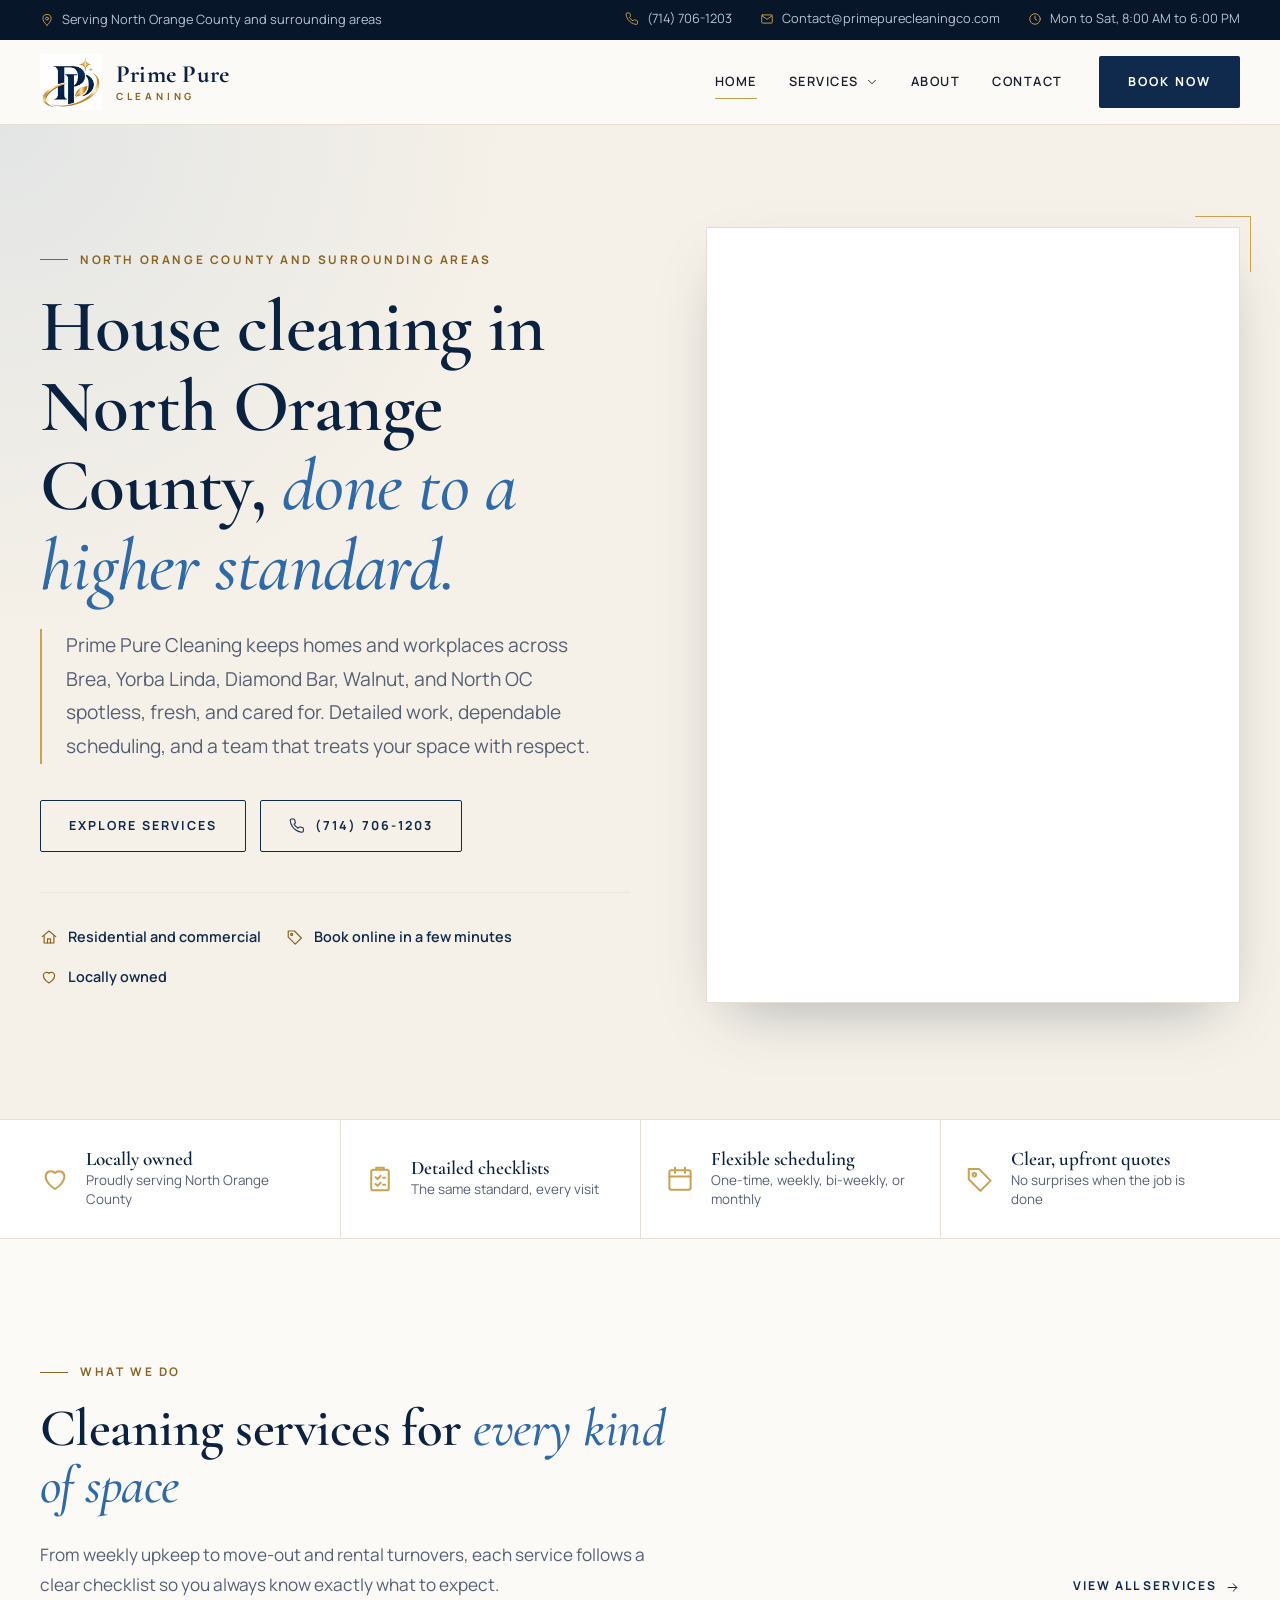
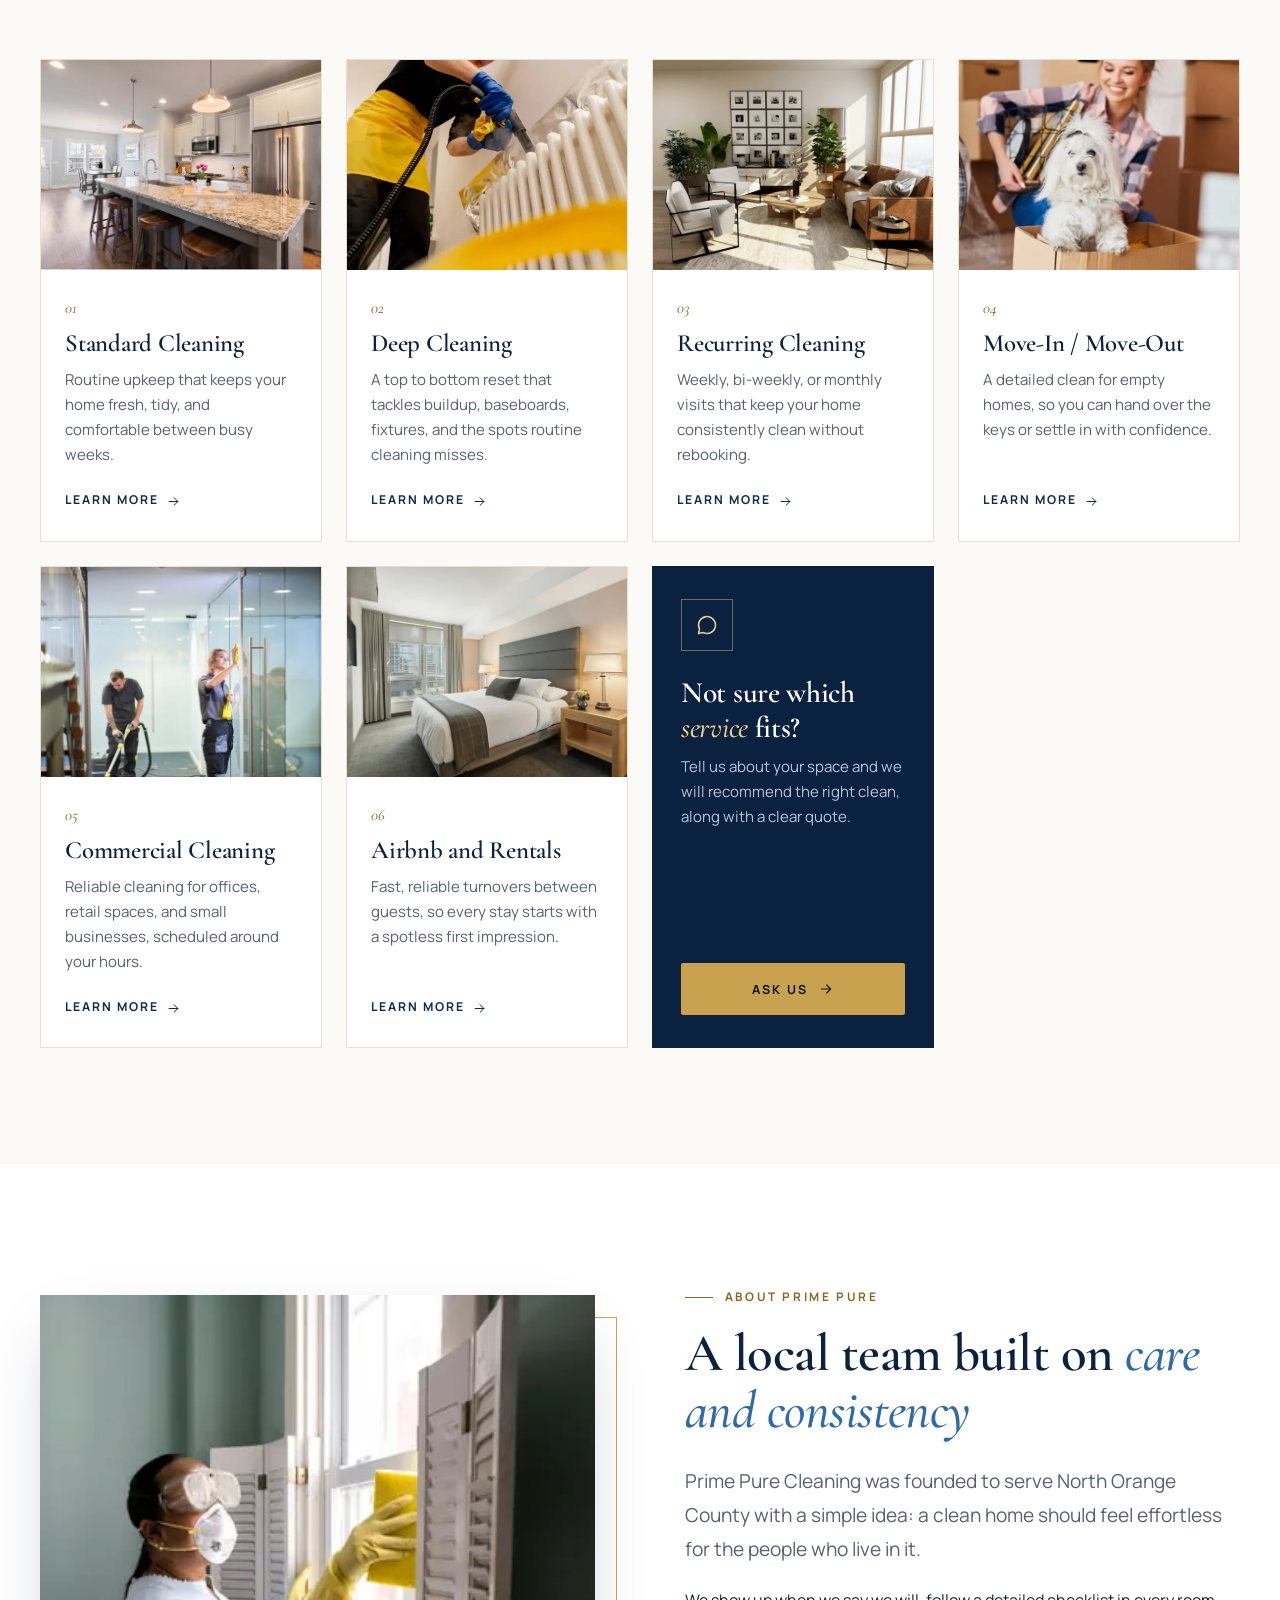
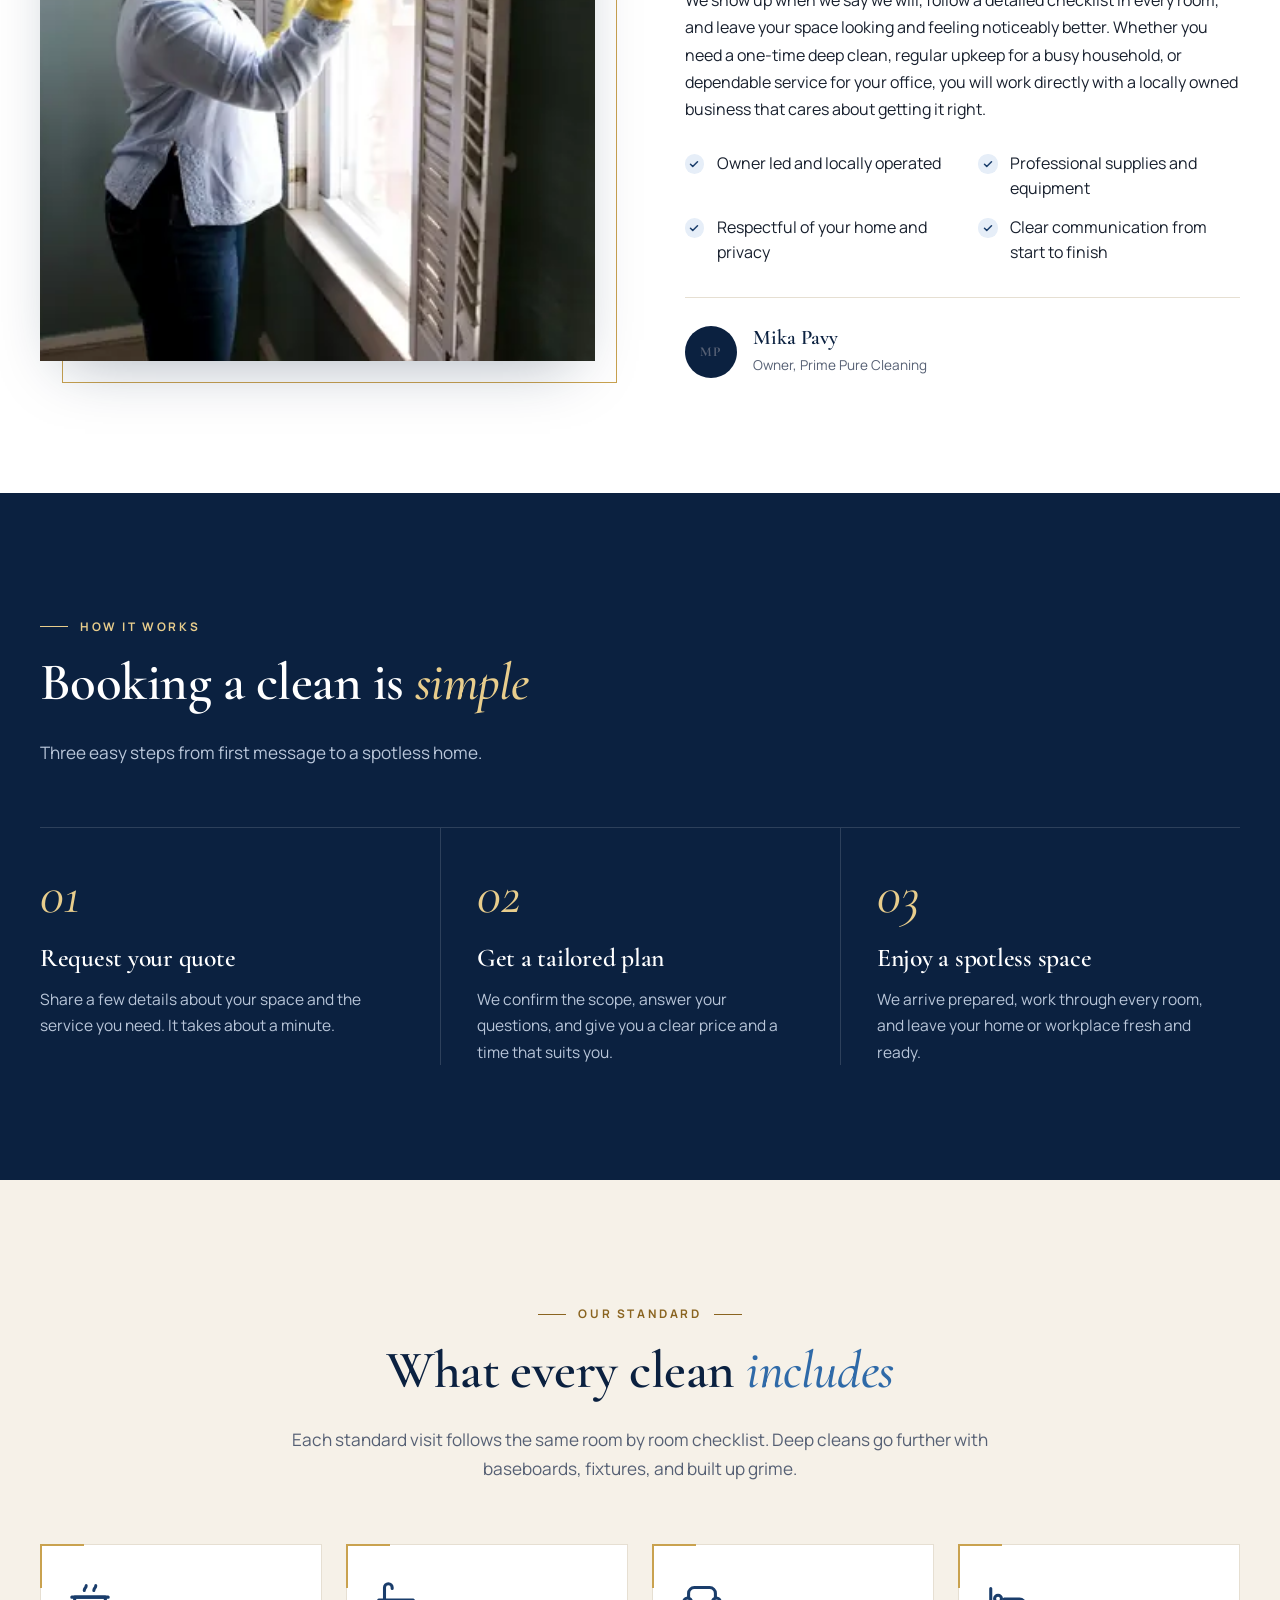
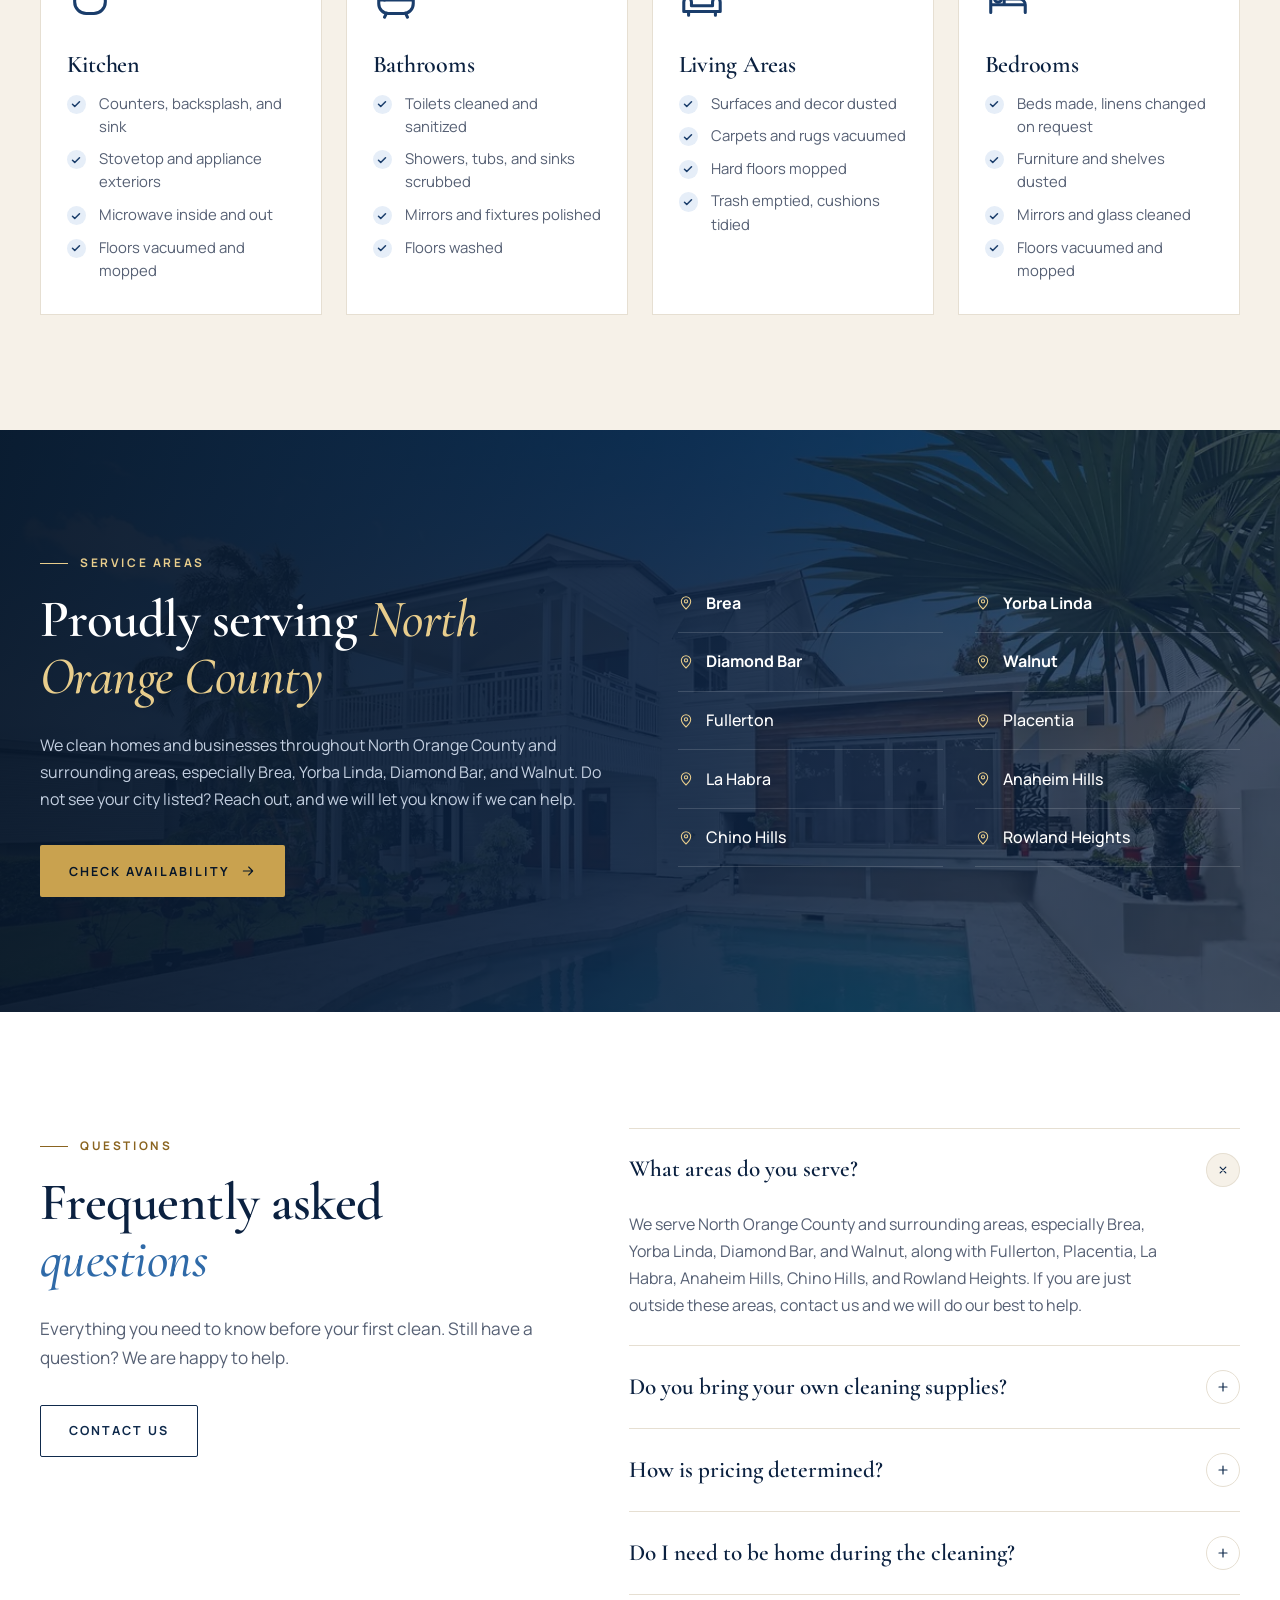
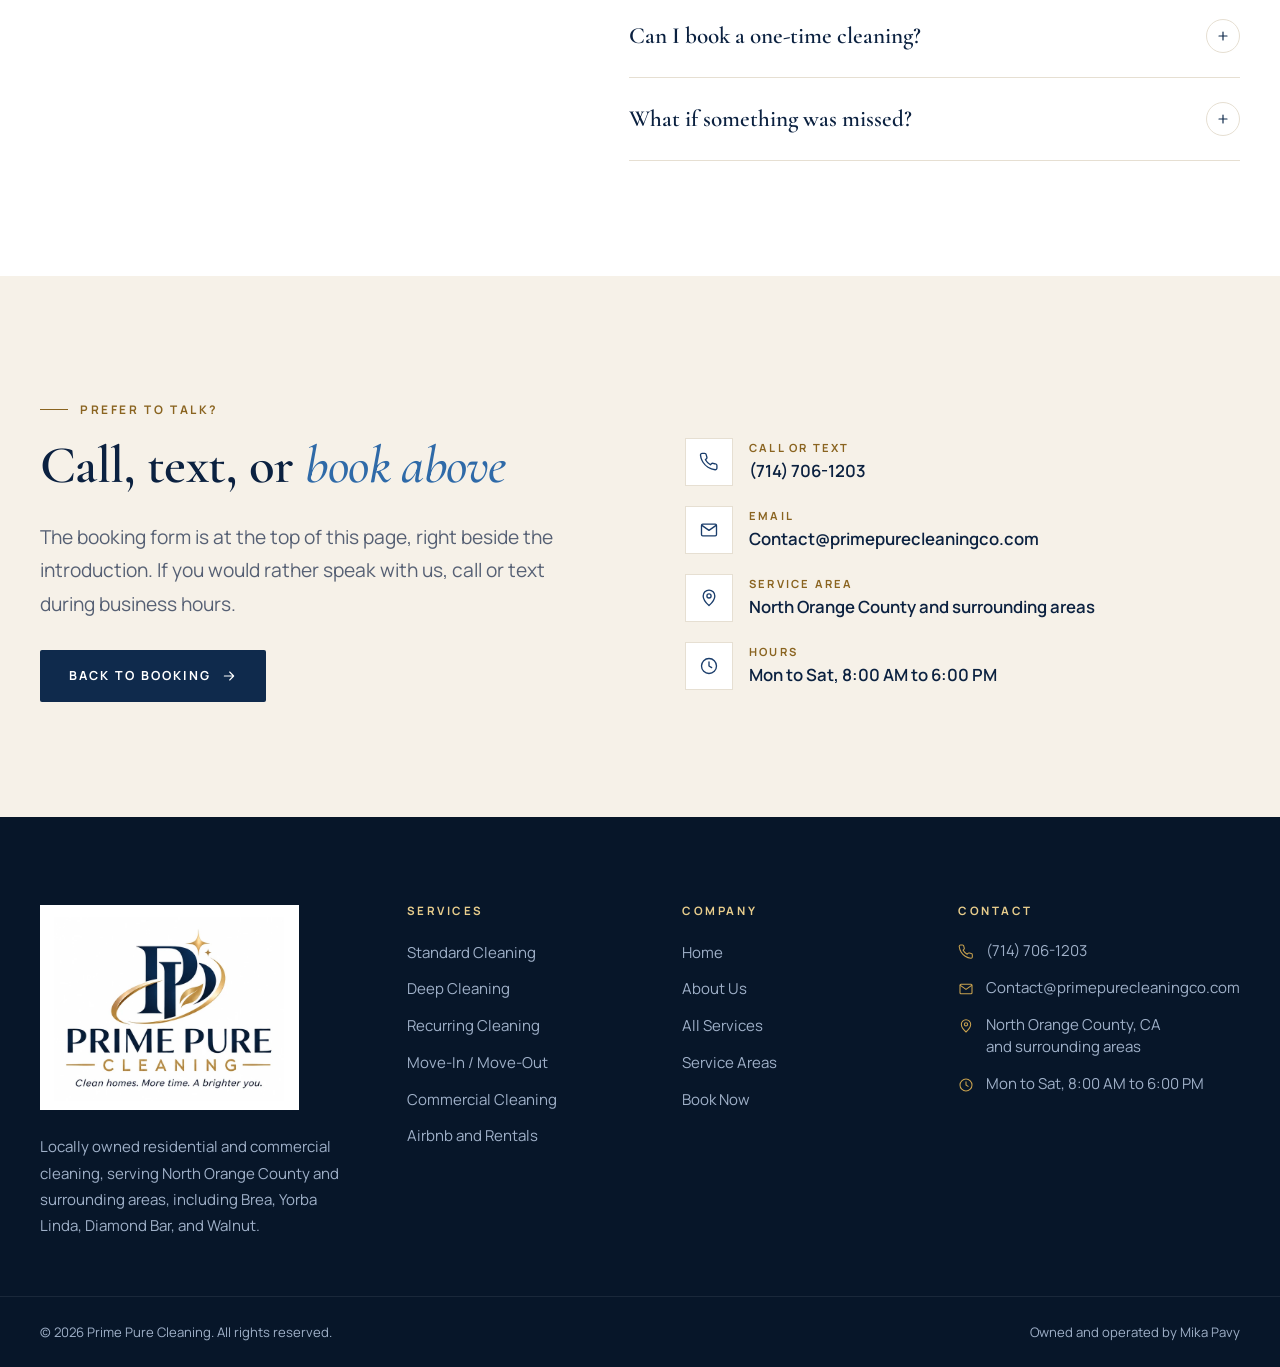
<file: index.html>
<!doctype html>
<html lang="en-US">
<head>
<meta charset="utf-8">
<meta name="viewport" content="width=device-width, initial-scale=1, viewport-fit=cover">
<title>Prime Pure Cleaning | House Cleaning in North Orange County, CA</title>
<meta name="description" content="Professional house and commercial cleaning in North Orange County, including Brea, Yorba Linda, Diamond Bar, and Walnut. Standard, deep, recurring, move-out, commercial, and Airbnb cleaning. Book online.">
<meta name="robots" content="index, follow">
<link rel="canonical" href="https://primepurecleaning.com/">
<meta name="author" content="Prime Pure Cleaning">
<meta name="theme-color" content="#0b2140">
<meta name="format-detection" content="telephone=yes">
<meta name="geo.region" content="US-CA">
<meta name="geo.placename" content="North Orange County, California">
<meta property="og:type" content="website">
<meta property="og:site_name" content="Prime Pure Cleaning">
<meta property="og:locale" content="en_US">
<meta property="og:title" content="Prime Pure Cleaning | House Cleaning in North Orange County, CA">
<meta property="og:description" content="Professional house and commercial cleaning in North Orange County, including Brea, Yorba Linda, Diamond Bar, and Walnut. Standard, deep, recurring, move-out, commercial, and Airbnb cleaning. Book online.">
<meta property="og:url" content="https://primepurecleaning.com/">
<meta property="og:image" content="https://primepurecleaning.com/assets/img/og-image.jpg">
<meta property="og:image:width" content="1200">
<meta property="og:image:height" content="630">
<meta property="og:image:alt" content="Prime Pure Cleaning logo, serving North Orange County, California">
<meta name="twitter:card" content="summary_large_image">
<meta name="twitter:title" content="Prime Pure Cleaning | House Cleaning in North Orange County, CA">
<meta name="twitter:description" content="Professional house and commercial cleaning in North Orange County, including Brea, Yorba Linda, Diamond Bar, and Walnut. Standard, deep, recurring, move-out, commercial, and Airbnb cleaning. Book online.">
<meta name="twitter:image" content="https://primepurecleaning.com/assets/img/og-image.jpg">
<link rel="icon" href="/favicon.ico" sizes="48x48">
<link rel="icon" href="/favicon-32.png" type="image/png" sizes="32x32">
<link rel="icon" href="/favicon-192.png" type="image/png" sizes="192x192">
<link rel="apple-touch-icon" href="/apple-touch-icon.png">
<link rel="manifest" href="/site.webmanifest">
<link rel="preconnect" href="https://fonts.googleapis.com">
<link rel="preconnect" href="https://fonts.gstatic.com" crossorigin>
<link rel="stylesheet" href="https://fonts.googleapis.com/css2?family=Cormorant+Garamond:ital,wght@0,500;0,600;0,700;1,500;1,600&family=Manrope:wght@400;500;600;700&display=swap">
<link rel="stylesheet" href="/assets/css/styles.css?v=4">
<script>document.documentElement.classList.add("js")</script>
<script type="application/ld+json">{"@context":"https://schema.org","@type":"LocalBusiness","@id":"https://primepurecleaning.com/#business","name":"Prime Pure Cleaning","description":"Residential and commercial cleaning company serving North Orange County, California and surrounding areas, including Brea, Yorba Linda, Diamond Bar, and Walnut.","url":"https://primepurecleaning.com/","logo":"https://primepurecleaning.com/assets/img/logo-320.png","image":"https://primepurecleaning.com/assets/img/og-image.jpg","telephone":"+17147061203","email":"Contact@primepurecleaningco.com","priceRange":"$$","founder":{"@type":"Person","name":"Mika Pavy"},"address":{"@type":"PostalAddress","addressRegion":"CA","addressCountry":"US"},"areaServed":[{"@type":"AdministrativeArea","name":"North Orange County, CA"},{"@type":"City","name":"Brea, CA"},{"@type":"City","name":"Yorba Linda, CA"},{"@type":"City","name":"Diamond Bar, CA"},{"@type":"City","name":"Walnut, CA"},{"@type":"City","name":"Fullerton, CA"},{"@type":"City","name":"Placentia, CA"},{"@type":"City","name":"La Habra, CA"},{"@type":"City","name":"Anaheim Hills, CA"},{"@type":"City","name":"Chino Hills, CA"},{"@type":"City","name":"Rowland Heights, CA"}],"openingHoursSpecification":[{"@type":"OpeningHoursSpecification","dayOfWeek":["Monday","Tuesday","Wednesday","Thursday","Friday","Saturday"],"opens":"08:00","closes":"18:00"}],"hasOfferCatalog":{"@type":"OfferCatalog","name":"Cleaning Services","itemListElement":[{"@type":"Offer","itemOffered":{"@type":"Service","name":"Standard Cleaning","url":"https://primepurecleaning.com/services/standard-cleaning/"}},{"@type":"Offer","itemOffered":{"@type":"Service","name":"Deep Cleaning","url":"https://primepurecleaning.com/services/deep-cleaning/"}},{"@type":"Offer","itemOffered":{"@type":"Service","name":"Recurring Cleaning","url":"https://primepurecleaning.com/services/recurring-cleaning/"}},{"@type":"Offer","itemOffered":{"@type":"Service","name":"Move-In and Move-Out Cleaning","url":"https://primepurecleaning.com/services/move-in-move-out-cleaning/"}},{"@type":"Offer","itemOffered":{"@type":"Service","name":"Commercial Cleaning","url":"https://primepurecleaning.com/services/commercial-cleaning/"}},{"@type":"Offer","itemOffered":{"@type":"Service","name":"Airbnb and Vacation Rental Cleaning","url":"https://primepurecleaning.com/services/airbnb-vacation-rental-cleaning/"}}]}}</script>
<script type="application/ld+json">{"@context":"https://schema.org","@type":"FAQPage","mainEntity":[{"@type":"Question","name":"What areas do you serve?","acceptedAnswer":{"@type":"Answer","text":"We serve North Orange County and surrounding areas, especially Brea, Yorba Linda, Diamond Bar, and Walnut, along with Fullerton, Placentia, La Habra, Anaheim Hills, Chino Hills, and Rowland Heights. If you are just outside these areas, contact us and we will do our best to help."}},{"@type":"Question","name":"Do you bring your own cleaning supplies?","acceptedAnswer":{"@type":"Answer","text":"Yes. We arrive with professional supplies and equipment. If you would like us to use specific products in your home, just let us know."}},{"@type":"Question","name":"How is pricing determined?","acceptedAnswer":{"@type":"Answer","text":"Every space is different, so we quote based on the size of your home or business, its condition, and the service you choose. You will always receive a clear price before any work begins."}},{"@type":"Question","name":"Do I need to be home during the cleaning?","acceptedAnswer":{"@type":"Answer","text":"No. Many clients share a door code, lockbox, or spare key. We confirm when we arrive and let you know as soon as the clean is complete."}},{"@type":"Question","name":"Can I book a one-time cleaning?","acceptedAnswer":{"@type":"Answer","text":"Absolutely. Many clients start with a one-time standard or deep clean, and you can switch to a recurring plan at any time."}},{"@type":"Question","name":"What if something was missed?","acceptedAnswer":{"@type":"Answer","text":"Your satisfaction matters to us. If anything is not right, contact us within 24 hours and we will come back to take care of it."}}]}</script>
<script type="application/ld+json">{"@context":"https://schema.org","@type":"WebSite","name":"Prime Pure Cleaning","url":"https://primepurecleaning.com/"}</script>
</head>
<body>
<a class="skip-link" href="#main">Skip to content</a>
<div class="topbar">
<div class="container">
<span><svg viewBox="0 0 24 24" fill="none" stroke="currentColor" stroke-width="1.6" stroke-linecap="round" stroke-linejoin="round" aria-hidden="true" focusable="false"><path d="M12 21s-7-6.1-7-11.5a7 7 0 0 1 14 0C19 14.9 12 21 12 21z"/><circle cx="12" cy="9.5" r="2.5"/></svg>Serving North Orange County and surrounding areas</span>
<ul>
<li><a href="tel:+17147061203"><svg viewBox="0 0 24 24" fill="none" stroke="currentColor" stroke-width="1.6" stroke-linecap="round" stroke-linejoin="round" aria-hidden="true" focusable="false"><path d="M21.5 16.4v2.9a2 2 0 0 1-2.2 2 19.6 19.6 0 0 1-8.5-3 19.3 19.3 0 0 1-6-6A19.6 19.6 0 0 1 1.8 3.8 2 2 0 0 1 3.8 1.6h2.9a2 2 0 0 1 2 1.7c.1.9.4 1.8.7 2.7a2 2 0 0 1-.5 2.1L7.7 9.3a16 16 0 0 0 6 6l1.2-1.2a2 2 0 0 1 2.1-.5c.9.3 1.8.6 2.7.7a2 2 0 0 1 1.8 2.1z"/></svg>(714) 706-1203</a></li>
<li><a href="mailto:Contact@primepurecleaningco.com"><svg viewBox="0 0 24 24" fill="none" stroke="currentColor" stroke-width="1.6" stroke-linecap="round" stroke-linejoin="round" aria-hidden="true" focusable="false"><rect x="3" y="5" width="18" height="14" rx="1.5"/><path d="M3.5 6.5l8.5 6 8.5-6"/></svg>Contact@primepurecleaningco.com</a></li>
<li><span><svg viewBox="0 0 24 24" fill="none" stroke="currentColor" stroke-width="1.6" stroke-linecap="round" stroke-linejoin="round" aria-hidden="true" focusable="false"><circle cx="12" cy="12" r="9"/><path d="M12 7v5l3.2 2"/></svg>Mon to Sat, 8:00 AM to 6:00 PM</span></li>
</ul>
</div>
</div>
<header class="site-header">
<div class="container">
<a class="brand" href="/" aria-label="Prime Pure Cleaning home">
<img src="/assets/img/logo-mark.webp" width="454" height="408" alt="">
<span class="brand__text"><span class="brand__name">Prime Pure</span><span class="brand__tag">Cleaning</span></span>
</a>
<nav class="nav" aria-label="Main">
<ul class="nav__list">
<li class="nav__item"><a class="nav__link" href="/" aria-current="page">Home</a></li>
<li class="nav__item nav__item--drop">
<a class="nav__link" href="/services/" aria-haspopup="true">Services<svg viewBox="0 0 24 24" fill="none" stroke="currentColor" stroke-width="1.6" stroke-linecap="round" stroke-linejoin="round" aria-hidden="true" focusable="false"><path d="M6 9l6 6 6-6"/></svg></a>
<div class="dropdown">
<a href="/services/standard-cleaning/"><strong>Standard Cleaning</strong><small>Routine upkeep that keeps your home fresh, tidy, and comfortable between busy weeks.</small></a>
<a href="/services/deep-cleaning/"><strong>Deep Cleaning</strong><small>A top to bottom reset that tackles buildup, baseboards, fixtures, and the spots routine cleaning misses.</small></a>
<a href="/services/recurring-cleaning/"><strong>Recurring Cleaning</strong><small>Weekly, bi-weekly, or monthly visits that keep your home consistently clean without rebooking.</small></a>
<a href="/services/move-in-move-out-cleaning/"><strong>Move-In / Move-Out</strong><small>A detailed clean for empty homes, so you can hand over the keys or settle in with confidence.</small></a>
<a href="/services/commercial-cleaning/"><strong>Commercial Cleaning</strong><small>Reliable cleaning for offices, retail spaces, and small businesses, scheduled around your hours.</small></a>
<a href="/services/airbnb-vacation-rental-cleaning/"><strong>Airbnb and Rentals</strong><small>Fast, reliable turnovers between guests, so every stay starts with a spotless first impression.</small></a>
<a class="dropdown__all text-link" href="/services/"><span>View all services</span><svg viewBox="0 0 24 24" fill="none" stroke="currentColor" stroke-width="1.6" stroke-linecap="round" stroke-linejoin="round" aria-hidden="true" focusable="false"><path d="M5 12h14M13 6l6 6-6 6"/></svg></a>
</div>
</li>
<li class="nav__item"><a class="nav__link" href="/about/">About</a></li>
<li class="nav__item"><a class="nav__link" href="/contact/">Contact</a></li>
</ul>
<a class="btn btn--primary" href="/#book">Book Now</a>
</nav>
<button class="nav-toggle" type="button" aria-label="Open menu" aria-expanded="false" aria-controls="drawer"><svg viewBox="0 0 24 24" fill="none" stroke="currentColor" stroke-width="1.6" stroke-linecap="round" stroke-linejoin="round" aria-hidden="true" focusable="false"><path d="M3.5 7h17M3.5 12h17M3.5 17h11"/></svg></button>
</div>
</header>
<div class="drawer" id="drawer" aria-hidden="true">
<div class="drawer__scrim" data-close></div>
<div class="drawer__panel" role="dialog" aria-modal="true" aria-label="Menu">
<div class="drawer__head">
<a class="brand" href="/" aria-label="Prime Pure Cleaning home">
<img src="/assets/img/logo-mark.webp" width="454" height="408" alt="">
<span class="brand__text"><span class="brand__name">Prime Pure</span><span class="brand__tag">Cleaning</span></span>
</a>
<button class="nav-toggle drawer__close" type="button" aria-label="Close menu" data-close style="display:inline-flex"><svg viewBox="0 0 24 24" fill="none" stroke="currentColor" stroke-width="1.6" stroke-linecap="round" stroke-linejoin="round" aria-hidden="true" focusable="false"><path d="M6 6l12 12M18 6L6 18"/></svg></button>
</div>
<nav class="drawer__nav" aria-label="Mobile">
<a href="/">Home</a>
<span class="drawer__label">Services</span>
<div class="drawer__services">
<a href="/services/standard-cleaning/">Standard Cleaning<svg viewBox="0 0 24 24" fill="none" stroke="currentColor" stroke-width="1.6" stroke-linecap="round" stroke-linejoin="round" aria-hidden="true" focusable="false"><path d="M9 6l6 6-6 6"/></svg></a>
<a href="/services/deep-cleaning/">Deep Cleaning<svg viewBox="0 0 24 24" fill="none" stroke="currentColor" stroke-width="1.6" stroke-linecap="round" stroke-linejoin="round" aria-hidden="true" focusable="false"><path d="M9 6l6 6-6 6"/></svg></a>
<a href="/services/recurring-cleaning/">Recurring Cleaning<svg viewBox="0 0 24 24" fill="none" stroke="currentColor" stroke-width="1.6" stroke-linecap="round" stroke-linejoin="round" aria-hidden="true" focusable="false"><path d="M9 6l6 6-6 6"/></svg></a>
<a href="/services/move-in-move-out-cleaning/">Move-In / Move-Out<svg viewBox="0 0 24 24" fill="none" stroke="currentColor" stroke-width="1.6" stroke-linecap="round" stroke-linejoin="round" aria-hidden="true" focusable="false"><path d="M9 6l6 6-6 6"/></svg></a>
<a href="/services/commercial-cleaning/">Commercial Cleaning<svg viewBox="0 0 24 24" fill="none" stroke="currentColor" stroke-width="1.6" stroke-linecap="round" stroke-linejoin="round" aria-hidden="true" focusable="false"><path d="M9 6l6 6-6 6"/></svg></a>
<a href="/services/airbnb-vacation-rental-cleaning/">Airbnb and Rentals<svg viewBox="0 0 24 24" fill="none" stroke="currentColor" stroke-width="1.6" stroke-linecap="round" stroke-linejoin="round" aria-hidden="true" focusable="false"><path d="M9 6l6 6-6 6"/></svg></a>
<a href="/services/">All services<svg viewBox="0 0 24 24" fill="none" stroke="currentColor" stroke-width="1.6" stroke-linecap="round" stroke-linejoin="round" aria-hidden="true" focusable="false"><path d="M9 6l6 6-6 6"/></svg></a>
</div>
<a href="/about/">About</a>
<a href="/contact/">Contact</a>
</nav>
<div class="drawer__foot">
<a class="btn btn--primary btn--block" href="/#book">Book Now</a>
<a class="btn btn--outline btn--block" href="tel:+17147061203"><svg viewBox="0 0 24 24" fill="none" stroke="currentColor" stroke-width="1.6" stroke-linecap="round" stroke-linejoin="round" aria-hidden="true" focusable="false"><path d="M21.5 16.4v2.9a2 2 0 0 1-2.2 2 19.6 19.6 0 0 1-8.5-3 19.3 19.3 0 0 1-6-6A19.6 19.6 0 0 1 1.8 3.8 2 2 0 0 1 3.8 1.6h2.9a2 2 0 0 1 2 1.7c.1.9.4 1.8.7 2.7a2 2 0 0 1-.5 2.1L7.7 9.3a16 16 0 0 0 6 6l1.2-1.2a2 2 0 0 1 2.1-.5c.9.3 1.8.6 2.7.7a2 2 0 0 1 1.8 2.1z"/></svg>Call (714) 706-1203</a>
</div>
</div>
</div>
<main id="main">
<section class="hero hero--book">
<div class="container">
<div>
<span class="eyebrow">North Orange County and Surrounding Areas</span>
<h1>House cleaning in North Orange County, <em>done to a higher standard.</em></h1>
<p class="lead">Prime Pure Cleaning keeps homes and workplaces across Brea, Yorba Linda, Diamond Bar, Walnut, and North OC spotless, fresh, and cared for. Detailed work, dependable scheduling, and a team that treats your space with respect.</p>
<div class="btn-row">
<a class="btn btn--outline" href="/services/">Explore Services</a>
<a class="btn btn--outline" href="tel:+17147061203"><svg viewBox="0 0 24 24" fill="none" stroke="currentColor" stroke-width="1.6" stroke-linecap="round" stroke-linejoin="round" aria-hidden="true" focusable="false"><path d="M21.5 16.4v2.9a2 2 0 0 1-2.2 2 19.6 19.6 0 0 1-8.5-3 19.3 19.3 0 0 1-6-6A19.6 19.6 0 0 1 1.8 3.8 2 2 0 0 1 3.8 1.6h2.9a2 2 0 0 1 2 1.7c.1.9.4 1.8.7 2.7a2 2 0 0 1-.5 2.1L7.7 9.3a16 16 0 0 0 6 6l1.2-1.2a2 2 0 0 1 2.1-.5c.9.3 1.8.6 2.7.7a2 2 0 0 1 1.8 2.1z"/></svg>(714) 706-1203</a>
</div>
<ul class="hero__meta">
<li><svg viewBox="0 0 24 24" fill="none" stroke="currentColor" stroke-width="1.6" stroke-linecap="round" stroke-linejoin="round" aria-hidden="true" focusable="false"><path d="M3 11.5L12 4l9 7.5"/><path d="M5.5 10v10h13V10"/><path d="M10 20v-5.5h4V20"/></svg>Residential and commercial</li>
<li><svg viewBox="0 0 24 24" fill="none" stroke="currentColor" stroke-width="1.6" stroke-linecap="round" stroke-linejoin="round" aria-hidden="true" focusable="false"><path d="M3 12.2V4h8.2l9.3 9.3-8.2 8.2z"/><circle cx="7.5" cy="8.5" r="1.4"/></svg>Book online in a few minutes</li>
<li><svg viewBox="0 0 24 24" fill="none" stroke="currentColor" stroke-width="1.6" stroke-linecap="round" stroke-linejoin="round" aria-hidden="true" focusable="false"><path d="M12 20s-7.5-4.4-7.5-10.2A4.3 4.3 0 0 1 12 7.2a4.3 4.3 0 0 1 7.5 2.6C19.5 15.6 12 20 12 20z"/></svg>Locally owned</li>
</ul>
</div>
<div class="book-card" id="book">
<iframe src="https://primepurecleaningco.bookingkoala.com/booknow?embed=true" title="Book a cleaning with Prime Pure Cleaning" width="100%" scrolling="yes"></iframe>
</div>
</div>
</section>

<section class="trust" aria-label="Why clients choose us">
<div class="container">
<ul>
<li><svg viewBox="0 0 24 24" fill="none" stroke="currentColor" stroke-width="1.6" stroke-linecap="round" stroke-linejoin="round" aria-hidden="true" focusable="false"><path d="M12 20s-7.5-4.4-7.5-10.2A4.3 4.3 0 0 1 12 7.2a4.3 4.3 0 0 1 7.5 2.6C19.5 15.6 12 20 12 20z"/></svg><div><strong>Locally owned</strong><span>Proudly serving North Orange County</span></div></li>
<li><svg viewBox="0 0 24 24" fill="none" stroke="currentColor" stroke-width="1.6" stroke-linecap="round" stroke-linejoin="round" aria-hidden="true" focusable="false"><rect x="5" y="4.5" width="14" height="16.5" rx="1.5"/><path d="M9 4.5V3h6v1.5"/><path d="M8.5 10.5l1.5 1.5 2.5-2.5M14.5 11h1.5M8.5 16l1.5 1.5 2.5-2.5M14.5 16.5h1.5"/></svg><div><strong>Detailed checklists</strong><span>The same standard, every visit</span></div></li>
<li><svg viewBox="0 0 24 24" fill="none" stroke="currentColor" stroke-width="1.6" stroke-linecap="round" stroke-linejoin="round" aria-hidden="true" focusable="false"><rect x="3.5" y="5" width="17" height="15.5" rx="1.5"/><path d="M3.5 10h17M8 3v4M16 3v4"/></svg><div><strong>Flexible scheduling</strong><span>One-time, weekly, bi-weekly, or monthly</span></div></li>
<li><svg viewBox="0 0 24 24" fill="none" stroke="currentColor" stroke-width="1.6" stroke-linecap="round" stroke-linejoin="round" aria-hidden="true" focusable="false"><path d="M3 12.2V4h8.2l9.3 9.3-8.2 8.2z"/><circle cx="7.5" cy="8.5" r="1.4"/></svg><div><strong>Clear, upfront quotes</strong><span>No surprises when the job is done</span></div></li>
</ul>
</div>
</section>

<section class="section" aria-labelledby="services-title">
<div class="container">
<div class="section-head section-head--split reveal">
<div>
<span class="eyebrow">What We Do</span>
<h2 id="services-title">Cleaning services for <em>every kind of space</em></h2>
<p>From weekly upkeep to move-out and rental turnovers, each service follows a clear checklist so you always know exactly what to expect.</p>
</div>
<a class="text-link" href="/services/"><span>View all services</span><svg viewBox="0 0 24 24" fill="none" stroke="currentColor" stroke-width="1.6" stroke-linecap="round" stroke-linejoin="round" aria-hidden="true" focusable="false"><path d="M5 12h14M13 6l6 6-6 6"/></svg></a>
</div>
<div class="cards">
<article class="card reveal">
<div class="card__media"><img src="/assets/img/standard-kitchen-640.webp" srcset="/assets/img/standard-kitchen-640.webp 640w, /assets/img/standard-kitchen-1080.webp 1080w" sizes="(min-width: 1180px) 290px, (min-width: 768px) 50vw, 100vw" width="1080" height="720" alt="Bright, freshly cleaned kitchen with a polished granite island" loading="lazy" decoding="async"></div>
<div class="card__body">
<span class="card__num">01</span>
<h3><a href="/services/standard-cleaning/">Standard Cleaning</a></h3>
<p>Routine upkeep that keeps your home fresh, tidy, and comfortable between busy weeks.</p>
<span class="text-link"><span>Learn more</span><svg viewBox="0 0 24 24" fill="none" stroke="currentColor" stroke-width="1.6" stroke-linecap="round" stroke-linejoin="round" aria-hidden="true" focusable="false"><path d="M5 12h14M13 6l6 6-6 6"/></svg></span>
</div>
</article>
<article class="card reveal">
<div class="card__media"><img src="/assets/img/deep-clean-steam-640.webp" srcset="/assets/img/deep-clean-steam-640.webp 640w, /assets/img/deep-clean-steam-1200.webp 1200w" sizes="(min-width: 1180px) 290px, (min-width: 768px) 50vw, 100vw" width="1200" height="717" alt="Cleaner steam cleaning a radiator to remove built up dust" loading="lazy" decoding="async"></div>
<div class="card__body">
<span class="card__num">02</span>
<h3><a href="/services/deep-cleaning/">Deep Cleaning</a></h3>
<p>A top to bottom reset that tackles buildup, baseboards, fixtures, and the spots routine cleaning misses.</p>
<span class="text-link"><span>Learn more</span><svg viewBox="0 0 24 24" fill="none" stroke="currentColor" stroke-width="1.6" stroke-linecap="round" stroke-linejoin="round" aria-hidden="true" focusable="false"><path d="M5 12h14M13 6l6 6-6 6"/></svg></span>
</div>
</article>
<article class="card reveal">
<div class="card__media"><img src="/assets/img/living-room-bright-640.webp" srcset="/assets/img/living-room-bright-640.webp 640w, /assets/img/living-room-bright-1200.webp 1200w" sizes="(min-width: 1180px) 290px, (min-width: 768px) 50vw, 100vw" width="1200" height="900" alt="Bright, tidy living room in a well kept home" loading="lazy" decoding="async"></div>
<div class="card__body">
<span class="card__num">03</span>
<h3><a href="/services/recurring-cleaning/">Recurring Cleaning</a></h3>
<p>Weekly, bi-weekly, or monthly visits that keep your home consistently clean without rebooking.</p>
<span class="text-link"><span>Learn more</span><svg viewBox="0 0 24 24" fill="none" stroke="currentColor" stroke-width="1.6" stroke-linecap="round" stroke-linejoin="round" aria-hidden="true" focusable="false"><path d="M5 12h14M13 6l6 6-6 6"/></svg></span>
</div>
</article>
<article class="card reveal">
<div class="card__media"><img src="/assets/img/move-in-boxes-600.webp" srcset="/assets/img/move-in-boxes-600.webp 600w" sizes="(min-width: 1180px) 290px, (min-width: 768px) 50vw, 100vw" width="600" height="600" alt="Woman unpacking moving boxes with her dog in a new home" loading="lazy" decoding="async"></div>
<div class="card__body">
<span class="card__num">04</span>
<h3><a href="/services/move-in-move-out-cleaning/">Move-In / Move-Out</a></h3>
<p>A detailed clean for empty homes, so you can hand over the keys or settle in with confidence.</p>
<span class="text-link"><span>Learn more</span><svg viewBox="0 0 24 24" fill="none" stroke="currentColor" stroke-width="1.6" stroke-linecap="round" stroke-linejoin="round" aria-hidden="true" focusable="false"><path d="M5 12h14M13 6l6 6-6 6"/></svg></span>
</div>
</article>
<article class="card reveal">
<div class="card__media"><img src="/assets/img/office-cleaning-crew-640.webp" srcset="/assets/img/office-cleaning-crew-640.webp 640w, /assets/img/office-cleaning-crew-1080.webp 1080w" sizes="(min-width: 1180px) 290px, (min-width: 768px) 50vw, 100vw" width="1080" height="720" alt="Commercial cleaning team vacuuming and wiping glass in an office" loading="lazy" decoding="async"></div>
<div class="card__body">
<span class="card__num">05</span>
<h3><a href="/services/commercial-cleaning/">Commercial Cleaning</a></h3>
<p>Reliable cleaning for offices, retail spaces, and small businesses, scheduled around your hours.</p>
<span class="text-link"><span>Learn more</span><svg viewBox="0 0 24 24" fill="none" stroke="currentColor" stroke-width="1.6" stroke-linecap="round" stroke-linejoin="round" aria-hidden="true" focusable="false"><path d="M5 12h14M13 6l6 6-6 6"/></svg></span>
</div>
</article>
<article class="card reveal">
<div class="card__media"><img src="/assets/img/rental-bedroom-640.webp" srcset="/assets/img/rental-bedroom-640.webp 640w, /assets/img/rental-bedroom-1200.webp 1200w" sizes="(min-width: 1180px) 290px, (min-width: 768px) 50vw, 100vw" width="1200" height="800" alt="Hotel style bed with crisp white linens in a vacation rental" loading="lazy" decoding="async"></div>
<div class="card__body">
<span class="card__num">06</span>
<h3><a href="/services/airbnb-vacation-rental-cleaning/">Airbnb and Rentals</a></h3>
<p>Fast, reliable turnovers between guests, so every stay starts with a spotless first impression.</p>
<span class="text-link"><span>Learn more</span><svg viewBox="0 0 24 24" fill="none" stroke="currentColor" stroke-width="1.6" stroke-linecap="round" stroke-linejoin="round" aria-hidden="true" focusable="false"><path d="M5 12h14M13 6l6 6-6 6"/></svg></span>
</div>
</article>
<article class="card card--cta reveal">
<div>
<span class="card__mark"><svg viewBox="0 0 24 24" fill="none" stroke="currentColor" stroke-width="1.6" stroke-linecap="round" stroke-linejoin="round" aria-hidden="true" focusable="false"><path d="M20.5 12a8.5 8.5 0 0 1-12.4 7.5L3.5 20.5l1-4.4A8.5 8.5 0 1 1 20.5 12z"/></svg></span>
<h3>Not sure which <em>service</em> fits?</h3>
<p>Tell us about your space and we will recommend the right clean, along with a clear quote.</p>
</div>
<a class="btn btn--gold" href="/contact/">Ask Us<svg viewBox="0 0 24 24" fill="none" stroke="currentColor" stroke-width="1.6" stroke-linecap="round" stroke-linejoin="round" aria-hidden="true" focusable="false"><path d="M5 12h14M13 6l6 6-6 6"/></svg></a>
</article>
</div>
</div>
</section>

<section class="section section--white" aria-labelledby="about-title">
<div class="container split">
<div class="split__media framed reveal">
<div class="framed__img"><img src="/assets/img/window-cleaning-640.webp" srcset="/assets/img/window-cleaning-640.webp 640w, /assets/img/window-cleaning-1200.webp 1200w" sizes="(min-width: 1024px) 560px, 100vw" width="1200" height="800" alt="Professional cleaner in a mask wiping down a window frame" loading="lazy" decoding="async"></div>
</div>
<div class="reveal">
<span class="eyebrow">About Prime Pure</span>
<h2 id="about-title">A local team built on <em>care and consistency</em></h2>
<p class="lead">Prime Pure Cleaning was founded to serve North Orange County with a simple idea: a clean home should feel effortless for the people who live in it.</p>
<p>We show up when we say we will, follow a detailed checklist in every room, and leave your space looking and feeling noticeably better. Whether you need a one-time deep clean, regular upkeep for a busy household, or dependable service for your office, you will work directly with a locally owned business that cares about getting it right.</p>
<ul class="checklist checklist--2" style="margin-top:1.75rem">
<li>Owner led and locally operated</li>
<li>Professional supplies and equipment</li>
<li>Respectful of your home and privacy</li>
<li>Clear communication from start to finish</li>
</ul>
<div class="signature">
<span class="signature__mark">MP</span>
<div><strong>Mika Pavy</strong><span>Owner, Prime Pure Cleaning</span></div>
</div>
</div>
</div>
</section>

<section class="section section--navy" aria-labelledby="process-title">
<div class="container">
<div class="section-head reveal">
<span class="eyebrow">How It Works</span>
<h2 id="process-title">Booking a clean is <em>simple</em></h2>
<p>Three easy steps from first message to a spotless home.</p>
</div>
<div class="steps">
<div class="step reveal"><div class="step__num">01</div><h3>Request your quote</h3><p>Share a few details about your space and the service you need. It takes about a minute.</p></div>
<div class="step reveal"><div class="step__num">02</div><h3>Get a tailored plan</h3><p>We confirm the scope, answer your questions, and give you a clear price and a time that suits you.</p></div>
<div class="step reveal"><div class="step__num">03</div><h3>Enjoy a spotless space</h3><p>We arrive prepared, work through every room, and leave your home or workplace fresh and ready.</p></div>
</div>
</div>
</section>

<section class="section section--cream" aria-labelledby="standard-title">
<div class="container">
<div class="section-head section-head--center reveal">
<span class="eyebrow">Our Standard</span>
<h2 id="standard-title">What every clean <em>includes</em></h2>
<p>Each standard visit follows the same room by room checklist. Deep cleans go further with baseboards, fixtures, and built up grime.</p>
</div>
<div class="rooms">
<div class="room reveal"><svg class="room__icon" viewBox="0 0 24 24" fill="none" stroke="currentColor" stroke-width="1.6" stroke-linecap="round" stroke-linejoin="round" aria-hidden="true" focusable="false"><path d="M4 10.5h16v2.5a6 6 0 0 1-6 6h-4a6 6 0 0 1-6-6z"/><path d="M2.5 10.5h19M9 7c0-1.2 1-1.3 1-2.5M14 7c0-1.2 1-1.3 1-2.5"/></svg><h3>Kitchen</h3><ul class="checklist"><li>Counters, backsplash, and sink</li><li>Stovetop and appliance exteriors</li><li>Microwave inside and out</li><li>Floors vacuumed and mopped</li></ul></div>
<div class="room reveal"><svg class="room__icon" viewBox="0 0 24 24" fill="none" stroke="currentColor" stroke-width="1.6" stroke-linecap="round" stroke-linejoin="round" aria-hidden="true" focusable="false"><path d="M3 12h18v2a5 5 0 0 1-5 5H8a5 5 0 0 1-5-5z"/><path d="M6 12V5.5a2 2 0 0 1 4 0V6"/><path d="M7 19l-1 2M17 19l1 2"/></svg><h3>Bathrooms</h3><ul class="checklist"><li>Toilets cleaned and sanitized</li><li>Showers, tubs, and sinks scrubbed</li><li>Mirrors and fixtures polished</li><li>Floors washed</li></ul></div>
<div class="room reveal"><svg class="room__icon" viewBox="0 0 24 24" fill="none" stroke="currentColor" stroke-width="1.6" stroke-linecap="round" stroke-linejoin="round" aria-hidden="true" focusable="false"><path d="M5 11V8.5a3 3 0 0 1 3-3h8a3 3 0 0 1 3 3V11"/><path d="M2.5 13a2 2 0 0 1 4 0v2h11v-2a2 2 0 0 1 4 0v5h-19z"/><path d="M5 18v2M19 18v2"/></svg><h3>Living Areas</h3><ul class="checklist"><li>Surfaces and decor dusted</li><li>Carpets and rugs vacuumed</li><li>Hard floors mopped</li><li>Trash emptied, cushions tidied</li></ul></div>
<div class="room reveal"><svg class="room__icon" viewBox="0 0 24 24" fill="none" stroke="currentColor" stroke-width="1.6" stroke-linecap="round" stroke-linejoin="round" aria-hidden="true" focusable="false"><path d="M3 18.5V6M3 14.5h18v4M21 18.5v-4a3 3 0 0 0-3-3h-8v3"/><circle cx="6.8" cy="11.3" r="1.8"/></svg><h3>Bedrooms</h3><ul class="checklist"><li>Beds made, linens changed on request</li><li>Furniture and shelves dusted</li><li>Mirrors and glass cleaned</li><li>Floors vacuumed and mopped</li></ul></div>
</div>
</div>
</section>

<section class="areas section" id="areas" aria-labelledby="areas-title">
<div class="areas__bg"><img src="/assets/img/socal-home-640.webp" srcset="/assets/img/socal-home-640.webp 640w, /assets/img/socal-home-1200.webp 1200w" sizes="100vw" width="1200" height="800" alt="" loading="lazy" decoding="async"></div>
<div class="container">
<div class="reveal on-dark">
<span class="eyebrow">Service Areas</span>
<h2 id="areas-title">Proudly serving <em>North Orange County</em></h2>
<p>We clean homes and businesses throughout North Orange County and surrounding areas, especially Brea, Yorba Linda, Diamond Bar, and Walnut. Do not see your city listed? Reach out, and we will let you know if we can help.</p>
<div class="btn-row" style="margin-top:2rem"><a class="btn btn--gold" href="/contact/">Check Availability<svg viewBox="0 0 24 24" fill="none" stroke="currentColor" stroke-width="1.6" stroke-linecap="round" stroke-linejoin="round" aria-hidden="true" focusable="false"><path d="M5 12h14M13 6l6 6-6 6"/></svg></a></div>
</div>
<ul class="area-list reveal">
<li class="is-primary"><svg viewBox="0 0 24 24" fill="none" stroke="currentColor" stroke-width="1.6" stroke-linecap="round" stroke-linejoin="round" aria-hidden="true" focusable="false"><path d="M12 21s-7-6.1-7-11.5a7 7 0 0 1 14 0C19 14.9 12 21 12 21z"/><circle cx="12" cy="9.5" r="2.5"/></svg>Brea</li>
<li class="is-primary"><svg viewBox="0 0 24 24" fill="none" stroke="currentColor" stroke-width="1.6" stroke-linecap="round" stroke-linejoin="round" aria-hidden="true" focusable="false"><path d="M12 21s-7-6.1-7-11.5a7 7 0 0 1 14 0C19 14.9 12 21 12 21z"/><circle cx="12" cy="9.5" r="2.5"/></svg>Yorba Linda</li>
<li class="is-primary"><svg viewBox="0 0 24 24" fill="none" stroke="currentColor" stroke-width="1.6" stroke-linecap="round" stroke-linejoin="round" aria-hidden="true" focusable="false"><path d="M12 21s-7-6.1-7-11.5a7 7 0 0 1 14 0C19 14.9 12 21 12 21z"/><circle cx="12" cy="9.5" r="2.5"/></svg>Diamond Bar</li>
<li class="is-primary"><svg viewBox="0 0 24 24" fill="none" stroke="currentColor" stroke-width="1.6" stroke-linecap="round" stroke-linejoin="round" aria-hidden="true" focusable="false"><path d="M12 21s-7-6.1-7-11.5a7 7 0 0 1 14 0C19 14.9 12 21 12 21z"/><circle cx="12" cy="9.5" r="2.5"/></svg>Walnut</li>
<li><svg viewBox="0 0 24 24" fill="none" stroke="currentColor" stroke-width="1.6" stroke-linecap="round" stroke-linejoin="round" aria-hidden="true" focusable="false"><path d="M12 21s-7-6.1-7-11.5a7 7 0 0 1 14 0C19 14.9 12 21 12 21z"/><circle cx="12" cy="9.5" r="2.5"/></svg>Fullerton</li>
<li><svg viewBox="0 0 24 24" fill="none" stroke="currentColor" stroke-width="1.6" stroke-linecap="round" stroke-linejoin="round" aria-hidden="true" focusable="false"><path d="M12 21s-7-6.1-7-11.5a7 7 0 0 1 14 0C19 14.9 12 21 12 21z"/><circle cx="12" cy="9.5" r="2.5"/></svg>Placentia</li>
<li><svg viewBox="0 0 24 24" fill="none" stroke="currentColor" stroke-width="1.6" stroke-linecap="round" stroke-linejoin="round" aria-hidden="true" focusable="false"><path d="M12 21s-7-6.1-7-11.5a7 7 0 0 1 14 0C19 14.9 12 21 12 21z"/><circle cx="12" cy="9.5" r="2.5"/></svg>La Habra</li>
<li><svg viewBox="0 0 24 24" fill="none" stroke="currentColor" stroke-width="1.6" stroke-linecap="round" stroke-linejoin="round" aria-hidden="true" focusable="false"><path d="M12 21s-7-6.1-7-11.5a7 7 0 0 1 14 0C19 14.9 12 21 12 21z"/><circle cx="12" cy="9.5" r="2.5"/></svg>Anaheim Hills</li>
<li><svg viewBox="0 0 24 24" fill="none" stroke="currentColor" stroke-width="1.6" stroke-linecap="round" stroke-linejoin="round" aria-hidden="true" focusable="false"><path d="M12 21s-7-6.1-7-11.5a7 7 0 0 1 14 0C19 14.9 12 21 12 21z"/><circle cx="12" cy="9.5" r="2.5"/></svg>Chino Hills</li>
<li><svg viewBox="0 0 24 24" fill="none" stroke="currentColor" stroke-width="1.6" stroke-linecap="round" stroke-linejoin="round" aria-hidden="true" focusable="false"><path d="M12 21s-7-6.1-7-11.5a7 7 0 0 1 14 0C19 14.9 12 21 12 21z"/><circle cx="12" cy="9.5" r="2.5"/></svg>Rowland Heights</li>
</ul>
</div>
</section>

<section class="section section--white" aria-labelledby="faq-title">
<div class="container split split--wide-text" style="align-items:start">
<div class="section-head reveal" style="margin-bottom:0">
<span class="eyebrow">Questions</span>
<h2 id="faq-title">Frequently asked <em>questions</em></h2>
<p>Everything you need to know before your first clean. Still have a question? We are happy to help.</p>
<div class="btn-row" style="margin-top:2rem"><a class="btn btn--outline" href="/contact/">Contact Us</a></div>
</div>
<div class="reveal"><div class="faq">
<details open><summary>What areas do you serve?</summary><p>We serve North Orange County and surrounding areas, especially Brea, Yorba Linda, Diamond Bar, and Walnut, along with Fullerton, Placentia, La Habra, Anaheim Hills, Chino Hills, and Rowland Heights. If you are just outside these areas, contact us and we will do our best to help.</p></details>
<details><summary>Do you bring your own cleaning supplies?</summary><p>Yes. We arrive with professional supplies and equipment. If you would like us to use specific products in your home, just let us know.</p></details>
<details><summary>How is pricing determined?</summary><p>Every space is different, so we quote based on the size of your home or business, its condition, and the service you choose. You will always receive a clear price before any work begins.</p></details>
<details><summary>Do I need to be home during the cleaning?</summary><p>No. Many clients share a door code, lockbox, or spare key. We confirm when we arrive and let you know as soon as the clean is complete.</p></details>
<details><summary>Can I book a one-time cleaning?</summary><p>Absolutely. Many clients start with a one-time standard or deep clean, and you can switch to a recurring plan at any time.</p></details>
<details><summary>What if something was missed?</summary><p>Your satisfaction matters to us. If anything is not right, contact us within 24 hours and we will come back to take care of it.</p></details>
</div></div>
</div>
</section>

<section class="section section--cream" aria-labelledby="reach-title">
<div class="container split" style="align-items:center">
<div class="reveal">
<span class="eyebrow">Prefer to talk?</span>
<h2 id="reach-title">Call, text, or <em>book above</em></h2>
<p class="lead">The booking form is at the top of this page, right beside the introduction. If you would rather speak with us, call or text during business hours.</p>
<div class="btn-row" style="margin-top:1.75rem"><a class="btn btn--primary" href="#book">Back to booking<svg viewBox="0 0 24 24" fill="none" stroke="currentColor" stroke-width="1.6" stroke-linecap="round" stroke-linejoin="round" aria-hidden="true" focusable="false"><path d="M5 12h14M13 6l6 6-6 6"/></svg></a></div>
</div>
<div class="reveal"><ul class="contact-list">
<li><span class="contact-list__icon"><svg viewBox="0 0 24 24" fill="none" stroke="currentColor" stroke-width="1.6" stroke-linecap="round" stroke-linejoin="round" aria-hidden="true" focusable="false"><path d="M21.5 16.4v2.9a2 2 0 0 1-2.2 2 19.6 19.6 0 0 1-8.5-3 19.3 19.3 0 0 1-6-6A19.6 19.6 0 0 1 1.8 3.8 2 2 0 0 1 3.8 1.6h2.9a2 2 0 0 1 2 1.7c.1.9.4 1.8.7 2.7a2 2 0 0 1-.5 2.1L7.7 9.3a16 16 0 0 0 6 6l1.2-1.2a2 2 0 0 1 2.1-.5c.9.3 1.8.6 2.7.7a2 2 0 0 1 1.8 2.1z"/></svg></span><div><small>Call or text</small><a href="tel:+17147061203">(714) 706-1203</a></div></li>
<li><span class="contact-list__icon"><svg viewBox="0 0 24 24" fill="none" stroke="currentColor" stroke-width="1.6" stroke-linecap="round" stroke-linejoin="round" aria-hidden="true" focusable="false"><rect x="3" y="5" width="18" height="14" rx="1.5"/><path d="M3.5 6.5l8.5 6 8.5-6"/></svg></span><div><small>Email</small><a href="mailto:Contact@primepurecleaningco.com">Contact@primepurecleaningco.com</a></div></li>
<li><span class="contact-list__icon"><svg viewBox="0 0 24 24" fill="none" stroke="currentColor" stroke-width="1.6" stroke-linecap="round" stroke-linejoin="round" aria-hidden="true" focusable="false"><path d="M12 21s-7-6.1-7-11.5a7 7 0 0 1 14 0C19 14.9 12 21 12 21z"/><circle cx="12" cy="9.5" r="2.5"/></svg></span><div><small>Service area</small><span>North Orange County and surrounding areas</span></div></li>
<li><span class="contact-list__icon"><svg viewBox="0 0 24 24" fill="none" stroke="currentColor" stroke-width="1.6" stroke-linecap="round" stroke-linejoin="round" aria-hidden="true" focusable="false"><circle cx="12" cy="12" r="9"/><path d="M12 7v5l3.2 2"/></svg></span><div><small>Hours</small><span>Mon to Sat, 8:00 AM to 6:00 PM</span></div></li>
</ul></div>
</div>
</section>
</main>
<footer class="site-footer">
<div class="container footer-main">
<div>
<a class="brand brand--lockup" href="/" aria-label="Prime Pure Cleaning home">
<img src="/assets/img/logo-lockup.webp" width="640" height="512" alt="Prime Pure Cleaning. Clean homes. More time. A brighter you.">
</a>
<p class="footer-about">Locally owned residential and commercial cleaning, serving North Orange County and surrounding areas, including Brea, Yorba Linda, Diamond Bar, and Walnut.</p>
</div>
<div>
<h2>Services</h2>
<ul class="footer-links">
<li><a href="/services/standard-cleaning/">Standard Cleaning</a></li>
<li><a href="/services/deep-cleaning/">Deep Cleaning</a></li>
<li><a href="/services/recurring-cleaning/">Recurring Cleaning</a></li>
<li><a href="/services/move-in-move-out-cleaning/">Move-In / Move-Out</a></li>
<li><a href="/services/commercial-cleaning/">Commercial Cleaning</a></li>
<li><a href="/services/airbnb-vacation-rental-cleaning/">Airbnb and Rentals</a></li>
</ul>
</div>
<div>
<h2>Company</h2>
<ul class="footer-links">
<li><a href="/">Home</a></li>
<li><a href="/about/">About Us</a></li>
<li><a href="/services/">All Services</a></li>
<li><a href="/#areas">Service Areas</a></li>
<li><a href="/#book">Book Now</a></li>
</ul>
</div>
<div>
<h2>Contact</h2>
<ul class="footer-contact">
<li><svg viewBox="0 0 24 24" fill="none" stroke="currentColor" stroke-width="1.6" stroke-linecap="round" stroke-linejoin="round" aria-hidden="true" focusable="false"><path d="M21.5 16.4v2.9a2 2 0 0 1-2.2 2 19.6 19.6 0 0 1-8.5-3 19.3 19.3 0 0 1-6-6A19.6 19.6 0 0 1 1.8 3.8 2 2 0 0 1 3.8 1.6h2.9a2 2 0 0 1 2 1.7c.1.9.4 1.8.7 2.7a2 2 0 0 1-.5 2.1L7.7 9.3a16 16 0 0 0 6 6l1.2-1.2a2 2 0 0 1 2.1-.5c.9.3 1.8.6 2.7.7a2 2 0 0 1 1.8 2.1z"/></svg><a href="tel:+17147061203">(714) 706-1203</a></li>
<li><svg viewBox="0 0 24 24" fill="none" stroke="currentColor" stroke-width="1.6" stroke-linecap="round" stroke-linejoin="round" aria-hidden="true" focusable="false"><rect x="3" y="5" width="18" height="14" rx="1.5"/><path d="M3.5 6.5l8.5 6 8.5-6"/></svg><a href="mailto:Contact@primepurecleaningco.com">Contact@primepurecleaningco.com</a></li>
<li><svg viewBox="0 0 24 24" fill="none" stroke="currentColor" stroke-width="1.6" stroke-linecap="round" stroke-linejoin="round" aria-hidden="true" focusable="false"><path d="M12 21s-7-6.1-7-11.5a7 7 0 0 1 14 0C19 14.9 12 21 12 21z"/><circle cx="12" cy="9.5" r="2.5"/></svg><span>North Orange County, CA<br>and surrounding areas</span></li>
<li><svg viewBox="0 0 24 24" fill="none" stroke="currentColor" stroke-width="1.6" stroke-linecap="round" stroke-linejoin="round" aria-hidden="true" focusable="false"><circle cx="12" cy="12" r="9"/><path d="M12 7v5l3.2 2"/></svg><span>Mon to Sat, 8:00 AM to 6:00 PM</span></li>
</ul>
</div>
</div>
<div class="footer-bottom">
<div class="container">
<span>&copy; <span id="year">2026</span> Prime Pure Cleaning. All rights reserved.</span>
<span>Owned and operated by Mika Pavy</span>
</div>
</div>
</footer>
<div class="action-bar">
<a class="btn btn--outline" href="tel:+17147061203"><svg viewBox="0 0 24 24" fill="none" stroke="currentColor" stroke-width="1.6" stroke-linecap="round" stroke-linejoin="round" aria-hidden="true" focusable="false"><path d="M21.5 16.4v2.9a2 2 0 0 1-2.2 2 19.6 19.6 0 0 1-8.5-3 19.3 19.3 0 0 1-6-6A19.6 19.6 0 0 1 1.8 3.8 2 2 0 0 1 3.8 1.6h2.9a2 2 0 0 1 2 1.7c.1.9.4 1.8.7 2.7a2 2 0 0 1-.5 2.1L7.7 9.3a16 16 0 0 0 6 6l1.2-1.2a2 2 0 0 1 2.1-.5c.9.3 1.8.6 2.7.7a2 2 0 0 1 1.8 2.1z"/></svg>Call Now</a>
<a class="btn btn--primary" href="/#book">Book Now</a>
</div>
<script src="/assets/js/main.js?v=4" defer></script>
</body>
</html>
</file>
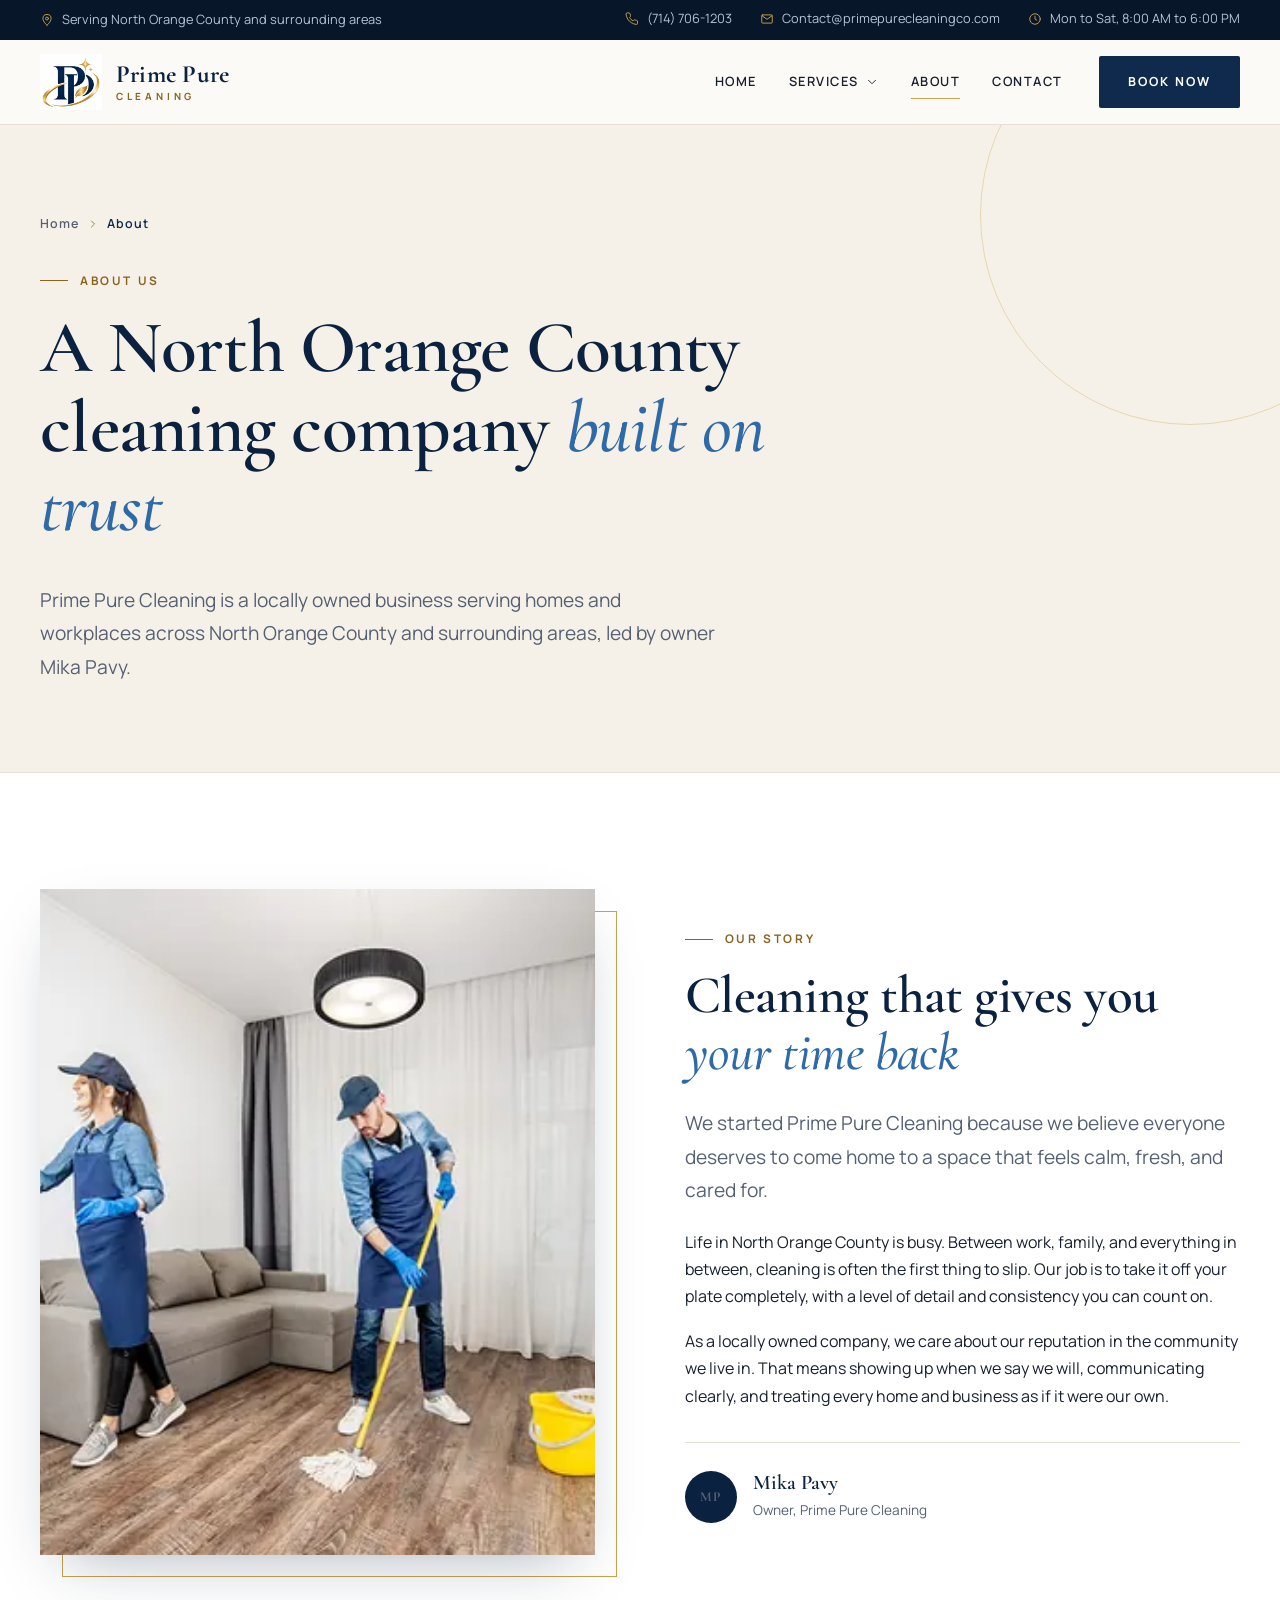
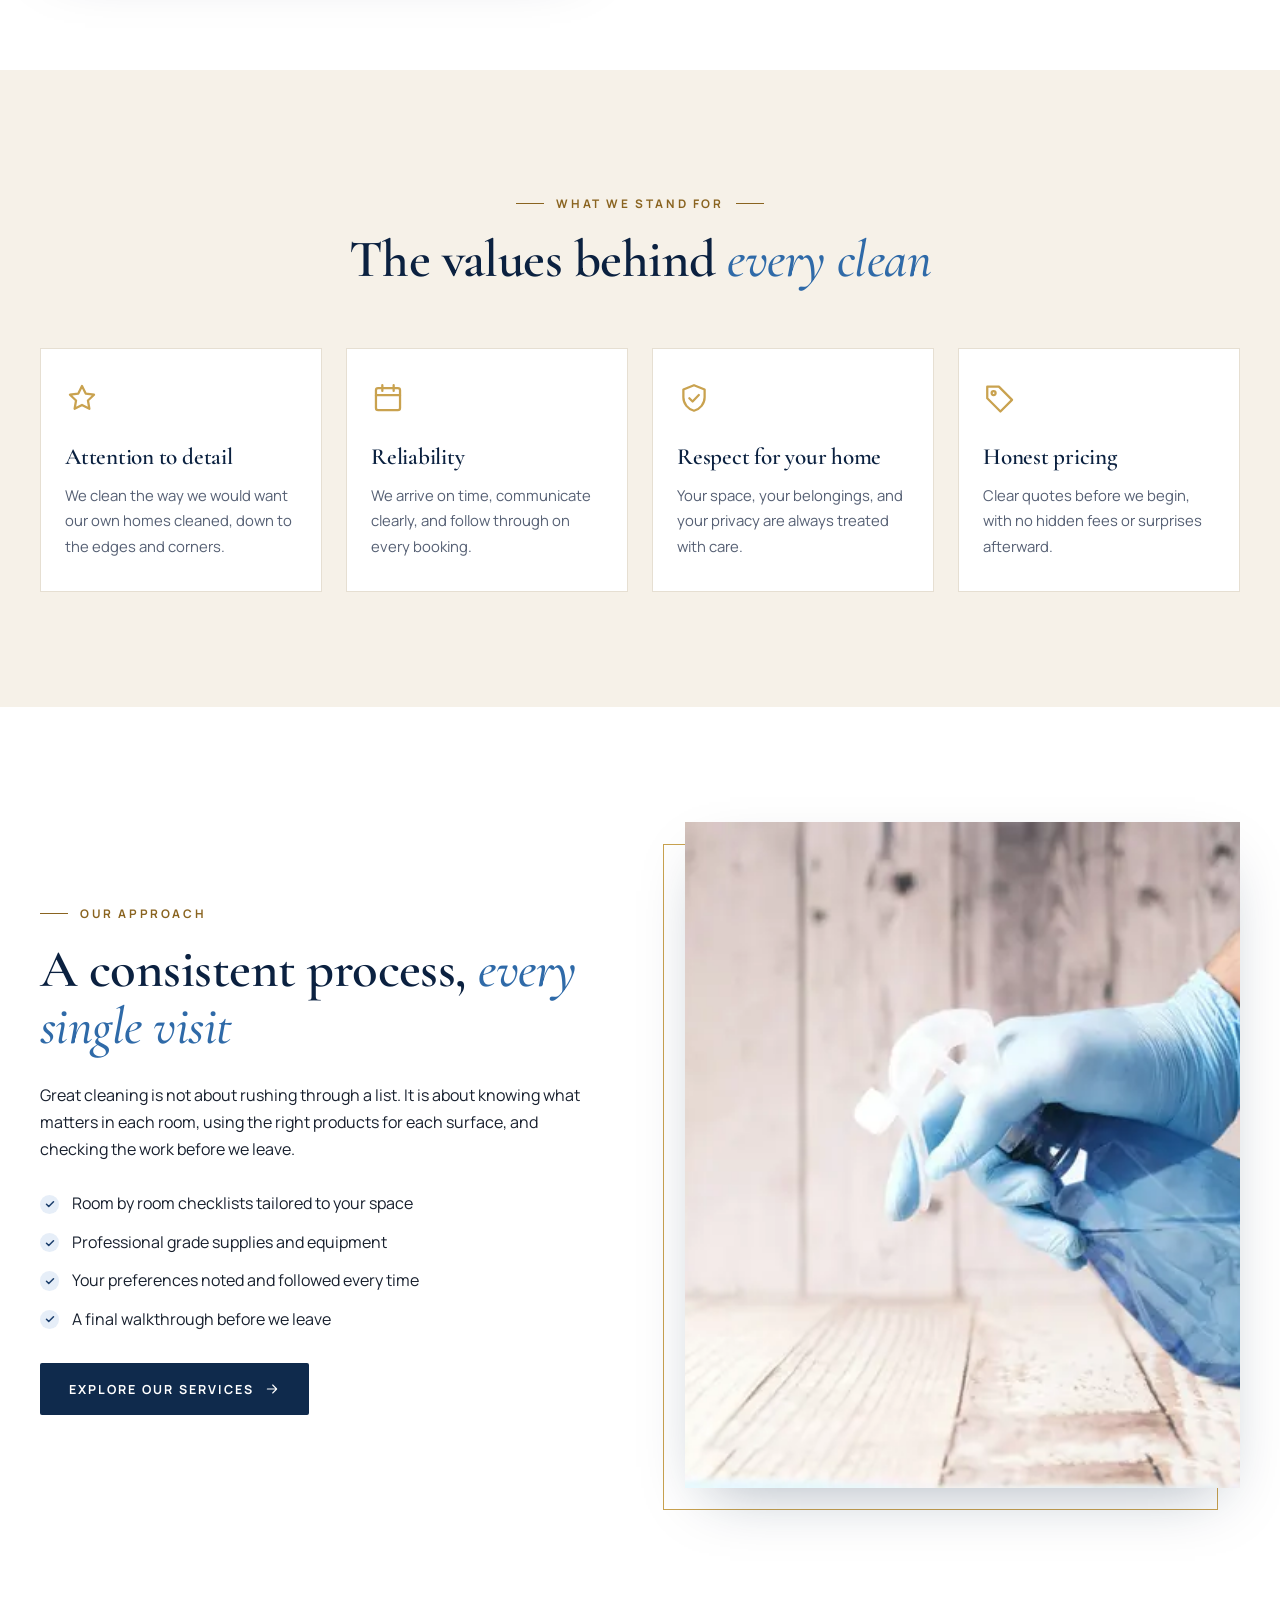
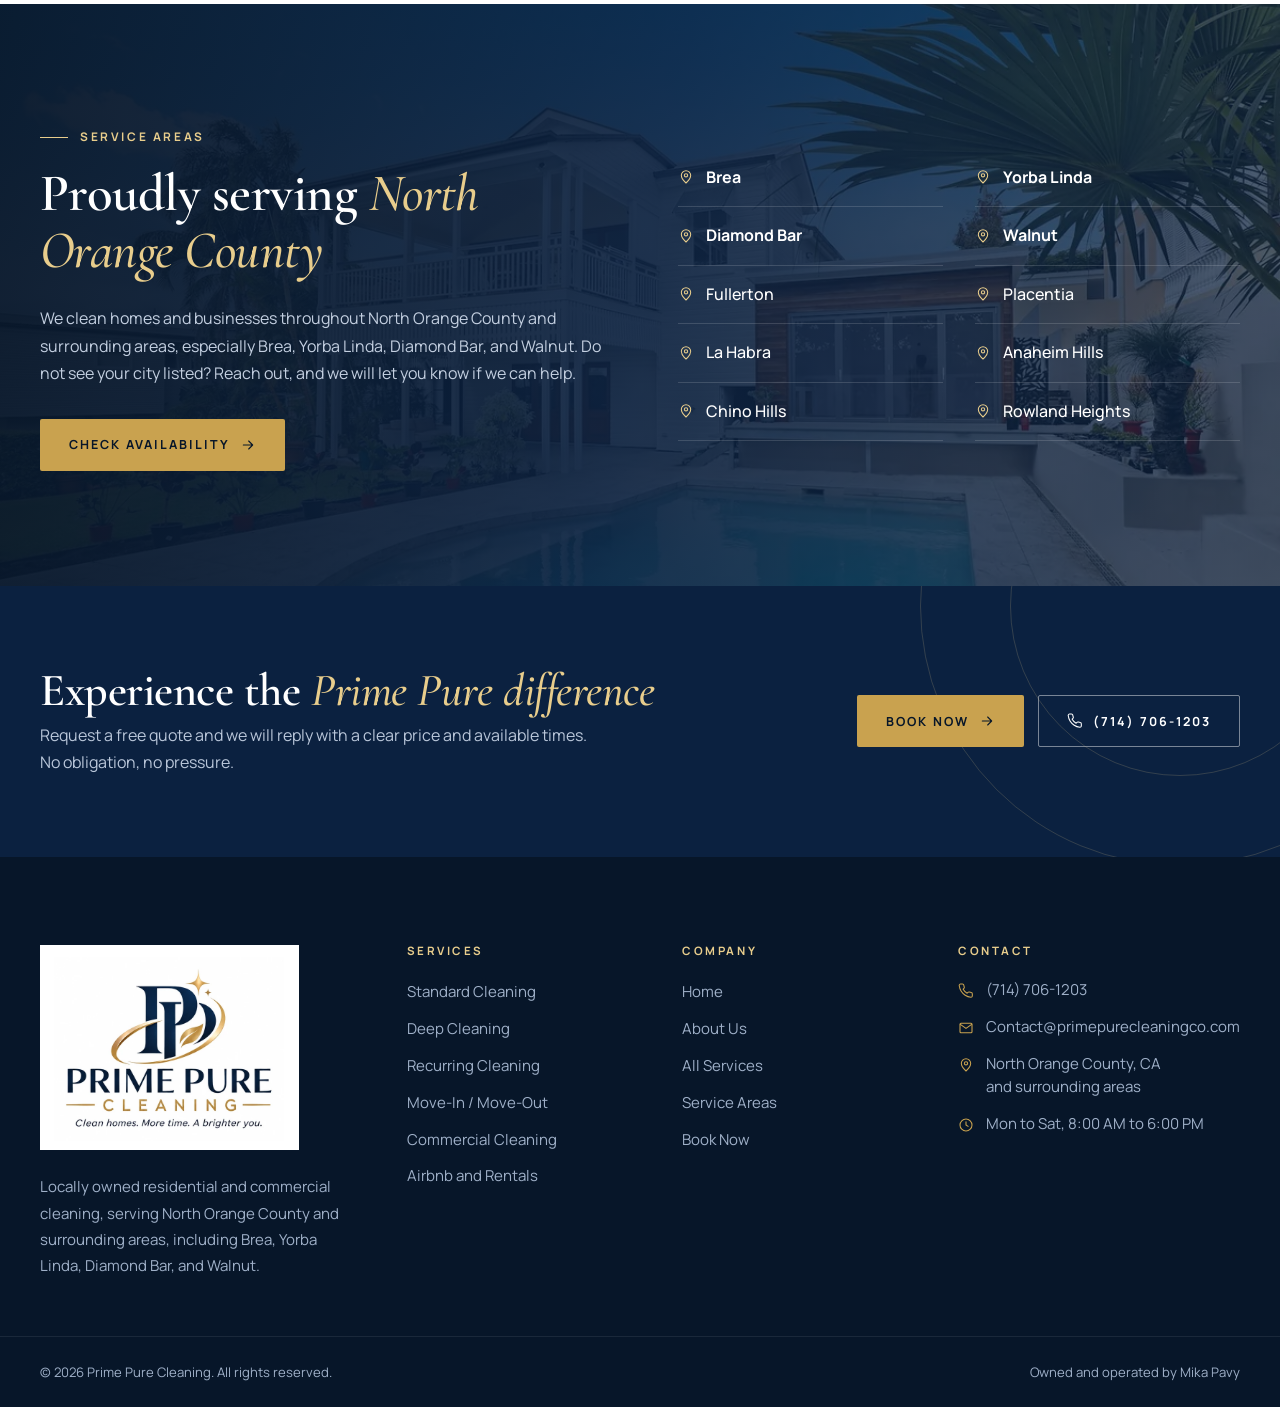
<file: about/index.html>
<!doctype html>
<html lang="en-US">
<head>
<meta charset="utf-8">
<meta name="viewport" content="width=device-width, initial-scale=1, viewport-fit=cover">
<title>About Prime Pure Cleaning | Locally Owned in North Orange County</title>
<meta name="description" content="Meet Prime Pure Cleaning, a locally owned residential and commercial cleaning company serving North Orange County, CA, led by owner Mika Pavy.">
<meta name="robots" content="index, follow">
<link rel="canonical" href="https://primepurecleaning.com/about/">
<meta name="author" content="Prime Pure Cleaning">
<meta name="theme-color" content="#0b2140">
<meta name="format-detection" content="telephone=yes">
<meta name="geo.region" content="US-CA">
<meta name="geo.placename" content="North Orange County, California">
<meta property="og:type" content="website">
<meta property="og:site_name" content="Prime Pure Cleaning">
<meta property="og:locale" content="en_US">
<meta property="og:title" content="About Prime Pure Cleaning | Locally Owned in North Orange County">
<meta property="og:description" content="Meet Prime Pure Cleaning, a locally owned residential and commercial cleaning company serving North Orange County, CA, led by owner Mika Pavy.">
<meta property="og:url" content="https://primepurecleaning.com/about/">
<meta property="og:image" content="https://primepurecleaning.com/assets/img/og-image.jpg">
<meta property="og:image:width" content="1200">
<meta property="og:image:height" content="630">
<meta property="og:image:alt" content="Prime Pure Cleaning logo, serving North Orange County, California">
<meta name="twitter:card" content="summary_large_image">
<meta name="twitter:title" content="About Prime Pure Cleaning | Locally Owned in North Orange County">
<meta name="twitter:description" content="Meet Prime Pure Cleaning, a locally owned residential and commercial cleaning company serving North Orange County, CA, led by owner Mika Pavy.">
<meta name="twitter:image" content="https://primepurecleaning.com/assets/img/og-image.jpg">
<link rel="icon" href="/favicon.ico" sizes="48x48">
<link rel="icon" href="/favicon-32.png" type="image/png" sizes="32x32">
<link rel="icon" href="/favicon-192.png" type="image/png" sizes="192x192">
<link rel="apple-touch-icon" href="/apple-touch-icon.png">
<link rel="manifest" href="/site.webmanifest">
<link rel="preconnect" href="https://fonts.googleapis.com">
<link rel="preconnect" href="https://fonts.gstatic.com" crossorigin>
<link rel="stylesheet" href="https://fonts.googleapis.com/css2?family=Cormorant+Garamond:ital,wght@0,500;0,600;0,700;1,500;1,600&family=Manrope:wght@400;500;600;700&display=swap">
<link rel="stylesheet" href="/assets/css/styles.css?v=4">
<script>document.documentElement.classList.add("js")</script>
<script type="application/ld+json">{"@context":"https://schema.org","@type":"LocalBusiness","@id":"https://primepurecleaning.com/#business","name":"Prime Pure Cleaning","description":"Residential and commercial cleaning company serving North Orange County, California and surrounding areas, including Brea, Yorba Linda, Diamond Bar, and Walnut.","url":"https://primepurecleaning.com/","logo":"https://primepurecleaning.com/assets/img/logo-320.png","image":"https://primepurecleaning.com/assets/img/og-image.jpg","telephone":"+17147061203","email":"Contact@primepurecleaningco.com","priceRange":"$$","founder":{"@type":"Person","name":"Mika Pavy"},"address":{"@type":"PostalAddress","addressRegion":"CA","addressCountry":"US"},"areaServed":[{"@type":"AdministrativeArea","name":"North Orange County, CA"},{"@type":"City","name":"Brea, CA"},{"@type":"City","name":"Yorba Linda, CA"},{"@type":"City","name":"Diamond Bar, CA"},{"@type":"City","name":"Walnut, CA"},{"@type":"City","name":"Fullerton, CA"},{"@type":"City","name":"Placentia, CA"},{"@type":"City","name":"La Habra, CA"},{"@type":"City","name":"Anaheim Hills, CA"},{"@type":"City","name":"Chino Hills, CA"},{"@type":"City","name":"Rowland Heights, CA"}],"openingHoursSpecification":[{"@type":"OpeningHoursSpecification","dayOfWeek":["Monday","Tuesday","Wednesday","Thursday","Friday","Saturday"],"opens":"08:00","closes":"18:00"}],"hasOfferCatalog":{"@type":"OfferCatalog","name":"Cleaning Services","itemListElement":[{"@type":"Offer","itemOffered":{"@type":"Service","name":"Standard Cleaning","url":"https://primepurecleaning.com/services/standard-cleaning/"}},{"@type":"Offer","itemOffered":{"@type":"Service","name":"Deep Cleaning","url":"https://primepurecleaning.com/services/deep-cleaning/"}},{"@type":"Offer","itemOffered":{"@type":"Service","name":"Recurring Cleaning","url":"https://primepurecleaning.com/services/recurring-cleaning/"}},{"@type":"Offer","itemOffered":{"@type":"Service","name":"Move-In and Move-Out Cleaning","url":"https://primepurecleaning.com/services/move-in-move-out-cleaning/"}},{"@type":"Offer","itemOffered":{"@type":"Service","name":"Commercial Cleaning","url":"https://primepurecleaning.com/services/commercial-cleaning/"}},{"@type":"Offer","itemOffered":{"@type":"Service","name":"Airbnb and Vacation Rental Cleaning","url":"https://primepurecleaning.com/services/airbnb-vacation-rental-cleaning/"}}]}}</script>
<script type="application/ld+json">{"@context":"https://schema.org","@type":"BreadcrumbList","itemListElement":[{"@type":"ListItem","position":1,"name":"Home","item":"https://primepurecleaning.com/"},{"@type":"ListItem","position":2,"name":"About","item":"https://primepurecleaning.com/about/"}]}</script>
</head>
<body>
<a class="skip-link" href="#main">Skip to content</a>
<div class="topbar">
<div class="container">
<span><svg viewBox="0 0 24 24" fill="none" stroke="currentColor" stroke-width="1.6" stroke-linecap="round" stroke-linejoin="round" aria-hidden="true" focusable="false"><path d="M12 21s-7-6.1-7-11.5a7 7 0 0 1 14 0C19 14.9 12 21 12 21z"/><circle cx="12" cy="9.5" r="2.5"/></svg>Serving North Orange County and surrounding areas</span>
<ul>
<li><a href="tel:+17147061203"><svg viewBox="0 0 24 24" fill="none" stroke="currentColor" stroke-width="1.6" stroke-linecap="round" stroke-linejoin="round" aria-hidden="true" focusable="false"><path d="M21.5 16.4v2.9a2 2 0 0 1-2.2 2 19.6 19.6 0 0 1-8.5-3 19.3 19.3 0 0 1-6-6A19.6 19.6 0 0 1 1.8 3.8 2 2 0 0 1 3.8 1.6h2.9a2 2 0 0 1 2 1.7c.1.9.4 1.8.7 2.7a2 2 0 0 1-.5 2.1L7.7 9.3a16 16 0 0 0 6 6l1.2-1.2a2 2 0 0 1 2.1-.5c.9.3 1.8.6 2.7.7a2 2 0 0 1 1.8 2.1z"/></svg>(714) 706-1203</a></li>
<li><a href="mailto:Contact@primepurecleaningco.com"><svg viewBox="0 0 24 24" fill="none" stroke="currentColor" stroke-width="1.6" stroke-linecap="round" stroke-linejoin="round" aria-hidden="true" focusable="false"><rect x="3" y="5" width="18" height="14" rx="1.5"/><path d="M3.5 6.5l8.5 6 8.5-6"/></svg>Contact@primepurecleaningco.com</a></li>
<li><span><svg viewBox="0 0 24 24" fill="none" stroke="currentColor" stroke-width="1.6" stroke-linecap="round" stroke-linejoin="round" aria-hidden="true" focusable="false"><circle cx="12" cy="12" r="9"/><path d="M12 7v5l3.2 2"/></svg>Mon to Sat, 8:00 AM to 6:00 PM</span></li>
</ul>
</div>
</div>
<header class="site-header">
<div class="container">
<a class="brand" href="/" aria-label="Prime Pure Cleaning home">
<img src="/assets/img/logo-mark.webp" width="454" height="408" alt="">
<span class="brand__text"><span class="brand__name">Prime Pure</span><span class="brand__tag">Cleaning</span></span>
</a>
<nav class="nav" aria-label="Main">
<ul class="nav__list">
<li class="nav__item"><a class="nav__link" href="/">Home</a></li>
<li class="nav__item nav__item--drop">
<a class="nav__link" href="/services/" aria-haspopup="true">Services<svg viewBox="0 0 24 24" fill="none" stroke="currentColor" stroke-width="1.6" stroke-linecap="round" stroke-linejoin="round" aria-hidden="true" focusable="false"><path d="M6 9l6 6 6-6"/></svg></a>
<div class="dropdown">
<a href="/services/standard-cleaning/"><strong>Standard Cleaning</strong><small>Routine upkeep that keeps your home fresh, tidy, and comfortable between busy weeks.</small></a>
<a href="/services/deep-cleaning/"><strong>Deep Cleaning</strong><small>A top to bottom reset that tackles buildup, baseboards, fixtures, and the spots routine cleaning misses.</small></a>
<a href="/services/recurring-cleaning/"><strong>Recurring Cleaning</strong><small>Weekly, bi-weekly, or monthly visits that keep your home consistently clean without rebooking.</small></a>
<a href="/services/move-in-move-out-cleaning/"><strong>Move-In / Move-Out</strong><small>A detailed clean for empty homes, so you can hand over the keys or settle in with confidence.</small></a>
<a href="/services/commercial-cleaning/"><strong>Commercial Cleaning</strong><small>Reliable cleaning for offices, retail spaces, and small businesses, scheduled around your hours.</small></a>
<a href="/services/airbnb-vacation-rental-cleaning/"><strong>Airbnb and Rentals</strong><small>Fast, reliable turnovers between guests, so every stay starts with a spotless first impression.</small></a>
<a class="dropdown__all text-link" href="/services/"><span>View all services</span><svg viewBox="0 0 24 24" fill="none" stroke="currentColor" stroke-width="1.6" stroke-linecap="round" stroke-linejoin="round" aria-hidden="true" focusable="false"><path d="M5 12h14M13 6l6 6-6 6"/></svg></a>
</div>
</li>
<li class="nav__item"><a class="nav__link" href="/about/" aria-current="page">About</a></li>
<li class="nav__item"><a class="nav__link" href="/contact/">Contact</a></li>
</ul>
<a class="btn btn--primary" href="/#book">Book Now</a>
</nav>
<button class="nav-toggle" type="button" aria-label="Open menu" aria-expanded="false" aria-controls="drawer"><svg viewBox="0 0 24 24" fill="none" stroke="currentColor" stroke-width="1.6" stroke-linecap="round" stroke-linejoin="round" aria-hidden="true" focusable="false"><path d="M3.5 7h17M3.5 12h17M3.5 17h11"/></svg></button>
</div>
</header>
<div class="drawer" id="drawer" aria-hidden="true">
<div class="drawer__scrim" data-close></div>
<div class="drawer__panel" role="dialog" aria-modal="true" aria-label="Menu">
<div class="drawer__head">
<a class="brand" href="/" aria-label="Prime Pure Cleaning home">
<img src="/assets/img/logo-mark.webp" width="454" height="408" alt="">
<span class="brand__text"><span class="brand__name">Prime Pure</span><span class="brand__tag">Cleaning</span></span>
</a>
<button class="nav-toggle drawer__close" type="button" aria-label="Close menu" data-close style="display:inline-flex"><svg viewBox="0 0 24 24" fill="none" stroke="currentColor" stroke-width="1.6" stroke-linecap="round" stroke-linejoin="round" aria-hidden="true" focusable="false"><path d="M6 6l12 12M18 6L6 18"/></svg></button>
</div>
<nav class="drawer__nav" aria-label="Mobile">
<a href="/">Home</a>
<span class="drawer__label">Services</span>
<div class="drawer__services">
<a href="/services/standard-cleaning/">Standard Cleaning<svg viewBox="0 0 24 24" fill="none" stroke="currentColor" stroke-width="1.6" stroke-linecap="round" stroke-linejoin="round" aria-hidden="true" focusable="false"><path d="M9 6l6 6-6 6"/></svg></a>
<a href="/services/deep-cleaning/">Deep Cleaning<svg viewBox="0 0 24 24" fill="none" stroke="currentColor" stroke-width="1.6" stroke-linecap="round" stroke-linejoin="round" aria-hidden="true" focusable="false"><path d="M9 6l6 6-6 6"/></svg></a>
<a href="/services/recurring-cleaning/">Recurring Cleaning<svg viewBox="0 0 24 24" fill="none" stroke="currentColor" stroke-width="1.6" stroke-linecap="round" stroke-linejoin="round" aria-hidden="true" focusable="false"><path d="M9 6l6 6-6 6"/></svg></a>
<a href="/services/move-in-move-out-cleaning/">Move-In / Move-Out<svg viewBox="0 0 24 24" fill="none" stroke="currentColor" stroke-width="1.6" stroke-linecap="round" stroke-linejoin="round" aria-hidden="true" focusable="false"><path d="M9 6l6 6-6 6"/></svg></a>
<a href="/services/commercial-cleaning/">Commercial Cleaning<svg viewBox="0 0 24 24" fill="none" stroke="currentColor" stroke-width="1.6" stroke-linecap="round" stroke-linejoin="round" aria-hidden="true" focusable="false"><path d="M9 6l6 6-6 6"/></svg></a>
<a href="/services/airbnb-vacation-rental-cleaning/">Airbnb and Rentals<svg viewBox="0 0 24 24" fill="none" stroke="currentColor" stroke-width="1.6" stroke-linecap="round" stroke-linejoin="round" aria-hidden="true" focusable="false"><path d="M9 6l6 6-6 6"/></svg></a>
<a href="/services/">All services<svg viewBox="0 0 24 24" fill="none" stroke="currentColor" stroke-width="1.6" stroke-linecap="round" stroke-linejoin="round" aria-hidden="true" focusable="false"><path d="M9 6l6 6-6 6"/></svg></a>
</div>
<a href="/about/">About</a>
<a href="/contact/">Contact</a>
</nav>
<div class="drawer__foot">
<a class="btn btn--primary btn--block" href="/#book">Book Now</a>
<a class="btn btn--outline btn--block" href="tel:+17147061203"><svg viewBox="0 0 24 24" fill="none" stroke="currentColor" stroke-width="1.6" stroke-linecap="round" stroke-linejoin="round" aria-hidden="true" focusable="false"><path d="M21.5 16.4v2.9a2 2 0 0 1-2.2 2 19.6 19.6 0 0 1-8.5-3 19.3 19.3 0 0 1-6-6A19.6 19.6 0 0 1 1.8 3.8 2 2 0 0 1 3.8 1.6h2.9a2 2 0 0 1 2 1.7c.1.9.4 1.8.7 2.7a2 2 0 0 1-.5 2.1L7.7 9.3a16 16 0 0 0 6 6l1.2-1.2a2 2 0 0 1 2.1-.5c.9.3 1.8.6 2.7.7a2 2 0 0 1 1.8 2.1z"/></svg>Call (714) 706-1203</a>
</div>
</div>
</div>
<main id="main">
<section class="page-hero">
<div class="container">
<nav class="breadcrumb" aria-label="Breadcrumb"><a href="/">Home</a><svg viewBox="0 0 24 24" fill="none" stroke="currentColor" stroke-width="1.6" stroke-linecap="round" stroke-linejoin="round" aria-hidden="true" focusable="false"><path d="M9 6l6 6-6 6"/></svg><span aria-current="page">About</span></nav>
<span class="eyebrow">About Us</span>
<h1>A North Orange County cleaning company <em>built on trust</em></h1>
<p class="lead">Prime Pure Cleaning is a locally owned business serving homes and workplaces across North Orange County and surrounding areas, led by owner Mika Pavy.</p>
</div>
</section>

<section class="section section--white" aria-labelledby="story-title">
<div class="container split">
<div class="split__media framed reveal">
<div class="framed__img"><img src="/assets/img/cleaning-team-living-room-640.webp" srcset="/assets/img/cleaning-team-living-room-640.webp 640w, /assets/img/cleaning-team-living-room-1024.webp 1024w" sizes="(min-width: 1024px) 560px, 100vw" width="1024" height="574" alt="Prime Pure cleaners working together in a living room" fetchpriority="high" decoding="async"></div>
</div>
<div class="reveal">
<span class="eyebrow">Our Story</span>
<h2 id="story-title">Cleaning that gives you <em>your time back</em></h2>
<p class="lead">We started Prime Pure Cleaning because we believe everyone deserves to come home to a space that feels calm, fresh, and cared for.</p>
<p>Life in North Orange County is busy. Between work, family, and everything in between, cleaning is often the first thing to slip. Our job is to take it off your plate completely, with a level of detail and consistency you can count on.</p>
<p>As a locally owned company, we care about our reputation in the community we live in. That means showing up when we say we will, communicating clearly, and treating every home and business as if it were our own.</p>
<div class="signature">
<span class="signature__mark">MP</span>
<div><strong>Mika Pavy</strong><span>Owner, Prime Pure Cleaning</span></div>
</div>
</div>
</div>
</section>

<section class="section section--cream" aria-labelledby="values-title">
<div class="container">
<div class="section-head section-head--center reveal">
<span class="eyebrow">What We Stand For</span>
<h2 id="values-title">The values behind <em>every clean</em></h2>
</div>
<div class="values">
<div class="value reveal"><svg viewBox="0 0 24 24" fill="none" stroke="currentColor" stroke-width="1.6" stroke-linecap="round" stroke-linejoin="round" aria-hidden="true" focusable="false"><path d="M12 3.5l2.6 5.4 5.9.8-4.3 4.1 1 5.8L12 16.9l-5.2 2.7 1-5.8-4.3-4.1 5.9-.8z"/></svg><h3>Attention to detail</h3><p>We clean the way we would want our own homes cleaned, down to the edges and corners.</p></div>
<div class="value reveal"><svg viewBox="0 0 24 24" fill="none" stroke="currentColor" stroke-width="1.6" stroke-linecap="round" stroke-linejoin="round" aria-hidden="true" focusable="false"><rect x="3.5" y="5" width="17" height="15.5" rx="1.5"/><path d="M3.5 10h17M8 3v4M16 3v4"/></svg><h3>Reliability</h3><p>We arrive on time, communicate clearly, and follow through on every booking.</p></div>
<div class="value reveal"><svg viewBox="0 0 24 24" fill="none" stroke="currentColor" stroke-width="1.6" stroke-linecap="round" stroke-linejoin="round" aria-hidden="true" focusable="false"><path d="M12 3l7.5 3v5.5c0 4.6-3.2 8.4-7.5 9.5-4.3-1.1-7.5-4.9-7.5-9.5V6z"/><path d="M8.7 12.2l2.3 2.3 4.4-4.6"/></svg><h3>Respect for your home</h3><p>Your space, your belongings, and your privacy are always treated with care.</p></div>
<div class="value reveal"><svg viewBox="0 0 24 24" fill="none" stroke="currentColor" stroke-width="1.6" stroke-linecap="round" stroke-linejoin="round" aria-hidden="true" focusable="false"><path d="M3 12.2V4h8.2l9.3 9.3-8.2 8.2z"/><circle cx="7.5" cy="8.5" r="1.4"/></svg><h3>Honest pricing</h3><p>Clear quotes before we begin, with no hidden fees or surprises afterward.</p></div>
</div>
</div>
</section>

<section class="section section--white" aria-labelledby="approach-title">
<div class="container split split--reverse">
<div class="split__media framed reveal">
<div class="framed__img"><img src="/assets/img/glove-spray-640.webp" srcset="/assets/img/glove-spray-640.webp 640w, /assets/img/glove-spray-1200.webp 1200w" sizes="(min-width: 1024px) 560px, 100vw" width="1200" height="800" alt="Gloved hand spraying cleaner onto a surface" loading="lazy" decoding="async"></div>
</div>
<div class="reveal">
<span class="eyebrow">Our Approach</span>
<h2 id="approach-title">A consistent process, <em>every single visit</em></h2>
<p>Great cleaning is not about rushing through a list. It is about knowing what matters in each room, using the right products for each surface, and checking the work before we leave.</p>
<ul class="checklist" style="margin:1.75rem 0 2rem">
<li>Room by room checklists tailored to your space</li>
<li>Professional grade supplies and equipment</li>
<li>Your preferences noted and followed every time</li>
<li>A final walkthrough before we leave</li>
</ul>
<a class="btn btn--primary" href="/services/">Explore Our Services<svg viewBox="0 0 24 24" fill="none" stroke="currentColor" stroke-width="1.6" stroke-linecap="round" stroke-linejoin="round" aria-hidden="true" focusable="false"><path d="M5 12h14M13 6l6 6-6 6"/></svg></a>
</div>
</div>
</section>

<section class="areas section" id="areas" aria-labelledby="areas-title">
<div class="areas__bg"><img src="/assets/img/socal-home-640.webp" srcset="/assets/img/socal-home-640.webp 640w, /assets/img/socal-home-1200.webp 1200w" sizes="100vw" width="1200" height="800" alt="" loading="lazy" decoding="async"></div>
<div class="container">
<div class="reveal on-dark">
<span class="eyebrow">Service Areas</span>
<h2 id="areas-title">Proudly serving <em>North Orange County</em></h2>
<p>We clean homes and businesses throughout North Orange County and surrounding areas, especially Brea, Yorba Linda, Diamond Bar, and Walnut. Do not see your city listed? Reach out, and we will let you know if we can help.</p>
<div class="btn-row" style="margin-top:2rem"><a class="btn btn--gold" href="/contact/">Check Availability<svg viewBox="0 0 24 24" fill="none" stroke="currentColor" stroke-width="1.6" stroke-linecap="round" stroke-linejoin="round" aria-hidden="true" focusable="false"><path d="M5 12h14M13 6l6 6-6 6"/></svg></a></div>
</div>
<ul class="area-list reveal">
<li class="is-primary"><svg viewBox="0 0 24 24" fill="none" stroke="currentColor" stroke-width="1.6" stroke-linecap="round" stroke-linejoin="round" aria-hidden="true" focusable="false"><path d="M12 21s-7-6.1-7-11.5a7 7 0 0 1 14 0C19 14.9 12 21 12 21z"/><circle cx="12" cy="9.5" r="2.5"/></svg>Brea</li>
<li class="is-primary"><svg viewBox="0 0 24 24" fill="none" stroke="currentColor" stroke-width="1.6" stroke-linecap="round" stroke-linejoin="round" aria-hidden="true" focusable="false"><path d="M12 21s-7-6.1-7-11.5a7 7 0 0 1 14 0C19 14.9 12 21 12 21z"/><circle cx="12" cy="9.5" r="2.5"/></svg>Yorba Linda</li>
<li class="is-primary"><svg viewBox="0 0 24 24" fill="none" stroke="currentColor" stroke-width="1.6" stroke-linecap="round" stroke-linejoin="round" aria-hidden="true" focusable="false"><path d="M12 21s-7-6.1-7-11.5a7 7 0 0 1 14 0C19 14.9 12 21 12 21z"/><circle cx="12" cy="9.5" r="2.5"/></svg>Diamond Bar</li>
<li class="is-primary"><svg viewBox="0 0 24 24" fill="none" stroke="currentColor" stroke-width="1.6" stroke-linecap="round" stroke-linejoin="round" aria-hidden="true" focusable="false"><path d="M12 21s-7-6.1-7-11.5a7 7 0 0 1 14 0C19 14.9 12 21 12 21z"/><circle cx="12" cy="9.5" r="2.5"/></svg>Walnut</li>
<li><svg viewBox="0 0 24 24" fill="none" stroke="currentColor" stroke-width="1.6" stroke-linecap="round" stroke-linejoin="round" aria-hidden="true" focusable="false"><path d="M12 21s-7-6.1-7-11.5a7 7 0 0 1 14 0C19 14.9 12 21 12 21z"/><circle cx="12" cy="9.5" r="2.5"/></svg>Fullerton</li>
<li><svg viewBox="0 0 24 24" fill="none" stroke="currentColor" stroke-width="1.6" stroke-linecap="round" stroke-linejoin="round" aria-hidden="true" focusable="false"><path d="M12 21s-7-6.1-7-11.5a7 7 0 0 1 14 0C19 14.9 12 21 12 21z"/><circle cx="12" cy="9.5" r="2.5"/></svg>Placentia</li>
<li><svg viewBox="0 0 24 24" fill="none" stroke="currentColor" stroke-width="1.6" stroke-linecap="round" stroke-linejoin="round" aria-hidden="true" focusable="false"><path d="M12 21s-7-6.1-7-11.5a7 7 0 0 1 14 0C19 14.9 12 21 12 21z"/><circle cx="12" cy="9.5" r="2.5"/></svg>La Habra</li>
<li><svg viewBox="0 0 24 24" fill="none" stroke="currentColor" stroke-width="1.6" stroke-linecap="round" stroke-linejoin="round" aria-hidden="true" focusable="false"><path d="M12 21s-7-6.1-7-11.5a7 7 0 0 1 14 0C19 14.9 12 21 12 21z"/><circle cx="12" cy="9.5" r="2.5"/></svg>Anaheim Hills</li>
<li><svg viewBox="0 0 24 24" fill="none" stroke="currentColor" stroke-width="1.6" stroke-linecap="round" stroke-linejoin="round" aria-hidden="true" focusable="false"><path d="M12 21s-7-6.1-7-11.5a7 7 0 0 1 14 0C19 14.9 12 21 12 21z"/><circle cx="12" cy="9.5" r="2.5"/></svg>Chino Hills</li>
<li><svg viewBox="0 0 24 24" fill="none" stroke="currentColor" stroke-width="1.6" stroke-linecap="round" stroke-linejoin="round" aria-hidden="true" focusable="false"><path d="M12 21s-7-6.1-7-11.5a7 7 0 0 1 14 0C19 14.9 12 21 12 21z"/><circle cx="12" cy="9.5" r="2.5"/></svg>Rowland Heights</li>
</ul>
</div>
</section>

<section class="cta-band" aria-label="Get a quote">
<div class="container">
<div>
<h2>Experience the <em>Prime Pure difference</em></h2>
<p>Request a free quote and we will reply with a clear price and available times. No obligation, no pressure.</p>
</div>
<div class="btn-row">
<a class="btn btn--gold" href="/#book">Book Now<svg viewBox="0 0 24 24" fill="none" stroke="currentColor" stroke-width="1.6" stroke-linecap="round" stroke-linejoin="round" aria-hidden="true" focusable="false"><path d="M5 12h14M13 6l6 6-6 6"/></svg></a>
<a class="btn btn--ghost-light" href="tel:+17147061203"><svg viewBox="0 0 24 24" fill="none" stroke="currentColor" stroke-width="1.6" stroke-linecap="round" stroke-linejoin="round" aria-hidden="true" focusable="false"><path d="M21.5 16.4v2.9a2 2 0 0 1-2.2 2 19.6 19.6 0 0 1-8.5-3 19.3 19.3 0 0 1-6-6A19.6 19.6 0 0 1 1.8 3.8 2 2 0 0 1 3.8 1.6h2.9a2 2 0 0 1 2 1.7c.1.9.4 1.8.7 2.7a2 2 0 0 1-.5 2.1L7.7 9.3a16 16 0 0 0 6 6l1.2-1.2a2 2 0 0 1 2.1-.5c.9.3 1.8.6 2.7.7a2 2 0 0 1 1.8 2.1z"/></svg>(714) 706-1203</a>
</div>
</div>
</section>
</main>
<footer class="site-footer">
<div class="container footer-main">
<div>
<a class="brand brand--lockup" href="/" aria-label="Prime Pure Cleaning home">
<img src="/assets/img/logo-lockup.webp" width="640" height="512" alt="Prime Pure Cleaning. Clean homes. More time. A brighter you.">
</a>
<p class="footer-about">Locally owned residential and commercial cleaning, serving North Orange County and surrounding areas, including Brea, Yorba Linda, Diamond Bar, and Walnut.</p>
</div>
<div>
<h2>Services</h2>
<ul class="footer-links">
<li><a href="/services/standard-cleaning/">Standard Cleaning</a></li>
<li><a href="/services/deep-cleaning/">Deep Cleaning</a></li>
<li><a href="/services/recurring-cleaning/">Recurring Cleaning</a></li>
<li><a href="/services/move-in-move-out-cleaning/">Move-In / Move-Out</a></li>
<li><a href="/services/commercial-cleaning/">Commercial Cleaning</a></li>
<li><a href="/services/airbnb-vacation-rental-cleaning/">Airbnb and Rentals</a></li>
</ul>
</div>
<div>
<h2>Company</h2>
<ul class="footer-links">
<li><a href="/">Home</a></li>
<li><a href="/about/">About Us</a></li>
<li><a href="/services/">All Services</a></li>
<li><a href="/#areas">Service Areas</a></li>
<li><a href="/#book">Book Now</a></li>
</ul>
</div>
<div>
<h2>Contact</h2>
<ul class="footer-contact">
<li><svg viewBox="0 0 24 24" fill="none" stroke="currentColor" stroke-width="1.6" stroke-linecap="round" stroke-linejoin="round" aria-hidden="true" focusable="false"><path d="M21.5 16.4v2.9a2 2 0 0 1-2.2 2 19.6 19.6 0 0 1-8.5-3 19.3 19.3 0 0 1-6-6A19.6 19.6 0 0 1 1.8 3.8 2 2 0 0 1 3.8 1.6h2.9a2 2 0 0 1 2 1.7c.1.9.4 1.8.7 2.7a2 2 0 0 1-.5 2.1L7.7 9.3a16 16 0 0 0 6 6l1.2-1.2a2 2 0 0 1 2.1-.5c.9.3 1.8.6 2.7.7a2 2 0 0 1 1.8 2.1z"/></svg><a href="tel:+17147061203">(714) 706-1203</a></li>
<li><svg viewBox="0 0 24 24" fill="none" stroke="currentColor" stroke-width="1.6" stroke-linecap="round" stroke-linejoin="round" aria-hidden="true" focusable="false"><rect x="3" y="5" width="18" height="14" rx="1.5"/><path d="M3.5 6.5l8.5 6 8.5-6"/></svg><a href="mailto:Contact@primepurecleaningco.com">Contact@primepurecleaningco.com</a></li>
<li><svg viewBox="0 0 24 24" fill="none" stroke="currentColor" stroke-width="1.6" stroke-linecap="round" stroke-linejoin="round" aria-hidden="true" focusable="false"><path d="M12 21s-7-6.1-7-11.5a7 7 0 0 1 14 0C19 14.9 12 21 12 21z"/><circle cx="12" cy="9.5" r="2.5"/></svg><span>North Orange County, CA<br>and surrounding areas</span></li>
<li><svg viewBox="0 0 24 24" fill="none" stroke="currentColor" stroke-width="1.6" stroke-linecap="round" stroke-linejoin="round" aria-hidden="true" focusable="false"><circle cx="12" cy="12" r="9"/><path d="M12 7v5l3.2 2"/></svg><span>Mon to Sat, 8:00 AM to 6:00 PM</span></li>
</ul>
</div>
</div>
<div class="footer-bottom">
<div class="container">
<span>&copy; <span id="year">2026</span> Prime Pure Cleaning. All rights reserved.</span>
<span>Owned and operated by Mika Pavy</span>
</div>
</div>
</footer>
<div class="action-bar">
<a class="btn btn--outline" href="tel:+17147061203"><svg viewBox="0 0 24 24" fill="none" stroke="currentColor" stroke-width="1.6" stroke-linecap="round" stroke-linejoin="round" aria-hidden="true" focusable="false"><path d="M21.5 16.4v2.9a2 2 0 0 1-2.2 2 19.6 19.6 0 0 1-8.5-3 19.3 19.3 0 0 1-6-6A19.6 19.6 0 0 1 1.8 3.8 2 2 0 0 1 3.8 1.6h2.9a2 2 0 0 1 2 1.7c.1.9.4 1.8.7 2.7a2 2 0 0 1-.5 2.1L7.7 9.3a16 16 0 0 0 6 6l1.2-1.2a2 2 0 0 1 2.1-.5c.9.3 1.8.6 2.7.7a2 2 0 0 1 1.8 2.1z"/></svg>Call Now</a>
<a class="btn btn--primary" href="/#book">Book Now</a>
</div>
<script src="/assets/js/main.js?v=4" defer></script>
</body>
</html>
</file>
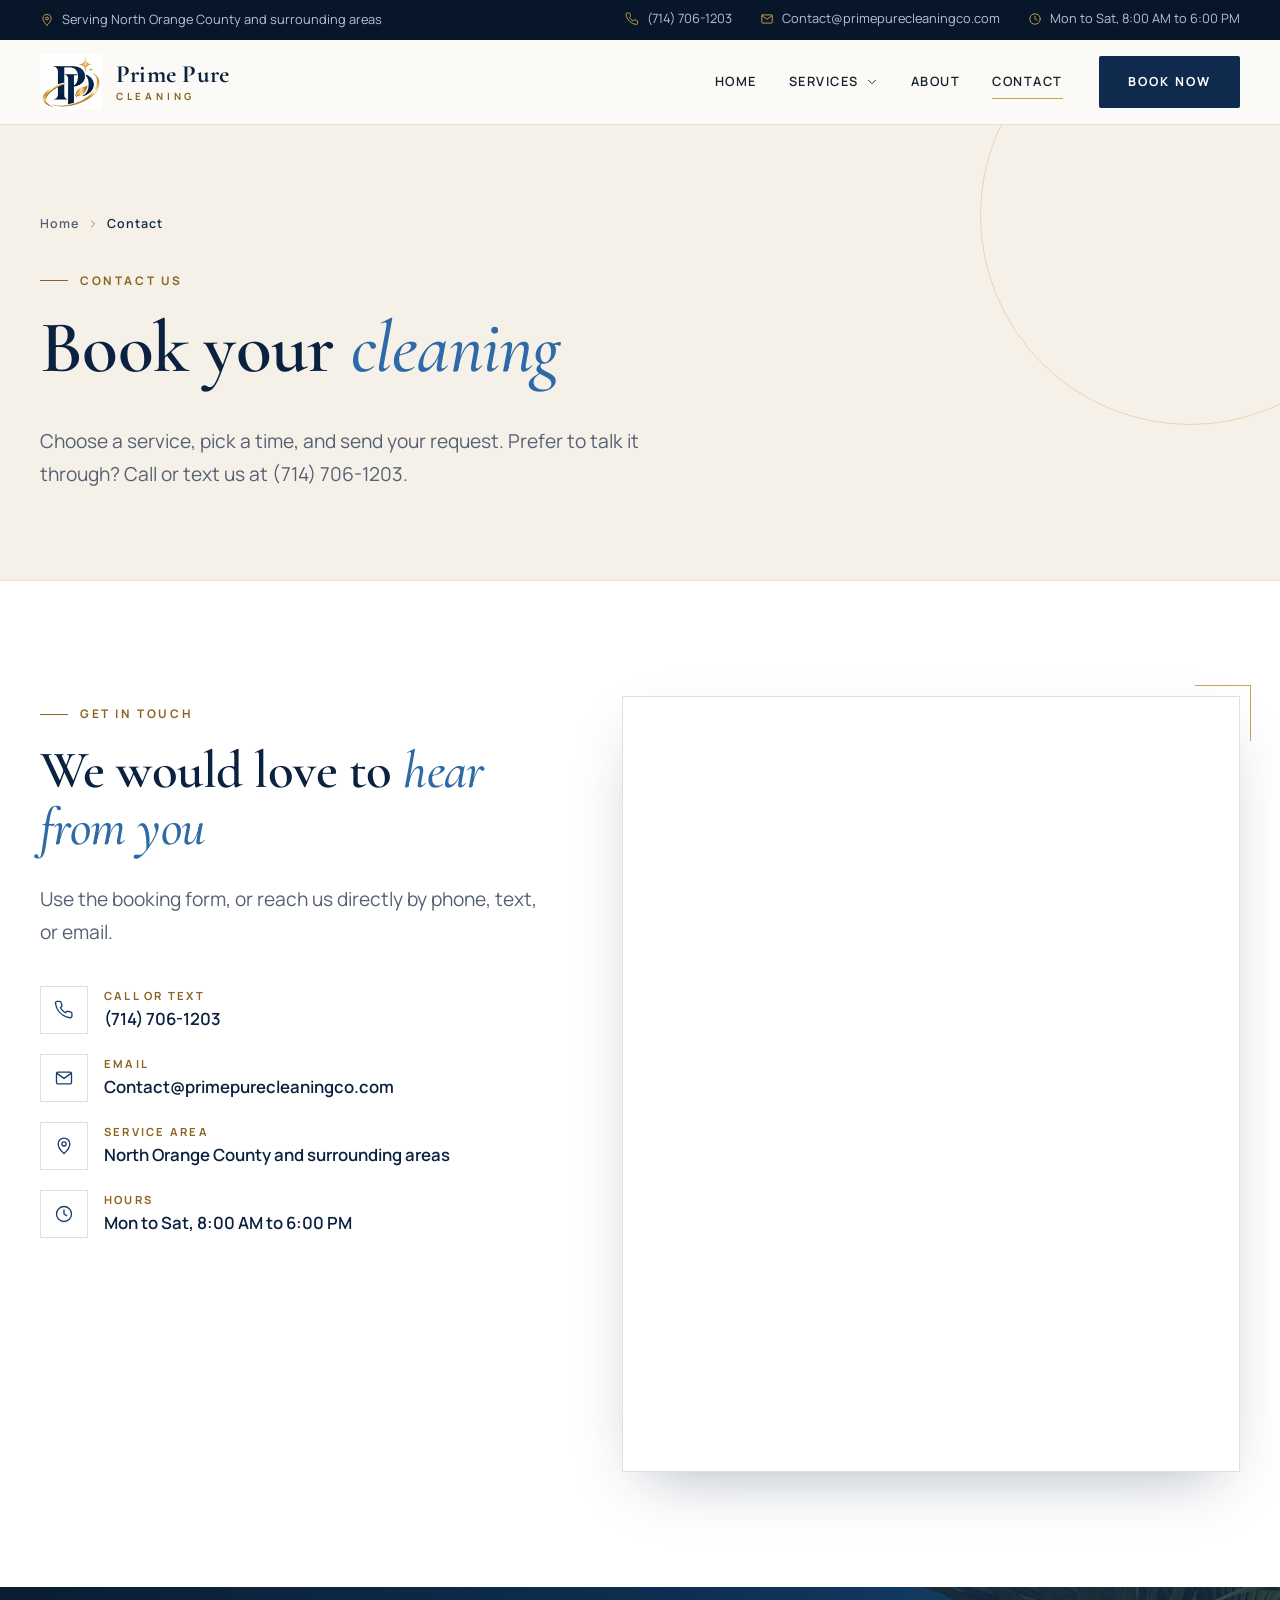
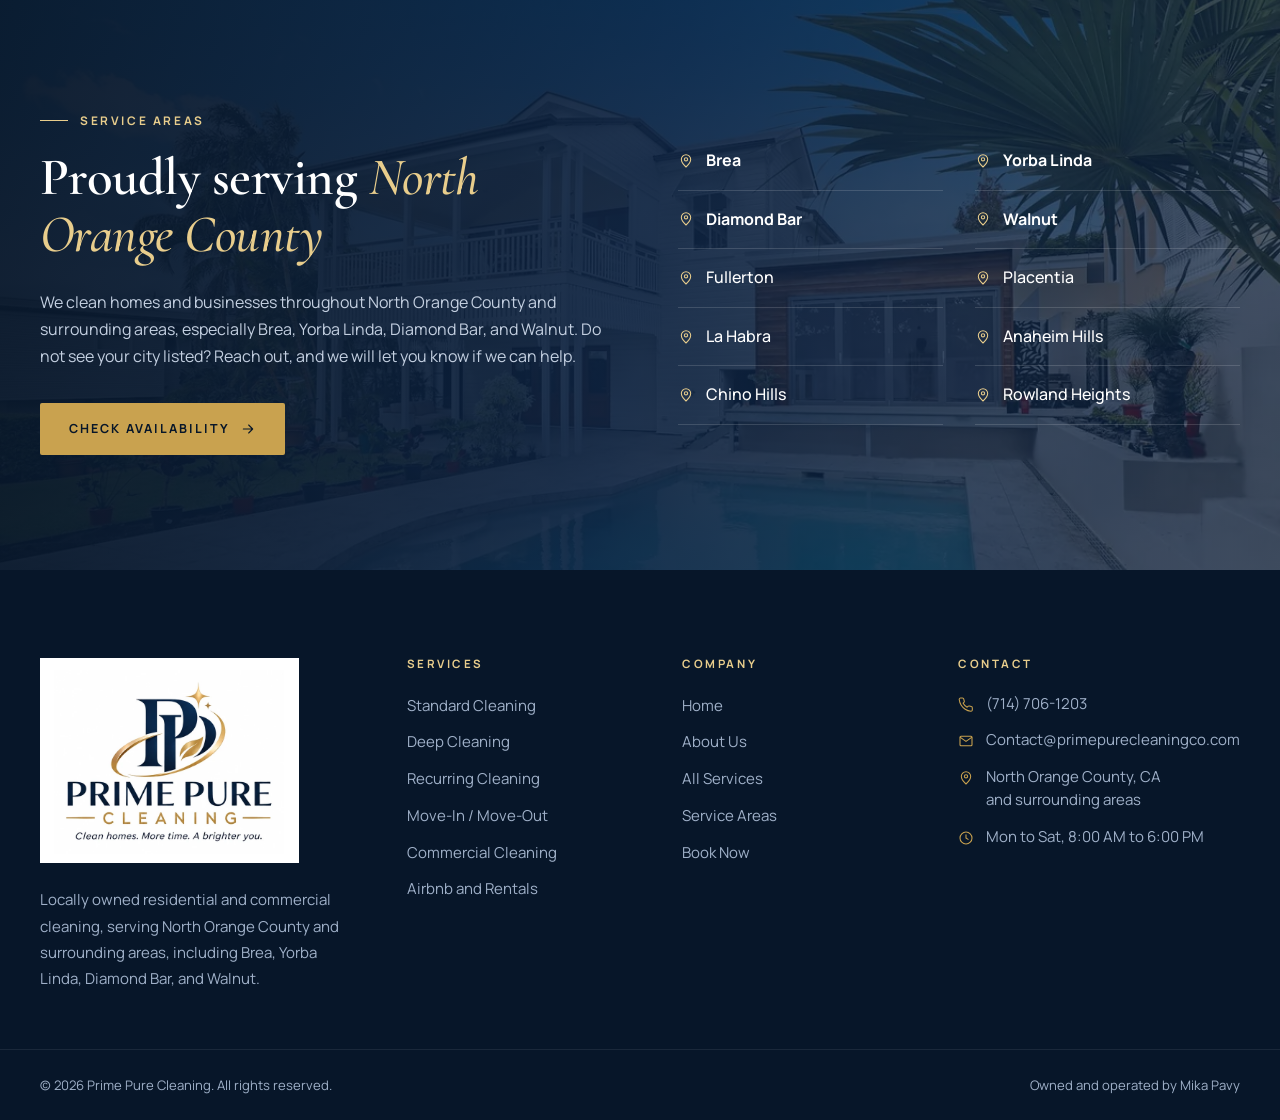
<file: contact/index.html>
<!doctype html>
<html lang="en-US">
<head>
<meta charset="utf-8">
<meta name="viewport" content="width=device-width, initial-scale=1, viewport-fit=cover">
<title>Contact Prime Pure Cleaning | Free Cleaning Quote in North Orange County</title>
<meta name="description" content="Request a free cleaning quote from Prime Pure Cleaning. Serving Brea, Yorba Linda, Diamond Bar, Walnut, and North Orange County. Call, text, or send a message.">
<meta name="robots" content="index, follow">
<link rel="canonical" href="https://primepurecleaning.com/contact/">
<meta name="author" content="Prime Pure Cleaning">
<meta name="theme-color" content="#0b2140">
<meta name="format-detection" content="telephone=yes">
<meta name="geo.region" content="US-CA">
<meta name="geo.placename" content="North Orange County, California">
<meta property="og:type" content="website">
<meta property="og:site_name" content="Prime Pure Cleaning">
<meta property="og:locale" content="en_US">
<meta property="og:title" content="Contact Prime Pure Cleaning | Free Cleaning Quote in North Orange County">
<meta property="og:description" content="Request a free cleaning quote from Prime Pure Cleaning. Serving Brea, Yorba Linda, Diamond Bar, Walnut, and North Orange County. Call, text, or send a message.">
<meta property="og:url" content="https://primepurecleaning.com/contact/">
<meta property="og:image" content="https://primepurecleaning.com/assets/img/og-image.jpg">
<meta property="og:image:width" content="1200">
<meta property="og:image:height" content="630">
<meta property="og:image:alt" content="Prime Pure Cleaning logo, serving North Orange County, California">
<meta name="twitter:card" content="summary_large_image">
<meta name="twitter:title" content="Contact Prime Pure Cleaning | Free Cleaning Quote in North Orange County">
<meta name="twitter:description" content="Request a free cleaning quote from Prime Pure Cleaning. Serving Brea, Yorba Linda, Diamond Bar, Walnut, and North Orange County. Call, text, or send a message.">
<meta name="twitter:image" content="https://primepurecleaning.com/assets/img/og-image.jpg">
<link rel="icon" href="/favicon.ico" sizes="48x48">
<link rel="icon" href="/favicon-32.png" type="image/png" sizes="32x32">
<link rel="icon" href="/favicon-192.png" type="image/png" sizes="192x192">
<link rel="apple-touch-icon" href="/apple-touch-icon.png">
<link rel="manifest" href="/site.webmanifest">
<link rel="preconnect" href="https://fonts.googleapis.com">
<link rel="preconnect" href="https://fonts.gstatic.com" crossorigin>
<link rel="stylesheet" href="https://fonts.googleapis.com/css2?family=Cormorant+Garamond:ital,wght@0,500;0,600;0,700;1,500;1,600&family=Manrope:wght@400;500;600;700&display=swap">
<link rel="stylesheet" href="/assets/css/styles.css?v=4">
<script>document.documentElement.classList.add("js")</script>
<script type="application/ld+json">{"@context":"https://schema.org","@type":"LocalBusiness","@id":"https://primepurecleaning.com/#business","name":"Prime Pure Cleaning","description":"Residential and commercial cleaning company serving North Orange County, California and surrounding areas, including Brea, Yorba Linda, Diamond Bar, and Walnut.","url":"https://primepurecleaning.com/","logo":"https://primepurecleaning.com/assets/img/logo-320.png","image":"https://primepurecleaning.com/assets/img/og-image.jpg","telephone":"+17147061203","email":"Contact@primepurecleaningco.com","priceRange":"$$","founder":{"@type":"Person","name":"Mika Pavy"},"address":{"@type":"PostalAddress","addressRegion":"CA","addressCountry":"US"},"areaServed":[{"@type":"AdministrativeArea","name":"North Orange County, CA"},{"@type":"City","name":"Brea, CA"},{"@type":"City","name":"Yorba Linda, CA"},{"@type":"City","name":"Diamond Bar, CA"},{"@type":"City","name":"Walnut, CA"},{"@type":"City","name":"Fullerton, CA"},{"@type":"City","name":"Placentia, CA"},{"@type":"City","name":"La Habra, CA"},{"@type":"City","name":"Anaheim Hills, CA"},{"@type":"City","name":"Chino Hills, CA"},{"@type":"City","name":"Rowland Heights, CA"}],"openingHoursSpecification":[{"@type":"OpeningHoursSpecification","dayOfWeek":["Monday","Tuesday","Wednesday","Thursday","Friday","Saturday"],"opens":"08:00","closes":"18:00"}],"hasOfferCatalog":{"@type":"OfferCatalog","name":"Cleaning Services","itemListElement":[{"@type":"Offer","itemOffered":{"@type":"Service","name":"Standard Cleaning","url":"https://primepurecleaning.com/services/standard-cleaning/"}},{"@type":"Offer","itemOffered":{"@type":"Service","name":"Deep Cleaning","url":"https://primepurecleaning.com/services/deep-cleaning/"}},{"@type":"Offer","itemOffered":{"@type":"Service","name":"Recurring Cleaning","url":"https://primepurecleaning.com/services/recurring-cleaning/"}},{"@type":"Offer","itemOffered":{"@type":"Service","name":"Move-In and Move-Out Cleaning","url":"https://primepurecleaning.com/services/move-in-move-out-cleaning/"}},{"@type":"Offer","itemOffered":{"@type":"Service","name":"Commercial Cleaning","url":"https://primepurecleaning.com/services/commercial-cleaning/"}},{"@type":"Offer","itemOffered":{"@type":"Service","name":"Airbnb and Vacation Rental Cleaning","url":"https://primepurecleaning.com/services/airbnb-vacation-rental-cleaning/"}}]}}</script>
<script type="application/ld+json">{"@context":"https://schema.org","@type":"BreadcrumbList","itemListElement":[{"@type":"ListItem","position":1,"name":"Home","item":"https://primepurecleaning.com/"},{"@type":"ListItem","position":2,"name":"Contact","item":"https://primepurecleaning.com/contact/"}]}</script>
</head>
<body>
<a class="skip-link" href="#main">Skip to content</a>
<div class="topbar">
<div class="container">
<span><svg viewBox="0 0 24 24" fill="none" stroke="currentColor" stroke-width="1.6" stroke-linecap="round" stroke-linejoin="round" aria-hidden="true" focusable="false"><path d="M12 21s-7-6.1-7-11.5a7 7 0 0 1 14 0C19 14.9 12 21 12 21z"/><circle cx="12" cy="9.5" r="2.5"/></svg>Serving North Orange County and surrounding areas</span>
<ul>
<li><a href="tel:+17147061203"><svg viewBox="0 0 24 24" fill="none" stroke="currentColor" stroke-width="1.6" stroke-linecap="round" stroke-linejoin="round" aria-hidden="true" focusable="false"><path d="M21.5 16.4v2.9a2 2 0 0 1-2.2 2 19.6 19.6 0 0 1-8.5-3 19.3 19.3 0 0 1-6-6A19.6 19.6 0 0 1 1.8 3.8 2 2 0 0 1 3.8 1.6h2.9a2 2 0 0 1 2 1.7c.1.9.4 1.8.7 2.7a2 2 0 0 1-.5 2.1L7.7 9.3a16 16 0 0 0 6 6l1.2-1.2a2 2 0 0 1 2.1-.5c.9.3 1.8.6 2.7.7a2 2 0 0 1 1.8 2.1z"/></svg>(714) 706-1203</a></li>
<li><a href="mailto:Contact@primepurecleaningco.com"><svg viewBox="0 0 24 24" fill="none" stroke="currentColor" stroke-width="1.6" stroke-linecap="round" stroke-linejoin="round" aria-hidden="true" focusable="false"><rect x="3" y="5" width="18" height="14" rx="1.5"/><path d="M3.5 6.5l8.5 6 8.5-6"/></svg>Contact@primepurecleaningco.com</a></li>
<li><span><svg viewBox="0 0 24 24" fill="none" stroke="currentColor" stroke-width="1.6" stroke-linecap="round" stroke-linejoin="round" aria-hidden="true" focusable="false"><circle cx="12" cy="12" r="9"/><path d="M12 7v5l3.2 2"/></svg>Mon to Sat, 8:00 AM to 6:00 PM</span></li>
</ul>
</div>
</div>
<header class="site-header">
<div class="container">
<a class="brand" href="/" aria-label="Prime Pure Cleaning home">
<img src="/assets/img/logo-mark.webp" width="454" height="408" alt="">
<span class="brand__text"><span class="brand__name">Prime Pure</span><span class="brand__tag">Cleaning</span></span>
</a>
<nav class="nav" aria-label="Main">
<ul class="nav__list">
<li class="nav__item"><a class="nav__link" href="/">Home</a></li>
<li class="nav__item nav__item--drop">
<a class="nav__link" href="/services/" aria-haspopup="true">Services<svg viewBox="0 0 24 24" fill="none" stroke="currentColor" stroke-width="1.6" stroke-linecap="round" stroke-linejoin="round" aria-hidden="true" focusable="false"><path d="M6 9l6 6 6-6"/></svg></a>
<div class="dropdown">
<a href="/services/standard-cleaning/"><strong>Standard Cleaning</strong><small>Routine upkeep that keeps your home fresh, tidy, and comfortable between busy weeks.</small></a>
<a href="/services/deep-cleaning/"><strong>Deep Cleaning</strong><small>A top to bottom reset that tackles buildup, baseboards, fixtures, and the spots routine cleaning misses.</small></a>
<a href="/services/recurring-cleaning/"><strong>Recurring Cleaning</strong><small>Weekly, bi-weekly, or monthly visits that keep your home consistently clean without rebooking.</small></a>
<a href="/services/move-in-move-out-cleaning/"><strong>Move-In / Move-Out</strong><small>A detailed clean for empty homes, so you can hand over the keys or settle in with confidence.</small></a>
<a href="/services/commercial-cleaning/"><strong>Commercial Cleaning</strong><small>Reliable cleaning for offices, retail spaces, and small businesses, scheduled around your hours.</small></a>
<a href="/services/airbnb-vacation-rental-cleaning/"><strong>Airbnb and Rentals</strong><small>Fast, reliable turnovers between guests, so every stay starts with a spotless first impression.</small></a>
<a class="dropdown__all text-link" href="/services/"><span>View all services</span><svg viewBox="0 0 24 24" fill="none" stroke="currentColor" stroke-width="1.6" stroke-linecap="round" stroke-linejoin="round" aria-hidden="true" focusable="false"><path d="M5 12h14M13 6l6 6-6 6"/></svg></a>
</div>
</li>
<li class="nav__item"><a class="nav__link" href="/about/">About</a></li>
<li class="nav__item"><a class="nav__link" href="/contact/" aria-current="page">Contact</a></li>
</ul>
<a class="btn btn--primary" href="/#book">Book Now</a>
</nav>
<button class="nav-toggle" type="button" aria-label="Open menu" aria-expanded="false" aria-controls="drawer"><svg viewBox="0 0 24 24" fill="none" stroke="currentColor" stroke-width="1.6" stroke-linecap="round" stroke-linejoin="round" aria-hidden="true" focusable="false"><path d="M3.5 7h17M3.5 12h17M3.5 17h11"/></svg></button>
</div>
</header>
<div class="drawer" id="drawer" aria-hidden="true">
<div class="drawer__scrim" data-close></div>
<div class="drawer__panel" role="dialog" aria-modal="true" aria-label="Menu">
<div class="drawer__head">
<a class="brand" href="/" aria-label="Prime Pure Cleaning home">
<img src="/assets/img/logo-mark.webp" width="454" height="408" alt="">
<span class="brand__text"><span class="brand__name">Prime Pure</span><span class="brand__tag">Cleaning</span></span>
</a>
<button class="nav-toggle drawer__close" type="button" aria-label="Close menu" data-close style="display:inline-flex"><svg viewBox="0 0 24 24" fill="none" stroke="currentColor" stroke-width="1.6" stroke-linecap="round" stroke-linejoin="round" aria-hidden="true" focusable="false"><path d="M6 6l12 12M18 6L6 18"/></svg></button>
</div>
<nav class="drawer__nav" aria-label="Mobile">
<a href="/">Home</a>
<span class="drawer__label">Services</span>
<div class="drawer__services">
<a href="/services/standard-cleaning/">Standard Cleaning<svg viewBox="0 0 24 24" fill="none" stroke="currentColor" stroke-width="1.6" stroke-linecap="round" stroke-linejoin="round" aria-hidden="true" focusable="false"><path d="M9 6l6 6-6 6"/></svg></a>
<a href="/services/deep-cleaning/">Deep Cleaning<svg viewBox="0 0 24 24" fill="none" stroke="currentColor" stroke-width="1.6" stroke-linecap="round" stroke-linejoin="round" aria-hidden="true" focusable="false"><path d="M9 6l6 6-6 6"/></svg></a>
<a href="/services/recurring-cleaning/">Recurring Cleaning<svg viewBox="0 0 24 24" fill="none" stroke="currentColor" stroke-width="1.6" stroke-linecap="round" stroke-linejoin="round" aria-hidden="true" focusable="false"><path d="M9 6l6 6-6 6"/></svg></a>
<a href="/services/move-in-move-out-cleaning/">Move-In / Move-Out<svg viewBox="0 0 24 24" fill="none" stroke="currentColor" stroke-width="1.6" stroke-linecap="round" stroke-linejoin="round" aria-hidden="true" focusable="false"><path d="M9 6l6 6-6 6"/></svg></a>
<a href="/services/commercial-cleaning/">Commercial Cleaning<svg viewBox="0 0 24 24" fill="none" stroke="currentColor" stroke-width="1.6" stroke-linecap="round" stroke-linejoin="round" aria-hidden="true" focusable="false"><path d="M9 6l6 6-6 6"/></svg></a>
<a href="/services/airbnb-vacation-rental-cleaning/">Airbnb and Rentals<svg viewBox="0 0 24 24" fill="none" stroke="currentColor" stroke-width="1.6" stroke-linecap="round" stroke-linejoin="round" aria-hidden="true" focusable="false"><path d="M9 6l6 6-6 6"/></svg></a>
<a href="/services/">All services<svg viewBox="0 0 24 24" fill="none" stroke="currentColor" stroke-width="1.6" stroke-linecap="round" stroke-linejoin="round" aria-hidden="true" focusable="false"><path d="M9 6l6 6-6 6"/></svg></a>
</div>
<a href="/about/">About</a>
<a href="/contact/">Contact</a>
</nav>
<div class="drawer__foot">
<a class="btn btn--primary btn--block" href="/#book">Book Now</a>
<a class="btn btn--outline btn--block" href="tel:+17147061203"><svg viewBox="0 0 24 24" fill="none" stroke="currentColor" stroke-width="1.6" stroke-linecap="round" stroke-linejoin="round" aria-hidden="true" focusable="false"><path d="M21.5 16.4v2.9a2 2 0 0 1-2.2 2 19.6 19.6 0 0 1-8.5-3 19.3 19.3 0 0 1-6-6A19.6 19.6 0 0 1 1.8 3.8 2 2 0 0 1 3.8 1.6h2.9a2 2 0 0 1 2 1.7c.1.9.4 1.8.7 2.7a2 2 0 0 1-.5 2.1L7.7 9.3a16 16 0 0 0 6 6l1.2-1.2a2 2 0 0 1 2.1-.5c.9.3 1.8.6 2.7.7a2 2 0 0 1 1.8 2.1z"/></svg>Call (714) 706-1203</a>
</div>
</div>
</div>
<main id="main">
<section class="page-hero">
<div class="container">
<nav class="breadcrumb" aria-label="Breadcrumb"><a href="/">Home</a><svg viewBox="0 0 24 24" fill="none" stroke="currentColor" stroke-width="1.6" stroke-linecap="round" stroke-linejoin="round" aria-hidden="true" focusable="false"><path d="M9 6l6 6-6 6"/></svg><span aria-current="page">Contact</span></nav>
<span class="eyebrow">Contact Us</span>
<h1>Book your <em>cleaning</em></h1>
<p class="lead">Choose a service, pick a time, and send your request. Prefer to talk it through? Call or text us at (714) 706-1203.</p>
</div>
</section>

<section class="section section--white" aria-labelledby="contact-title">
<div class="container quote">
<div class="reveal">
<span class="eyebrow">Get In Touch</span>
<h2 id="contact-title">We would love to <em>hear from you</em></h2>
<p class="lead">Use the booking form, or reach us directly by phone, text, or email.</p>
<ul class="contact-list">
<li><span class="contact-list__icon"><svg viewBox="0 0 24 24" fill="none" stroke="currentColor" stroke-width="1.6" stroke-linecap="round" stroke-linejoin="round" aria-hidden="true" focusable="false"><path d="M21.5 16.4v2.9a2 2 0 0 1-2.2 2 19.6 19.6 0 0 1-8.5-3 19.3 19.3 0 0 1-6-6A19.6 19.6 0 0 1 1.8 3.8 2 2 0 0 1 3.8 1.6h2.9a2 2 0 0 1 2 1.7c.1.9.4 1.8.7 2.7a2 2 0 0 1-.5 2.1L7.7 9.3a16 16 0 0 0 6 6l1.2-1.2a2 2 0 0 1 2.1-.5c.9.3 1.8.6 2.7.7a2 2 0 0 1 1.8 2.1z"/></svg></span><div><small>Call or text</small><a href="tel:+17147061203">(714) 706-1203</a></div></li>
<li><span class="contact-list__icon"><svg viewBox="0 0 24 24" fill="none" stroke="currentColor" stroke-width="1.6" stroke-linecap="round" stroke-linejoin="round" aria-hidden="true" focusable="false"><rect x="3" y="5" width="18" height="14" rx="1.5"/><path d="M3.5 6.5l8.5 6 8.5-6"/></svg></span><div><small>Email</small><a href="mailto:Contact@primepurecleaningco.com">Contact@primepurecleaningco.com</a></div></li>
<li><span class="contact-list__icon"><svg viewBox="0 0 24 24" fill="none" stroke="currentColor" stroke-width="1.6" stroke-linecap="round" stroke-linejoin="round" aria-hidden="true" focusable="false"><path d="M12 21s-7-6.1-7-11.5a7 7 0 0 1 14 0C19 14.9 12 21 12 21z"/><circle cx="12" cy="9.5" r="2.5"/></svg></span><div><small>Service area</small><span>North Orange County and surrounding areas</span></div></li>
<li><span class="contact-list__icon"><svg viewBox="0 0 24 24" fill="none" stroke="currentColor" stroke-width="1.6" stroke-linecap="round" stroke-linejoin="round" aria-hidden="true" focusable="false"><circle cx="12" cy="12" r="9"/><path d="M12 7v5l3.2 2"/></svg></span><div><small>Hours</small><span>Mon to Sat, 8:00 AM to 6:00 PM</span></div></li>
</ul>
</div>
<div class="reveal"><div class="book-card" id="book">
<iframe src="https://primepurecleaningco.bookingkoala.com/booknow?embed=true" title="Book a cleaning with Prime Pure Cleaning" width="100%" scrolling="yes"></iframe>
</div></div>
</div>
</section>

<section class="areas section" id="areas" aria-labelledby="areas-title">
<div class="areas__bg"><img src="/assets/img/socal-home-640.webp" srcset="/assets/img/socal-home-640.webp 640w, /assets/img/socal-home-1200.webp 1200w" sizes="100vw" width="1200" height="800" alt="" loading="lazy" decoding="async"></div>
<div class="container">
<div class="reveal on-dark">
<span class="eyebrow">Service Areas</span>
<h2 id="areas-title">Proudly serving <em>North Orange County</em></h2>
<p>We clean homes and businesses throughout North Orange County and surrounding areas, especially Brea, Yorba Linda, Diamond Bar, and Walnut. Do not see your city listed? Reach out, and we will let you know if we can help.</p>
<div class="btn-row" style="margin-top:2rem"><a class="btn btn--gold" href="/contact/">Check Availability<svg viewBox="0 0 24 24" fill="none" stroke="currentColor" stroke-width="1.6" stroke-linecap="round" stroke-linejoin="round" aria-hidden="true" focusable="false"><path d="M5 12h14M13 6l6 6-6 6"/></svg></a></div>
</div>
<ul class="area-list reveal">
<li class="is-primary"><svg viewBox="0 0 24 24" fill="none" stroke="currentColor" stroke-width="1.6" stroke-linecap="round" stroke-linejoin="round" aria-hidden="true" focusable="false"><path d="M12 21s-7-6.1-7-11.5a7 7 0 0 1 14 0C19 14.9 12 21 12 21z"/><circle cx="12" cy="9.5" r="2.5"/></svg>Brea</li>
<li class="is-primary"><svg viewBox="0 0 24 24" fill="none" stroke="currentColor" stroke-width="1.6" stroke-linecap="round" stroke-linejoin="round" aria-hidden="true" focusable="false"><path d="M12 21s-7-6.1-7-11.5a7 7 0 0 1 14 0C19 14.9 12 21 12 21z"/><circle cx="12" cy="9.5" r="2.5"/></svg>Yorba Linda</li>
<li class="is-primary"><svg viewBox="0 0 24 24" fill="none" stroke="currentColor" stroke-width="1.6" stroke-linecap="round" stroke-linejoin="round" aria-hidden="true" focusable="false"><path d="M12 21s-7-6.1-7-11.5a7 7 0 0 1 14 0C19 14.9 12 21 12 21z"/><circle cx="12" cy="9.5" r="2.5"/></svg>Diamond Bar</li>
<li class="is-primary"><svg viewBox="0 0 24 24" fill="none" stroke="currentColor" stroke-width="1.6" stroke-linecap="round" stroke-linejoin="round" aria-hidden="true" focusable="false"><path d="M12 21s-7-6.1-7-11.5a7 7 0 0 1 14 0C19 14.9 12 21 12 21z"/><circle cx="12" cy="9.5" r="2.5"/></svg>Walnut</li>
<li><svg viewBox="0 0 24 24" fill="none" stroke="currentColor" stroke-width="1.6" stroke-linecap="round" stroke-linejoin="round" aria-hidden="true" focusable="false"><path d="M12 21s-7-6.1-7-11.5a7 7 0 0 1 14 0C19 14.9 12 21 12 21z"/><circle cx="12" cy="9.5" r="2.5"/></svg>Fullerton</li>
<li><svg viewBox="0 0 24 24" fill="none" stroke="currentColor" stroke-width="1.6" stroke-linecap="round" stroke-linejoin="round" aria-hidden="true" focusable="false"><path d="M12 21s-7-6.1-7-11.5a7 7 0 0 1 14 0C19 14.9 12 21 12 21z"/><circle cx="12" cy="9.5" r="2.5"/></svg>Placentia</li>
<li><svg viewBox="0 0 24 24" fill="none" stroke="currentColor" stroke-width="1.6" stroke-linecap="round" stroke-linejoin="round" aria-hidden="true" focusable="false"><path d="M12 21s-7-6.1-7-11.5a7 7 0 0 1 14 0C19 14.9 12 21 12 21z"/><circle cx="12" cy="9.5" r="2.5"/></svg>La Habra</li>
<li><svg viewBox="0 0 24 24" fill="none" stroke="currentColor" stroke-width="1.6" stroke-linecap="round" stroke-linejoin="round" aria-hidden="true" focusable="false"><path d="M12 21s-7-6.1-7-11.5a7 7 0 0 1 14 0C19 14.9 12 21 12 21z"/><circle cx="12" cy="9.5" r="2.5"/></svg>Anaheim Hills</li>
<li><svg viewBox="0 0 24 24" fill="none" stroke="currentColor" stroke-width="1.6" stroke-linecap="round" stroke-linejoin="round" aria-hidden="true" focusable="false"><path d="M12 21s-7-6.1-7-11.5a7 7 0 0 1 14 0C19 14.9 12 21 12 21z"/><circle cx="12" cy="9.5" r="2.5"/></svg>Chino Hills</li>
<li><svg viewBox="0 0 24 24" fill="none" stroke="currentColor" stroke-width="1.6" stroke-linecap="round" stroke-linejoin="round" aria-hidden="true" focusable="false"><path d="M12 21s-7-6.1-7-11.5a7 7 0 0 1 14 0C19 14.9 12 21 12 21z"/><circle cx="12" cy="9.5" r="2.5"/></svg>Rowland Heights</li>
</ul>
</div>
</section>
</main>
<footer class="site-footer">
<div class="container footer-main">
<div>
<a class="brand brand--lockup" href="/" aria-label="Prime Pure Cleaning home">
<img src="/assets/img/logo-lockup.webp" width="640" height="512" alt="Prime Pure Cleaning. Clean homes. More time. A brighter you.">
</a>
<p class="footer-about">Locally owned residential and commercial cleaning, serving North Orange County and surrounding areas, including Brea, Yorba Linda, Diamond Bar, and Walnut.</p>
</div>
<div>
<h2>Services</h2>
<ul class="footer-links">
<li><a href="/services/standard-cleaning/">Standard Cleaning</a></li>
<li><a href="/services/deep-cleaning/">Deep Cleaning</a></li>
<li><a href="/services/recurring-cleaning/">Recurring Cleaning</a></li>
<li><a href="/services/move-in-move-out-cleaning/">Move-In / Move-Out</a></li>
<li><a href="/services/commercial-cleaning/">Commercial Cleaning</a></li>
<li><a href="/services/airbnb-vacation-rental-cleaning/">Airbnb and Rentals</a></li>
</ul>
</div>
<div>
<h2>Company</h2>
<ul class="footer-links">
<li><a href="/">Home</a></li>
<li><a href="/about/">About Us</a></li>
<li><a href="/services/">All Services</a></li>
<li><a href="/#areas">Service Areas</a></li>
<li><a href="/#book">Book Now</a></li>
</ul>
</div>
<div>
<h2>Contact</h2>
<ul class="footer-contact">
<li><svg viewBox="0 0 24 24" fill="none" stroke="currentColor" stroke-width="1.6" stroke-linecap="round" stroke-linejoin="round" aria-hidden="true" focusable="false"><path d="M21.5 16.4v2.9a2 2 0 0 1-2.2 2 19.6 19.6 0 0 1-8.5-3 19.3 19.3 0 0 1-6-6A19.6 19.6 0 0 1 1.8 3.8 2 2 0 0 1 3.8 1.6h2.9a2 2 0 0 1 2 1.7c.1.9.4 1.8.7 2.7a2 2 0 0 1-.5 2.1L7.7 9.3a16 16 0 0 0 6 6l1.2-1.2a2 2 0 0 1 2.1-.5c.9.3 1.8.6 2.7.7a2 2 0 0 1 1.8 2.1z"/></svg><a href="tel:+17147061203">(714) 706-1203</a></li>
<li><svg viewBox="0 0 24 24" fill="none" stroke="currentColor" stroke-width="1.6" stroke-linecap="round" stroke-linejoin="round" aria-hidden="true" focusable="false"><rect x="3" y="5" width="18" height="14" rx="1.5"/><path d="M3.5 6.5l8.5 6 8.5-6"/></svg><a href="mailto:Contact@primepurecleaningco.com">Contact@primepurecleaningco.com</a></li>
<li><svg viewBox="0 0 24 24" fill="none" stroke="currentColor" stroke-width="1.6" stroke-linecap="round" stroke-linejoin="round" aria-hidden="true" focusable="false"><path d="M12 21s-7-6.1-7-11.5a7 7 0 0 1 14 0C19 14.9 12 21 12 21z"/><circle cx="12" cy="9.5" r="2.5"/></svg><span>North Orange County, CA<br>and surrounding areas</span></li>
<li><svg viewBox="0 0 24 24" fill="none" stroke="currentColor" stroke-width="1.6" stroke-linecap="round" stroke-linejoin="round" aria-hidden="true" focusable="false"><circle cx="12" cy="12" r="9"/><path d="M12 7v5l3.2 2"/></svg><span>Mon to Sat, 8:00 AM to 6:00 PM</span></li>
</ul>
</div>
</div>
<div class="footer-bottom">
<div class="container">
<span>&copy; <span id="year">2026</span> Prime Pure Cleaning. All rights reserved.</span>
<span>Owned and operated by Mika Pavy</span>
</div>
</div>
</footer>
<div class="action-bar">
<a class="btn btn--outline" href="tel:+17147061203"><svg viewBox="0 0 24 24" fill="none" stroke="currentColor" stroke-width="1.6" stroke-linecap="round" stroke-linejoin="round" aria-hidden="true" focusable="false"><path d="M21.5 16.4v2.9a2 2 0 0 1-2.2 2 19.6 19.6 0 0 1-8.5-3 19.3 19.3 0 0 1-6-6A19.6 19.6 0 0 1 1.8 3.8 2 2 0 0 1 3.8 1.6h2.9a2 2 0 0 1 2 1.7c.1.9.4 1.8.7 2.7a2 2 0 0 1-.5 2.1L7.7 9.3a16 16 0 0 0 6 6l1.2-1.2a2 2 0 0 1 2.1-.5c.9.3 1.8.6 2.7.7a2 2 0 0 1 1.8 2.1z"/></svg>Call Now</a>
<a class="btn btn--primary" href="/#book">Book Now</a>
</div>
<script src="/assets/js/main.js?v=4" defer></script>
</body>
</html>
</file>
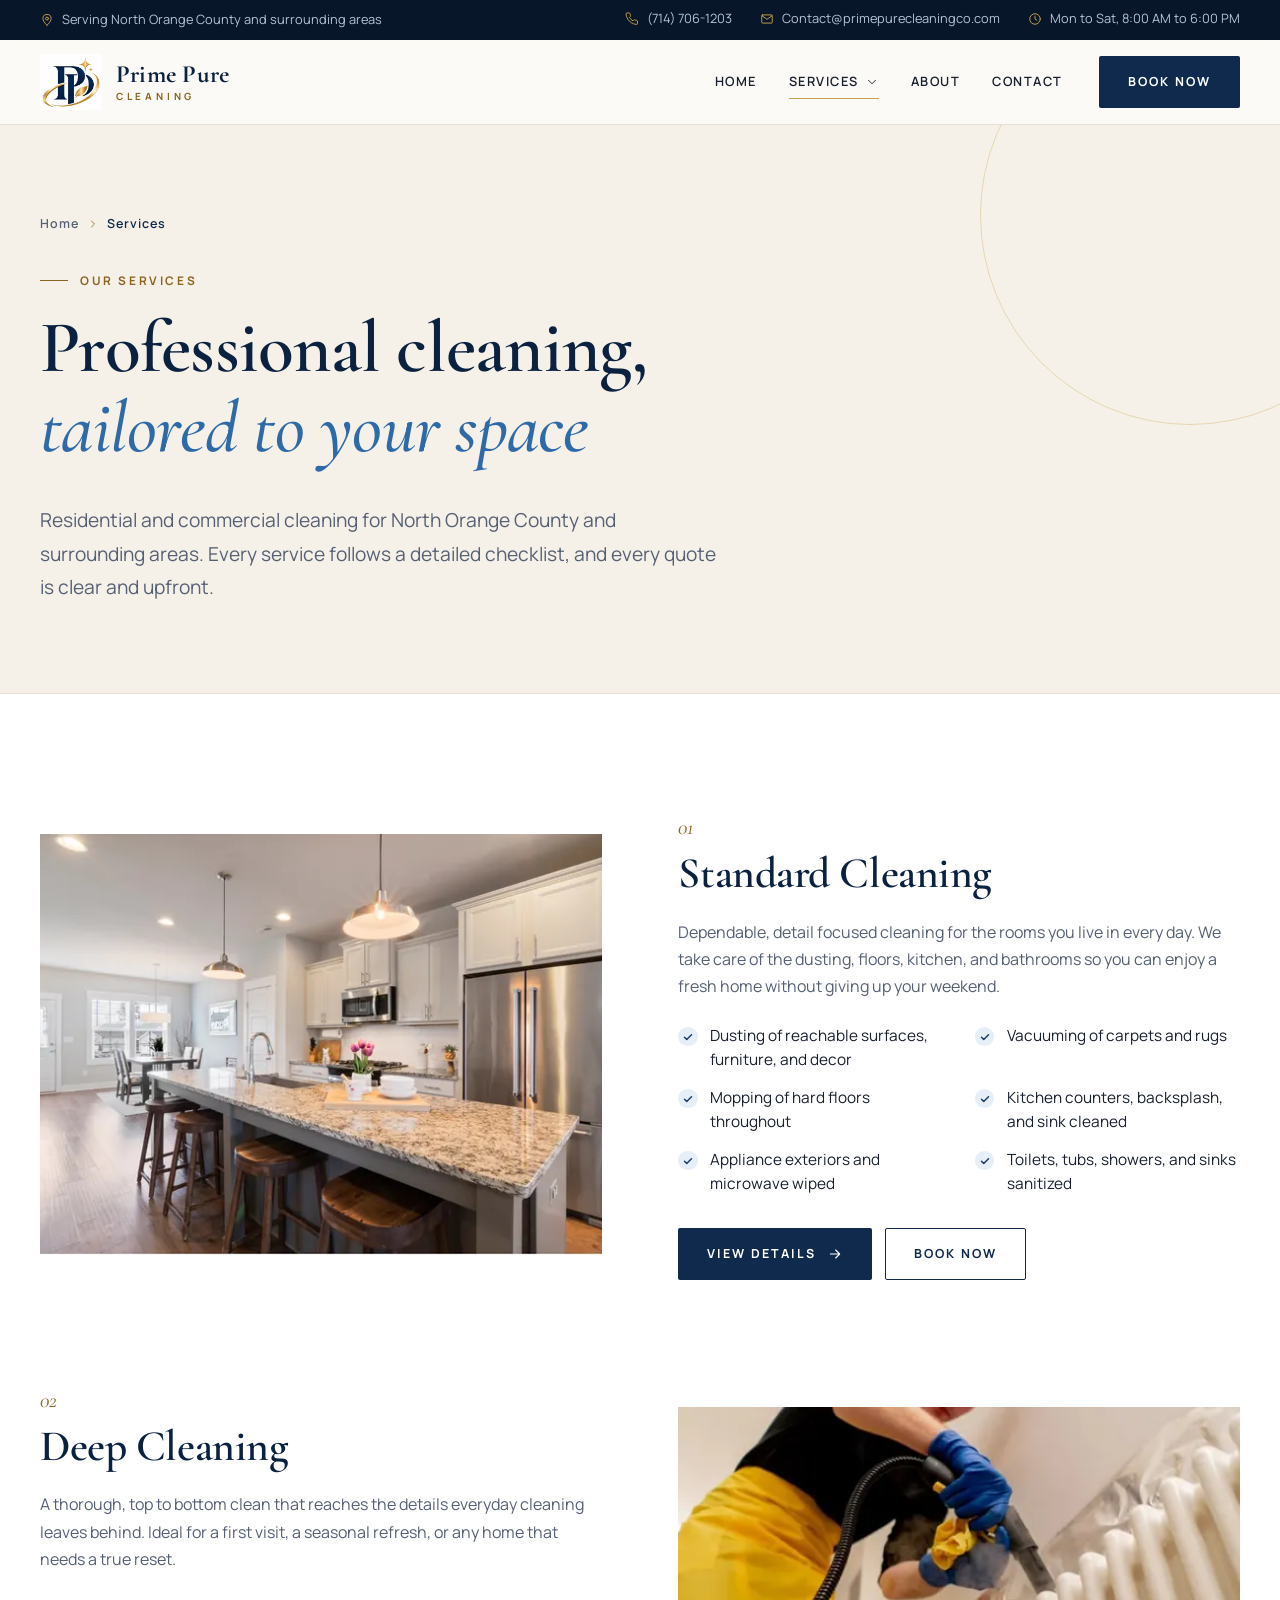
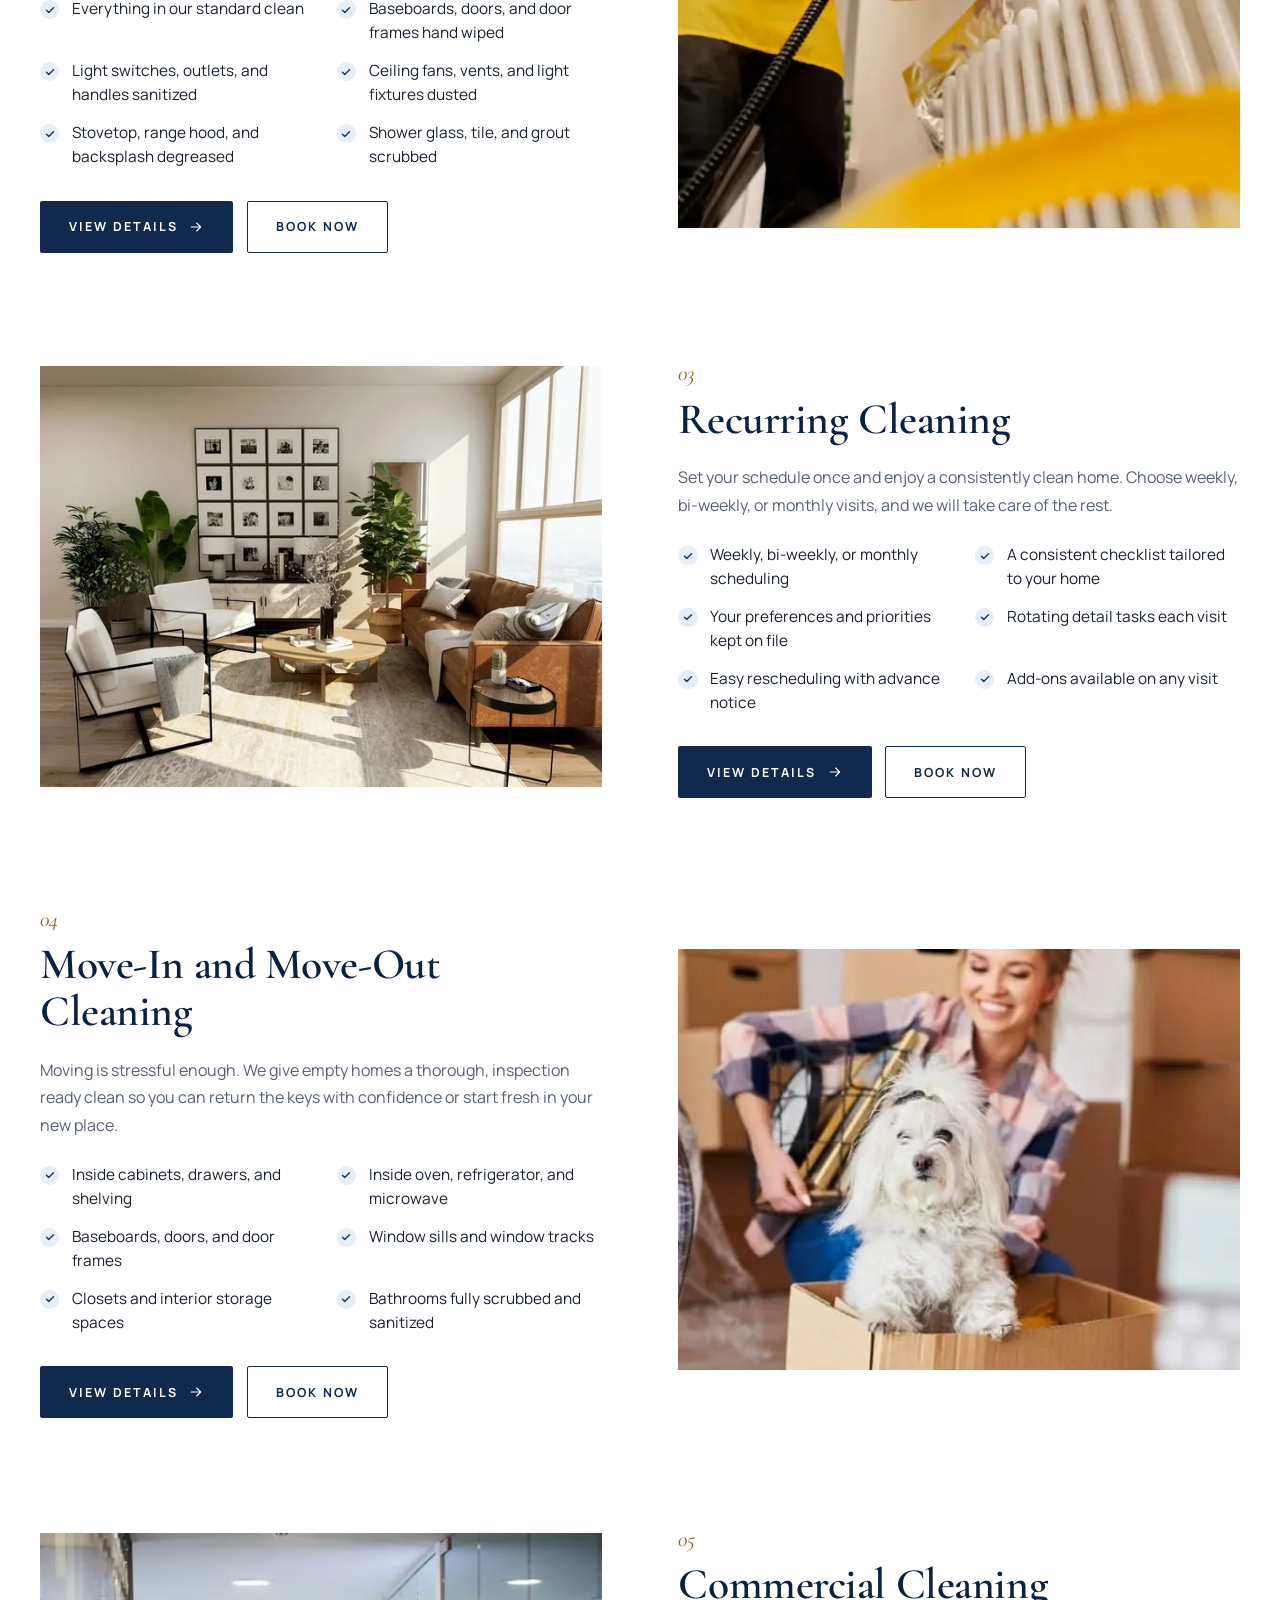
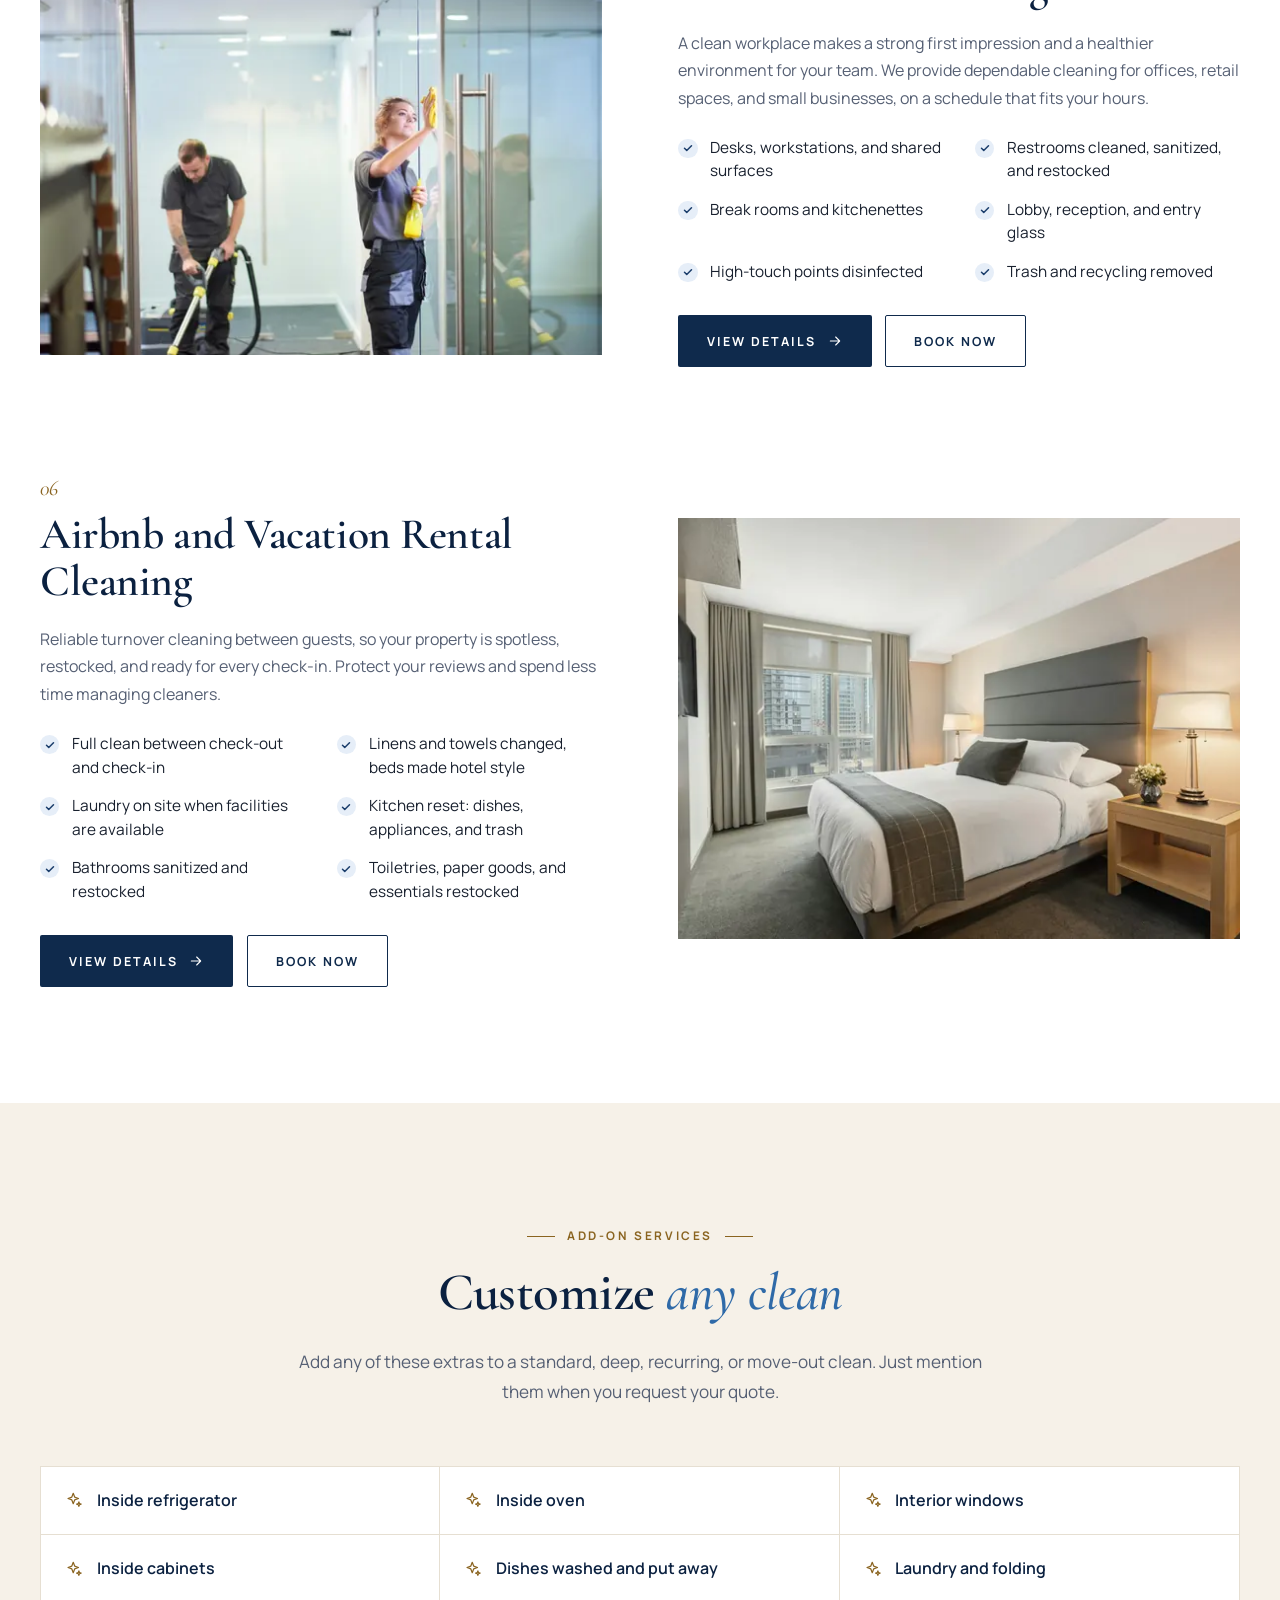
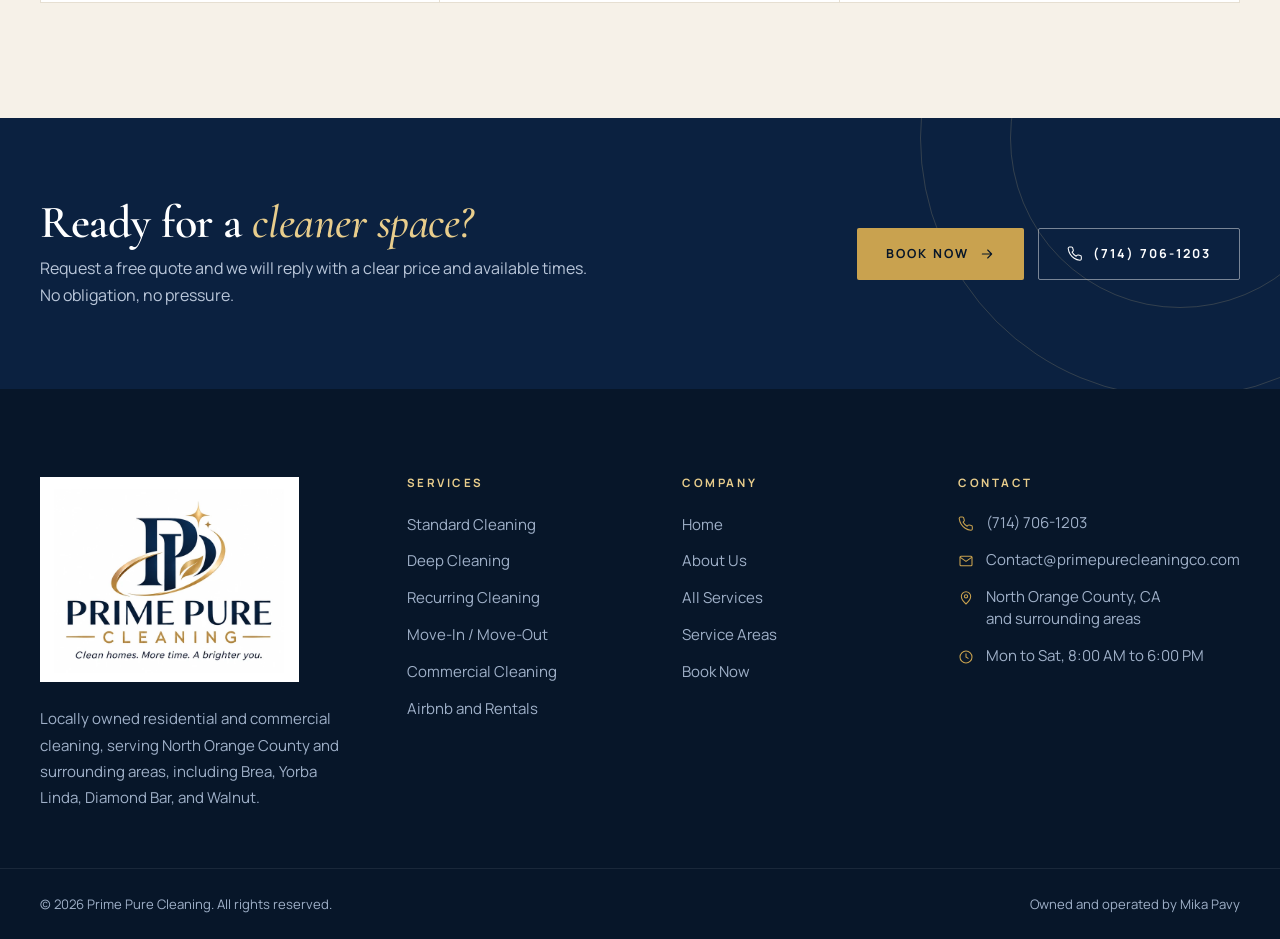
<file: services/index.html>
<!doctype html>
<html lang="en-US">
<head>
<meta charset="utf-8">
<meta name="viewport" content="width=device-width, initial-scale=1, viewport-fit=cover">
<title>Cleaning Services in North Orange County, CA | Prime Pure Cleaning</title>
<meta name="description" content="Explore our cleaning services: standard, deep, recurring, move-in and move-out, commercial, and Airbnb cleaning in Brea, Yorba Linda, Diamond Bar, Walnut, and North OC.">
<meta name="robots" content="index, follow">
<link rel="canonical" href="https://primepurecleaning.com/services/">
<meta name="author" content="Prime Pure Cleaning">
<meta name="theme-color" content="#0b2140">
<meta name="format-detection" content="telephone=yes">
<meta name="geo.region" content="US-CA">
<meta name="geo.placename" content="North Orange County, California">
<meta property="og:type" content="website">
<meta property="og:site_name" content="Prime Pure Cleaning">
<meta property="og:locale" content="en_US">
<meta property="og:title" content="Cleaning Services in North Orange County, CA | Prime Pure Cleaning">
<meta property="og:description" content="Explore our cleaning services: standard, deep, recurring, move-in and move-out, commercial, and Airbnb cleaning in Brea, Yorba Linda, Diamond Bar, Walnut, and North OC.">
<meta property="og:url" content="https://primepurecleaning.com/services/">
<meta property="og:image" content="https://primepurecleaning.com/assets/img/og-image.jpg">
<meta property="og:image:width" content="1200">
<meta property="og:image:height" content="630">
<meta property="og:image:alt" content="Prime Pure Cleaning logo, serving North Orange County, California">
<meta name="twitter:card" content="summary_large_image">
<meta name="twitter:title" content="Cleaning Services in North Orange County, CA | Prime Pure Cleaning">
<meta name="twitter:description" content="Explore our cleaning services: standard, deep, recurring, move-in and move-out, commercial, and Airbnb cleaning in Brea, Yorba Linda, Diamond Bar, Walnut, and North OC.">
<meta name="twitter:image" content="https://primepurecleaning.com/assets/img/og-image.jpg">
<link rel="icon" href="/favicon.ico" sizes="48x48">
<link rel="icon" href="/favicon-32.png" type="image/png" sizes="32x32">
<link rel="icon" href="/favicon-192.png" type="image/png" sizes="192x192">
<link rel="apple-touch-icon" href="/apple-touch-icon.png">
<link rel="manifest" href="/site.webmanifest">
<link rel="preconnect" href="https://fonts.googleapis.com">
<link rel="preconnect" href="https://fonts.gstatic.com" crossorigin>
<link rel="stylesheet" href="https://fonts.googleapis.com/css2?family=Cormorant+Garamond:ital,wght@0,500;0,600;0,700;1,500;1,600&family=Manrope:wght@400;500;600;700&display=swap">
<link rel="stylesheet" href="/assets/css/styles.css?v=4">
<script>document.documentElement.classList.add("js")</script>
<script type="application/ld+json">{"@context":"https://schema.org","@type":"LocalBusiness","@id":"https://primepurecleaning.com/#business","name":"Prime Pure Cleaning","description":"Residential and commercial cleaning company serving North Orange County, California and surrounding areas, including Brea, Yorba Linda, Diamond Bar, and Walnut.","url":"https://primepurecleaning.com/","logo":"https://primepurecleaning.com/assets/img/logo-320.png","image":"https://primepurecleaning.com/assets/img/og-image.jpg","telephone":"+17147061203","email":"Contact@primepurecleaningco.com","priceRange":"$$","founder":{"@type":"Person","name":"Mika Pavy"},"address":{"@type":"PostalAddress","addressRegion":"CA","addressCountry":"US"},"areaServed":[{"@type":"AdministrativeArea","name":"North Orange County, CA"},{"@type":"City","name":"Brea, CA"},{"@type":"City","name":"Yorba Linda, CA"},{"@type":"City","name":"Diamond Bar, CA"},{"@type":"City","name":"Walnut, CA"},{"@type":"City","name":"Fullerton, CA"},{"@type":"City","name":"Placentia, CA"},{"@type":"City","name":"La Habra, CA"},{"@type":"City","name":"Anaheim Hills, CA"},{"@type":"City","name":"Chino Hills, CA"},{"@type":"City","name":"Rowland Heights, CA"}],"openingHoursSpecification":[{"@type":"OpeningHoursSpecification","dayOfWeek":["Monday","Tuesday","Wednesday","Thursday","Friday","Saturday"],"opens":"08:00","closes":"18:00"}],"hasOfferCatalog":{"@type":"OfferCatalog","name":"Cleaning Services","itemListElement":[{"@type":"Offer","itemOffered":{"@type":"Service","name":"Standard Cleaning","url":"https://primepurecleaning.com/services/standard-cleaning/"}},{"@type":"Offer","itemOffered":{"@type":"Service","name":"Deep Cleaning","url":"https://primepurecleaning.com/services/deep-cleaning/"}},{"@type":"Offer","itemOffered":{"@type":"Service","name":"Recurring Cleaning","url":"https://primepurecleaning.com/services/recurring-cleaning/"}},{"@type":"Offer","itemOffered":{"@type":"Service","name":"Move-In and Move-Out Cleaning","url":"https://primepurecleaning.com/services/move-in-move-out-cleaning/"}},{"@type":"Offer","itemOffered":{"@type":"Service","name":"Commercial Cleaning","url":"https://primepurecleaning.com/services/commercial-cleaning/"}},{"@type":"Offer","itemOffered":{"@type":"Service","name":"Airbnb and Vacation Rental Cleaning","url":"https://primepurecleaning.com/services/airbnb-vacation-rental-cleaning/"}}]}}</script>
<script type="application/ld+json">{"@context":"https://schema.org","@type":"BreadcrumbList","itemListElement":[{"@type":"ListItem","position":1,"name":"Home","item":"https://primepurecleaning.com/"},{"@type":"ListItem","position":2,"name":"Services","item":"https://primepurecleaning.com/services/"}]}</script>
</head>
<body>
<a class="skip-link" href="#main">Skip to content</a>
<div class="topbar">
<div class="container">
<span><svg viewBox="0 0 24 24" fill="none" stroke="currentColor" stroke-width="1.6" stroke-linecap="round" stroke-linejoin="round" aria-hidden="true" focusable="false"><path d="M12 21s-7-6.1-7-11.5a7 7 0 0 1 14 0C19 14.9 12 21 12 21z"/><circle cx="12" cy="9.5" r="2.5"/></svg>Serving North Orange County and surrounding areas</span>
<ul>
<li><a href="tel:+17147061203"><svg viewBox="0 0 24 24" fill="none" stroke="currentColor" stroke-width="1.6" stroke-linecap="round" stroke-linejoin="round" aria-hidden="true" focusable="false"><path d="M21.5 16.4v2.9a2 2 0 0 1-2.2 2 19.6 19.6 0 0 1-8.5-3 19.3 19.3 0 0 1-6-6A19.6 19.6 0 0 1 1.8 3.8 2 2 0 0 1 3.8 1.6h2.9a2 2 0 0 1 2 1.7c.1.9.4 1.8.7 2.7a2 2 0 0 1-.5 2.1L7.7 9.3a16 16 0 0 0 6 6l1.2-1.2a2 2 0 0 1 2.1-.5c.9.3 1.8.6 2.7.7a2 2 0 0 1 1.8 2.1z"/></svg>(714) 706-1203</a></li>
<li><a href="mailto:Contact@primepurecleaningco.com"><svg viewBox="0 0 24 24" fill="none" stroke="currentColor" stroke-width="1.6" stroke-linecap="round" stroke-linejoin="round" aria-hidden="true" focusable="false"><rect x="3" y="5" width="18" height="14" rx="1.5"/><path d="M3.5 6.5l8.5 6 8.5-6"/></svg>Contact@primepurecleaningco.com</a></li>
<li><span><svg viewBox="0 0 24 24" fill="none" stroke="currentColor" stroke-width="1.6" stroke-linecap="round" stroke-linejoin="round" aria-hidden="true" focusable="false"><circle cx="12" cy="12" r="9"/><path d="M12 7v5l3.2 2"/></svg>Mon to Sat, 8:00 AM to 6:00 PM</span></li>
</ul>
</div>
</div>
<header class="site-header">
<div class="container">
<a class="brand" href="/" aria-label="Prime Pure Cleaning home">
<img src="/assets/img/logo-mark.webp" width="454" height="408" alt="">
<span class="brand__text"><span class="brand__name">Prime Pure</span><span class="brand__tag">Cleaning</span></span>
</a>
<nav class="nav" aria-label="Main">
<ul class="nav__list">
<li class="nav__item"><a class="nav__link" href="/">Home</a></li>
<li class="nav__item nav__item--drop is-active">
<a class="nav__link" href="/services/" aria-current="page" aria-haspopup="true">Services<svg viewBox="0 0 24 24" fill="none" stroke="currentColor" stroke-width="1.6" stroke-linecap="round" stroke-linejoin="round" aria-hidden="true" focusable="false"><path d="M6 9l6 6 6-6"/></svg></a>
<div class="dropdown">
<a href="/services/standard-cleaning/"><strong>Standard Cleaning</strong><small>Routine upkeep that keeps your home fresh, tidy, and comfortable between busy weeks.</small></a>
<a href="/services/deep-cleaning/"><strong>Deep Cleaning</strong><small>A top to bottom reset that tackles buildup, baseboards, fixtures, and the spots routine cleaning misses.</small></a>
<a href="/services/recurring-cleaning/"><strong>Recurring Cleaning</strong><small>Weekly, bi-weekly, or monthly visits that keep your home consistently clean without rebooking.</small></a>
<a href="/services/move-in-move-out-cleaning/"><strong>Move-In / Move-Out</strong><small>A detailed clean for empty homes, so you can hand over the keys or settle in with confidence.</small></a>
<a href="/services/commercial-cleaning/"><strong>Commercial Cleaning</strong><small>Reliable cleaning for offices, retail spaces, and small businesses, scheduled around your hours.</small></a>
<a href="/services/airbnb-vacation-rental-cleaning/"><strong>Airbnb and Rentals</strong><small>Fast, reliable turnovers between guests, so every stay starts with a spotless first impression.</small></a>
<a class="dropdown__all text-link" href="/services/"><span>View all services</span><svg viewBox="0 0 24 24" fill="none" stroke="currentColor" stroke-width="1.6" stroke-linecap="round" stroke-linejoin="round" aria-hidden="true" focusable="false"><path d="M5 12h14M13 6l6 6-6 6"/></svg></a>
</div>
</li>
<li class="nav__item"><a class="nav__link" href="/about/">About</a></li>
<li class="nav__item"><a class="nav__link" href="/contact/">Contact</a></li>
</ul>
<a class="btn btn--primary" href="/#book">Book Now</a>
</nav>
<button class="nav-toggle" type="button" aria-label="Open menu" aria-expanded="false" aria-controls="drawer"><svg viewBox="0 0 24 24" fill="none" stroke="currentColor" stroke-width="1.6" stroke-linecap="round" stroke-linejoin="round" aria-hidden="true" focusable="false"><path d="M3.5 7h17M3.5 12h17M3.5 17h11"/></svg></button>
</div>
</header>
<div class="drawer" id="drawer" aria-hidden="true">
<div class="drawer__scrim" data-close></div>
<div class="drawer__panel" role="dialog" aria-modal="true" aria-label="Menu">
<div class="drawer__head">
<a class="brand" href="/" aria-label="Prime Pure Cleaning home">
<img src="/assets/img/logo-mark.webp" width="454" height="408" alt="">
<span class="brand__text"><span class="brand__name">Prime Pure</span><span class="brand__tag">Cleaning</span></span>
</a>
<button class="nav-toggle drawer__close" type="button" aria-label="Close menu" data-close style="display:inline-flex"><svg viewBox="0 0 24 24" fill="none" stroke="currentColor" stroke-width="1.6" stroke-linecap="round" stroke-linejoin="round" aria-hidden="true" focusable="false"><path d="M6 6l12 12M18 6L6 18"/></svg></button>
</div>
<nav class="drawer__nav" aria-label="Mobile">
<a href="/">Home</a>
<span class="drawer__label">Services</span>
<div class="drawer__services">
<a href="/services/standard-cleaning/">Standard Cleaning<svg viewBox="0 0 24 24" fill="none" stroke="currentColor" stroke-width="1.6" stroke-linecap="round" stroke-linejoin="round" aria-hidden="true" focusable="false"><path d="M9 6l6 6-6 6"/></svg></a>
<a href="/services/deep-cleaning/">Deep Cleaning<svg viewBox="0 0 24 24" fill="none" stroke="currentColor" stroke-width="1.6" stroke-linecap="round" stroke-linejoin="round" aria-hidden="true" focusable="false"><path d="M9 6l6 6-6 6"/></svg></a>
<a href="/services/recurring-cleaning/">Recurring Cleaning<svg viewBox="0 0 24 24" fill="none" stroke="currentColor" stroke-width="1.6" stroke-linecap="round" stroke-linejoin="round" aria-hidden="true" focusable="false"><path d="M9 6l6 6-6 6"/></svg></a>
<a href="/services/move-in-move-out-cleaning/">Move-In / Move-Out<svg viewBox="0 0 24 24" fill="none" stroke="currentColor" stroke-width="1.6" stroke-linecap="round" stroke-linejoin="round" aria-hidden="true" focusable="false"><path d="M9 6l6 6-6 6"/></svg></a>
<a href="/services/commercial-cleaning/">Commercial Cleaning<svg viewBox="0 0 24 24" fill="none" stroke="currentColor" stroke-width="1.6" stroke-linecap="round" stroke-linejoin="round" aria-hidden="true" focusable="false"><path d="M9 6l6 6-6 6"/></svg></a>
<a href="/services/airbnb-vacation-rental-cleaning/">Airbnb and Rentals<svg viewBox="0 0 24 24" fill="none" stroke="currentColor" stroke-width="1.6" stroke-linecap="round" stroke-linejoin="round" aria-hidden="true" focusable="false"><path d="M9 6l6 6-6 6"/></svg></a>
<a href="/services/">All services<svg viewBox="0 0 24 24" fill="none" stroke="currentColor" stroke-width="1.6" stroke-linecap="round" stroke-linejoin="round" aria-hidden="true" focusable="false"><path d="M9 6l6 6-6 6"/></svg></a>
</div>
<a href="/about/">About</a>
<a href="/contact/">Contact</a>
</nav>
<div class="drawer__foot">
<a class="btn btn--primary btn--block" href="/#book">Book Now</a>
<a class="btn btn--outline btn--block" href="tel:+17147061203"><svg viewBox="0 0 24 24" fill="none" stroke="currentColor" stroke-width="1.6" stroke-linecap="round" stroke-linejoin="round" aria-hidden="true" focusable="false"><path d="M21.5 16.4v2.9a2 2 0 0 1-2.2 2 19.6 19.6 0 0 1-8.5-3 19.3 19.3 0 0 1-6-6A19.6 19.6 0 0 1 1.8 3.8 2 2 0 0 1 3.8 1.6h2.9a2 2 0 0 1 2 1.7c.1.9.4 1.8.7 2.7a2 2 0 0 1-.5 2.1L7.7 9.3a16 16 0 0 0 6 6l1.2-1.2a2 2 0 0 1 2.1-.5c.9.3 1.8.6 2.7.7a2 2 0 0 1 1.8 2.1z"/></svg>Call (714) 706-1203</a>
</div>
</div>
</div>
<main id="main">
<section class="page-hero">
<div class="container">
<nav class="breadcrumb" aria-label="Breadcrumb"><a href="/">Home</a><svg viewBox="0 0 24 24" fill="none" stroke="currentColor" stroke-width="1.6" stroke-linecap="round" stroke-linejoin="round" aria-hidden="true" focusable="false"><path d="M9 6l6 6-6 6"/></svg><span aria-current="page">Services</span></nav>
<span class="eyebrow">Our Services</span>
<h1>Professional cleaning, <em>tailored to your space</em></h1>
<p class="lead">Residential and commercial cleaning for North Orange County and surrounding areas. Every service follows a detailed checklist, and every quote is clear and upfront.</p>
</div>
</section>

<section class="section section--white">
<div class="container service-rows">
<article class="service-row reveal" id="standard-cleaning">
<a class="service-row__media" href="/services/standard-cleaning/" tabindex="-1" aria-hidden="true"><img src="/assets/img/standard-kitchen-640.webp" srcset="/assets/img/standard-kitchen-640.webp 640w, /assets/img/standard-kitchen-1080.webp 1080w" sizes="(min-width: 1024px) 560px, 100vw" width="1080" height="720" alt="Bright, freshly cleaned kitchen with a polished granite island" loading="lazy" decoding="async"></a>
<div>
<span class="card__num">01</span>
<h2><a href="/services/standard-cleaning/">Standard Cleaning</a></h2>
<p>Dependable, detail focused cleaning for the rooms you live in every day. We take care of the dusting, floors, kitchen, and bathrooms so you can enjoy a fresh home without giving up your weekend.</p>
<ul class="checklist checklist--2"><li>Dusting of reachable surfaces, furniture, and decor</li><li>Vacuuming of carpets and rugs</li><li>Mopping of hard floors throughout</li><li>Kitchen counters, backsplash, and sink cleaned</li><li>Appliance exteriors and microwave wiped</li><li>Toilets, tubs, showers, and sinks sanitized</li></ul>
<div class="btn-row">
<a class="btn btn--primary" href="/services/standard-cleaning/">View Details<svg viewBox="0 0 24 24" fill="none" stroke="currentColor" stroke-width="1.6" stroke-linecap="round" stroke-linejoin="round" aria-hidden="true" focusable="false"><path d="M5 12h14M13 6l6 6-6 6"/></svg></a>
<a class="btn btn--outline" href="/#book">Book Now</a>
</div>
</div>
</article><article class="service-row reveal" id="deep-cleaning">
<a class="service-row__media" href="/services/deep-cleaning/" tabindex="-1" aria-hidden="true"><img src="/assets/img/deep-clean-steam-640.webp" srcset="/assets/img/deep-clean-steam-640.webp 640w, /assets/img/deep-clean-steam-1200.webp 1200w" sizes="(min-width: 1024px) 560px, 100vw" width="1200" height="717" alt="Cleaner steam cleaning a radiator to remove built up dust" loading="lazy" decoding="async"></a>
<div>
<span class="card__num">02</span>
<h2><a href="/services/deep-cleaning/">Deep Cleaning</a></h2>
<p>A thorough, top to bottom clean that reaches the details everyday cleaning leaves behind. Ideal for a first visit, a seasonal refresh, or any home that needs a true reset.</p>
<ul class="checklist checklist--2"><li>Everything in our standard clean</li><li>Baseboards, doors, and door frames hand wiped</li><li>Light switches, outlets, and handles sanitized</li><li>Ceiling fans, vents, and light fixtures dusted</li><li>Stovetop, range hood, and backsplash degreased</li><li>Shower glass, tile, and grout scrubbed</li></ul>
<div class="btn-row">
<a class="btn btn--primary" href="/services/deep-cleaning/">View Details<svg viewBox="0 0 24 24" fill="none" stroke="currentColor" stroke-width="1.6" stroke-linecap="round" stroke-linejoin="round" aria-hidden="true" focusable="false"><path d="M5 12h14M13 6l6 6-6 6"/></svg></a>
<a class="btn btn--outline" href="/#book">Book Now</a>
</div>
</div>
</article><article class="service-row reveal" id="recurring-cleaning">
<a class="service-row__media" href="/services/recurring-cleaning/" tabindex="-1" aria-hidden="true"><img src="/assets/img/living-room-bright-640.webp" srcset="/assets/img/living-room-bright-640.webp 640w, /assets/img/living-room-bright-1200.webp 1200w" sizes="(min-width: 1024px) 560px, 100vw" width="1200" height="900" alt="Bright, tidy living room in a well kept home" loading="lazy" decoding="async"></a>
<div>
<span class="card__num">03</span>
<h2><a href="/services/recurring-cleaning/">Recurring Cleaning</a></h2>
<p>Set your schedule once and enjoy a consistently clean home. Choose weekly, bi-weekly, or monthly visits, and we will take care of the rest.</p>
<ul class="checklist checklist--2"><li>Weekly, bi-weekly, or monthly scheduling</li><li>A consistent checklist tailored to your home</li><li>Your preferences and priorities kept on file</li><li>Rotating detail tasks each visit</li><li>Easy rescheduling with advance notice</li><li>Add-ons available on any visit</li></ul>
<div class="btn-row">
<a class="btn btn--primary" href="/services/recurring-cleaning/">View Details<svg viewBox="0 0 24 24" fill="none" stroke="currentColor" stroke-width="1.6" stroke-linecap="round" stroke-linejoin="round" aria-hidden="true" focusable="false"><path d="M5 12h14M13 6l6 6-6 6"/></svg></a>
<a class="btn btn--outline" href="/#book">Book Now</a>
</div>
</div>
</article><article class="service-row reveal" id="move-in-move-out-cleaning">
<a class="service-row__media" href="/services/move-in-move-out-cleaning/" tabindex="-1" aria-hidden="true"><img src="/assets/img/move-in-boxes-600.webp" srcset="/assets/img/move-in-boxes-600.webp 600w" sizes="(min-width: 1024px) 560px, 100vw" width="600" height="600" alt="Woman unpacking moving boxes with her dog in a new home" loading="lazy" decoding="async"></a>
<div>
<span class="card__num">04</span>
<h2><a href="/services/move-in-move-out-cleaning/">Move-In and Move-Out Cleaning</a></h2>
<p>Moving is stressful enough. We give empty homes a thorough, inspection ready clean so you can return the keys with confidence or start fresh in your new place.</p>
<ul class="checklist checklist--2"><li>Inside cabinets, drawers, and shelving</li><li>Inside oven, refrigerator, and microwave</li><li>Baseboards, doors, and door frames</li><li>Window sills and window tracks</li><li>Closets and interior storage spaces</li><li>Bathrooms fully scrubbed and sanitized</li></ul>
<div class="btn-row">
<a class="btn btn--primary" href="/services/move-in-move-out-cleaning/">View Details<svg viewBox="0 0 24 24" fill="none" stroke="currentColor" stroke-width="1.6" stroke-linecap="round" stroke-linejoin="round" aria-hidden="true" focusable="false"><path d="M5 12h14M13 6l6 6-6 6"/></svg></a>
<a class="btn btn--outline" href="/#book">Book Now</a>
</div>
</div>
</article><article class="service-row reveal" id="commercial-cleaning">
<a class="service-row__media" href="/services/commercial-cleaning/" tabindex="-1" aria-hidden="true"><img src="/assets/img/office-cleaning-crew-640.webp" srcset="/assets/img/office-cleaning-crew-640.webp 640w, /assets/img/office-cleaning-crew-1080.webp 1080w" sizes="(min-width: 1024px) 560px, 100vw" width="1080" height="720" alt="Commercial cleaning team vacuuming and wiping glass in an office" loading="lazy" decoding="async"></a>
<div>
<span class="card__num">05</span>
<h2><a href="/services/commercial-cleaning/">Commercial Cleaning</a></h2>
<p>A clean workplace makes a strong first impression and a healthier environment for your team. We provide dependable cleaning for offices, retail spaces, and small businesses, on a schedule that fits your hours.</p>
<ul class="checklist checklist--2"><li>Desks, workstations, and shared surfaces</li><li>Restrooms cleaned, sanitized, and restocked</li><li>Break rooms and kitchenettes</li><li>Lobby, reception, and entry glass</li><li>High-touch points disinfected</li><li>Trash and recycling removed</li></ul>
<div class="btn-row">
<a class="btn btn--primary" href="/services/commercial-cleaning/">View Details<svg viewBox="0 0 24 24" fill="none" stroke="currentColor" stroke-width="1.6" stroke-linecap="round" stroke-linejoin="round" aria-hidden="true" focusable="false"><path d="M5 12h14M13 6l6 6-6 6"/></svg></a>
<a class="btn btn--outline" href="/#book">Book Now</a>
</div>
</div>
</article><article class="service-row reveal" id="airbnb-vacation-rental-cleaning">
<a class="service-row__media" href="/services/airbnb-vacation-rental-cleaning/" tabindex="-1" aria-hidden="true"><img src="/assets/img/rental-bedroom-640.webp" srcset="/assets/img/rental-bedroom-640.webp 640w, /assets/img/rental-bedroom-1200.webp 1200w" sizes="(min-width: 1024px) 560px, 100vw" width="1200" height="800" alt="Hotel style bed with crisp white linens in a vacation rental" loading="lazy" decoding="async"></a>
<div>
<span class="card__num">06</span>
<h2><a href="/services/airbnb-vacation-rental-cleaning/">Airbnb and Vacation Rental Cleaning</a></h2>
<p>Reliable turnover cleaning between guests, so your property is spotless, restocked, and ready for every check-in. Protect your reviews and spend less time managing cleaners.</p>
<ul class="checklist checklist--2"><li>Full clean between check-out and check-in</li><li>Linens and towels changed, beds made hotel style</li><li>Laundry on site when facilities are available</li><li>Kitchen reset: dishes, appliances, and trash</li><li>Bathrooms sanitized and restocked</li><li>Toiletries, paper goods, and essentials restocked</li></ul>
<div class="btn-row">
<a class="btn btn--primary" href="/services/airbnb-vacation-rental-cleaning/">View Details<svg viewBox="0 0 24 24" fill="none" stroke="currentColor" stroke-width="1.6" stroke-linecap="round" stroke-linejoin="round" aria-hidden="true" focusable="false"><path d="M5 12h14M13 6l6 6-6 6"/></svg></a>
<a class="btn btn--outline" href="/#book">Book Now</a>
</div>
</div>
</article>
</div>
</section>

<section class="section section--cream" aria-labelledby="addons-title">
<div class="container">
<div class="section-head section-head--center reveal">
<span class="eyebrow">Add-On Services</span>
<h2 id="addons-title">Customize <em>any clean</em></h2>
<p>Add any of these extras to a standard, deep, recurring, or move-out clean. Just mention them when you request your quote.</p>
</div>
<ul class="addons reveal"><li><svg viewBox="0 0 24 24" fill="none" stroke="currentColor" stroke-width="1.6" stroke-linecap="round" stroke-linejoin="round" aria-hidden="true" focusable="false"><path d="M11 3l1.9 5.1L18 10l-5.1 1.9L11 17l-1.9-5.1L4 10l5.1-1.9z"/><path d="M18.5 14.5l.8 2.2 2.2.8-2.2.8-.8 2.2-.8-2.2-2.2-.8 2.2-.8z"/></svg>Inside refrigerator</li><li><svg viewBox="0 0 24 24" fill="none" stroke="currentColor" stroke-width="1.6" stroke-linecap="round" stroke-linejoin="round" aria-hidden="true" focusable="false"><path d="M11 3l1.9 5.1L18 10l-5.1 1.9L11 17l-1.9-5.1L4 10l5.1-1.9z"/><path d="M18.5 14.5l.8 2.2 2.2.8-2.2.8-.8 2.2-.8-2.2-2.2-.8 2.2-.8z"/></svg>Inside oven</li><li><svg viewBox="0 0 24 24" fill="none" stroke="currentColor" stroke-width="1.6" stroke-linecap="round" stroke-linejoin="round" aria-hidden="true" focusable="false"><path d="M11 3l1.9 5.1L18 10l-5.1 1.9L11 17l-1.9-5.1L4 10l5.1-1.9z"/><path d="M18.5 14.5l.8 2.2 2.2.8-2.2.8-.8 2.2-.8-2.2-2.2-.8 2.2-.8z"/></svg>Interior windows</li><li><svg viewBox="0 0 24 24" fill="none" stroke="currentColor" stroke-width="1.6" stroke-linecap="round" stroke-linejoin="round" aria-hidden="true" focusable="false"><path d="M11 3l1.9 5.1L18 10l-5.1 1.9L11 17l-1.9-5.1L4 10l5.1-1.9z"/><path d="M18.5 14.5l.8 2.2 2.2.8-2.2.8-.8 2.2-.8-2.2-2.2-.8 2.2-.8z"/></svg>Inside cabinets</li><li><svg viewBox="0 0 24 24" fill="none" stroke="currentColor" stroke-width="1.6" stroke-linecap="round" stroke-linejoin="round" aria-hidden="true" focusable="false"><path d="M11 3l1.9 5.1L18 10l-5.1 1.9L11 17l-1.9-5.1L4 10l5.1-1.9z"/><path d="M18.5 14.5l.8 2.2 2.2.8-2.2.8-.8 2.2-.8-2.2-2.2-.8 2.2-.8z"/></svg>Dishes washed and put away</li><li><svg viewBox="0 0 24 24" fill="none" stroke="currentColor" stroke-width="1.6" stroke-linecap="round" stroke-linejoin="round" aria-hidden="true" focusable="false"><path d="M11 3l1.9 5.1L18 10l-5.1 1.9L11 17l-1.9-5.1L4 10l5.1-1.9z"/><path d="M18.5 14.5l.8 2.2 2.2.8-2.2.8-.8 2.2-.8-2.2-2.2-.8 2.2-.8z"/></svg>Laundry and folding</li></ul>
</div>
</section>

<section class="cta-band" aria-label="Get a quote">
<div class="container">
<div>
<h2>Ready for a <em>cleaner space?</em></h2>
<p>Request a free quote and we will reply with a clear price and available times. No obligation, no pressure.</p>
</div>
<div class="btn-row">
<a class="btn btn--gold" href="/#book">Book Now<svg viewBox="0 0 24 24" fill="none" stroke="currentColor" stroke-width="1.6" stroke-linecap="round" stroke-linejoin="round" aria-hidden="true" focusable="false"><path d="M5 12h14M13 6l6 6-6 6"/></svg></a>
<a class="btn btn--ghost-light" href="tel:+17147061203"><svg viewBox="0 0 24 24" fill="none" stroke="currentColor" stroke-width="1.6" stroke-linecap="round" stroke-linejoin="round" aria-hidden="true" focusable="false"><path d="M21.5 16.4v2.9a2 2 0 0 1-2.2 2 19.6 19.6 0 0 1-8.5-3 19.3 19.3 0 0 1-6-6A19.6 19.6 0 0 1 1.8 3.8 2 2 0 0 1 3.8 1.6h2.9a2 2 0 0 1 2 1.7c.1.9.4 1.8.7 2.7a2 2 0 0 1-.5 2.1L7.7 9.3a16 16 0 0 0 6 6l1.2-1.2a2 2 0 0 1 2.1-.5c.9.3 1.8.6 2.7.7a2 2 0 0 1 1.8 2.1z"/></svg>(714) 706-1203</a>
</div>
</div>
</section>
</main>
<footer class="site-footer">
<div class="container footer-main">
<div>
<a class="brand brand--lockup" href="/" aria-label="Prime Pure Cleaning home">
<img src="/assets/img/logo-lockup.webp" width="640" height="512" alt="Prime Pure Cleaning. Clean homes. More time. A brighter you.">
</a>
<p class="footer-about">Locally owned residential and commercial cleaning, serving North Orange County and surrounding areas, including Brea, Yorba Linda, Diamond Bar, and Walnut.</p>
</div>
<div>
<h2>Services</h2>
<ul class="footer-links">
<li><a href="/services/standard-cleaning/">Standard Cleaning</a></li>
<li><a href="/services/deep-cleaning/">Deep Cleaning</a></li>
<li><a href="/services/recurring-cleaning/">Recurring Cleaning</a></li>
<li><a href="/services/move-in-move-out-cleaning/">Move-In / Move-Out</a></li>
<li><a href="/services/commercial-cleaning/">Commercial Cleaning</a></li>
<li><a href="/services/airbnb-vacation-rental-cleaning/">Airbnb and Rentals</a></li>
</ul>
</div>
<div>
<h2>Company</h2>
<ul class="footer-links">
<li><a href="/">Home</a></li>
<li><a href="/about/">About Us</a></li>
<li><a href="/services/">All Services</a></li>
<li><a href="/#areas">Service Areas</a></li>
<li><a href="/#book">Book Now</a></li>
</ul>
</div>
<div>
<h2>Contact</h2>
<ul class="footer-contact">
<li><svg viewBox="0 0 24 24" fill="none" stroke="currentColor" stroke-width="1.6" stroke-linecap="round" stroke-linejoin="round" aria-hidden="true" focusable="false"><path d="M21.5 16.4v2.9a2 2 0 0 1-2.2 2 19.6 19.6 0 0 1-8.5-3 19.3 19.3 0 0 1-6-6A19.6 19.6 0 0 1 1.8 3.8 2 2 0 0 1 3.8 1.6h2.9a2 2 0 0 1 2 1.7c.1.9.4 1.8.7 2.7a2 2 0 0 1-.5 2.1L7.7 9.3a16 16 0 0 0 6 6l1.2-1.2a2 2 0 0 1 2.1-.5c.9.3 1.8.6 2.7.7a2 2 0 0 1 1.8 2.1z"/></svg><a href="tel:+17147061203">(714) 706-1203</a></li>
<li><svg viewBox="0 0 24 24" fill="none" stroke="currentColor" stroke-width="1.6" stroke-linecap="round" stroke-linejoin="round" aria-hidden="true" focusable="false"><rect x="3" y="5" width="18" height="14" rx="1.5"/><path d="M3.5 6.5l8.5 6 8.5-6"/></svg><a href="mailto:Contact@primepurecleaningco.com">Contact@primepurecleaningco.com</a></li>
<li><svg viewBox="0 0 24 24" fill="none" stroke="currentColor" stroke-width="1.6" stroke-linecap="round" stroke-linejoin="round" aria-hidden="true" focusable="false"><path d="M12 21s-7-6.1-7-11.5a7 7 0 0 1 14 0C19 14.9 12 21 12 21z"/><circle cx="12" cy="9.5" r="2.5"/></svg><span>North Orange County, CA<br>and surrounding areas</span></li>
<li><svg viewBox="0 0 24 24" fill="none" stroke="currentColor" stroke-width="1.6" stroke-linecap="round" stroke-linejoin="round" aria-hidden="true" focusable="false"><circle cx="12" cy="12" r="9"/><path d="M12 7v5l3.2 2"/></svg><span>Mon to Sat, 8:00 AM to 6:00 PM</span></li>
</ul>
</div>
</div>
<div class="footer-bottom">
<div class="container">
<span>&copy; <span id="year">2026</span> Prime Pure Cleaning. All rights reserved.</span>
<span>Owned and operated by Mika Pavy</span>
</div>
</div>
</footer>
<div class="action-bar">
<a class="btn btn--outline" href="tel:+17147061203"><svg viewBox="0 0 24 24" fill="none" stroke="currentColor" stroke-width="1.6" stroke-linecap="round" stroke-linejoin="round" aria-hidden="true" focusable="false"><path d="M21.5 16.4v2.9a2 2 0 0 1-2.2 2 19.6 19.6 0 0 1-8.5-3 19.3 19.3 0 0 1-6-6A19.6 19.6 0 0 1 1.8 3.8 2 2 0 0 1 3.8 1.6h2.9a2 2 0 0 1 2 1.7c.1.9.4 1.8.7 2.7a2 2 0 0 1-.5 2.1L7.7 9.3a16 16 0 0 0 6 6l1.2-1.2a2 2 0 0 1 2.1-.5c.9.3 1.8.6 2.7.7a2 2 0 0 1 1.8 2.1z"/></svg>Call Now</a>
<a class="btn btn--primary" href="/#book">Book Now</a>
</div>
<script src="/assets/js/main.js?v=4" defer></script>
</body>
</html>
</file>
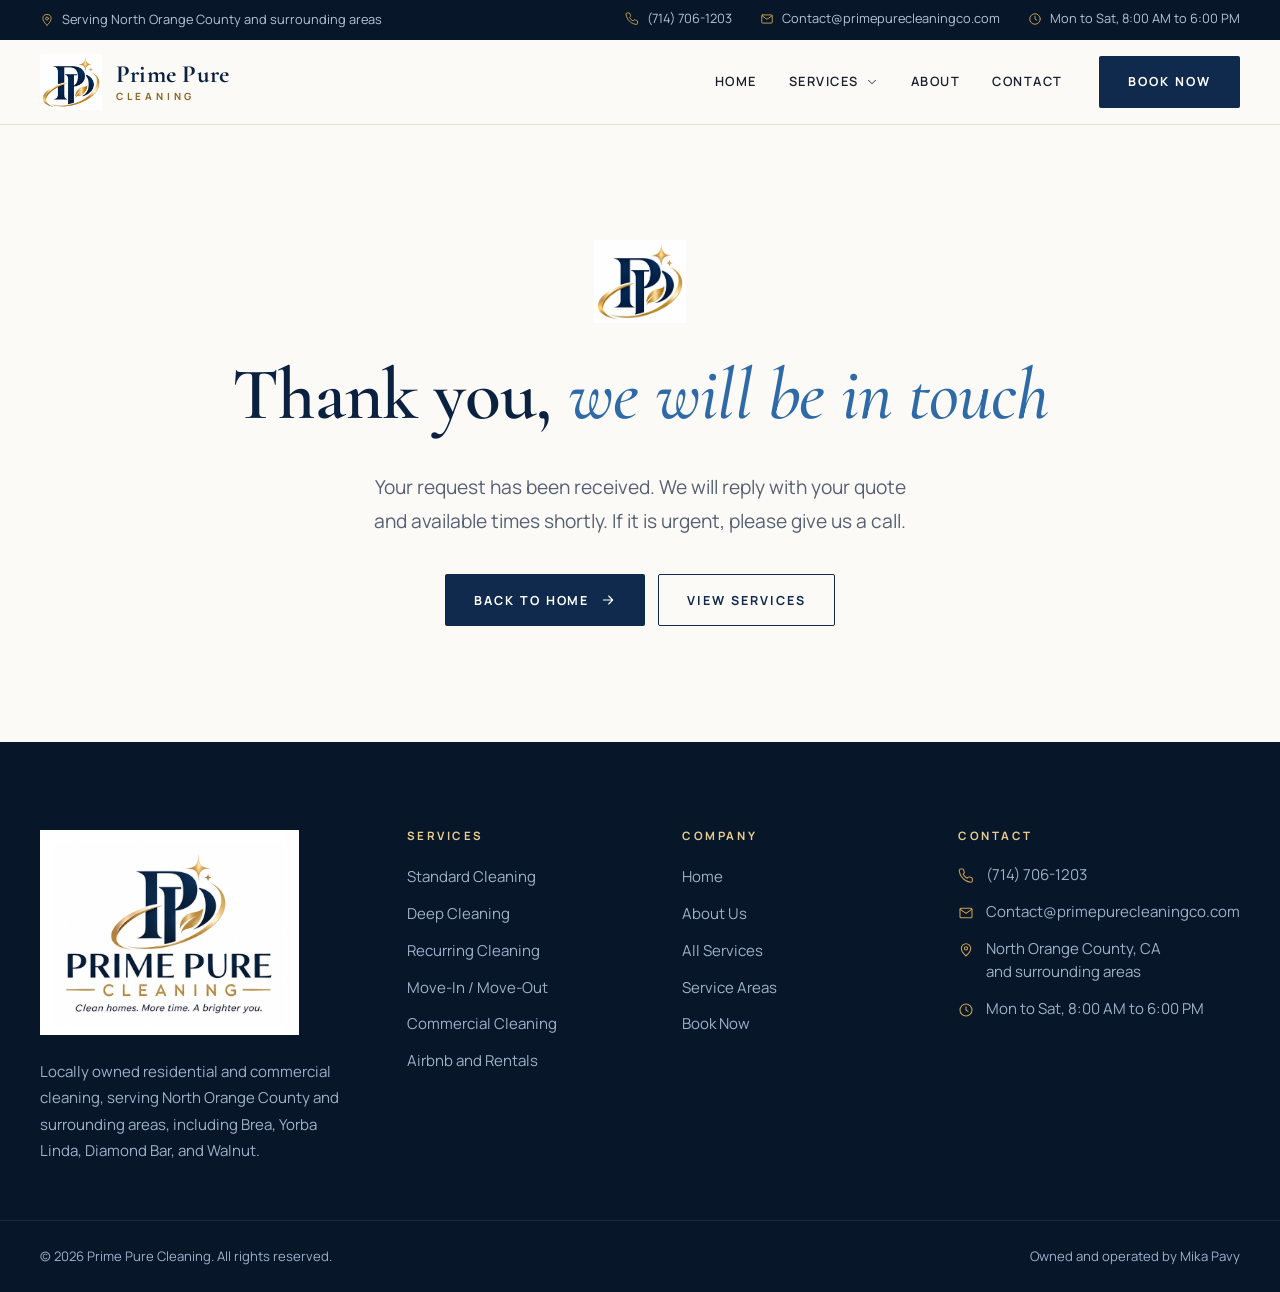
<file: thank-you/index.html>
<!doctype html>
<html lang="en-US">
<head>
<meta charset="utf-8">
<meta name="viewport" content="width=device-width, initial-scale=1, viewport-fit=cover">
<title>Thank You | Prime Pure Cleaning</title>
<meta name="description" content="Thank you for contacting Prime Pure Cleaning.">
<meta name="robots" content="noindex, follow">
<link rel="canonical" href="https://primepurecleaning.com/thank-you/">
<meta name="author" content="Prime Pure Cleaning">
<meta name="theme-color" content="#0b2140">
<meta name="format-detection" content="telephone=yes">
<meta name="geo.region" content="US-CA">
<meta name="geo.placename" content="North Orange County, California">
<meta property="og:type" content="website">
<meta property="og:site_name" content="Prime Pure Cleaning">
<meta property="og:locale" content="en_US">
<meta property="og:title" content="Thank You | Prime Pure Cleaning">
<meta property="og:description" content="Thank you for contacting Prime Pure Cleaning.">
<meta property="og:url" content="https://primepurecleaning.com/thank-you/">
<meta property="og:image" content="https://primepurecleaning.com/assets/img/og-image.jpg">
<meta property="og:image:width" content="1200">
<meta property="og:image:height" content="630">
<meta property="og:image:alt" content="Prime Pure Cleaning logo, serving North Orange County, California">
<meta name="twitter:card" content="summary_large_image">
<meta name="twitter:title" content="Thank You | Prime Pure Cleaning">
<meta name="twitter:description" content="Thank you for contacting Prime Pure Cleaning.">
<meta name="twitter:image" content="https://primepurecleaning.com/assets/img/og-image.jpg">
<link rel="icon" href="/favicon.ico" sizes="48x48">
<link rel="icon" href="/favicon-32.png" type="image/png" sizes="32x32">
<link rel="icon" href="/favicon-192.png" type="image/png" sizes="192x192">
<link rel="apple-touch-icon" href="/apple-touch-icon.png">
<link rel="manifest" href="/site.webmanifest">
<link rel="preconnect" href="https://fonts.googleapis.com">
<link rel="preconnect" href="https://fonts.gstatic.com" crossorigin>
<link rel="stylesheet" href="https://fonts.googleapis.com/css2?family=Cormorant+Garamond:ital,wght@0,500;0,600;0,700;1,500;1,600&family=Manrope:wght@400;500;600;700&display=swap">
<link rel="stylesheet" href="/assets/css/styles.css?v=4">
<script>document.documentElement.classList.add("js")</script>
<script type="application/ld+json">{"@context":"https://schema.org","@type":"LocalBusiness","@id":"https://primepurecleaning.com/#business","name":"Prime Pure Cleaning","description":"Residential and commercial cleaning company serving North Orange County, California and surrounding areas, including Brea, Yorba Linda, Diamond Bar, and Walnut.","url":"https://primepurecleaning.com/","logo":"https://primepurecleaning.com/assets/img/logo-320.png","image":"https://primepurecleaning.com/assets/img/og-image.jpg","telephone":"+17147061203","email":"Contact@primepurecleaningco.com","priceRange":"$$","founder":{"@type":"Person","name":"Mika Pavy"},"address":{"@type":"PostalAddress","addressRegion":"CA","addressCountry":"US"},"areaServed":[{"@type":"AdministrativeArea","name":"North Orange County, CA"},{"@type":"City","name":"Brea, CA"},{"@type":"City","name":"Yorba Linda, CA"},{"@type":"City","name":"Diamond Bar, CA"},{"@type":"City","name":"Walnut, CA"},{"@type":"City","name":"Fullerton, CA"},{"@type":"City","name":"Placentia, CA"},{"@type":"City","name":"La Habra, CA"},{"@type":"City","name":"Anaheim Hills, CA"},{"@type":"City","name":"Chino Hills, CA"},{"@type":"City","name":"Rowland Heights, CA"}],"openingHoursSpecification":[{"@type":"OpeningHoursSpecification","dayOfWeek":["Monday","Tuesday","Wednesday","Thursday","Friday","Saturday"],"opens":"08:00","closes":"18:00"}],"hasOfferCatalog":{"@type":"OfferCatalog","name":"Cleaning Services","itemListElement":[{"@type":"Offer","itemOffered":{"@type":"Service","name":"Standard Cleaning","url":"https://primepurecleaning.com/services/standard-cleaning/"}},{"@type":"Offer","itemOffered":{"@type":"Service","name":"Deep Cleaning","url":"https://primepurecleaning.com/services/deep-cleaning/"}},{"@type":"Offer","itemOffered":{"@type":"Service","name":"Recurring Cleaning","url":"https://primepurecleaning.com/services/recurring-cleaning/"}},{"@type":"Offer","itemOffered":{"@type":"Service","name":"Move-In and Move-Out Cleaning","url":"https://primepurecleaning.com/services/move-in-move-out-cleaning/"}},{"@type":"Offer","itemOffered":{"@type":"Service","name":"Commercial Cleaning","url":"https://primepurecleaning.com/services/commercial-cleaning/"}},{"@type":"Offer","itemOffered":{"@type":"Service","name":"Airbnb and Vacation Rental Cleaning","url":"https://primepurecleaning.com/services/airbnb-vacation-rental-cleaning/"}}]}}</script>
</head>
<body>
<a class="skip-link" href="#main">Skip to content</a>
<div class="topbar">
<div class="container">
<span><svg viewBox="0 0 24 24" fill="none" stroke="currentColor" stroke-width="1.6" stroke-linecap="round" stroke-linejoin="round" aria-hidden="true" focusable="false"><path d="M12 21s-7-6.1-7-11.5a7 7 0 0 1 14 0C19 14.9 12 21 12 21z"/><circle cx="12" cy="9.5" r="2.5"/></svg>Serving North Orange County and surrounding areas</span>
<ul>
<li><a href="tel:+17147061203"><svg viewBox="0 0 24 24" fill="none" stroke="currentColor" stroke-width="1.6" stroke-linecap="round" stroke-linejoin="round" aria-hidden="true" focusable="false"><path d="M21.5 16.4v2.9a2 2 0 0 1-2.2 2 19.6 19.6 0 0 1-8.5-3 19.3 19.3 0 0 1-6-6A19.6 19.6 0 0 1 1.8 3.8 2 2 0 0 1 3.8 1.6h2.9a2 2 0 0 1 2 1.7c.1.9.4 1.8.7 2.7a2 2 0 0 1-.5 2.1L7.7 9.3a16 16 0 0 0 6 6l1.2-1.2a2 2 0 0 1 2.1-.5c.9.3 1.8.6 2.7.7a2 2 0 0 1 1.8 2.1z"/></svg>(714) 706-1203</a></li>
<li><a href="mailto:Contact@primepurecleaningco.com"><svg viewBox="0 0 24 24" fill="none" stroke="currentColor" stroke-width="1.6" stroke-linecap="round" stroke-linejoin="round" aria-hidden="true" focusable="false"><rect x="3" y="5" width="18" height="14" rx="1.5"/><path d="M3.5 6.5l8.5 6 8.5-6"/></svg>Contact@primepurecleaningco.com</a></li>
<li><span><svg viewBox="0 0 24 24" fill="none" stroke="currentColor" stroke-width="1.6" stroke-linecap="round" stroke-linejoin="round" aria-hidden="true" focusable="false"><circle cx="12" cy="12" r="9"/><path d="M12 7v5l3.2 2"/></svg>Mon to Sat, 8:00 AM to 6:00 PM</span></li>
</ul>
</div>
</div>
<header class="site-header">
<div class="container">
<a class="brand" href="/" aria-label="Prime Pure Cleaning home">
<img src="/assets/img/logo-mark.webp" width="454" height="408" alt="">
<span class="brand__text"><span class="brand__name">Prime Pure</span><span class="brand__tag">Cleaning</span></span>
</a>
<nav class="nav" aria-label="Main">
<ul class="nav__list">
<li class="nav__item"><a class="nav__link" href="/">Home</a></li>
<li class="nav__item nav__item--drop">
<a class="nav__link" href="/services/" aria-haspopup="true">Services<svg viewBox="0 0 24 24" fill="none" stroke="currentColor" stroke-width="1.6" stroke-linecap="round" stroke-linejoin="round" aria-hidden="true" focusable="false"><path d="M6 9l6 6 6-6"/></svg></a>
<div class="dropdown">
<a href="/services/standard-cleaning/"><strong>Standard Cleaning</strong><small>Routine upkeep that keeps your home fresh, tidy, and comfortable between busy weeks.</small></a>
<a href="/services/deep-cleaning/"><strong>Deep Cleaning</strong><small>A top to bottom reset that tackles buildup, baseboards, fixtures, and the spots routine cleaning misses.</small></a>
<a href="/services/recurring-cleaning/"><strong>Recurring Cleaning</strong><small>Weekly, bi-weekly, or monthly visits that keep your home consistently clean without rebooking.</small></a>
<a href="/services/move-in-move-out-cleaning/"><strong>Move-In / Move-Out</strong><small>A detailed clean for empty homes, so you can hand over the keys or settle in with confidence.</small></a>
<a href="/services/commercial-cleaning/"><strong>Commercial Cleaning</strong><small>Reliable cleaning for offices, retail spaces, and small businesses, scheduled around your hours.</small></a>
<a href="/services/airbnb-vacation-rental-cleaning/"><strong>Airbnb and Rentals</strong><small>Fast, reliable turnovers between guests, so every stay starts with a spotless first impression.</small></a>
<a class="dropdown__all text-link" href="/services/"><span>View all services</span><svg viewBox="0 0 24 24" fill="none" stroke="currentColor" stroke-width="1.6" stroke-linecap="round" stroke-linejoin="round" aria-hidden="true" focusable="false"><path d="M5 12h14M13 6l6 6-6 6"/></svg></a>
</div>
</li>
<li class="nav__item"><a class="nav__link" href="/about/">About</a></li>
<li class="nav__item"><a class="nav__link" href="/contact/">Contact</a></li>
</ul>
<a class="btn btn--primary" href="/#book">Book Now</a>
</nav>
<button class="nav-toggle" type="button" aria-label="Open menu" aria-expanded="false" aria-controls="drawer"><svg viewBox="0 0 24 24" fill="none" stroke="currentColor" stroke-width="1.6" stroke-linecap="round" stroke-linejoin="round" aria-hidden="true" focusable="false"><path d="M3.5 7h17M3.5 12h17M3.5 17h11"/></svg></button>
</div>
</header>
<div class="drawer" id="drawer" aria-hidden="true">
<div class="drawer__scrim" data-close></div>
<div class="drawer__panel" role="dialog" aria-modal="true" aria-label="Menu">
<div class="drawer__head">
<a class="brand" href="/" aria-label="Prime Pure Cleaning home">
<img src="/assets/img/logo-mark.webp" width="454" height="408" alt="">
<span class="brand__text"><span class="brand__name">Prime Pure</span><span class="brand__tag">Cleaning</span></span>
</a>
<button class="nav-toggle drawer__close" type="button" aria-label="Close menu" data-close style="display:inline-flex"><svg viewBox="0 0 24 24" fill="none" stroke="currentColor" stroke-width="1.6" stroke-linecap="round" stroke-linejoin="round" aria-hidden="true" focusable="false"><path d="M6 6l12 12M18 6L6 18"/></svg></button>
</div>
<nav class="drawer__nav" aria-label="Mobile">
<a href="/">Home</a>
<span class="drawer__label">Services</span>
<div class="drawer__services">
<a href="/services/standard-cleaning/">Standard Cleaning<svg viewBox="0 0 24 24" fill="none" stroke="currentColor" stroke-width="1.6" stroke-linecap="round" stroke-linejoin="round" aria-hidden="true" focusable="false"><path d="M9 6l6 6-6 6"/></svg></a>
<a href="/services/deep-cleaning/">Deep Cleaning<svg viewBox="0 0 24 24" fill="none" stroke="currentColor" stroke-width="1.6" stroke-linecap="round" stroke-linejoin="round" aria-hidden="true" focusable="false"><path d="M9 6l6 6-6 6"/></svg></a>
<a href="/services/recurring-cleaning/">Recurring Cleaning<svg viewBox="0 0 24 24" fill="none" stroke="currentColor" stroke-width="1.6" stroke-linecap="round" stroke-linejoin="round" aria-hidden="true" focusable="false"><path d="M9 6l6 6-6 6"/></svg></a>
<a href="/services/move-in-move-out-cleaning/">Move-In / Move-Out<svg viewBox="0 0 24 24" fill="none" stroke="currentColor" stroke-width="1.6" stroke-linecap="round" stroke-linejoin="round" aria-hidden="true" focusable="false"><path d="M9 6l6 6-6 6"/></svg></a>
<a href="/services/commercial-cleaning/">Commercial Cleaning<svg viewBox="0 0 24 24" fill="none" stroke="currentColor" stroke-width="1.6" stroke-linecap="round" stroke-linejoin="round" aria-hidden="true" focusable="false"><path d="M9 6l6 6-6 6"/></svg></a>
<a href="/services/airbnb-vacation-rental-cleaning/">Airbnb and Rentals<svg viewBox="0 0 24 24" fill="none" stroke="currentColor" stroke-width="1.6" stroke-linecap="round" stroke-linejoin="round" aria-hidden="true" focusable="false"><path d="M9 6l6 6-6 6"/></svg></a>
<a href="/services/">All services<svg viewBox="0 0 24 24" fill="none" stroke="currentColor" stroke-width="1.6" stroke-linecap="round" stroke-linejoin="round" aria-hidden="true" focusable="false"><path d="M9 6l6 6-6 6"/></svg></a>
</div>
<a href="/about/">About</a>
<a href="/contact/">Contact</a>
</nav>
<div class="drawer__foot">
<a class="btn btn--primary btn--block" href="/#book">Book Now</a>
<a class="btn btn--outline btn--block" href="tel:+17147061203"><svg viewBox="0 0 24 24" fill="none" stroke="currentColor" stroke-width="1.6" stroke-linecap="round" stroke-linejoin="round" aria-hidden="true" focusable="false"><path d="M21.5 16.4v2.9a2 2 0 0 1-2.2 2 19.6 19.6 0 0 1-8.5-3 19.3 19.3 0 0 1-6-6A19.6 19.6 0 0 1 1.8 3.8 2 2 0 0 1 3.8 1.6h2.9a2 2 0 0 1 2 1.7c.1.9.4 1.8.7 2.7a2 2 0 0 1-.5 2.1L7.7 9.3a16 16 0 0 0 6 6l1.2-1.2a2 2 0 0 1 2.1-.5c.9.3 1.8.6 2.7.7a2 2 0 0 1 1.8 2.1z"/></svg>Call (714) 706-1203</a>
</div>
</div>
</div>
<main id="main" class="message-page">
<div class="container container--narrow">
<img class="message-page__mark" src="/assets/img/logo-mark.webp" width="454" height="408" alt="">
<h1>Thank you, <em>we will be in touch</em></h1>
<p class="lead">Your request has been received. We will reply with your quote and available times shortly. If it is urgent, please give us a call.</p>
<div class="btn-row">
<a class="btn btn--primary" href="/">Back to Home<svg viewBox="0 0 24 24" fill="none" stroke="currentColor" stroke-width="1.6" stroke-linecap="round" stroke-linejoin="round" aria-hidden="true" focusable="false"><path d="M5 12h14M13 6l6 6-6 6"/></svg></a>
<a class="btn btn--outline" href="/services/">View Services</a>
</div>
</div>
</main>
<footer class="site-footer">
<div class="container footer-main">
<div>
<a class="brand brand--lockup" href="/" aria-label="Prime Pure Cleaning home">
<img src="/assets/img/logo-lockup.webp" width="640" height="512" alt="Prime Pure Cleaning. Clean homes. More time. A brighter you.">
</a>
<p class="footer-about">Locally owned residential and commercial cleaning, serving North Orange County and surrounding areas, including Brea, Yorba Linda, Diamond Bar, and Walnut.</p>
</div>
<div>
<h2>Services</h2>
<ul class="footer-links">
<li><a href="/services/standard-cleaning/">Standard Cleaning</a></li>
<li><a href="/services/deep-cleaning/">Deep Cleaning</a></li>
<li><a href="/services/recurring-cleaning/">Recurring Cleaning</a></li>
<li><a href="/services/move-in-move-out-cleaning/">Move-In / Move-Out</a></li>
<li><a href="/services/commercial-cleaning/">Commercial Cleaning</a></li>
<li><a href="/services/airbnb-vacation-rental-cleaning/">Airbnb and Rentals</a></li>
</ul>
</div>
<div>
<h2>Company</h2>
<ul class="footer-links">
<li><a href="/">Home</a></li>
<li><a href="/about/">About Us</a></li>
<li><a href="/services/">All Services</a></li>
<li><a href="/#areas">Service Areas</a></li>
<li><a href="/#book">Book Now</a></li>
</ul>
</div>
<div>
<h2>Contact</h2>
<ul class="footer-contact">
<li><svg viewBox="0 0 24 24" fill="none" stroke="currentColor" stroke-width="1.6" stroke-linecap="round" stroke-linejoin="round" aria-hidden="true" focusable="false"><path d="M21.5 16.4v2.9a2 2 0 0 1-2.2 2 19.6 19.6 0 0 1-8.5-3 19.3 19.3 0 0 1-6-6A19.6 19.6 0 0 1 1.8 3.8 2 2 0 0 1 3.8 1.6h2.9a2 2 0 0 1 2 1.7c.1.9.4 1.8.7 2.7a2 2 0 0 1-.5 2.1L7.7 9.3a16 16 0 0 0 6 6l1.2-1.2a2 2 0 0 1 2.1-.5c.9.3 1.8.6 2.7.7a2 2 0 0 1 1.8 2.1z"/></svg><a href="tel:+17147061203">(714) 706-1203</a></li>
<li><svg viewBox="0 0 24 24" fill="none" stroke="currentColor" stroke-width="1.6" stroke-linecap="round" stroke-linejoin="round" aria-hidden="true" focusable="false"><rect x="3" y="5" width="18" height="14" rx="1.5"/><path d="M3.5 6.5l8.5 6 8.5-6"/></svg><a href="mailto:Contact@primepurecleaningco.com">Contact@primepurecleaningco.com</a></li>
<li><svg viewBox="0 0 24 24" fill="none" stroke="currentColor" stroke-width="1.6" stroke-linecap="round" stroke-linejoin="round" aria-hidden="true" focusable="false"><path d="M12 21s-7-6.1-7-11.5a7 7 0 0 1 14 0C19 14.9 12 21 12 21z"/><circle cx="12" cy="9.5" r="2.5"/></svg><span>North Orange County, CA<br>and surrounding areas</span></li>
<li><svg viewBox="0 0 24 24" fill="none" stroke="currentColor" stroke-width="1.6" stroke-linecap="round" stroke-linejoin="round" aria-hidden="true" focusable="false"><circle cx="12" cy="12" r="9"/><path d="M12 7v5l3.2 2"/></svg><span>Mon to Sat, 8:00 AM to 6:00 PM</span></li>
</ul>
</div>
</div>
<div class="footer-bottom">
<div class="container">
<span>&copy; <span id="year">2026</span> Prime Pure Cleaning. All rights reserved.</span>
<span>Owned and operated by Mika Pavy</span>
</div>
</div>
</footer>
<div class="action-bar">
<a class="btn btn--outline" href="tel:+17147061203"><svg viewBox="0 0 24 24" fill="none" stroke="currentColor" stroke-width="1.6" stroke-linecap="round" stroke-linejoin="round" aria-hidden="true" focusable="false"><path d="M21.5 16.4v2.9a2 2 0 0 1-2.2 2 19.6 19.6 0 0 1-8.5-3 19.3 19.3 0 0 1-6-6A19.6 19.6 0 0 1 1.8 3.8 2 2 0 0 1 3.8 1.6h2.9a2 2 0 0 1 2 1.7c.1.9.4 1.8.7 2.7a2 2 0 0 1-.5 2.1L7.7 9.3a16 16 0 0 0 6 6l1.2-1.2a2 2 0 0 1 2.1-.5c.9.3 1.8.6 2.7.7a2 2 0 0 1 1.8 2.1z"/></svg>Call Now</a>
<a class="btn btn--primary" href="/#book">Book Now</a>
</div>
<script src="/assets/js/main.js?v=4" defer></script>
</body>
</html>
</file>
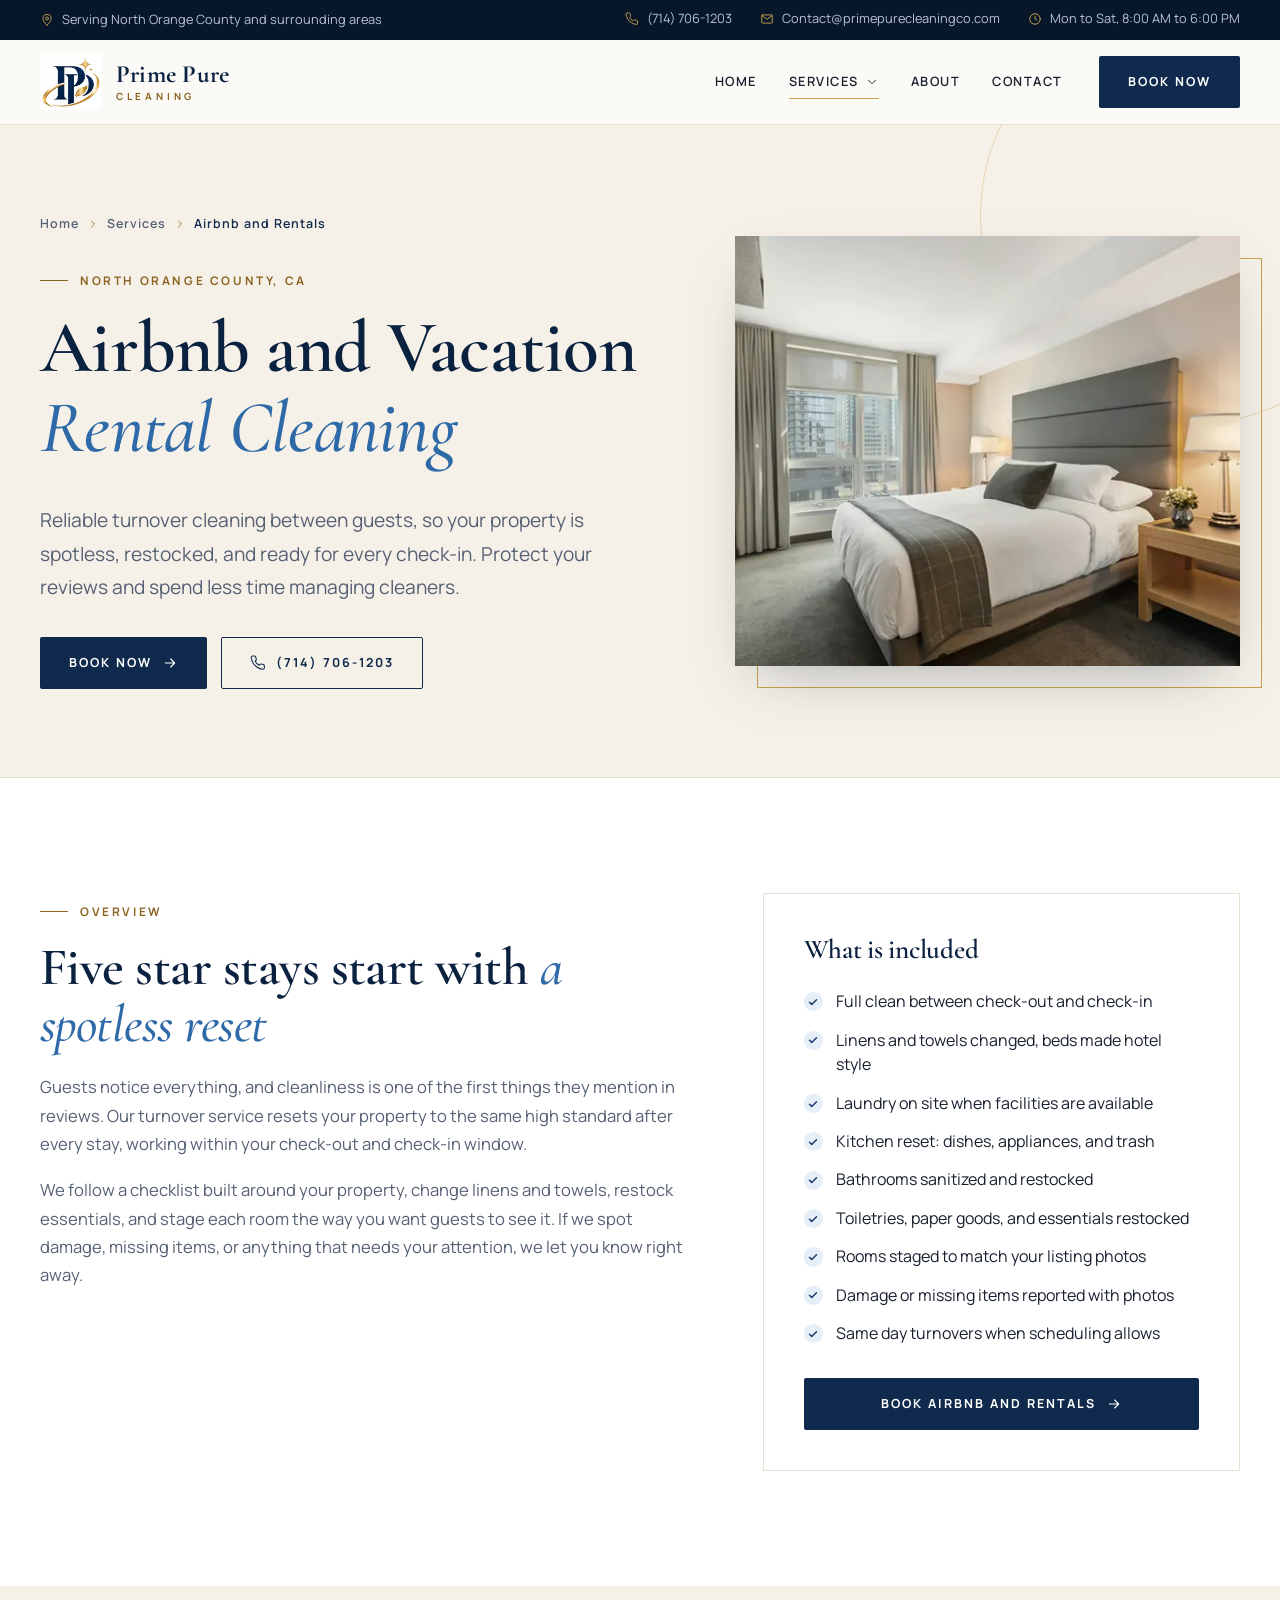
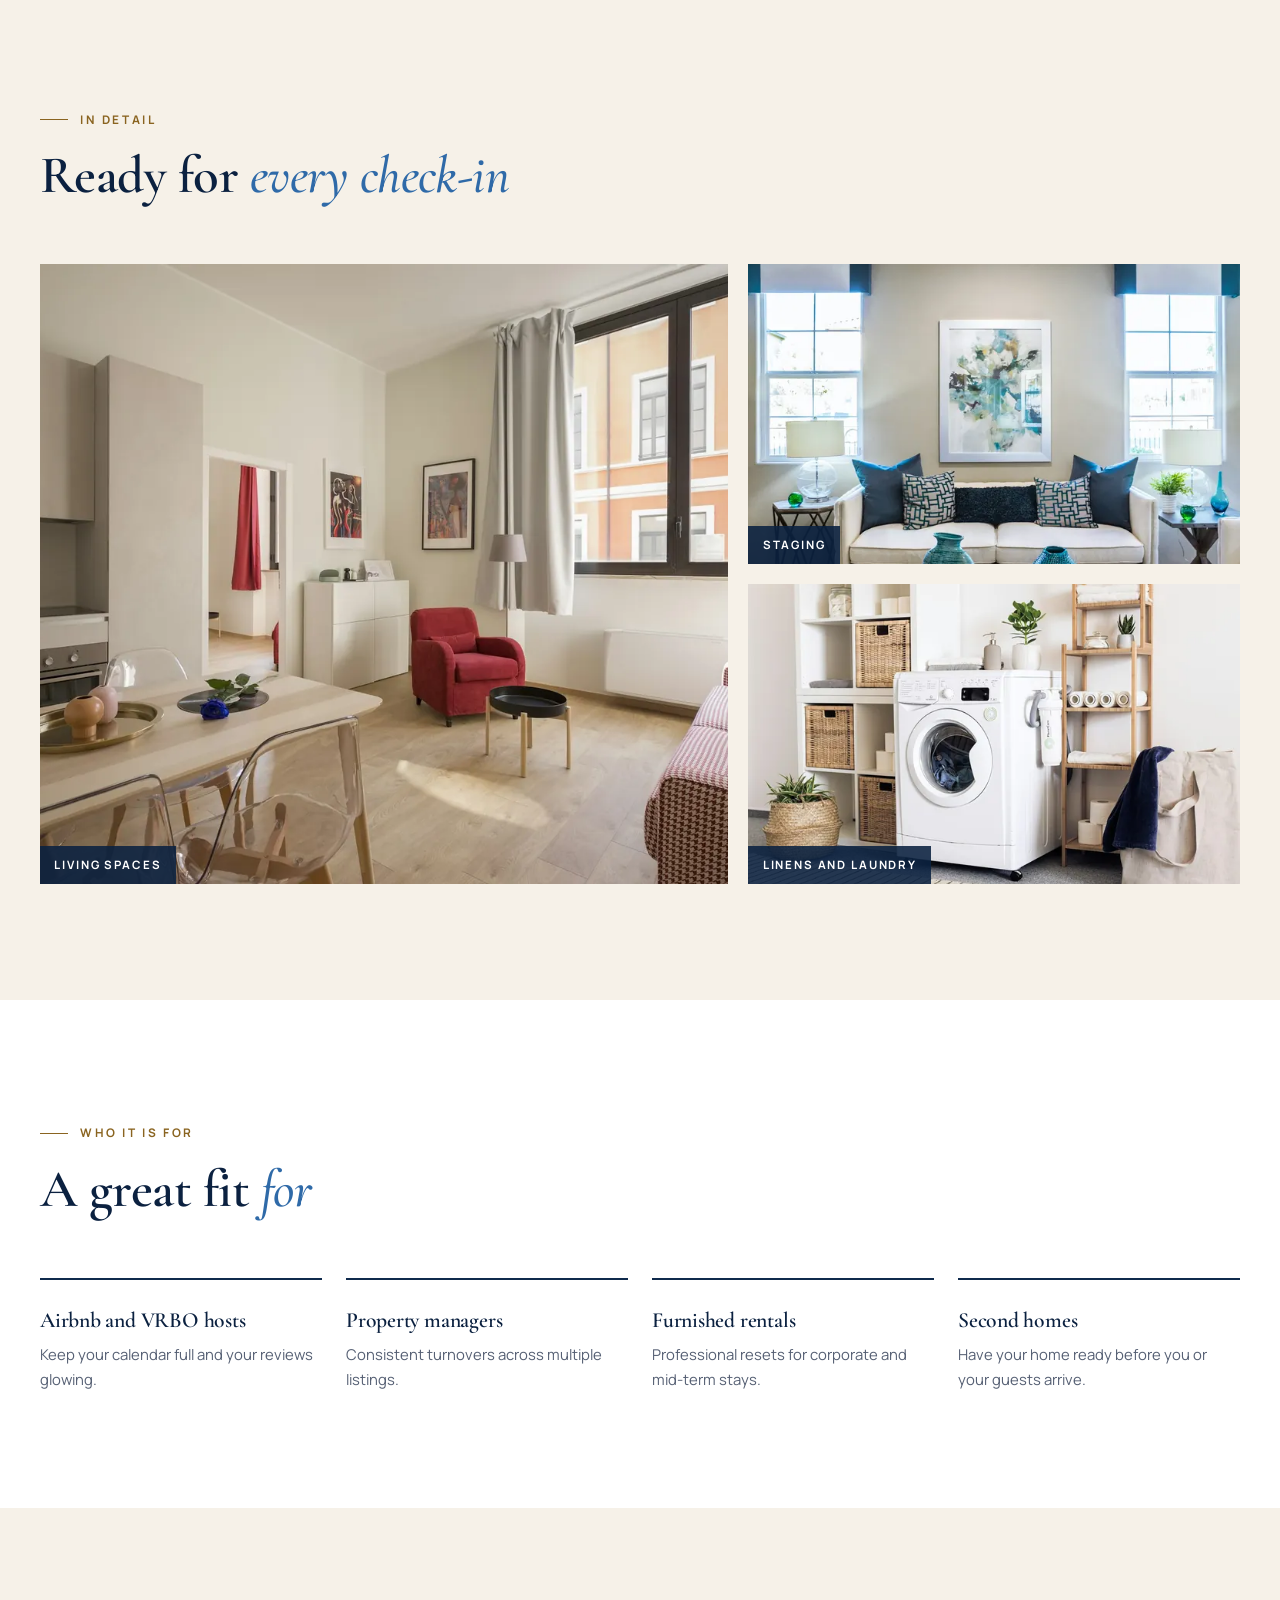
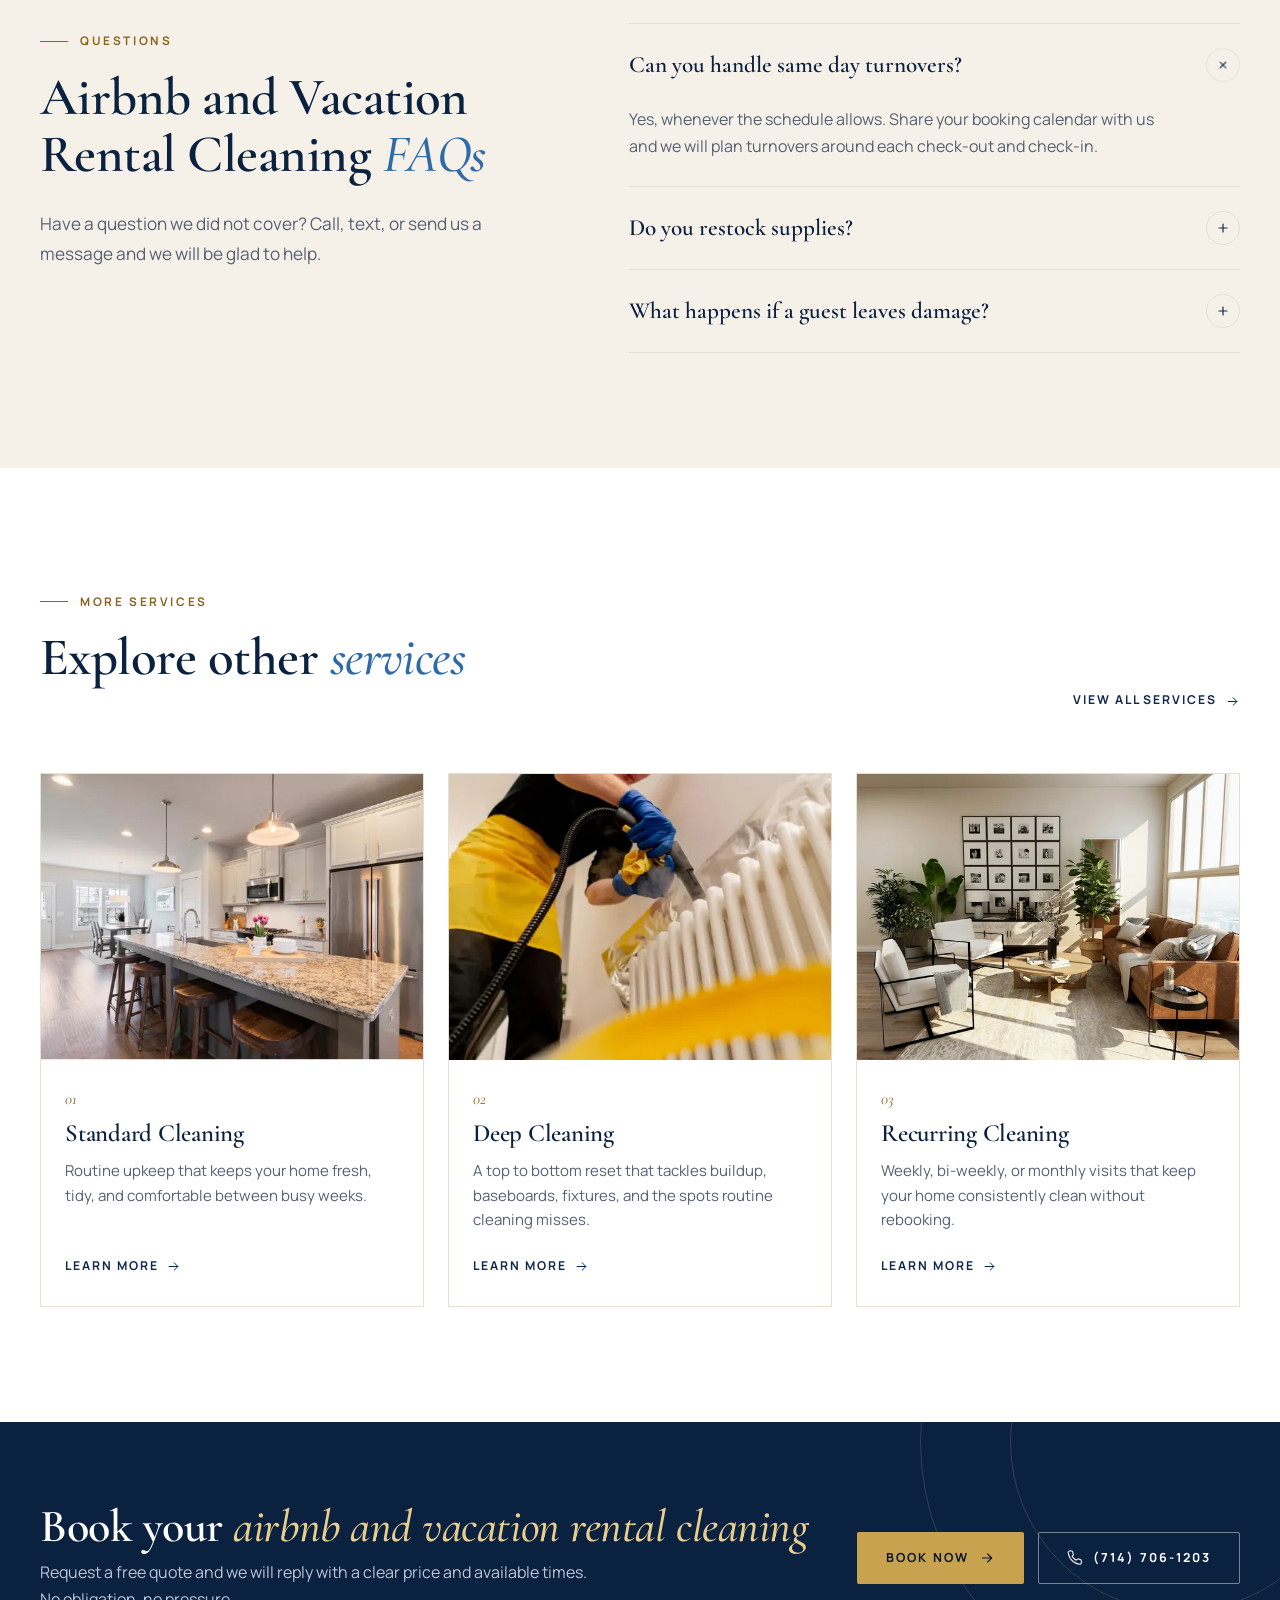
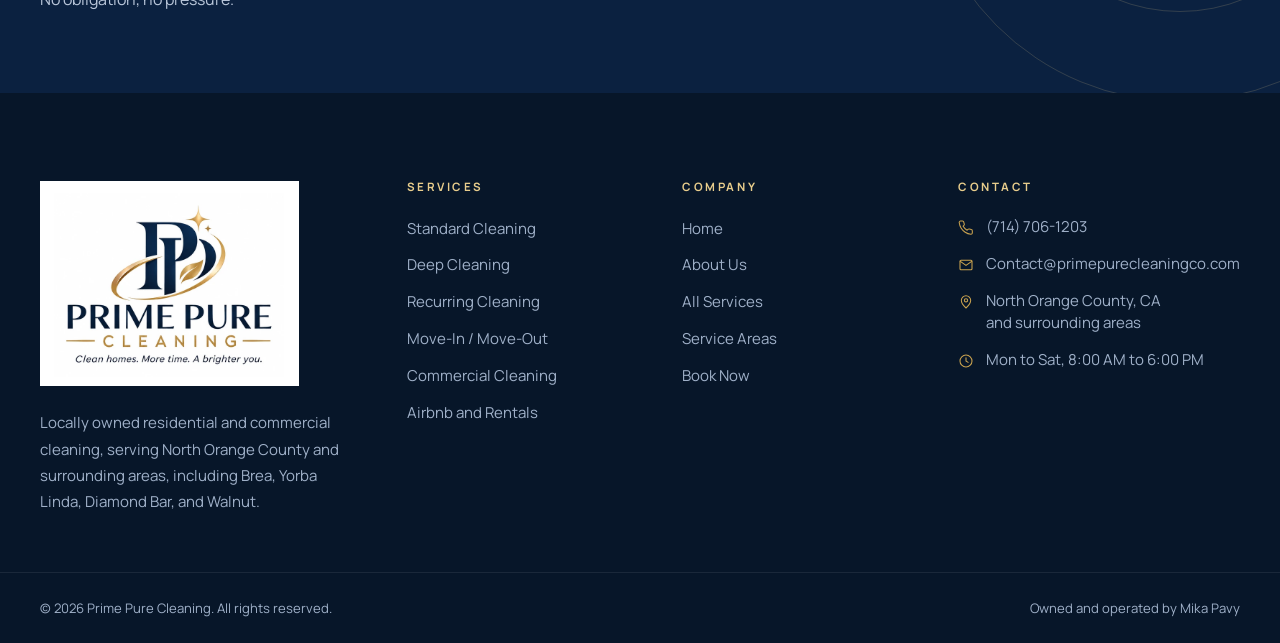
<file: services/airbnb-vacation-rental-cleaning/index.html>
<!doctype html>
<html lang="en-US">
<head>
<meta charset="utf-8">
<meta name="viewport" content="width=device-width, initial-scale=1, viewport-fit=cover">
<title>Airbnb and Vacation Rental Cleaning | Prime Pure Cleaning</title>
<meta name="description" content="Airbnb and short-term rental turnover cleaning in Brea, Yorba Linda, and North Orange County. Linen changes, restocking, staging, and same day turnovers for hosts. Free quotes.">
<meta name="robots" content="index, follow">
<link rel="canonical" href="https://primepurecleaning.com/services/airbnb-vacation-rental-cleaning/">
<meta name="author" content="Prime Pure Cleaning">
<meta name="theme-color" content="#0b2140">
<meta name="format-detection" content="telephone=yes">
<meta name="geo.region" content="US-CA">
<meta name="geo.placename" content="North Orange County, California">
<meta property="og:type" content="website">
<meta property="og:site_name" content="Prime Pure Cleaning">
<meta property="og:locale" content="en_US">
<meta property="og:title" content="Airbnb and Vacation Rental Cleaning | Prime Pure Cleaning">
<meta property="og:description" content="Airbnb and short-term rental turnover cleaning in Brea, Yorba Linda, and North Orange County. Linen changes, restocking, staging, and same day turnovers for hosts. Free quotes.">
<meta property="og:url" content="https://primepurecleaning.com/services/airbnb-vacation-rental-cleaning/">
<meta property="og:image" content="https://primepurecleaning.com/assets/img/og-image.jpg">
<meta property="og:image:width" content="1200">
<meta property="og:image:height" content="630">
<meta property="og:image:alt" content="Prime Pure Cleaning logo, serving North Orange County, California">
<meta name="twitter:card" content="summary_large_image">
<meta name="twitter:title" content="Airbnb and Vacation Rental Cleaning | Prime Pure Cleaning">
<meta name="twitter:description" content="Airbnb and short-term rental turnover cleaning in Brea, Yorba Linda, and North Orange County. Linen changes, restocking, staging, and same day turnovers for hosts. Free quotes.">
<meta name="twitter:image" content="https://primepurecleaning.com/assets/img/og-image.jpg">
<link rel="icon" href="/favicon.ico" sizes="48x48">
<link rel="icon" href="/favicon-32.png" type="image/png" sizes="32x32">
<link rel="icon" href="/favicon-192.png" type="image/png" sizes="192x192">
<link rel="apple-touch-icon" href="/apple-touch-icon.png">
<link rel="manifest" href="/site.webmanifest">
<link rel="preconnect" href="https://fonts.googleapis.com">
<link rel="preconnect" href="https://fonts.gstatic.com" crossorigin>
<link rel="stylesheet" href="https://fonts.googleapis.com/css2?family=Cormorant+Garamond:ital,wght@0,500;0,600;0,700;1,500;1,600&family=Manrope:wght@400;500;600;700&display=swap">
<link rel="stylesheet" href="/assets/css/styles.css?v=4">
<link rel="preload" as="image" type="image/webp" imagesrcset="/assets/img/rental-bedroom-640.webp 640w, /assets/img/rental-bedroom-1200.webp 1200w" imagesizes="(min-width: 1024px) 500px, 100vw">
<script>document.documentElement.classList.add("js")</script>
<script type="application/ld+json">{"@context":"https://schema.org","@type":"LocalBusiness","@id":"https://primepurecleaning.com/#business","name":"Prime Pure Cleaning","description":"Residential and commercial cleaning company serving North Orange County, California and surrounding areas, including Brea, Yorba Linda, Diamond Bar, and Walnut.","url":"https://primepurecleaning.com/","logo":"https://primepurecleaning.com/assets/img/logo-320.png","image":"https://primepurecleaning.com/assets/img/og-image.jpg","telephone":"+17147061203","email":"Contact@primepurecleaningco.com","priceRange":"$$","founder":{"@type":"Person","name":"Mika Pavy"},"address":{"@type":"PostalAddress","addressRegion":"CA","addressCountry":"US"},"areaServed":[{"@type":"AdministrativeArea","name":"North Orange County, CA"},{"@type":"City","name":"Brea, CA"},{"@type":"City","name":"Yorba Linda, CA"},{"@type":"City","name":"Diamond Bar, CA"},{"@type":"City","name":"Walnut, CA"},{"@type":"City","name":"Fullerton, CA"},{"@type":"City","name":"Placentia, CA"},{"@type":"City","name":"La Habra, CA"},{"@type":"City","name":"Anaheim Hills, CA"},{"@type":"City","name":"Chino Hills, CA"},{"@type":"City","name":"Rowland Heights, CA"}],"openingHoursSpecification":[{"@type":"OpeningHoursSpecification","dayOfWeek":["Monday","Tuesday","Wednesday","Thursday","Friday","Saturday"],"opens":"08:00","closes":"18:00"}],"hasOfferCatalog":{"@type":"OfferCatalog","name":"Cleaning Services","itemListElement":[{"@type":"Offer","itemOffered":{"@type":"Service","name":"Standard Cleaning","url":"https://primepurecleaning.com/services/standard-cleaning/"}},{"@type":"Offer","itemOffered":{"@type":"Service","name":"Deep Cleaning","url":"https://primepurecleaning.com/services/deep-cleaning/"}},{"@type":"Offer","itemOffered":{"@type":"Service","name":"Recurring Cleaning","url":"https://primepurecleaning.com/services/recurring-cleaning/"}},{"@type":"Offer","itemOffered":{"@type":"Service","name":"Move-In and Move-Out Cleaning","url":"https://primepurecleaning.com/services/move-in-move-out-cleaning/"}},{"@type":"Offer","itemOffered":{"@type":"Service","name":"Commercial Cleaning","url":"https://primepurecleaning.com/services/commercial-cleaning/"}},{"@type":"Offer","itemOffered":{"@type":"Service","name":"Airbnb and Vacation Rental Cleaning","url":"https://primepurecleaning.com/services/airbnb-vacation-rental-cleaning/"}}]}}</script>
<script type="application/ld+json">{"@context":"https://schema.org","@type":"Service","name":"Airbnb and Vacation Rental Cleaning","serviceType":"Airbnb and Vacation Rental Cleaning","description":"Airbnb and short-term rental turnover cleaning in Brea, Yorba Linda, and North Orange County. Linen changes, restocking, staging, and same day turnovers for hosts. Free quotes.","url":"https://primepurecleaning.com/services/airbnb-vacation-rental-cleaning/","image":"https://primepurecleaning.com/assets/img/rental-bedroom-1200.webp","provider":{"@id":"https://primepurecleaning.com/#business"},"areaServed":[{"@type":"City","name":"Brea, CA"},{"@type":"City","name":"Yorba Linda, CA"},{"@type":"City","name":"Diamond Bar, CA"},{"@type":"City","name":"Walnut, CA"},{"@type":"City","name":"Fullerton, CA"},{"@type":"City","name":"Placentia, CA"},{"@type":"City","name":"La Habra, CA"},{"@type":"City","name":"Anaheim Hills, CA"},{"@type":"City","name":"Chino Hills, CA"},{"@type":"City","name":"Rowland Heights, CA"}]}</script>
<script type="application/ld+json">{"@context":"https://schema.org","@type":"BreadcrumbList","itemListElement":[{"@type":"ListItem","position":1,"name":"Home","item":"https://primepurecleaning.com/"},{"@type":"ListItem","position":2,"name":"Services","item":"https://primepurecleaning.com/services/"},{"@type":"ListItem","position":3,"name":"Airbnb and Rentals","item":"https://primepurecleaning.com/services/airbnb-vacation-rental-cleaning/"}]}</script>
<script type="application/ld+json">{"@context":"https://schema.org","@type":"FAQPage","mainEntity":[{"@type":"Question","name":"Can you handle same day turnovers?","acceptedAnswer":{"@type":"Answer","text":"Yes, whenever the schedule allows. Share your booking calendar with us and we will plan turnovers around each check-out and check-in."}},{"@type":"Question","name":"Do you restock supplies?","acceptedAnswer":{"@type":"Answer","text":"We restock the essentials you provide, such as toiletries, paper goods, and coffee. Let us know your preferred quantities and where supplies are stored."}},{"@type":"Question","name":"What happens if a guest leaves damage?","acceptedAnswer":{"@type":"Answer","text":"We document it with photos and notify you right away, so you have what you need for the platform's resolution process."}}]}</script>
</head>
<body>
<a class="skip-link" href="#main">Skip to content</a>
<div class="topbar">
<div class="container">
<span><svg viewBox="0 0 24 24" fill="none" stroke="currentColor" stroke-width="1.6" stroke-linecap="round" stroke-linejoin="round" aria-hidden="true" focusable="false"><path d="M12 21s-7-6.1-7-11.5a7 7 0 0 1 14 0C19 14.9 12 21 12 21z"/><circle cx="12" cy="9.5" r="2.5"/></svg>Serving North Orange County and surrounding areas</span>
<ul>
<li><a href="tel:+17147061203"><svg viewBox="0 0 24 24" fill="none" stroke="currentColor" stroke-width="1.6" stroke-linecap="round" stroke-linejoin="round" aria-hidden="true" focusable="false"><path d="M21.5 16.4v2.9a2 2 0 0 1-2.2 2 19.6 19.6 0 0 1-8.5-3 19.3 19.3 0 0 1-6-6A19.6 19.6 0 0 1 1.8 3.8 2 2 0 0 1 3.8 1.6h2.9a2 2 0 0 1 2 1.7c.1.9.4 1.8.7 2.7a2 2 0 0 1-.5 2.1L7.7 9.3a16 16 0 0 0 6 6l1.2-1.2a2 2 0 0 1 2.1-.5c.9.3 1.8.6 2.7.7a2 2 0 0 1 1.8 2.1z"/></svg>(714) 706-1203</a></li>
<li><a href="mailto:Contact@primepurecleaningco.com"><svg viewBox="0 0 24 24" fill="none" stroke="currentColor" stroke-width="1.6" stroke-linecap="round" stroke-linejoin="round" aria-hidden="true" focusable="false"><rect x="3" y="5" width="18" height="14" rx="1.5"/><path d="M3.5 6.5l8.5 6 8.5-6"/></svg>Contact@primepurecleaningco.com</a></li>
<li><span><svg viewBox="0 0 24 24" fill="none" stroke="currentColor" stroke-width="1.6" stroke-linecap="round" stroke-linejoin="round" aria-hidden="true" focusable="false"><circle cx="12" cy="12" r="9"/><path d="M12 7v5l3.2 2"/></svg>Mon to Sat, 8:00 AM to 6:00 PM</span></li>
</ul>
</div>
</div>
<header class="site-header">
<div class="container">
<a class="brand" href="/" aria-label="Prime Pure Cleaning home">
<img src="/assets/img/logo-mark.webp" width="454" height="408" alt="">
<span class="brand__text"><span class="brand__name">Prime Pure</span><span class="brand__tag">Cleaning</span></span>
</a>
<nav class="nav" aria-label="Main">
<ul class="nav__list">
<li class="nav__item"><a class="nav__link" href="/">Home</a></li>
<li class="nav__item nav__item--drop is-active">
<a class="nav__link" href="/services/" aria-current="page" aria-haspopup="true">Services<svg viewBox="0 0 24 24" fill="none" stroke="currentColor" stroke-width="1.6" stroke-linecap="round" stroke-linejoin="round" aria-hidden="true" focusable="false"><path d="M6 9l6 6 6-6"/></svg></a>
<div class="dropdown">
<a href="/services/standard-cleaning/"><strong>Standard Cleaning</strong><small>Routine upkeep that keeps your home fresh, tidy, and comfortable between busy weeks.</small></a>
<a href="/services/deep-cleaning/"><strong>Deep Cleaning</strong><small>A top to bottom reset that tackles buildup, baseboards, fixtures, and the spots routine cleaning misses.</small></a>
<a href="/services/recurring-cleaning/"><strong>Recurring Cleaning</strong><small>Weekly, bi-weekly, or monthly visits that keep your home consistently clean without rebooking.</small></a>
<a href="/services/move-in-move-out-cleaning/"><strong>Move-In / Move-Out</strong><small>A detailed clean for empty homes, so you can hand over the keys or settle in with confidence.</small></a>
<a href="/services/commercial-cleaning/"><strong>Commercial Cleaning</strong><small>Reliable cleaning for offices, retail spaces, and small businesses, scheduled around your hours.</small></a>
<a href="/services/airbnb-vacation-rental-cleaning/"><strong>Airbnb and Rentals</strong><small>Fast, reliable turnovers between guests, so every stay starts with a spotless first impression.</small></a>
<a class="dropdown__all text-link" href="/services/"><span>View all services</span><svg viewBox="0 0 24 24" fill="none" stroke="currentColor" stroke-width="1.6" stroke-linecap="round" stroke-linejoin="round" aria-hidden="true" focusable="false"><path d="M5 12h14M13 6l6 6-6 6"/></svg></a>
</div>
</li>
<li class="nav__item"><a class="nav__link" href="/about/">About</a></li>
<li class="nav__item"><a class="nav__link" href="/contact/">Contact</a></li>
</ul>
<a class="btn btn--primary" href="/#book">Book Now</a>
</nav>
<button class="nav-toggle" type="button" aria-label="Open menu" aria-expanded="false" aria-controls="drawer"><svg viewBox="0 0 24 24" fill="none" stroke="currentColor" stroke-width="1.6" stroke-linecap="round" stroke-linejoin="round" aria-hidden="true" focusable="false"><path d="M3.5 7h17M3.5 12h17M3.5 17h11"/></svg></button>
</div>
</header>
<div class="drawer" id="drawer" aria-hidden="true">
<div class="drawer__scrim" data-close></div>
<div class="drawer__panel" role="dialog" aria-modal="true" aria-label="Menu">
<div class="drawer__head">
<a class="brand" href="/" aria-label="Prime Pure Cleaning home">
<img src="/assets/img/logo-mark.webp" width="454" height="408" alt="">
<span class="brand__text"><span class="brand__name">Prime Pure</span><span class="brand__tag">Cleaning</span></span>
</a>
<button class="nav-toggle drawer__close" type="button" aria-label="Close menu" data-close style="display:inline-flex"><svg viewBox="0 0 24 24" fill="none" stroke="currentColor" stroke-width="1.6" stroke-linecap="round" stroke-linejoin="round" aria-hidden="true" focusable="false"><path d="M6 6l12 12M18 6L6 18"/></svg></button>
</div>
<nav class="drawer__nav" aria-label="Mobile">
<a href="/">Home</a>
<span class="drawer__label">Services</span>
<div class="drawer__services">
<a href="/services/standard-cleaning/">Standard Cleaning<svg viewBox="0 0 24 24" fill="none" stroke="currentColor" stroke-width="1.6" stroke-linecap="round" stroke-linejoin="round" aria-hidden="true" focusable="false"><path d="M9 6l6 6-6 6"/></svg></a>
<a href="/services/deep-cleaning/">Deep Cleaning<svg viewBox="0 0 24 24" fill="none" stroke="currentColor" stroke-width="1.6" stroke-linecap="round" stroke-linejoin="round" aria-hidden="true" focusable="false"><path d="M9 6l6 6-6 6"/></svg></a>
<a href="/services/recurring-cleaning/">Recurring Cleaning<svg viewBox="0 0 24 24" fill="none" stroke="currentColor" stroke-width="1.6" stroke-linecap="round" stroke-linejoin="round" aria-hidden="true" focusable="false"><path d="M9 6l6 6-6 6"/></svg></a>
<a href="/services/move-in-move-out-cleaning/">Move-In / Move-Out<svg viewBox="0 0 24 24" fill="none" stroke="currentColor" stroke-width="1.6" stroke-linecap="round" stroke-linejoin="round" aria-hidden="true" focusable="false"><path d="M9 6l6 6-6 6"/></svg></a>
<a href="/services/commercial-cleaning/">Commercial Cleaning<svg viewBox="0 0 24 24" fill="none" stroke="currentColor" stroke-width="1.6" stroke-linecap="round" stroke-linejoin="round" aria-hidden="true" focusable="false"><path d="M9 6l6 6-6 6"/></svg></a>
<a href="/services/airbnb-vacation-rental-cleaning/">Airbnb and Rentals<svg viewBox="0 0 24 24" fill="none" stroke="currentColor" stroke-width="1.6" stroke-linecap="round" stroke-linejoin="round" aria-hidden="true" focusable="false"><path d="M9 6l6 6-6 6"/></svg></a>
<a href="/services/">All services<svg viewBox="0 0 24 24" fill="none" stroke="currentColor" stroke-width="1.6" stroke-linecap="round" stroke-linejoin="round" aria-hidden="true" focusable="false"><path d="M9 6l6 6-6 6"/></svg></a>
</div>
<a href="/about/">About</a>
<a href="/contact/">Contact</a>
</nav>
<div class="drawer__foot">
<a class="btn btn--primary btn--block" href="/#book">Book Now</a>
<a class="btn btn--outline btn--block" href="tel:+17147061203"><svg viewBox="0 0 24 24" fill="none" stroke="currentColor" stroke-width="1.6" stroke-linecap="round" stroke-linejoin="round" aria-hidden="true" focusable="false"><path d="M21.5 16.4v2.9a2 2 0 0 1-2.2 2 19.6 19.6 0 0 1-8.5-3 19.3 19.3 0 0 1-6-6A19.6 19.6 0 0 1 1.8 3.8 2 2 0 0 1 3.8 1.6h2.9a2 2 0 0 1 2 1.7c.1.9.4 1.8.7 2.7a2 2 0 0 1-.5 2.1L7.7 9.3a16 16 0 0 0 6 6l1.2-1.2a2 2 0 0 1 2.1-.5c.9.3 1.8.6 2.7.7a2 2 0 0 1 1.8 2.1z"/></svg>Call (714) 706-1203</a>
</div>
</div>
</div>
<main id="main">
<section class="page-hero service-hero">
<div class="container">
<div>
<nav class="breadcrumb" aria-label="Breadcrumb"><a href="/">Home</a><svg viewBox="0 0 24 24" fill="none" stroke="currentColor" stroke-width="1.6" stroke-linecap="round" stroke-linejoin="round" aria-hidden="true" focusable="false"><path d="M9 6l6 6-6 6"/></svg><a href="/services/">Services</a><svg viewBox="0 0 24 24" fill="none" stroke="currentColor" stroke-width="1.6" stroke-linecap="round" stroke-linejoin="round" aria-hidden="true" focusable="false"><path d="M9 6l6 6-6 6"/></svg><span aria-current="page">Airbnb and Rentals</span></nav>
<span class="eyebrow">North Orange County, CA</span>
<h1>Airbnb and Vacation <em>Rental Cleaning</em></h1>
<p class="lead">Reliable turnover cleaning between guests, so your property is spotless, restocked, and ready for every check-in. Protect your reviews and spend less time managing cleaners.</p>
<div class="btn-row">
<a class="btn btn--primary" href="/#book">Book Now<svg viewBox="0 0 24 24" fill="none" stroke="currentColor" stroke-width="1.6" stroke-linecap="round" stroke-linejoin="round" aria-hidden="true" focusable="false"><path d="M5 12h14M13 6l6 6-6 6"/></svg></a>
<a class="btn btn--outline" href="tel:+17147061203"><svg viewBox="0 0 24 24" fill="none" stroke="currentColor" stroke-width="1.6" stroke-linecap="round" stroke-linejoin="round" aria-hidden="true" focusable="false"><path d="M21.5 16.4v2.9a2 2 0 0 1-2.2 2 19.6 19.6 0 0 1-8.5-3 19.3 19.3 0 0 1-6-6A19.6 19.6 0 0 1 1.8 3.8 2 2 0 0 1 3.8 1.6h2.9a2 2 0 0 1 2 1.7c.1.9.4 1.8.7 2.7a2 2 0 0 1-.5 2.1L7.7 9.3a16 16 0 0 0 6 6l1.2-1.2a2 2 0 0 1 2.1-.5c.9.3 1.8.6 2.7.7a2 2 0 0 1 1.8 2.1z"/></svg>(714) 706-1203</a>
</div>
</div>
<div class="framed">
<div class="framed__img"><img src="/assets/img/rental-bedroom-640.webp" srcset="/assets/img/rental-bedroom-640.webp 640w, /assets/img/rental-bedroom-1200.webp 1200w" sizes="(min-width: 1024px) 500px, 100vw" width="1200" height="800" alt="Hotel style bed with crisp white linens in a vacation rental" fetchpriority="high" decoding="async"></div>
</div>
</div>
</section>

<section class="section section--white" aria-labelledby="overview-title">
<div class="container included">
<div class="prose reveal">
<span class="eyebrow">Overview</span>
<h2 id="overview-title">Five star stays start with <em>a spotless reset</em></h2>
<p>Guests notice everything, and cleanliness is one of the first things they mention in reviews. Our turnover service resets your property to the same high standard after every stay, working within your check-out and check-in window.</p>
<p>We follow a checklist built around your property, change linens and towels, restock essentials, and stage each room the way you want guests to see it. If we spot damage, missing items, or anything that needs your attention, we let you know right away.</p>
</div>
<aside class="included__panel reveal" aria-labelledby="included-title">
<h3 id="included-title">What is included</h3>
<ul class="checklist"><li>Full clean between check-out and check-in</li><li>Linens and towels changed, beds made hotel style</li><li>Laundry on site when facilities are available</li><li>Kitchen reset: dishes, appliances, and trash</li><li>Bathrooms sanitized and restocked</li><li>Toiletries, paper goods, and essentials restocked</li><li>Rooms staged to match your listing photos</li><li>Damage or missing items reported with photos</li><li>Same day turnovers when scheduling allows</li></ul>
<a class="btn btn--primary btn--block" href="/#book">Book Airbnb and Rentals<svg viewBox="0 0 24 24" fill="none" stroke="currentColor" stroke-width="1.6" stroke-linecap="round" stroke-linejoin="round" aria-hidden="true" focusable="false"><path d="M5 12h14M13 6l6 6-6 6"/></svg></a>
</aside>
</div>
</section>

<section class="section section--cream" aria-labelledby="gallery-title">
<div class="container">
<div class="section-head reveal">
<span class="eyebrow">In Detail</span>
<h2 id="gallery-title">Ready for <em>every check-in</em></h2>
</div>
<div class="gallery reveal">
<figure><img src="/assets/img/rental-apartment-640.webp" srcset="/assets/img/rental-apartment-640.webp 640w, /assets/img/rental-apartment-1200.webp 1200w" sizes="(min-width: 768px) 60vw, 100vw" width="1200" height="800" alt="Bright, guest ready short-term rental apartment" loading="lazy" decoding="async"><figcaption>Living spaces</figcaption></figure>
<figure><img src="/assets/img/rental-living-640.webp" srcset="/assets/img/rental-living-640.webp 640w, /assets/img/rental-living-1200.webp 1200w" sizes="(min-width: 768px) 40vw, 50vw" width="1200" height="800" alt="Styled living room staged for incoming guests" loading="lazy" decoding="async"><figcaption>Staging</figcaption></figure>
<figure><img src="/assets/img/rental-laundry-640.webp" srcset="/assets/img/rental-laundry-640.webp 640w, /assets/img/rental-laundry-1200.webp 1200w" sizes="(min-width: 768px) 40vw, 50vw" width="1200" height="800" alt="Laundry area with fresh towels for guest turnovers" loading="lazy" decoding="async"><figcaption>Linens and laundry</figcaption></figure>
</div>
</div>
</section>

<section class="section section--white" aria-labelledby="fit-title">
<div class="container">
<div class="section-head reveal">
<span class="eyebrow">Who It Is For</span>
<h2 id="fit-title">A great fit <em>for</em></h2>
</div>
<div class="fit">
<div class="fit__item reveal"><h3>Airbnb and VRBO hosts</h3><p>Keep your calendar full and your reviews glowing.</p></div>
<div class="fit__item reveal"><h3>Property managers</h3><p>Consistent turnovers across multiple listings.</p></div>
<div class="fit__item reveal"><h3>Furnished rentals</h3><p>Professional resets for corporate and mid-term stays.</p></div>
<div class="fit__item reveal"><h3>Second homes</h3><p>Have your home ready before you or your guests arrive.</p></div>
</div>
</div>
</section>

<section class="section section--cream" aria-labelledby="faq-title">
<div class="container split split--wide-text" style="align-items:start">
<div class="section-head reveal" style="margin-bottom:0">
<span class="eyebrow">Questions</span>
<h2 id="faq-title">Airbnb and Vacation Rental Cleaning <em>FAQs</em></h2>
<p>Have a question we did not cover? Call, text, or send us a message and we will be glad to help.</p>
</div>
<div class="reveal"><div class="faq">
<details open><summary>Can you handle same day turnovers?</summary><p>Yes, whenever the schedule allows. Share your booking calendar with us and we will plan turnovers around each check-out and check-in.</p></details>
<details><summary>Do you restock supplies?</summary><p>We restock the essentials you provide, such as toiletries, paper goods, and coffee. Let us know your preferred quantities and where supplies are stored.</p></details>
<details><summary>What happens if a guest leaves damage?</summary><p>We document it with photos and notify you right away, so you have what you need for the platform&#x27;s resolution process.</p></details>
</div></div>
</div>
</section>

<section class="section section--white" aria-labelledby="more-title">
<div class="container">
<div class="section-head section-head--split reveal">
<div>
<span class="eyebrow">More Services</span>
<h2 id="more-title">Explore other <em>services</em></h2>
</div>
<a class="text-link" href="/services/"><span>View all services</span><svg viewBox="0 0 24 24" fill="none" stroke="currentColor" stroke-width="1.6" stroke-linecap="round" stroke-linejoin="round" aria-hidden="true" focusable="false"><path d="M5 12h14M13 6l6 6-6 6"/></svg></a>
</div>
<div class="cards cards--3">
<article class="card reveal">
<div class="card__media"><img src="/assets/img/standard-kitchen-640.webp" srcset="/assets/img/standard-kitchen-640.webp 640w, /assets/img/standard-kitchen-1080.webp 1080w" sizes="(min-width: 1024px) 390px, (min-width: 768px) 50vw, 100vw" width="1080" height="720" alt="Bright, freshly cleaned kitchen with a polished granite island" loading="lazy" decoding="async"></div>
<div class="card__body">
<span class="card__num">01</span>
<h3><a href="/services/standard-cleaning/">Standard Cleaning</a></h3>
<p>Routine upkeep that keeps your home fresh, tidy, and comfortable between busy weeks.</p>
<span class="text-link"><span>Learn more</span><svg viewBox="0 0 24 24" fill="none" stroke="currentColor" stroke-width="1.6" stroke-linecap="round" stroke-linejoin="round" aria-hidden="true" focusable="false"><path d="M5 12h14M13 6l6 6-6 6"/></svg></span>
</div>
</article>
<article class="card reveal">
<div class="card__media"><img src="/assets/img/deep-clean-steam-640.webp" srcset="/assets/img/deep-clean-steam-640.webp 640w, /assets/img/deep-clean-steam-1200.webp 1200w" sizes="(min-width: 1024px) 390px, (min-width: 768px) 50vw, 100vw" width="1200" height="717" alt="Cleaner steam cleaning a radiator to remove built up dust" loading="lazy" decoding="async"></div>
<div class="card__body">
<span class="card__num">02</span>
<h3><a href="/services/deep-cleaning/">Deep Cleaning</a></h3>
<p>A top to bottom reset that tackles buildup, baseboards, fixtures, and the spots routine cleaning misses.</p>
<span class="text-link"><span>Learn more</span><svg viewBox="0 0 24 24" fill="none" stroke="currentColor" stroke-width="1.6" stroke-linecap="round" stroke-linejoin="round" aria-hidden="true" focusable="false"><path d="M5 12h14M13 6l6 6-6 6"/></svg></span>
</div>
</article>
<article class="card reveal">
<div class="card__media"><img src="/assets/img/living-room-bright-640.webp" srcset="/assets/img/living-room-bright-640.webp 640w, /assets/img/living-room-bright-1200.webp 1200w" sizes="(min-width: 1024px) 390px, (min-width: 768px) 50vw, 100vw" width="1200" height="900" alt="Bright, tidy living room in a well kept home" loading="lazy" decoding="async"></div>
<div class="card__body">
<span class="card__num">03</span>
<h3><a href="/services/recurring-cleaning/">Recurring Cleaning</a></h3>
<p>Weekly, bi-weekly, or monthly visits that keep your home consistently clean without rebooking.</p>
<span class="text-link"><span>Learn more</span><svg viewBox="0 0 24 24" fill="none" stroke="currentColor" stroke-width="1.6" stroke-linecap="round" stroke-linejoin="round" aria-hidden="true" focusable="false"><path d="M5 12h14M13 6l6 6-6 6"/></svg></span>
</div>
</article>
</div>
</div>
</section>

<section class="cta-band" aria-label="Get a quote">
<div class="container">
<div>
<h2>Book your <em>airbnb and vacation rental cleaning</em></h2>
<p>Request a free quote and we will reply with a clear price and available times. No obligation, no pressure.</p>
</div>
<div class="btn-row">
<a class="btn btn--gold" href="/#book">Book Now<svg viewBox="0 0 24 24" fill="none" stroke="currentColor" stroke-width="1.6" stroke-linecap="round" stroke-linejoin="round" aria-hidden="true" focusable="false"><path d="M5 12h14M13 6l6 6-6 6"/></svg></a>
<a class="btn btn--ghost-light" href="tel:+17147061203"><svg viewBox="0 0 24 24" fill="none" stroke="currentColor" stroke-width="1.6" stroke-linecap="round" stroke-linejoin="round" aria-hidden="true" focusable="false"><path d="M21.5 16.4v2.9a2 2 0 0 1-2.2 2 19.6 19.6 0 0 1-8.5-3 19.3 19.3 0 0 1-6-6A19.6 19.6 0 0 1 1.8 3.8 2 2 0 0 1 3.8 1.6h2.9a2 2 0 0 1 2 1.7c.1.9.4 1.8.7 2.7a2 2 0 0 1-.5 2.1L7.7 9.3a16 16 0 0 0 6 6l1.2-1.2a2 2 0 0 1 2.1-.5c.9.3 1.8.6 2.7.7a2 2 0 0 1 1.8 2.1z"/></svg>(714) 706-1203</a>
</div>
</div>
</section>
</main>
<footer class="site-footer">
<div class="container footer-main">
<div>
<a class="brand brand--lockup" href="/" aria-label="Prime Pure Cleaning home">
<img src="/assets/img/logo-lockup.webp" width="640" height="512" alt="Prime Pure Cleaning. Clean homes. More time. A brighter you.">
</a>
<p class="footer-about">Locally owned residential and commercial cleaning, serving North Orange County and surrounding areas, including Brea, Yorba Linda, Diamond Bar, and Walnut.</p>
</div>
<div>
<h2>Services</h2>
<ul class="footer-links">
<li><a href="/services/standard-cleaning/">Standard Cleaning</a></li>
<li><a href="/services/deep-cleaning/">Deep Cleaning</a></li>
<li><a href="/services/recurring-cleaning/">Recurring Cleaning</a></li>
<li><a href="/services/move-in-move-out-cleaning/">Move-In / Move-Out</a></li>
<li><a href="/services/commercial-cleaning/">Commercial Cleaning</a></li>
<li><a href="/services/airbnb-vacation-rental-cleaning/">Airbnb and Rentals</a></li>
</ul>
</div>
<div>
<h2>Company</h2>
<ul class="footer-links">
<li><a href="/">Home</a></li>
<li><a href="/about/">About Us</a></li>
<li><a href="/services/">All Services</a></li>
<li><a href="/#areas">Service Areas</a></li>
<li><a href="/#book">Book Now</a></li>
</ul>
</div>
<div>
<h2>Contact</h2>
<ul class="footer-contact">
<li><svg viewBox="0 0 24 24" fill="none" stroke="currentColor" stroke-width="1.6" stroke-linecap="round" stroke-linejoin="round" aria-hidden="true" focusable="false"><path d="M21.5 16.4v2.9a2 2 0 0 1-2.2 2 19.6 19.6 0 0 1-8.5-3 19.3 19.3 0 0 1-6-6A19.6 19.6 0 0 1 1.8 3.8 2 2 0 0 1 3.8 1.6h2.9a2 2 0 0 1 2 1.7c.1.9.4 1.8.7 2.7a2 2 0 0 1-.5 2.1L7.7 9.3a16 16 0 0 0 6 6l1.2-1.2a2 2 0 0 1 2.1-.5c.9.3 1.8.6 2.7.7a2 2 0 0 1 1.8 2.1z"/></svg><a href="tel:+17147061203">(714) 706-1203</a></li>
<li><svg viewBox="0 0 24 24" fill="none" stroke="currentColor" stroke-width="1.6" stroke-linecap="round" stroke-linejoin="round" aria-hidden="true" focusable="false"><rect x="3" y="5" width="18" height="14" rx="1.5"/><path d="M3.5 6.5l8.5 6 8.5-6"/></svg><a href="mailto:Contact@primepurecleaningco.com">Contact@primepurecleaningco.com</a></li>
<li><svg viewBox="0 0 24 24" fill="none" stroke="currentColor" stroke-width="1.6" stroke-linecap="round" stroke-linejoin="round" aria-hidden="true" focusable="false"><path d="M12 21s-7-6.1-7-11.5a7 7 0 0 1 14 0C19 14.9 12 21 12 21z"/><circle cx="12" cy="9.5" r="2.5"/></svg><span>North Orange County, CA<br>and surrounding areas</span></li>
<li><svg viewBox="0 0 24 24" fill="none" stroke="currentColor" stroke-width="1.6" stroke-linecap="round" stroke-linejoin="round" aria-hidden="true" focusable="false"><circle cx="12" cy="12" r="9"/><path d="M12 7v5l3.2 2"/></svg><span>Mon to Sat, 8:00 AM to 6:00 PM</span></li>
</ul>
</div>
</div>
<div class="footer-bottom">
<div class="container">
<span>&copy; <span id="year">2026</span> Prime Pure Cleaning. All rights reserved.</span>
<span>Owned and operated by Mika Pavy</span>
</div>
</div>
</footer>
<div class="action-bar">
<a class="btn btn--outline" href="tel:+17147061203"><svg viewBox="0 0 24 24" fill="none" stroke="currentColor" stroke-width="1.6" stroke-linecap="round" stroke-linejoin="round" aria-hidden="true" focusable="false"><path d="M21.5 16.4v2.9a2 2 0 0 1-2.2 2 19.6 19.6 0 0 1-8.5-3 19.3 19.3 0 0 1-6-6A19.6 19.6 0 0 1 1.8 3.8 2 2 0 0 1 3.8 1.6h2.9a2 2 0 0 1 2 1.7c.1.9.4 1.8.7 2.7a2 2 0 0 1-.5 2.1L7.7 9.3a16 16 0 0 0 6 6l1.2-1.2a2 2 0 0 1 2.1-.5c.9.3 1.8.6 2.7.7a2 2 0 0 1 1.8 2.1z"/></svg>Call Now</a>
<a class="btn btn--primary" href="/#book">Book Now</a>
</div>
<script src="/assets/js/main.js?v=4" defer></script>
</body>
</html>
</file>
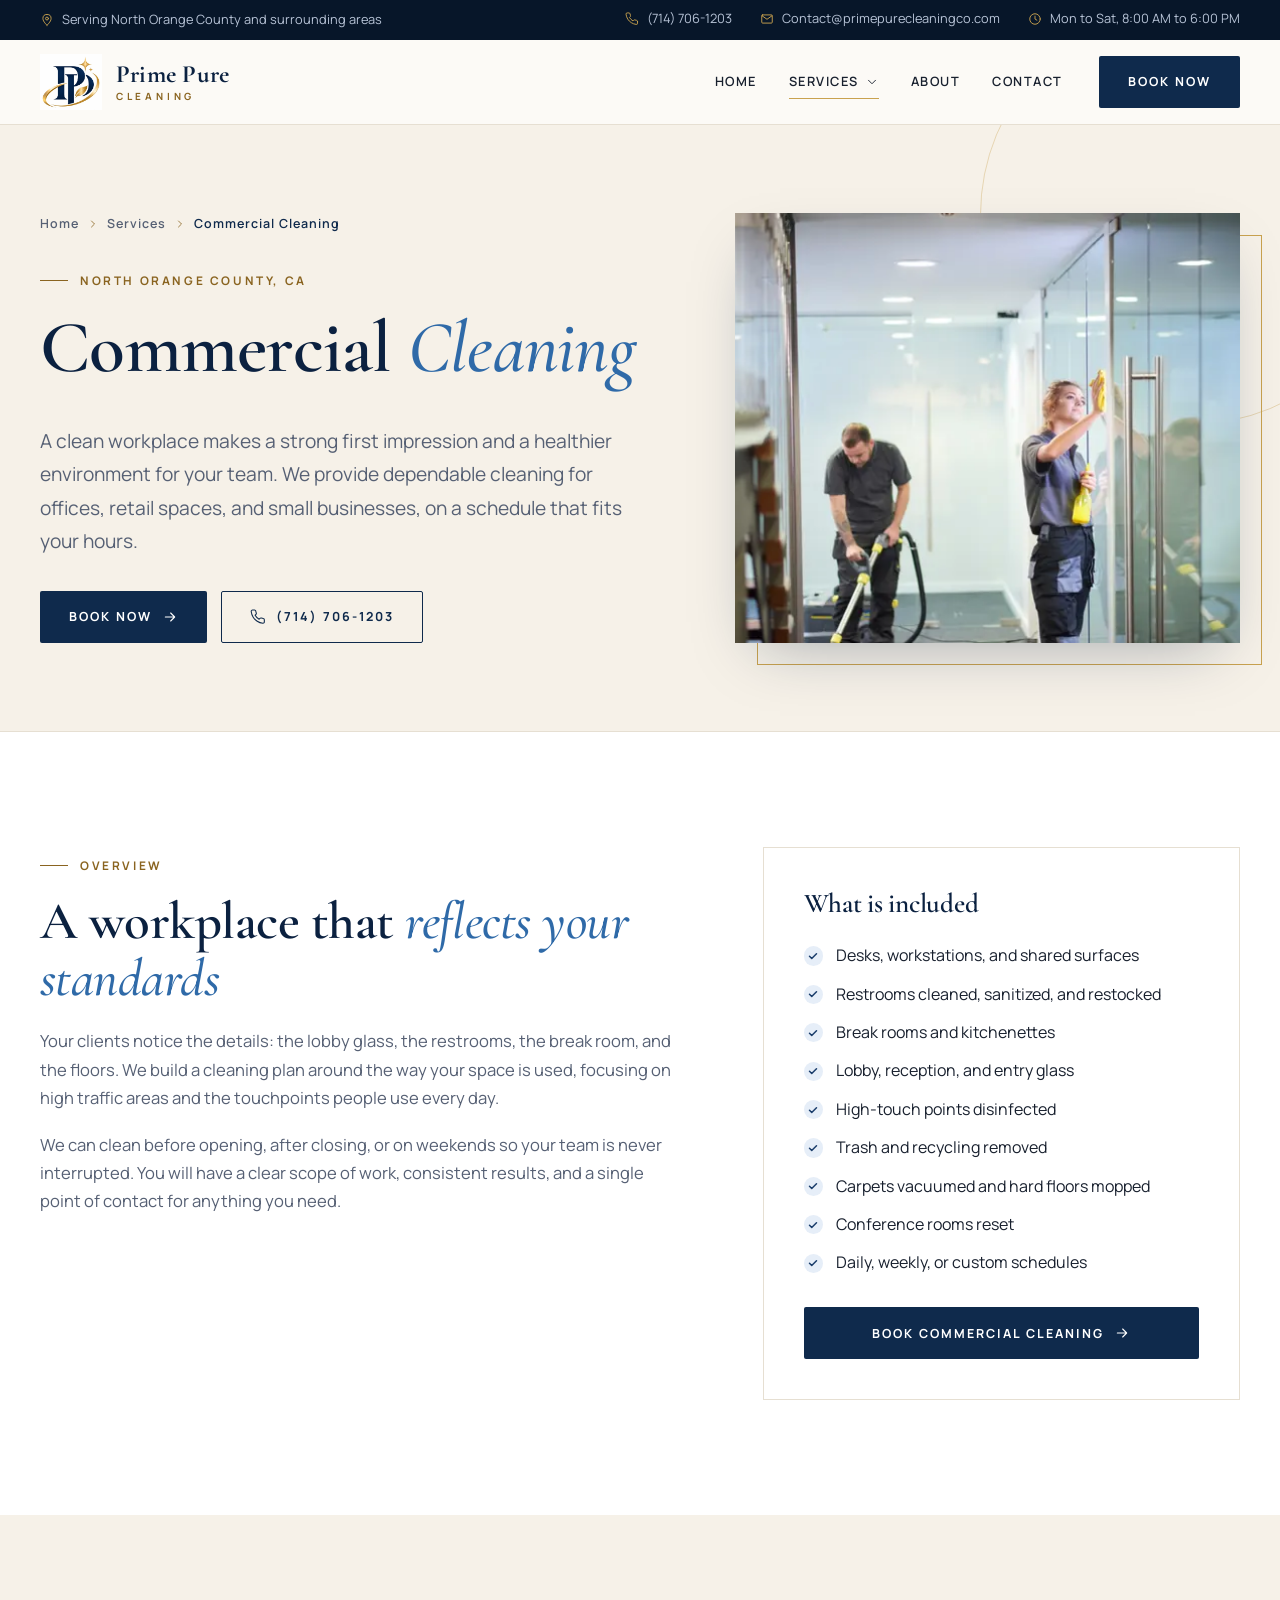
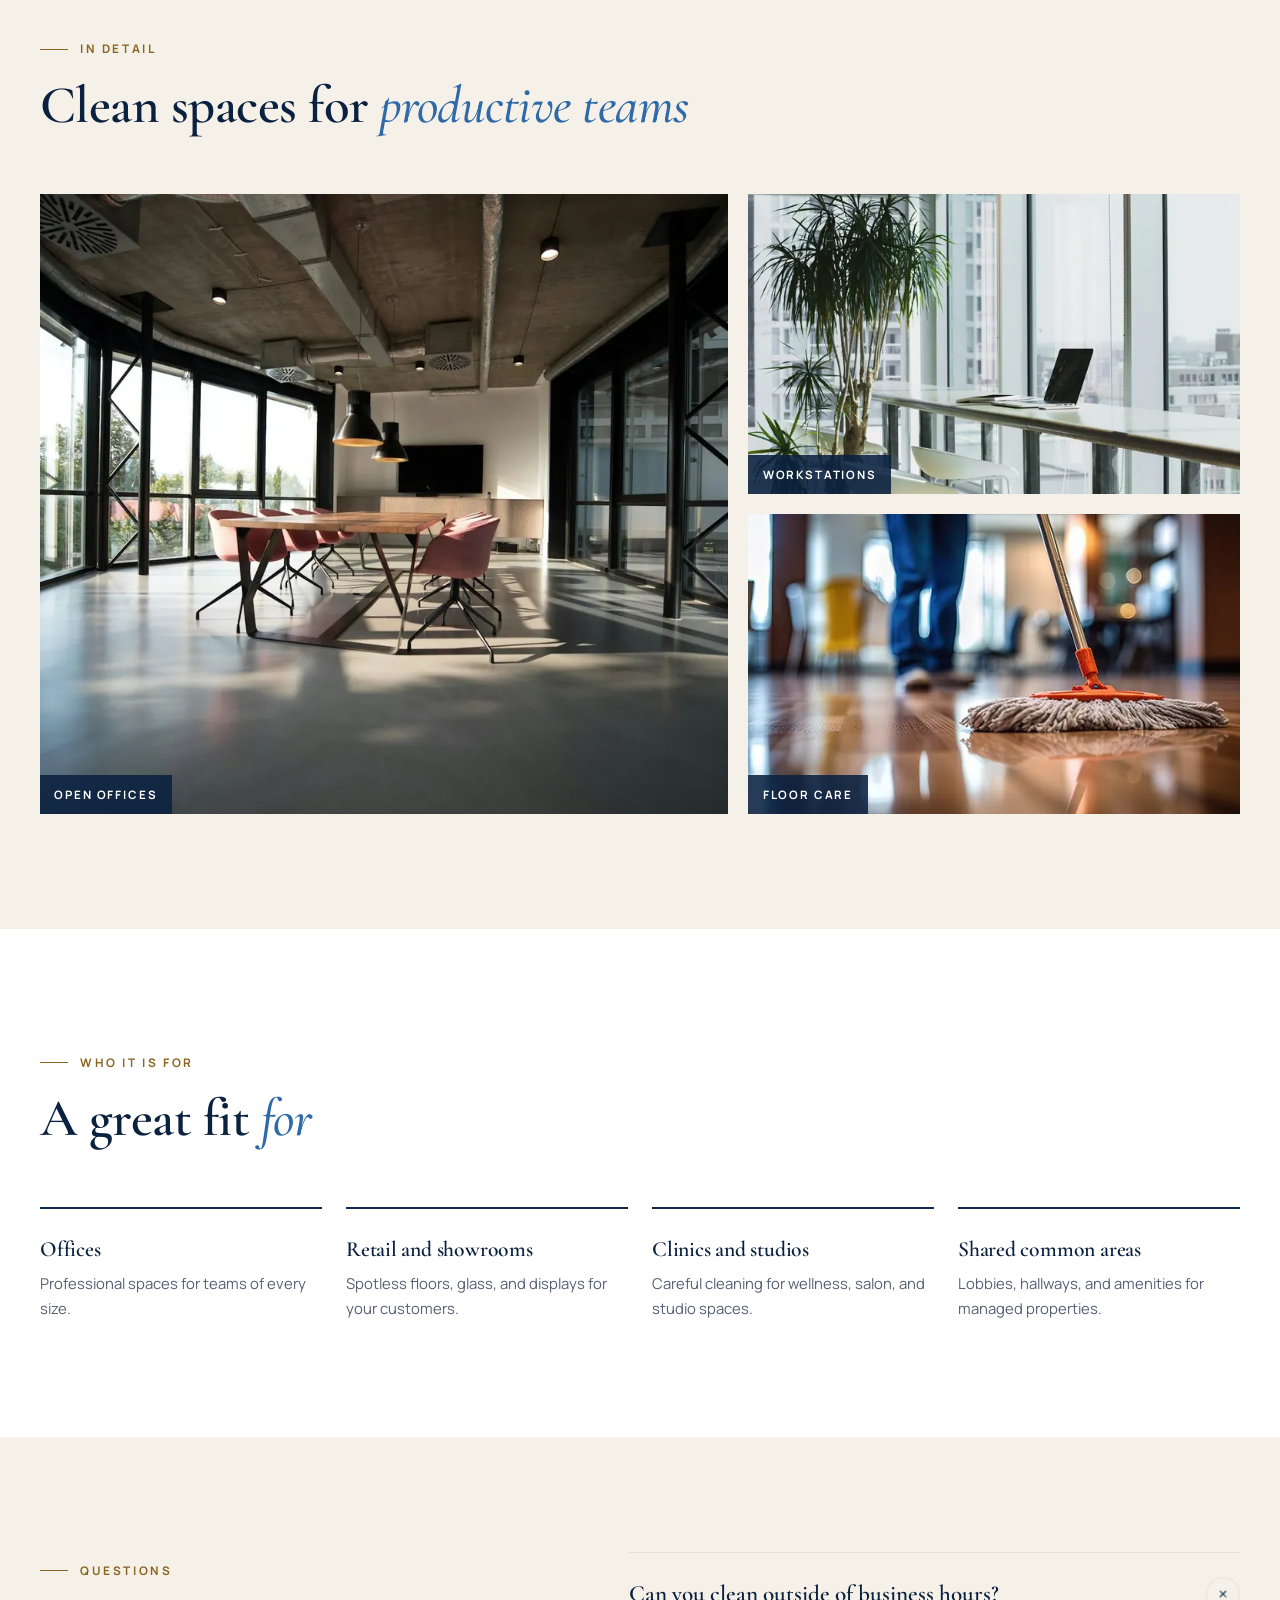
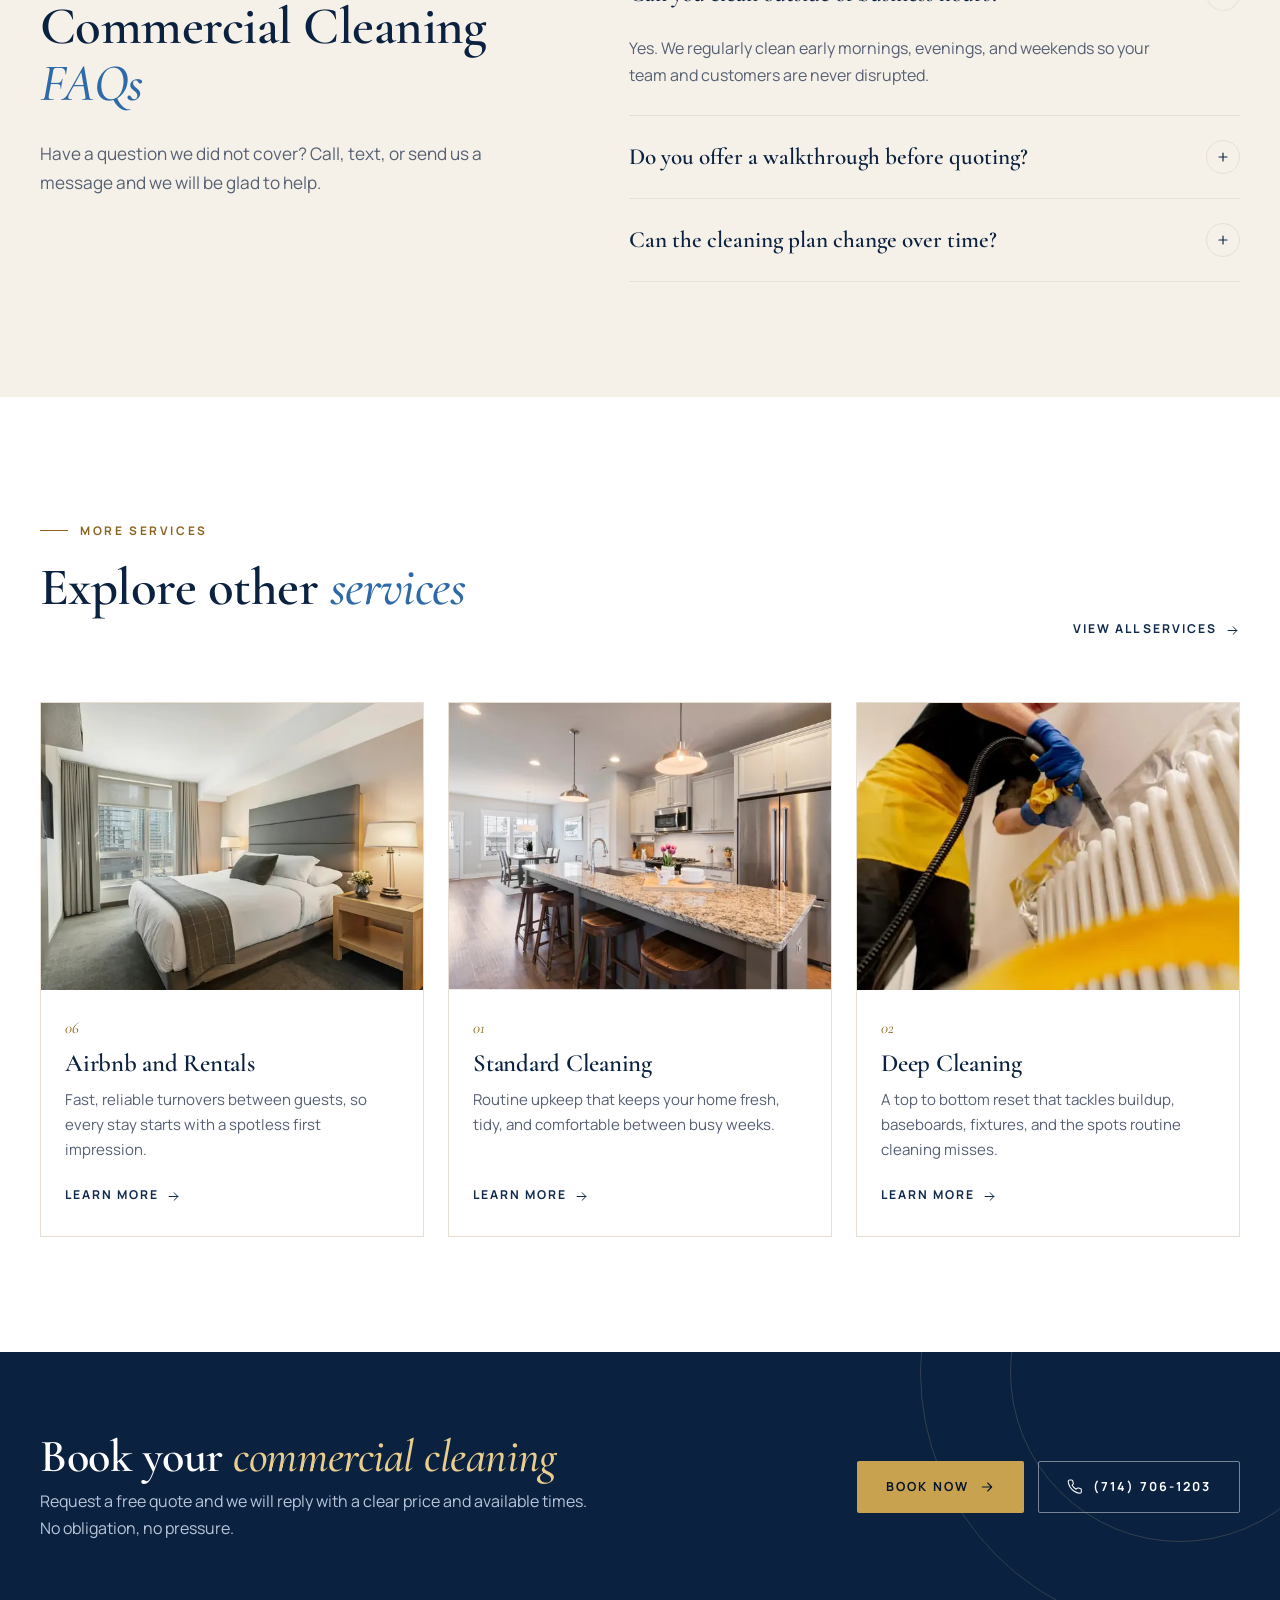
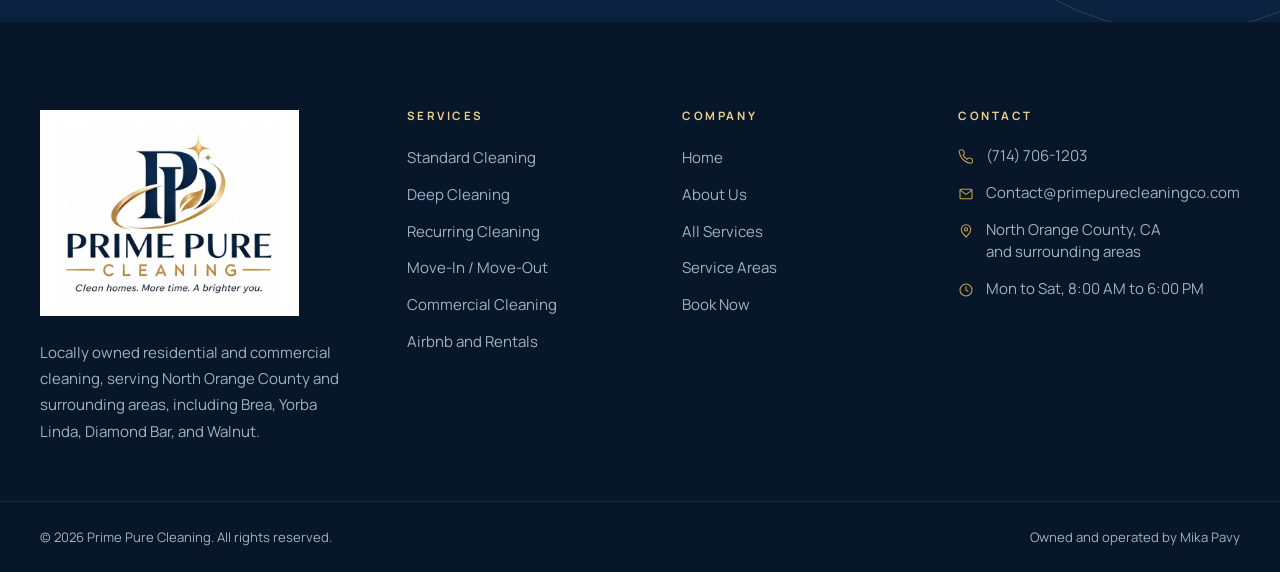
<file: services/commercial-cleaning/index.html>
<!doctype html>
<html lang="en-US">
<head>
<meta charset="utf-8">
<meta name="viewport" content="width=device-width, initial-scale=1, viewport-fit=cover">
<title>Commercial and Office Cleaning in North OC | Prime Pure Cleaning</title>
<meta name="description" content="Professional office and commercial cleaning in Brea, Yorba Linda, Diamond Bar, Walnut, and North Orange County. Flexible schedules, after hours service, free quotes.">
<meta name="robots" content="index, follow">
<link rel="canonical" href="https://primepurecleaning.com/services/commercial-cleaning/">
<meta name="author" content="Prime Pure Cleaning">
<meta name="theme-color" content="#0b2140">
<meta name="format-detection" content="telephone=yes">
<meta name="geo.region" content="US-CA">
<meta name="geo.placename" content="North Orange County, California">
<meta property="og:type" content="website">
<meta property="og:site_name" content="Prime Pure Cleaning">
<meta property="og:locale" content="en_US">
<meta property="og:title" content="Commercial and Office Cleaning in North OC | Prime Pure Cleaning">
<meta property="og:description" content="Professional office and commercial cleaning in Brea, Yorba Linda, Diamond Bar, Walnut, and North Orange County. Flexible schedules, after hours service, free quotes.">
<meta property="og:url" content="https://primepurecleaning.com/services/commercial-cleaning/">
<meta property="og:image" content="https://primepurecleaning.com/assets/img/og-image.jpg">
<meta property="og:image:width" content="1200">
<meta property="og:image:height" content="630">
<meta property="og:image:alt" content="Prime Pure Cleaning logo, serving North Orange County, California">
<meta name="twitter:card" content="summary_large_image">
<meta name="twitter:title" content="Commercial and Office Cleaning in North OC | Prime Pure Cleaning">
<meta name="twitter:description" content="Professional office and commercial cleaning in Brea, Yorba Linda, Diamond Bar, Walnut, and North Orange County. Flexible schedules, after hours service, free quotes.">
<meta name="twitter:image" content="https://primepurecleaning.com/assets/img/og-image.jpg">
<link rel="icon" href="/favicon.ico" sizes="48x48">
<link rel="icon" href="/favicon-32.png" type="image/png" sizes="32x32">
<link rel="icon" href="/favicon-192.png" type="image/png" sizes="192x192">
<link rel="apple-touch-icon" href="/apple-touch-icon.png">
<link rel="manifest" href="/site.webmanifest">
<link rel="preconnect" href="https://fonts.googleapis.com">
<link rel="preconnect" href="https://fonts.gstatic.com" crossorigin>
<link rel="stylesheet" href="https://fonts.googleapis.com/css2?family=Cormorant+Garamond:ital,wght@0,500;0,600;0,700;1,500;1,600&family=Manrope:wght@400;500;600;700&display=swap">
<link rel="stylesheet" href="/assets/css/styles.css?v=4">
<link rel="preload" as="image" type="image/webp" imagesrcset="/assets/img/office-cleaning-crew-640.webp 640w, /assets/img/office-cleaning-crew-1080.webp 1080w" imagesizes="(min-width: 1024px) 500px, 100vw">
<script>document.documentElement.classList.add("js")</script>
<script type="application/ld+json">{"@context":"https://schema.org","@type":"LocalBusiness","@id":"https://primepurecleaning.com/#business","name":"Prime Pure Cleaning","description":"Residential and commercial cleaning company serving North Orange County, California and surrounding areas, including Brea, Yorba Linda, Diamond Bar, and Walnut.","url":"https://primepurecleaning.com/","logo":"https://primepurecleaning.com/assets/img/logo-320.png","image":"https://primepurecleaning.com/assets/img/og-image.jpg","telephone":"+17147061203","email":"Contact@primepurecleaningco.com","priceRange":"$$","founder":{"@type":"Person","name":"Mika Pavy"},"address":{"@type":"PostalAddress","addressRegion":"CA","addressCountry":"US"},"areaServed":[{"@type":"AdministrativeArea","name":"North Orange County, CA"},{"@type":"City","name":"Brea, CA"},{"@type":"City","name":"Yorba Linda, CA"},{"@type":"City","name":"Diamond Bar, CA"},{"@type":"City","name":"Walnut, CA"},{"@type":"City","name":"Fullerton, CA"},{"@type":"City","name":"Placentia, CA"},{"@type":"City","name":"La Habra, CA"},{"@type":"City","name":"Anaheim Hills, CA"},{"@type":"City","name":"Chino Hills, CA"},{"@type":"City","name":"Rowland Heights, CA"}],"openingHoursSpecification":[{"@type":"OpeningHoursSpecification","dayOfWeek":["Monday","Tuesday","Wednesday","Thursday","Friday","Saturday"],"opens":"08:00","closes":"18:00"}],"hasOfferCatalog":{"@type":"OfferCatalog","name":"Cleaning Services","itemListElement":[{"@type":"Offer","itemOffered":{"@type":"Service","name":"Standard Cleaning","url":"https://primepurecleaning.com/services/standard-cleaning/"}},{"@type":"Offer","itemOffered":{"@type":"Service","name":"Deep Cleaning","url":"https://primepurecleaning.com/services/deep-cleaning/"}},{"@type":"Offer","itemOffered":{"@type":"Service","name":"Recurring Cleaning","url":"https://primepurecleaning.com/services/recurring-cleaning/"}},{"@type":"Offer","itemOffered":{"@type":"Service","name":"Move-In and Move-Out Cleaning","url":"https://primepurecleaning.com/services/move-in-move-out-cleaning/"}},{"@type":"Offer","itemOffered":{"@type":"Service","name":"Commercial Cleaning","url":"https://primepurecleaning.com/services/commercial-cleaning/"}},{"@type":"Offer","itemOffered":{"@type":"Service","name":"Airbnb and Vacation Rental Cleaning","url":"https://primepurecleaning.com/services/airbnb-vacation-rental-cleaning/"}}]}}</script>
<script type="application/ld+json">{"@context":"https://schema.org","@type":"Service","name":"Commercial Cleaning","serviceType":"Commercial Cleaning","description":"Professional office and commercial cleaning in Brea, Yorba Linda, Diamond Bar, Walnut, and North Orange County. Flexible schedules, after hours service, free quotes.","url":"https://primepurecleaning.com/services/commercial-cleaning/","image":"https://primepurecleaning.com/assets/img/office-cleaning-crew-1080.webp","provider":{"@id":"https://primepurecleaning.com/#business"},"areaServed":[{"@type":"City","name":"Brea, CA"},{"@type":"City","name":"Yorba Linda, CA"},{"@type":"City","name":"Diamond Bar, CA"},{"@type":"City","name":"Walnut, CA"},{"@type":"City","name":"Fullerton, CA"},{"@type":"City","name":"Placentia, CA"},{"@type":"City","name":"La Habra, CA"},{"@type":"City","name":"Anaheim Hills, CA"},{"@type":"City","name":"Chino Hills, CA"},{"@type":"City","name":"Rowland Heights, CA"}]}</script>
<script type="application/ld+json">{"@context":"https://schema.org","@type":"BreadcrumbList","itemListElement":[{"@type":"ListItem","position":1,"name":"Home","item":"https://primepurecleaning.com/"},{"@type":"ListItem","position":2,"name":"Services","item":"https://primepurecleaning.com/services/"},{"@type":"ListItem","position":3,"name":"Commercial Cleaning","item":"https://primepurecleaning.com/services/commercial-cleaning/"}]}</script>
<script type="application/ld+json">{"@context":"https://schema.org","@type":"FAQPage","mainEntity":[{"@type":"Question","name":"Can you clean outside of business hours?","acceptedAnswer":{"@type":"Answer","text":"Yes. We regularly clean early mornings, evenings, and weekends so your team and customers are never disrupted."}},{"@type":"Question","name":"Do you offer a walkthrough before quoting?","acceptedAnswer":{"@type":"Answer","text":"For most commercial spaces we recommend a quick walkthrough. It helps us understand your layout and priorities so the quote and schedule are accurate."}},{"@type":"Question","name":"Can the cleaning plan change over time?","acceptedAnswer":{"@type":"Answer","text":"Of course. As your business grows or your needs change, we adjust the scope and frequency to match."}}]}</script>
</head>
<body>
<a class="skip-link" href="#main">Skip to content</a>
<div class="topbar">
<div class="container">
<span><svg viewBox="0 0 24 24" fill="none" stroke="currentColor" stroke-width="1.6" stroke-linecap="round" stroke-linejoin="round" aria-hidden="true" focusable="false"><path d="M12 21s-7-6.1-7-11.5a7 7 0 0 1 14 0C19 14.9 12 21 12 21z"/><circle cx="12" cy="9.5" r="2.5"/></svg>Serving North Orange County and surrounding areas</span>
<ul>
<li><a href="tel:+17147061203"><svg viewBox="0 0 24 24" fill="none" stroke="currentColor" stroke-width="1.6" stroke-linecap="round" stroke-linejoin="round" aria-hidden="true" focusable="false"><path d="M21.5 16.4v2.9a2 2 0 0 1-2.2 2 19.6 19.6 0 0 1-8.5-3 19.3 19.3 0 0 1-6-6A19.6 19.6 0 0 1 1.8 3.8 2 2 0 0 1 3.8 1.6h2.9a2 2 0 0 1 2 1.7c.1.9.4 1.8.7 2.7a2 2 0 0 1-.5 2.1L7.7 9.3a16 16 0 0 0 6 6l1.2-1.2a2 2 0 0 1 2.1-.5c.9.3 1.8.6 2.7.7a2 2 0 0 1 1.8 2.1z"/></svg>(714) 706-1203</a></li>
<li><a href="mailto:Contact@primepurecleaningco.com"><svg viewBox="0 0 24 24" fill="none" stroke="currentColor" stroke-width="1.6" stroke-linecap="round" stroke-linejoin="round" aria-hidden="true" focusable="false"><rect x="3" y="5" width="18" height="14" rx="1.5"/><path d="M3.5 6.5l8.5 6 8.5-6"/></svg>Contact@primepurecleaningco.com</a></li>
<li><span><svg viewBox="0 0 24 24" fill="none" stroke="currentColor" stroke-width="1.6" stroke-linecap="round" stroke-linejoin="round" aria-hidden="true" focusable="false"><circle cx="12" cy="12" r="9"/><path d="M12 7v5l3.2 2"/></svg>Mon to Sat, 8:00 AM to 6:00 PM</span></li>
</ul>
</div>
</div>
<header class="site-header">
<div class="container">
<a class="brand" href="/" aria-label="Prime Pure Cleaning home">
<img src="/assets/img/logo-mark.webp" width="454" height="408" alt="">
<span class="brand__text"><span class="brand__name">Prime Pure</span><span class="brand__tag">Cleaning</span></span>
</a>
<nav class="nav" aria-label="Main">
<ul class="nav__list">
<li class="nav__item"><a class="nav__link" href="/">Home</a></li>
<li class="nav__item nav__item--drop is-active">
<a class="nav__link" href="/services/" aria-current="page" aria-haspopup="true">Services<svg viewBox="0 0 24 24" fill="none" stroke="currentColor" stroke-width="1.6" stroke-linecap="round" stroke-linejoin="round" aria-hidden="true" focusable="false"><path d="M6 9l6 6 6-6"/></svg></a>
<div class="dropdown">
<a href="/services/standard-cleaning/"><strong>Standard Cleaning</strong><small>Routine upkeep that keeps your home fresh, tidy, and comfortable between busy weeks.</small></a>
<a href="/services/deep-cleaning/"><strong>Deep Cleaning</strong><small>A top to bottom reset that tackles buildup, baseboards, fixtures, and the spots routine cleaning misses.</small></a>
<a href="/services/recurring-cleaning/"><strong>Recurring Cleaning</strong><small>Weekly, bi-weekly, or monthly visits that keep your home consistently clean without rebooking.</small></a>
<a href="/services/move-in-move-out-cleaning/"><strong>Move-In / Move-Out</strong><small>A detailed clean for empty homes, so you can hand over the keys or settle in with confidence.</small></a>
<a href="/services/commercial-cleaning/"><strong>Commercial Cleaning</strong><small>Reliable cleaning for offices, retail spaces, and small businesses, scheduled around your hours.</small></a>
<a href="/services/airbnb-vacation-rental-cleaning/"><strong>Airbnb and Rentals</strong><small>Fast, reliable turnovers between guests, so every stay starts with a spotless first impression.</small></a>
<a class="dropdown__all text-link" href="/services/"><span>View all services</span><svg viewBox="0 0 24 24" fill="none" stroke="currentColor" stroke-width="1.6" stroke-linecap="round" stroke-linejoin="round" aria-hidden="true" focusable="false"><path d="M5 12h14M13 6l6 6-6 6"/></svg></a>
</div>
</li>
<li class="nav__item"><a class="nav__link" href="/about/">About</a></li>
<li class="nav__item"><a class="nav__link" href="/contact/">Contact</a></li>
</ul>
<a class="btn btn--primary" href="/#book">Book Now</a>
</nav>
<button class="nav-toggle" type="button" aria-label="Open menu" aria-expanded="false" aria-controls="drawer"><svg viewBox="0 0 24 24" fill="none" stroke="currentColor" stroke-width="1.6" stroke-linecap="round" stroke-linejoin="round" aria-hidden="true" focusable="false"><path d="M3.5 7h17M3.5 12h17M3.5 17h11"/></svg></button>
</div>
</header>
<div class="drawer" id="drawer" aria-hidden="true">
<div class="drawer__scrim" data-close></div>
<div class="drawer__panel" role="dialog" aria-modal="true" aria-label="Menu">
<div class="drawer__head">
<a class="brand" href="/" aria-label="Prime Pure Cleaning home">
<img src="/assets/img/logo-mark.webp" width="454" height="408" alt="">
<span class="brand__text"><span class="brand__name">Prime Pure</span><span class="brand__tag">Cleaning</span></span>
</a>
<button class="nav-toggle drawer__close" type="button" aria-label="Close menu" data-close style="display:inline-flex"><svg viewBox="0 0 24 24" fill="none" stroke="currentColor" stroke-width="1.6" stroke-linecap="round" stroke-linejoin="round" aria-hidden="true" focusable="false"><path d="M6 6l12 12M18 6L6 18"/></svg></button>
</div>
<nav class="drawer__nav" aria-label="Mobile">
<a href="/">Home</a>
<span class="drawer__label">Services</span>
<div class="drawer__services">
<a href="/services/standard-cleaning/">Standard Cleaning<svg viewBox="0 0 24 24" fill="none" stroke="currentColor" stroke-width="1.6" stroke-linecap="round" stroke-linejoin="round" aria-hidden="true" focusable="false"><path d="M9 6l6 6-6 6"/></svg></a>
<a href="/services/deep-cleaning/">Deep Cleaning<svg viewBox="0 0 24 24" fill="none" stroke="currentColor" stroke-width="1.6" stroke-linecap="round" stroke-linejoin="round" aria-hidden="true" focusable="false"><path d="M9 6l6 6-6 6"/></svg></a>
<a href="/services/recurring-cleaning/">Recurring Cleaning<svg viewBox="0 0 24 24" fill="none" stroke="currentColor" stroke-width="1.6" stroke-linecap="round" stroke-linejoin="round" aria-hidden="true" focusable="false"><path d="M9 6l6 6-6 6"/></svg></a>
<a href="/services/move-in-move-out-cleaning/">Move-In / Move-Out<svg viewBox="0 0 24 24" fill="none" stroke="currentColor" stroke-width="1.6" stroke-linecap="round" stroke-linejoin="round" aria-hidden="true" focusable="false"><path d="M9 6l6 6-6 6"/></svg></a>
<a href="/services/commercial-cleaning/">Commercial Cleaning<svg viewBox="0 0 24 24" fill="none" stroke="currentColor" stroke-width="1.6" stroke-linecap="round" stroke-linejoin="round" aria-hidden="true" focusable="false"><path d="M9 6l6 6-6 6"/></svg></a>
<a href="/services/airbnb-vacation-rental-cleaning/">Airbnb and Rentals<svg viewBox="0 0 24 24" fill="none" stroke="currentColor" stroke-width="1.6" stroke-linecap="round" stroke-linejoin="round" aria-hidden="true" focusable="false"><path d="M9 6l6 6-6 6"/></svg></a>
<a href="/services/">All services<svg viewBox="0 0 24 24" fill="none" stroke="currentColor" stroke-width="1.6" stroke-linecap="round" stroke-linejoin="round" aria-hidden="true" focusable="false"><path d="M9 6l6 6-6 6"/></svg></a>
</div>
<a href="/about/">About</a>
<a href="/contact/">Contact</a>
</nav>
<div class="drawer__foot">
<a class="btn btn--primary btn--block" href="/#book">Book Now</a>
<a class="btn btn--outline btn--block" href="tel:+17147061203"><svg viewBox="0 0 24 24" fill="none" stroke="currentColor" stroke-width="1.6" stroke-linecap="round" stroke-linejoin="round" aria-hidden="true" focusable="false"><path d="M21.5 16.4v2.9a2 2 0 0 1-2.2 2 19.6 19.6 0 0 1-8.5-3 19.3 19.3 0 0 1-6-6A19.6 19.6 0 0 1 1.8 3.8 2 2 0 0 1 3.8 1.6h2.9a2 2 0 0 1 2 1.7c.1.9.4 1.8.7 2.7a2 2 0 0 1-.5 2.1L7.7 9.3a16 16 0 0 0 6 6l1.2-1.2a2 2 0 0 1 2.1-.5c.9.3 1.8.6 2.7.7a2 2 0 0 1 1.8 2.1z"/></svg>Call (714) 706-1203</a>
</div>
</div>
</div>
<main id="main">
<section class="page-hero service-hero">
<div class="container">
<div>
<nav class="breadcrumb" aria-label="Breadcrumb"><a href="/">Home</a><svg viewBox="0 0 24 24" fill="none" stroke="currentColor" stroke-width="1.6" stroke-linecap="round" stroke-linejoin="round" aria-hidden="true" focusable="false"><path d="M9 6l6 6-6 6"/></svg><a href="/services/">Services</a><svg viewBox="0 0 24 24" fill="none" stroke="currentColor" stroke-width="1.6" stroke-linecap="round" stroke-linejoin="round" aria-hidden="true" focusable="false"><path d="M9 6l6 6-6 6"/></svg><span aria-current="page">Commercial Cleaning</span></nav>
<span class="eyebrow">North Orange County, CA</span>
<h1>Commercial <em>Cleaning</em></h1>
<p class="lead">A clean workplace makes a strong first impression and a healthier environment for your team. We provide dependable cleaning for offices, retail spaces, and small businesses, on a schedule that fits your hours.</p>
<div class="btn-row">
<a class="btn btn--primary" href="/#book">Book Now<svg viewBox="0 0 24 24" fill="none" stroke="currentColor" stroke-width="1.6" stroke-linecap="round" stroke-linejoin="round" aria-hidden="true" focusable="false"><path d="M5 12h14M13 6l6 6-6 6"/></svg></a>
<a class="btn btn--outline" href="tel:+17147061203"><svg viewBox="0 0 24 24" fill="none" stroke="currentColor" stroke-width="1.6" stroke-linecap="round" stroke-linejoin="round" aria-hidden="true" focusable="false"><path d="M21.5 16.4v2.9a2 2 0 0 1-2.2 2 19.6 19.6 0 0 1-8.5-3 19.3 19.3 0 0 1-6-6A19.6 19.6 0 0 1 1.8 3.8 2 2 0 0 1 3.8 1.6h2.9a2 2 0 0 1 2 1.7c.1.9.4 1.8.7 2.7a2 2 0 0 1-.5 2.1L7.7 9.3a16 16 0 0 0 6 6l1.2-1.2a2 2 0 0 1 2.1-.5c.9.3 1.8.6 2.7.7a2 2 0 0 1 1.8 2.1z"/></svg>(714) 706-1203</a>
</div>
</div>
<div class="framed">
<div class="framed__img"><img src="/assets/img/office-cleaning-crew-640.webp" srcset="/assets/img/office-cleaning-crew-640.webp 640w, /assets/img/office-cleaning-crew-1080.webp 1080w" sizes="(min-width: 1024px) 500px, 100vw" width="1080" height="720" alt="Commercial cleaning team vacuuming and wiping glass in an office" fetchpriority="high" decoding="async"></div>
</div>
</div>
</section>

<section class="section section--white" aria-labelledby="overview-title">
<div class="container included">
<div class="prose reveal">
<span class="eyebrow">Overview</span>
<h2 id="overview-title">A workplace that <em>reflects your standards</em></h2>
<p>Your clients notice the details: the lobby glass, the restrooms, the break room, and the floors. We build a cleaning plan around the way your space is used, focusing on high traffic areas and the touchpoints people use every day.</p>
<p>We can clean before opening, after closing, or on weekends so your team is never interrupted. You will have a clear scope of work, consistent results, and a single point of contact for anything you need.</p>
</div>
<aside class="included__panel reveal" aria-labelledby="included-title">
<h3 id="included-title">What is included</h3>
<ul class="checklist"><li>Desks, workstations, and shared surfaces</li><li>Restrooms cleaned, sanitized, and restocked</li><li>Break rooms and kitchenettes</li><li>Lobby, reception, and entry glass</li><li>High-touch points disinfected</li><li>Trash and recycling removed</li><li>Carpets vacuumed and hard floors mopped</li><li>Conference rooms reset</li><li>Daily, weekly, or custom schedules</li></ul>
<a class="btn btn--primary btn--block" href="/#book">Book Commercial Cleaning<svg viewBox="0 0 24 24" fill="none" stroke="currentColor" stroke-width="1.6" stroke-linecap="round" stroke-linejoin="round" aria-hidden="true" focusable="false"><path d="M5 12h14M13 6l6 6-6 6"/></svg></a>
</aside>
</div>
</section>

<section class="section section--cream" aria-labelledby="gallery-title">
<div class="container">
<div class="section-head reveal">
<span class="eyebrow">In Detail</span>
<h2 id="gallery-title">Clean spaces for <em>productive teams</em></h2>
</div>
<div class="gallery reveal">
<figure><img src="/assets/img/office-open-640.webp" srcset="/assets/img/office-open-640.webp 640w, /assets/img/office-open-1200.webp 1200w" sizes="(min-width: 768px) 60vw, 100vw" width="1200" height="801" alt="Open plan office with clean floors and tidy workspaces" loading="lazy" decoding="async"><figcaption>Open offices</figcaption></figure>
<figure><img src="/assets/img/office-modern-640.webp" srcset="/assets/img/office-modern-640.webp 640w, /assets/img/office-modern-1200.webp 1200w" sizes="(min-width: 768px) 40vw, 50vw" width="1200" height="800" alt="Bright modern office workspace with glass walls" loading="lazy" decoding="async"><figcaption>Workstations</figcaption></figure>
<figure><img src="/assets/img/floor-mopping-640.webp" srcset="/assets/img/floor-mopping-640.webp 640w, /assets/img/floor-mopping-643.webp 643w" sizes="(min-width: 768px) 40vw, 50vw" width="643" height="360" alt="Mopping a polished hardwood floor in a commercial space" loading="lazy" decoding="async"><figcaption>Floor care</figcaption></figure>
</div>
</div>
</section>

<section class="section section--white" aria-labelledby="fit-title">
<div class="container">
<div class="section-head reveal">
<span class="eyebrow">Who It Is For</span>
<h2 id="fit-title">A great fit <em>for</em></h2>
</div>
<div class="fit">
<div class="fit__item reveal"><h3>Offices</h3><p>Professional spaces for teams of every size.</p></div>
<div class="fit__item reveal"><h3>Retail and showrooms</h3><p>Spotless floors, glass, and displays for your customers.</p></div>
<div class="fit__item reveal"><h3>Clinics and studios</h3><p>Careful cleaning for wellness, salon, and studio spaces.</p></div>
<div class="fit__item reveal"><h3>Shared common areas</h3><p>Lobbies, hallways, and amenities for managed properties.</p></div>
</div>
</div>
</section>

<section class="section section--cream" aria-labelledby="faq-title">
<div class="container split split--wide-text" style="align-items:start">
<div class="section-head reveal" style="margin-bottom:0">
<span class="eyebrow">Questions</span>
<h2 id="faq-title">Commercial Cleaning <em>FAQs</em></h2>
<p>Have a question we did not cover? Call, text, or send us a message and we will be glad to help.</p>
</div>
<div class="reveal"><div class="faq">
<details open><summary>Can you clean outside of business hours?</summary><p>Yes. We regularly clean early mornings, evenings, and weekends so your team and customers are never disrupted.</p></details>
<details><summary>Do you offer a walkthrough before quoting?</summary><p>For most commercial spaces we recommend a quick walkthrough. It helps us understand your layout and priorities so the quote and schedule are accurate.</p></details>
<details><summary>Can the cleaning plan change over time?</summary><p>Of course. As your business grows or your needs change, we adjust the scope and frequency to match.</p></details>
</div></div>
</div>
</section>

<section class="section section--white" aria-labelledby="more-title">
<div class="container">
<div class="section-head section-head--split reveal">
<div>
<span class="eyebrow">More Services</span>
<h2 id="more-title">Explore other <em>services</em></h2>
</div>
<a class="text-link" href="/services/"><span>View all services</span><svg viewBox="0 0 24 24" fill="none" stroke="currentColor" stroke-width="1.6" stroke-linecap="round" stroke-linejoin="round" aria-hidden="true" focusable="false"><path d="M5 12h14M13 6l6 6-6 6"/></svg></a>
</div>
<div class="cards cards--3">
<article class="card reveal">
<div class="card__media"><img src="/assets/img/rental-bedroom-640.webp" srcset="/assets/img/rental-bedroom-640.webp 640w, /assets/img/rental-bedroom-1200.webp 1200w" sizes="(min-width: 1024px) 390px, (min-width: 768px) 50vw, 100vw" width="1200" height="800" alt="Hotel style bed with crisp white linens in a vacation rental" loading="lazy" decoding="async"></div>
<div class="card__body">
<span class="card__num">06</span>
<h3><a href="/services/airbnb-vacation-rental-cleaning/">Airbnb and Rentals</a></h3>
<p>Fast, reliable turnovers between guests, so every stay starts with a spotless first impression.</p>
<span class="text-link"><span>Learn more</span><svg viewBox="0 0 24 24" fill="none" stroke="currentColor" stroke-width="1.6" stroke-linecap="round" stroke-linejoin="round" aria-hidden="true" focusable="false"><path d="M5 12h14M13 6l6 6-6 6"/></svg></span>
</div>
</article>
<article class="card reveal">
<div class="card__media"><img src="/assets/img/standard-kitchen-640.webp" srcset="/assets/img/standard-kitchen-640.webp 640w, /assets/img/standard-kitchen-1080.webp 1080w" sizes="(min-width: 1024px) 390px, (min-width: 768px) 50vw, 100vw" width="1080" height="720" alt="Bright, freshly cleaned kitchen with a polished granite island" loading="lazy" decoding="async"></div>
<div class="card__body">
<span class="card__num">01</span>
<h3><a href="/services/standard-cleaning/">Standard Cleaning</a></h3>
<p>Routine upkeep that keeps your home fresh, tidy, and comfortable between busy weeks.</p>
<span class="text-link"><span>Learn more</span><svg viewBox="0 0 24 24" fill="none" stroke="currentColor" stroke-width="1.6" stroke-linecap="round" stroke-linejoin="round" aria-hidden="true" focusable="false"><path d="M5 12h14M13 6l6 6-6 6"/></svg></span>
</div>
</article>
<article class="card reveal">
<div class="card__media"><img src="/assets/img/deep-clean-steam-640.webp" srcset="/assets/img/deep-clean-steam-640.webp 640w, /assets/img/deep-clean-steam-1200.webp 1200w" sizes="(min-width: 1024px) 390px, (min-width: 768px) 50vw, 100vw" width="1200" height="717" alt="Cleaner steam cleaning a radiator to remove built up dust" loading="lazy" decoding="async"></div>
<div class="card__body">
<span class="card__num">02</span>
<h3><a href="/services/deep-cleaning/">Deep Cleaning</a></h3>
<p>A top to bottom reset that tackles buildup, baseboards, fixtures, and the spots routine cleaning misses.</p>
<span class="text-link"><span>Learn more</span><svg viewBox="0 0 24 24" fill="none" stroke="currentColor" stroke-width="1.6" stroke-linecap="round" stroke-linejoin="round" aria-hidden="true" focusable="false"><path d="M5 12h14M13 6l6 6-6 6"/></svg></span>
</div>
</article>
</div>
</div>
</section>

<section class="cta-band" aria-label="Get a quote">
<div class="container">
<div>
<h2>Book your <em>commercial cleaning</em></h2>
<p>Request a free quote and we will reply with a clear price and available times. No obligation, no pressure.</p>
</div>
<div class="btn-row">
<a class="btn btn--gold" href="/#book">Book Now<svg viewBox="0 0 24 24" fill="none" stroke="currentColor" stroke-width="1.6" stroke-linecap="round" stroke-linejoin="round" aria-hidden="true" focusable="false"><path d="M5 12h14M13 6l6 6-6 6"/></svg></a>
<a class="btn btn--ghost-light" href="tel:+17147061203"><svg viewBox="0 0 24 24" fill="none" stroke="currentColor" stroke-width="1.6" stroke-linecap="round" stroke-linejoin="round" aria-hidden="true" focusable="false"><path d="M21.5 16.4v2.9a2 2 0 0 1-2.2 2 19.6 19.6 0 0 1-8.5-3 19.3 19.3 0 0 1-6-6A19.6 19.6 0 0 1 1.8 3.8 2 2 0 0 1 3.8 1.6h2.9a2 2 0 0 1 2 1.7c.1.9.4 1.8.7 2.7a2 2 0 0 1-.5 2.1L7.7 9.3a16 16 0 0 0 6 6l1.2-1.2a2 2 0 0 1 2.1-.5c.9.3 1.8.6 2.7.7a2 2 0 0 1 1.8 2.1z"/></svg>(714) 706-1203</a>
</div>
</div>
</section>
</main>
<footer class="site-footer">
<div class="container footer-main">
<div>
<a class="brand brand--lockup" href="/" aria-label="Prime Pure Cleaning home">
<img src="/assets/img/logo-lockup.webp" width="640" height="512" alt="Prime Pure Cleaning. Clean homes. More time. A brighter you.">
</a>
<p class="footer-about">Locally owned residential and commercial cleaning, serving North Orange County and surrounding areas, including Brea, Yorba Linda, Diamond Bar, and Walnut.</p>
</div>
<div>
<h2>Services</h2>
<ul class="footer-links">
<li><a href="/services/standard-cleaning/">Standard Cleaning</a></li>
<li><a href="/services/deep-cleaning/">Deep Cleaning</a></li>
<li><a href="/services/recurring-cleaning/">Recurring Cleaning</a></li>
<li><a href="/services/move-in-move-out-cleaning/">Move-In / Move-Out</a></li>
<li><a href="/services/commercial-cleaning/">Commercial Cleaning</a></li>
<li><a href="/services/airbnb-vacation-rental-cleaning/">Airbnb and Rentals</a></li>
</ul>
</div>
<div>
<h2>Company</h2>
<ul class="footer-links">
<li><a href="/">Home</a></li>
<li><a href="/about/">About Us</a></li>
<li><a href="/services/">All Services</a></li>
<li><a href="/#areas">Service Areas</a></li>
<li><a href="/#book">Book Now</a></li>
</ul>
</div>
<div>
<h2>Contact</h2>
<ul class="footer-contact">
<li><svg viewBox="0 0 24 24" fill="none" stroke="currentColor" stroke-width="1.6" stroke-linecap="round" stroke-linejoin="round" aria-hidden="true" focusable="false"><path d="M21.5 16.4v2.9a2 2 0 0 1-2.2 2 19.6 19.6 0 0 1-8.5-3 19.3 19.3 0 0 1-6-6A19.6 19.6 0 0 1 1.8 3.8 2 2 0 0 1 3.8 1.6h2.9a2 2 0 0 1 2 1.7c.1.9.4 1.8.7 2.7a2 2 0 0 1-.5 2.1L7.7 9.3a16 16 0 0 0 6 6l1.2-1.2a2 2 0 0 1 2.1-.5c.9.3 1.8.6 2.7.7a2 2 0 0 1 1.8 2.1z"/></svg><a href="tel:+17147061203">(714) 706-1203</a></li>
<li><svg viewBox="0 0 24 24" fill="none" stroke="currentColor" stroke-width="1.6" stroke-linecap="round" stroke-linejoin="round" aria-hidden="true" focusable="false"><rect x="3" y="5" width="18" height="14" rx="1.5"/><path d="M3.5 6.5l8.5 6 8.5-6"/></svg><a href="mailto:Contact@primepurecleaningco.com">Contact@primepurecleaningco.com</a></li>
<li><svg viewBox="0 0 24 24" fill="none" stroke="currentColor" stroke-width="1.6" stroke-linecap="round" stroke-linejoin="round" aria-hidden="true" focusable="false"><path d="M12 21s-7-6.1-7-11.5a7 7 0 0 1 14 0C19 14.9 12 21 12 21z"/><circle cx="12" cy="9.5" r="2.5"/></svg><span>North Orange County, CA<br>and surrounding areas</span></li>
<li><svg viewBox="0 0 24 24" fill="none" stroke="currentColor" stroke-width="1.6" stroke-linecap="round" stroke-linejoin="round" aria-hidden="true" focusable="false"><circle cx="12" cy="12" r="9"/><path d="M12 7v5l3.2 2"/></svg><span>Mon to Sat, 8:00 AM to 6:00 PM</span></li>
</ul>
</div>
</div>
<div class="footer-bottom">
<div class="container">
<span>&copy; <span id="year">2026</span> Prime Pure Cleaning. All rights reserved.</span>
<span>Owned and operated by Mika Pavy</span>
</div>
</div>
</footer>
<div class="action-bar">
<a class="btn btn--outline" href="tel:+17147061203"><svg viewBox="0 0 24 24" fill="none" stroke="currentColor" stroke-width="1.6" stroke-linecap="round" stroke-linejoin="round" aria-hidden="true" focusable="false"><path d="M21.5 16.4v2.9a2 2 0 0 1-2.2 2 19.6 19.6 0 0 1-8.5-3 19.3 19.3 0 0 1-6-6A19.6 19.6 0 0 1 1.8 3.8 2 2 0 0 1 3.8 1.6h2.9a2 2 0 0 1 2 1.7c.1.9.4 1.8.7 2.7a2 2 0 0 1-.5 2.1L7.7 9.3a16 16 0 0 0 6 6l1.2-1.2a2 2 0 0 1 2.1-.5c.9.3 1.8.6 2.7.7a2 2 0 0 1 1.8 2.1z"/></svg>Call Now</a>
<a class="btn btn--primary" href="/#book">Book Now</a>
</div>
<script src="/assets/js/main.js?v=4" defer></script>
</body>
</html>
</file>
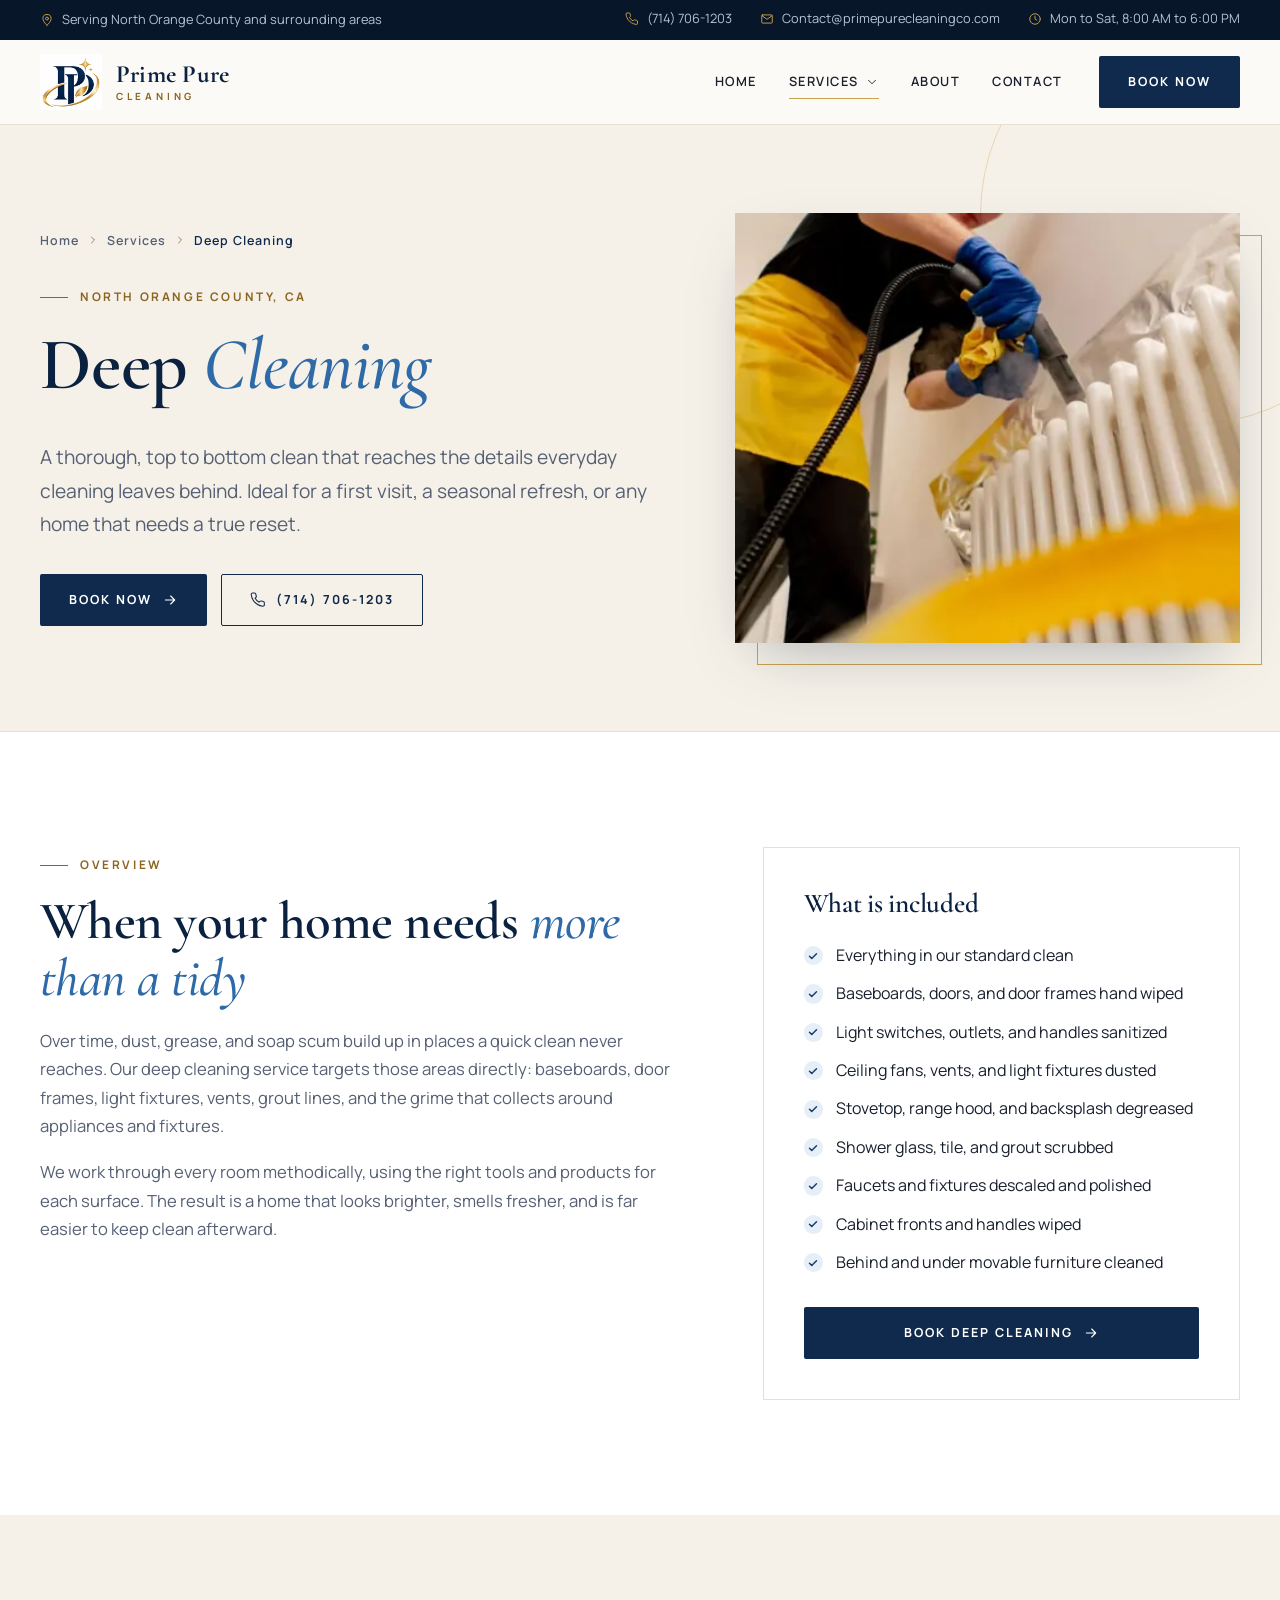
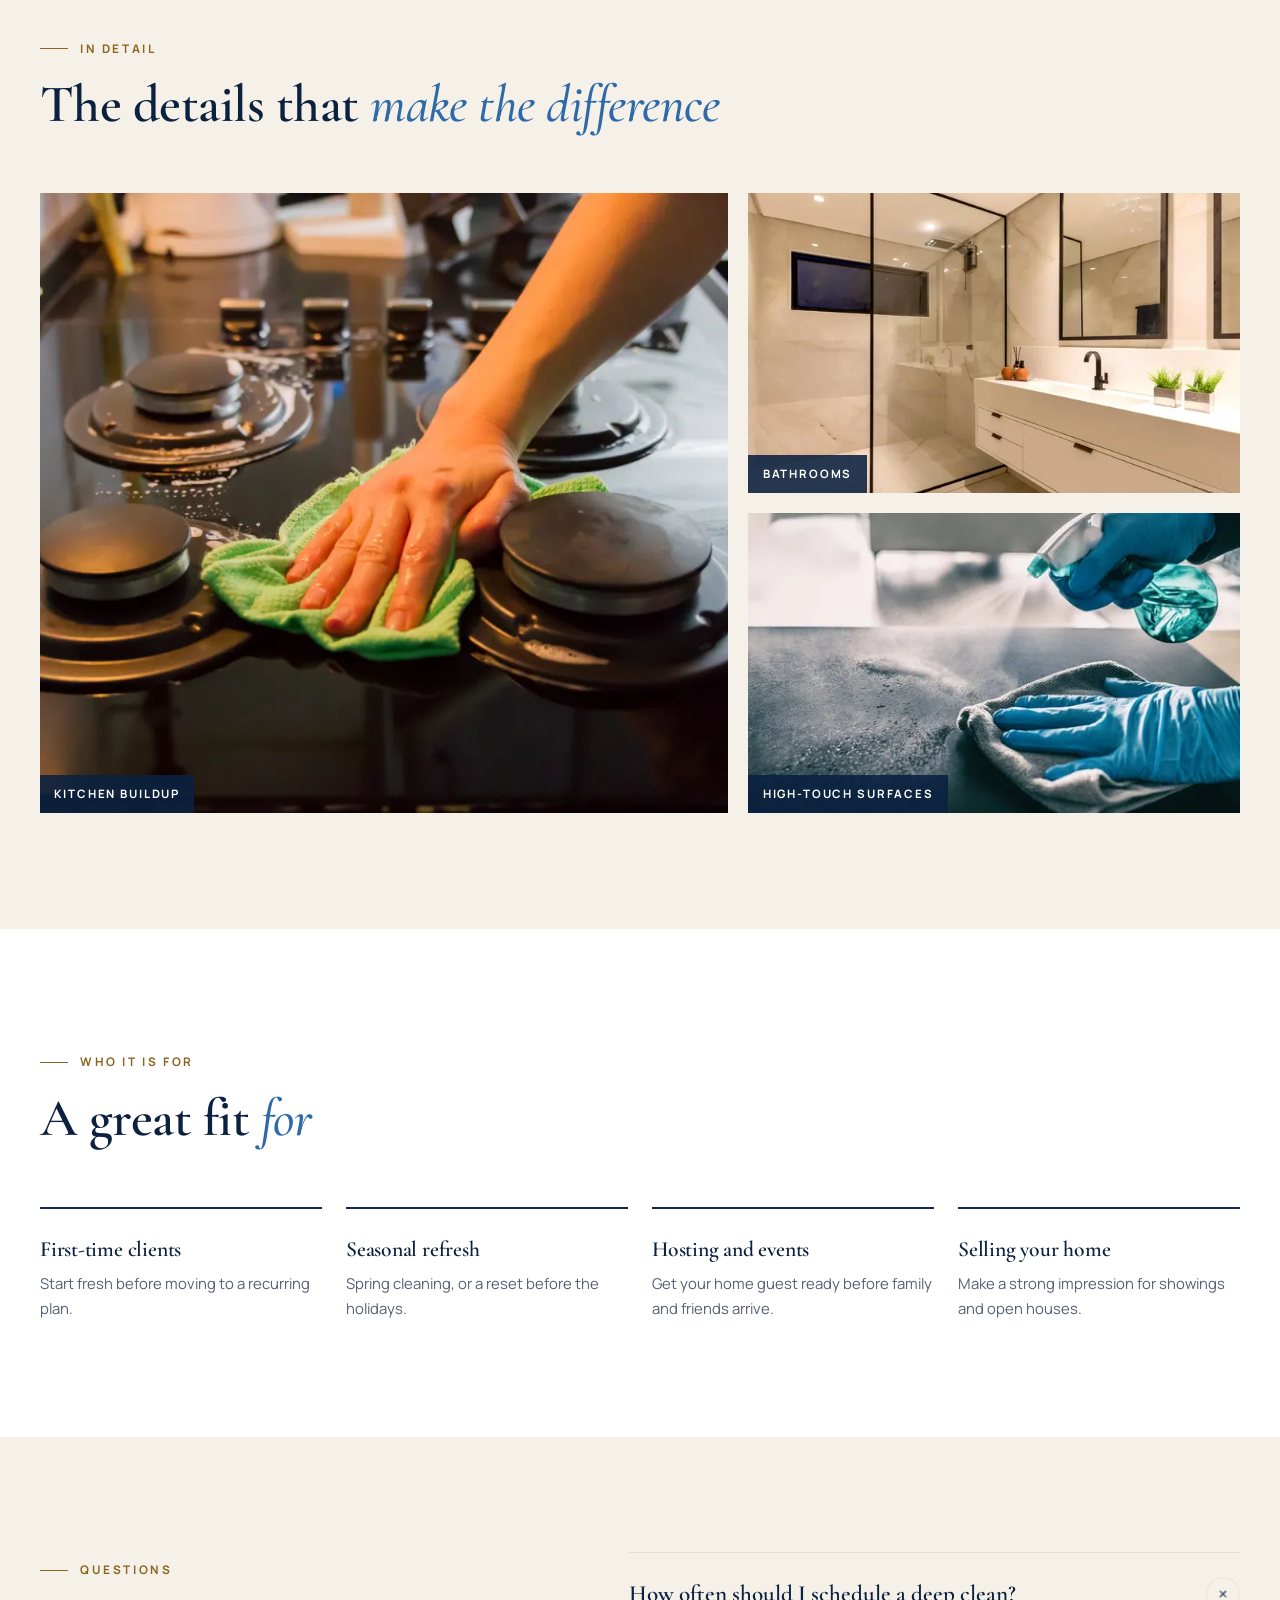
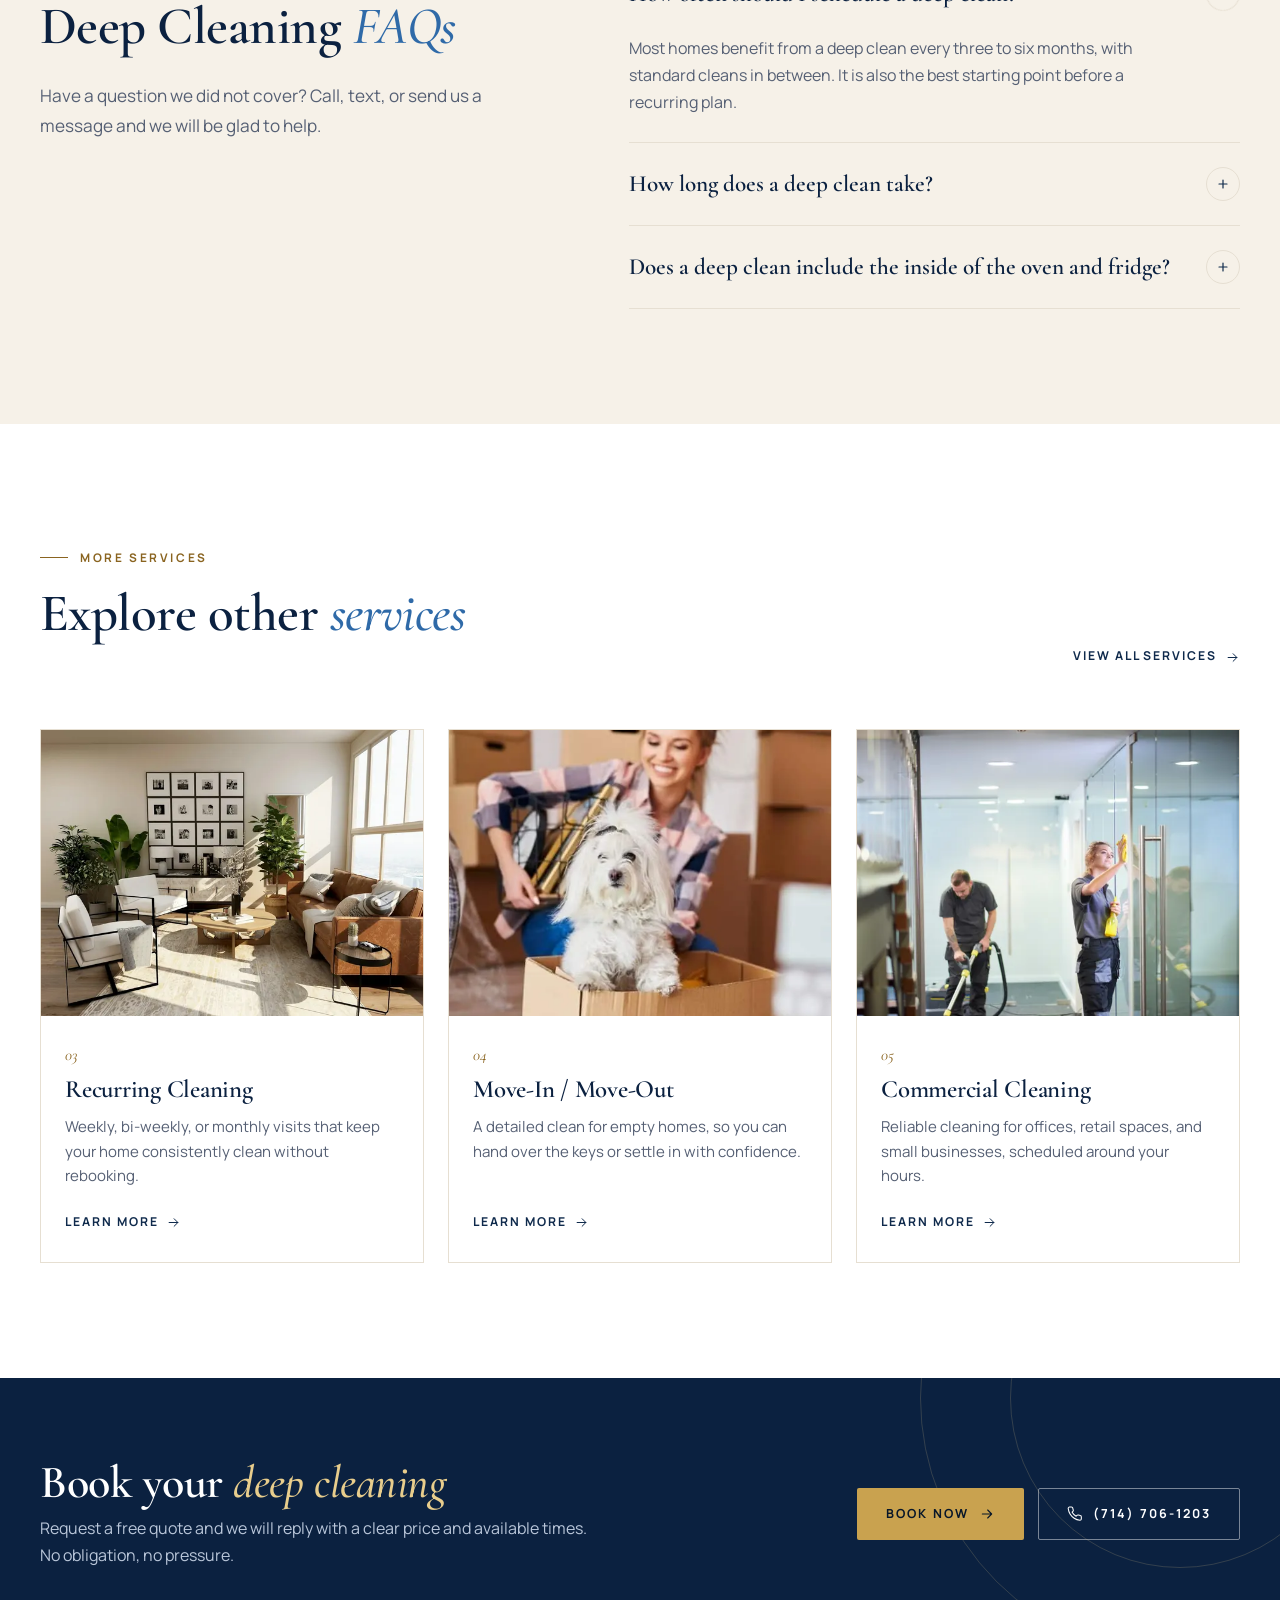
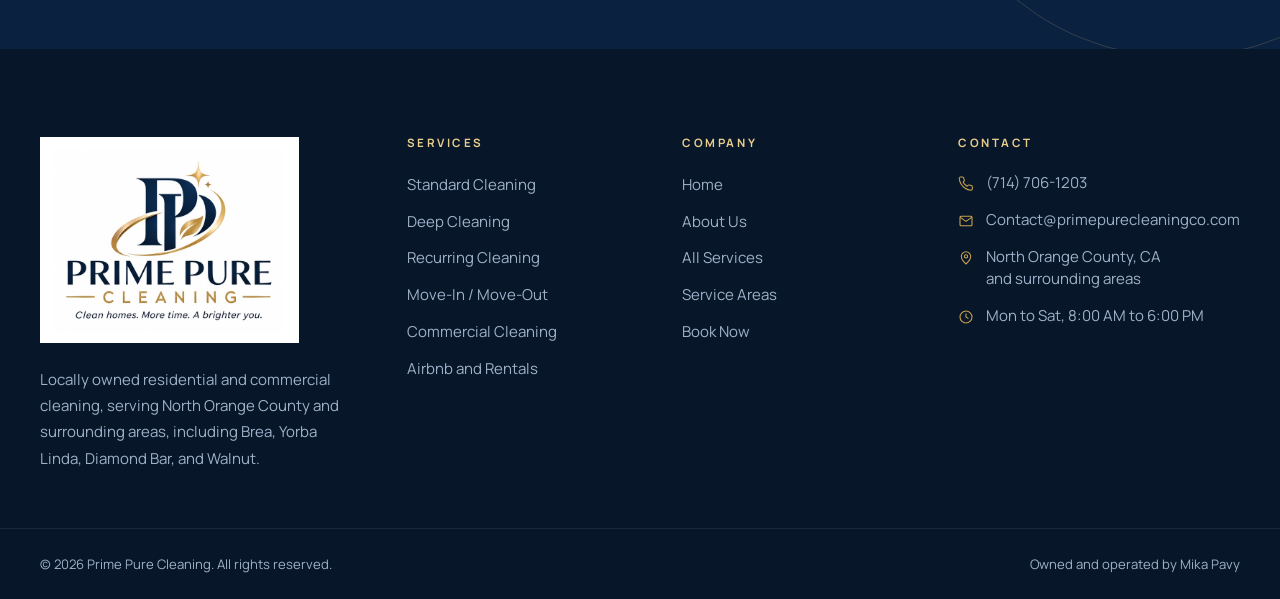
<file: services/deep-cleaning/index.html>
<!doctype html>
<html lang="en-US">
<head>
<meta charset="utf-8">
<meta name="viewport" content="width=device-width, initial-scale=1, viewport-fit=cover">
<title>Deep Cleaning Services in North Orange County | Prime Pure Cleaning</title>
<meta name="description" content="Top to bottom deep cleaning in Brea, Yorba Linda, and North Orange County. Baseboards, fixtures, grout, appliances, and built up grime. Request a free quote today.">
<meta name="robots" content="index, follow">
<link rel="canonical" href="https://primepurecleaning.com/services/deep-cleaning/">
<meta name="author" content="Prime Pure Cleaning">
<meta name="theme-color" content="#0b2140">
<meta name="format-detection" content="telephone=yes">
<meta name="geo.region" content="US-CA">
<meta name="geo.placename" content="North Orange County, California">
<meta property="og:type" content="website">
<meta property="og:site_name" content="Prime Pure Cleaning">
<meta property="og:locale" content="en_US">
<meta property="og:title" content="Deep Cleaning Services in North Orange County | Prime Pure Cleaning">
<meta property="og:description" content="Top to bottom deep cleaning in Brea, Yorba Linda, and North Orange County. Baseboards, fixtures, grout, appliances, and built up grime. Request a free quote today.">
<meta property="og:url" content="https://primepurecleaning.com/services/deep-cleaning/">
<meta property="og:image" content="https://primepurecleaning.com/assets/img/og-image.jpg">
<meta property="og:image:width" content="1200">
<meta property="og:image:height" content="630">
<meta property="og:image:alt" content="Prime Pure Cleaning logo, serving North Orange County, California">
<meta name="twitter:card" content="summary_large_image">
<meta name="twitter:title" content="Deep Cleaning Services in North Orange County | Prime Pure Cleaning">
<meta name="twitter:description" content="Top to bottom deep cleaning in Brea, Yorba Linda, and North Orange County. Baseboards, fixtures, grout, appliances, and built up grime. Request a free quote today.">
<meta name="twitter:image" content="https://primepurecleaning.com/assets/img/og-image.jpg">
<link rel="icon" href="/favicon.ico" sizes="48x48">
<link rel="icon" href="/favicon-32.png" type="image/png" sizes="32x32">
<link rel="icon" href="/favicon-192.png" type="image/png" sizes="192x192">
<link rel="apple-touch-icon" href="/apple-touch-icon.png">
<link rel="manifest" href="/site.webmanifest">
<link rel="preconnect" href="https://fonts.googleapis.com">
<link rel="preconnect" href="https://fonts.gstatic.com" crossorigin>
<link rel="stylesheet" href="https://fonts.googleapis.com/css2?family=Cormorant+Garamond:ital,wght@0,500;0,600;0,700;1,500;1,600&family=Manrope:wght@400;500;600;700&display=swap">
<link rel="stylesheet" href="/assets/css/styles.css?v=4">
<link rel="preload" as="image" type="image/webp" imagesrcset="/assets/img/deep-clean-steam-640.webp 640w, /assets/img/deep-clean-steam-1200.webp 1200w" imagesizes="(min-width: 1024px) 500px, 100vw">
<script>document.documentElement.classList.add("js")</script>
<script type="application/ld+json">{"@context":"https://schema.org","@type":"LocalBusiness","@id":"https://primepurecleaning.com/#business","name":"Prime Pure Cleaning","description":"Residential and commercial cleaning company serving North Orange County, California and surrounding areas, including Brea, Yorba Linda, Diamond Bar, and Walnut.","url":"https://primepurecleaning.com/","logo":"https://primepurecleaning.com/assets/img/logo-320.png","image":"https://primepurecleaning.com/assets/img/og-image.jpg","telephone":"+17147061203","email":"Contact@primepurecleaningco.com","priceRange":"$$","founder":{"@type":"Person","name":"Mika Pavy"},"address":{"@type":"PostalAddress","addressRegion":"CA","addressCountry":"US"},"areaServed":[{"@type":"AdministrativeArea","name":"North Orange County, CA"},{"@type":"City","name":"Brea, CA"},{"@type":"City","name":"Yorba Linda, CA"},{"@type":"City","name":"Diamond Bar, CA"},{"@type":"City","name":"Walnut, CA"},{"@type":"City","name":"Fullerton, CA"},{"@type":"City","name":"Placentia, CA"},{"@type":"City","name":"La Habra, CA"},{"@type":"City","name":"Anaheim Hills, CA"},{"@type":"City","name":"Chino Hills, CA"},{"@type":"City","name":"Rowland Heights, CA"}],"openingHoursSpecification":[{"@type":"OpeningHoursSpecification","dayOfWeek":["Monday","Tuesday","Wednesday","Thursday","Friday","Saturday"],"opens":"08:00","closes":"18:00"}],"hasOfferCatalog":{"@type":"OfferCatalog","name":"Cleaning Services","itemListElement":[{"@type":"Offer","itemOffered":{"@type":"Service","name":"Standard Cleaning","url":"https://primepurecleaning.com/services/standard-cleaning/"}},{"@type":"Offer","itemOffered":{"@type":"Service","name":"Deep Cleaning","url":"https://primepurecleaning.com/services/deep-cleaning/"}},{"@type":"Offer","itemOffered":{"@type":"Service","name":"Recurring Cleaning","url":"https://primepurecleaning.com/services/recurring-cleaning/"}},{"@type":"Offer","itemOffered":{"@type":"Service","name":"Move-In and Move-Out Cleaning","url":"https://primepurecleaning.com/services/move-in-move-out-cleaning/"}},{"@type":"Offer","itemOffered":{"@type":"Service","name":"Commercial Cleaning","url":"https://primepurecleaning.com/services/commercial-cleaning/"}},{"@type":"Offer","itemOffered":{"@type":"Service","name":"Airbnb and Vacation Rental Cleaning","url":"https://primepurecleaning.com/services/airbnb-vacation-rental-cleaning/"}}]}}</script>
<script type="application/ld+json">{"@context":"https://schema.org","@type":"Service","name":"Deep Cleaning","serviceType":"Deep Cleaning","description":"Top to bottom deep cleaning in Brea, Yorba Linda, and North Orange County. Baseboards, fixtures, grout, appliances, and built up grime. Request a free quote today.","url":"https://primepurecleaning.com/services/deep-cleaning/","image":"https://primepurecleaning.com/assets/img/deep-clean-steam-1200.webp","provider":{"@id":"https://primepurecleaning.com/#business"},"areaServed":[{"@type":"City","name":"Brea, CA"},{"@type":"City","name":"Yorba Linda, CA"},{"@type":"City","name":"Diamond Bar, CA"},{"@type":"City","name":"Walnut, CA"},{"@type":"City","name":"Fullerton, CA"},{"@type":"City","name":"Placentia, CA"},{"@type":"City","name":"La Habra, CA"},{"@type":"City","name":"Anaheim Hills, CA"},{"@type":"City","name":"Chino Hills, CA"},{"@type":"City","name":"Rowland Heights, CA"}]}</script>
<script type="application/ld+json">{"@context":"https://schema.org","@type":"BreadcrumbList","itemListElement":[{"@type":"ListItem","position":1,"name":"Home","item":"https://primepurecleaning.com/"},{"@type":"ListItem","position":2,"name":"Services","item":"https://primepurecleaning.com/services/"},{"@type":"ListItem","position":3,"name":"Deep Cleaning","item":"https://primepurecleaning.com/services/deep-cleaning/"}]}</script>
<script type="application/ld+json">{"@context":"https://schema.org","@type":"FAQPage","mainEntity":[{"@type":"Question","name":"How often should I schedule a deep clean?","acceptedAnswer":{"@type":"Answer","text":"Most homes benefit from a deep clean every three to six months, with standard cleans in between. It is also the best starting point before a recurring plan."}},{"@type":"Question","name":"How long does a deep clean take?","acceptedAnswer":{"@type":"Answer","text":"Usually longer than a standard visit, often four to seven hours depending on size and condition. Larger homes may have a team of two or more."}},{"@type":"Question","name":"Does a deep clean include the inside of the oven and fridge?","acceptedAnswer":{"@type":"Answer","text":"Inside the oven and refrigerator are available as add-ons with any deep clean. Just mention them when you request your quote."}}]}</script>
</head>
<body>
<a class="skip-link" href="#main">Skip to content</a>
<div class="topbar">
<div class="container">
<span><svg viewBox="0 0 24 24" fill="none" stroke="currentColor" stroke-width="1.6" stroke-linecap="round" stroke-linejoin="round" aria-hidden="true" focusable="false"><path d="M12 21s-7-6.1-7-11.5a7 7 0 0 1 14 0C19 14.9 12 21 12 21z"/><circle cx="12" cy="9.5" r="2.5"/></svg>Serving North Orange County and surrounding areas</span>
<ul>
<li><a href="tel:+17147061203"><svg viewBox="0 0 24 24" fill="none" stroke="currentColor" stroke-width="1.6" stroke-linecap="round" stroke-linejoin="round" aria-hidden="true" focusable="false"><path d="M21.5 16.4v2.9a2 2 0 0 1-2.2 2 19.6 19.6 0 0 1-8.5-3 19.3 19.3 0 0 1-6-6A19.6 19.6 0 0 1 1.8 3.8 2 2 0 0 1 3.8 1.6h2.9a2 2 0 0 1 2 1.7c.1.9.4 1.8.7 2.7a2 2 0 0 1-.5 2.1L7.7 9.3a16 16 0 0 0 6 6l1.2-1.2a2 2 0 0 1 2.1-.5c.9.3 1.8.6 2.7.7a2 2 0 0 1 1.8 2.1z"/></svg>(714) 706-1203</a></li>
<li><a href="mailto:Contact@primepurecleaningco.com"><svg viewBox="0 0 24 24" fill="none" stroke="currentColor" stroke-width="1.6" stroke-linecap="round" stroke-linejoin="round" aria-hidden="true" focusable="false"><rect x="3" y="5" width="18" height="14" rx="1.5"/><path d="M3.5 6.5l8.5 6 8.5-6"/></svg>Contact@primepurecleaningco.com</a></li>
<li><span><svg viewBox="0 0 24 24" fill="none" stroke="currentColor" stroke-width="1.6" stroke-linecap="round" stroke-linejoin="round" aria-hidden="true" focusable="false"><circle cx="12" cy="12" r="9"/><path d="M12 7v5l3.2 2"/></svg>Mon to Sat, 8:00 AM to 6:00 PM</span></li>
</ul>
</div>
</div>
<header class="site-header">
<div class="container">
<a class="brand" href="/" aria-label="Prime Pure Cleaning home">
<img src="/assets/img/logo-mark.webp" width="454" height="408" alt="">
<span class="brand__text"><span class="brand__name">Prime Pure</span><span class="brand__tag">Cleaning</span></span>
</a>
<nav class="nav" aria-label="Main">
<ul class="nav__list">
<li class="nav__item"><a class="nav__link" href="/">Home</a></li>
<li class="nav__item nav__item--drop is-active">
<a class="nav__link" href="/services/" aria-current="page" aria-haspopup="true">Services<svg viewBox="0 0 24 24" fill="none" stroke="currentColor" stroke-width="1.6" stroke-linecap="round" stroke-linejoin="round" aria-hidden="true" focusable="false"><path d="M6 9l6 6 6-6"/></svg></a>
<div class="dropdown">
<a href="/services/standard-cleaning/"><strong>Standard Cleaning</strong><small>Routine upkeep that keeps your home fresh, tidy, and comfortable between busy weeks.</small></a>
<a href="/services/deep-cleaning/"><strong>Deep Cleaning</strong><small>A top to bottom reset that tackles buildup, baseboards, fixtures, and the spots routine cleaning misses.</small></a>
<a href="/services/recurring-cleaning/"><strong>Recurring Cleaning</strong><small>Weekly, bi-weekly, or monthly visits that keep your home consistently clean without rebooking.</small></a>
<a href="/services/move-in-move-out-cleaning/"><strong>Move-In / Move-Out</strong><small>A detailed clean for empty homes, so you can hand over the keys or settle in with confidence.</small></a>
<a href="/services/commercial-cleaning/"><strong>Commercial Cleaning</strong><small>Reliable cleaning for offices, retail spaces, and small businesses, scheduled around your hours.</small></a>
<a href="/services/airbnb-vacation-rental-cleaning/"><strong>Airbnb and Rentals</strong><small>Fast, reliable turnovers between guests, so every stay starts with a spotless first impression.</small></a>
<a class="dropdown__all text-link" href="/services/"><span>View all services</span><svg viewBox="0 0 24 24" fill="none" stroke="currentColor" stroke-width="1.6" stroke-linecap="round" stroke-linejoin="round" aria-hidden="true" focusable="false"><path d="M5 12h14M13 6l6 6-6 6"/></svg></a>
</div>
</li>
<li class="nav__item"><a class="nav__link" href="/about/">About</a></li>
<li class="nav__item"><a class="nav__link" href="/contact/">Contact</a></li>
</ul>
<a class="btn btn--primary" href="/#book">Book Now</a>
</nav>
<button class="nav-toggle" type="button" aria-label="Open menu" aria-expanded="false" aria-controls="drawer"><svg viewBox="0 0 24 24" fill="none" stroke="currentColor" stroke-width="1.6" stroke-linecap="round" stroke-linejoin="round" aria-hidden="true" focusable="false"><path d="M3.5 7h17M3.5 12h17M3.5 17h11"/></svg></button>
</div>
</header>
<div class="drawer" id="drawer" aria-hidden="true">
<div class="drawer__scrim" data-close></div>
<div class="drawer__panel" role="dialog" aria-modal="true" aria-label="Menu">
<div class="drawer__head">
<a class="brand" href="/" aria-label="Prime Pure Cleaning home">
<img src="/assets/img/logo-mark.webp" width="454" height="408" alt="">
<span class="brand__text"><span class="brand__name">Prime Pure</span><span class="brand__tag">Cleaning</span></span>
</a>
<button class="nav-toggle drawer__close" type="button" aria-label="Close menu" data-close style="display:inline-flex"><svg viewBox="0 0 24 24" fill="none" stroke="currentColor" stroke-width="1.6" stroke-linecap="round" stroke-linejoin="round" aria-hidden="true" focusable="false"><path d="M6 6l12 12M18 6L6 18"/></svg></button>
</div>
<nav class="drawer__nav" aria-label="Mobile">
<a href="/">Home</a>
<span class="drawer__label">Services</span>
<div class="drawer__services">
<a href="/services/standard-cleaning/">Standard Cleaning<svg viewBox="0 0 24 24" fill="none" stroke="currentColor" stroke-width="1.6" stroke-linecap="round" stroke-linejoin="round" aria-hidden="true" focusable="false"><path d="M9 6l6 6-6 6"/></svg></a>
<a href="/services/deep-cleaning/">Deep Cleaning<svg viewBox="0 0 24 24" fill="none" stroke="currentColor" stroke-width="1.6" stroke-linecap="round" stroke-linejoin="round" aria-hidden="true" focusable="false"><path d="M9 6l6 6-6 6"/></svg></a>
<a href="/services/recurring-cleaning/">Recurring Cleaning<svg viewBox="0 0 24 24" fill="none" stroke="currentColor" stroke-width="1.6" stroke-linecap="round" stroke-linejoin="round" aria-hidden="true" focusable="false"><path d="M9 6l6 6-6 6"/></svg></a>
<a href="/services/move-in-move-out-cleaning/">Move-In / Move-Out<svg viewBox="0 0 24 24" fill="none" stroke="currentColor" stroke-width="1.6" stroke-linecap="round" stroke-linejoin="round" aria-hidden="true" focusable="false"><path d="M9 6l6 6-6 6"/></svg></a>
<a href="/services/commercial-cleaning/">Commercial Cleaning<svg viewBox="0 0 24 24" fill="none" stroke="currentColor" stroke-width="1.6" stroke-linecap="round" stroke-linejoin="round" aria-hidden="true" focusable="false"><path d="M9 6l6 6-6 6"/></svg></a>
<a href="/services/airbnb-vacation-rental-cleaning/">Airbnb and Rentals<svg viewBox="0 0 24 24" fill="none" stroke="currentColor" stroke-width="1.6" stroke-linecap="round" stroke-linejoin="round" aria-hidden="true" focusable="false"><path d="M9 6l6 6-6 6"/></svg></a>
<a href="/services/">All services<svg viewBox="0 0 24 24" fill="none" stroke="currentColor" stroke-width="1.6" stroke-linecap="round" stroke-linejoin="round" aria-hidden="true" focusable="false"><path d="M9 6l6 6-6 6"/></svg></a>
</div>
<a href="/about/">About</a>
<a href="/contact/">Contact</a>
</nav>
<div class="drawer__foot">
<a class="btn btn--primary btn--block" href="/#book">Book Now</a>
<a class="btn btn--outline btn--block" href="tel:+17147061203"><svg viewBox="0 0 24 24" fill="none" stroke="currentColor" stroke-width="1.6" stroke-linecap="round" stroke-linejoin="round" aria-hidden="true" focusable="false"><path d="M21.5 16.4v2.9a2 2 0 0 1-2.2 2 19.6 19.6 0 0 1-8.5-3 19.3 19.3 0 0 1-6-6A19.6 19.6 0 0 1 1.8 3.8 2 2 0 0 1 3.8 1.6h2.9a2 2 0 0 1 2 1.7c.1.9.4 1.8.7 2.7a2 2 0 0 1-.5 2.1L7.7 9.3a16 16 0 0 0 6 6l1.2-1.2a2 2 0 0 1 2.1-.5c.9.3 1.8.6 2.7.7a2 2 0 0 1 1.8 2.1z"/></svg>Call (714) 706-1203</a>
</div>
</div>
</div>
<main id="main">
<section class="page-hero service-hero">
<div class="container">
<div>
<nav class="breadcrumb" aria-label="Breadcrumb"><a href="/">Home</a><svg viewBox="0 0 24 24" fill="none" stroke="currentColor" stroke-width="1.6" stroke-linecap="round" stroke-linejoin="round" aria-hidden="true" focusable="false"><path d="M9 6l6 6-6 6"/></svg><a href="/services/">Services</a><svg viewBox="0 0 24 24" fill="none" stroke="currentColor" stroke-width="1.6" stroke-linecap="round" stroke-linejoin="round" aria-hidden="true" focusable="false"><path d="M9 6l6 6-6 6"/></svg><span aria-current="page">Deep Cleaning</span></nav>
<span class="eyebrow">North Orange County, CA</span>
<h1>Deep <em>Cleaning</em></h1>
<p class="lead">A thorough, top to bottom clean that reaches the details everyday cleaning leaves behind. Ideal for a first visit, a seasonal refresh, or any home that needs a true reset.</p>
<div class="btn-row">
<a class="btn btn--primary" href="/#book">Book Now<svg viewBox="0 0 24 24" fill="none" stroke="currentColor" stroke-width="1.6" stroke-linecap="round" stroke-linejoin="round" aria-hidden="true" focusable="false"><path d="M5 12h14M13 6l6 6-6 6"/></svg></a>
<a class="btn btn--outline" href="tel:+17147061203"><svg viewBox="0 0 24 24" fill="none" stroke="currentColor" stroke-width="1.6" stroke-linecap="round" stroke-linejoin="round" aria-hidden="true" focusable="false"><path d="M21.5 16.4v2.9a2 2 0 0 1-2.2 2 19.6 19.6 0 0 1-8.5-3 19.3 19.3 0 0 1-6-6A19.6 19.6 0 0 1 1.8 3.8 2 2 0 0 1 3.8 1.6h2.9a2 2 0 0 1 2 1.7c.1.9.4 1.8.7 2.7a2 2 0 0 1-.5 2.1L7.7 9.3a16 16 0 0 0 6 6l1.2-1.2a2 2 0 0 1 2.1-.5c.9.3 1.8.6 2.7.7a2 2 0 0 1 1.8 2.1z"/></svg>(714) 706-1203</a>
</div>
</div>
<div class="framed">
<div class="framed__img"><img src="/assets/img/deep-clean-steam-640.webp" srcset="/assets/img/deep-clean-steam-640.webp 640w, /assets/img/deep-clean-steam-1200.webp 1200w" sizes="(min-width: 1024px) 500px, 100vw" width="1200" height="717" alt="Cleaner steam cleaning a radiator to remove built up dust" fetchpriority="high" decoding="async"></div>
</div>
</div>
</section>

<section class="section section--white" aria-labelledby="overview-title">
<div class="container included">
<div class="prose reveal">
<span class="eyebrow">Overview</span>
<h2 id="overview-title">When your home needs <em>more than a tidy</em></h2>
<p>Over time, dust, grease, and soap scum build up in places a quick clean never reaches. Our deep cleaning service targets those areas directly: baseboards, door frames, light fixtures, vents, grout lines, and the grime that collects around appliances and fixtures.</p>
<p>We work through every room methodically, using the right tools and products for each surface. The result is a home that looks brighter, smells fresher, and is far easier to keep clean afterward.</p>
</div>
<aside class="included__panel reveal" aria-labelledby="included-title">
<h3 id="included-title">What is included</h3>
<ul class="checklist"><li>Everything in our standard clean</li><li>Baseboards, doors, and door frames hand wiped</li><li>Light switches, outlets, and handles sanitized</li><li>Ceiling fans, vents, and light fixtures dusted</li><li>Stovetop, range hood, and backsplash degreased</li><li>Shower glass, tile, and grout scrubbed</li><li>Faucets and fixtures descaled and polished</li><li>Cabinet fronts and handles wiped</li><li>Behind and under movable furniture cleaned</li></ul>
<a class="btn btn--primary btn--block" href="/#book">Book Deep Cleaning<svg viewBox="0 0 24 24" fill="none" stroke="currentColor" stroke-width="1.6" stroke-linecap="round" stroke-linejoin="round" aria-hidden="true" focusable="false"><path d="M5 12h14M13 6l6 6-6 6"/></svg></a>
</aside>
</div>
</section>

<section class="section section--cream" aria-labelledby="gallery-title">
<div class="container">
<div class="section-head reveal">
<span class="eyebrow">In Detail</span>
<h2 id="gallery-title">The details that <em>make the difference</em></h2>
</div>
<div class="gallery reveal">
<figure><img src="/assets/img/stovetop-degrease-640.webp" srcset="/assets/img/stovetop-degrease-640.webp 640w, /assets/img/stovetop-degrease-1080.webp 1080w" sizes="(min-width: 768px) 60vw, 100vw" width="1080" height="720" alt="Degreasing a gas stovetop with a microfiber cloth" loading="lazy" decoding="async"><figcaption>Kitchen buildup</figcaption></figure>
<figure><img src="/assets/img/bathroom-modern-640.webp" srcset="/assets/img/bathroom-modern-640.webp 640w, /assets/img/bathroom-modern-1080.webp 1080w" sizes="(min-width: 768px) 40vw, 50vw" width="1080" height="720" alt="Spotless walk-in shower and vanity after a deep clean" loading="lazy" decoding="async"><figcaption>Bathrooms</figcaption></figure>
<figure><img src="/assets/img/surface-disinfect-515.webp" srcset="/assets/img/surface-disinfect-515.webp 515w" sizes="(min-width: 768px) 40vw, 50vw" width="515" height="360" alt="Gloved hands spraying and wiping a surface clean" loading="lazy" decoding="async"><figcaption>High-touch surfaces</figcaption></figure>
</div>
</div>
</section>

<section class="section section--white" aria-labelledby="fit-title">
<div class="container">
<div class="section-head reveal">
<span class="eyebrow">Who It Is For</span>
<h2 id="fit-title">A great fit <em>for</em></h2>
</div>
<div class="fit">
<div class="fit__item reveal"><h3>First-time clients</h3><p>Start fresh before moving to a recurring plan.</p></div>
<div class="fit__item reveal"><h3>Seasonal refresh</h3><p>Spring cleaning, or a reset before the holidays.</p></div>
<div class="fit__item reveal"><h3>Hosting and events</h3><p>Get your home guest ready before family and friends arrive.</p></div>
<div class="fit__item reveal"><h3>Selling your home</h3><p>Make a strong impression for showings and open houses.</p></div>
</div>
</div>
</section>

<section class="section section--cream" aria-labelledby="faq-title">
<div class="container split split--wide-text" style="align-items:start">
<div class="section-head reveal" style="margin-bottom:0">
<span class="eyebrow">Questions</span>
<h2 id="faq-title">Deep Cleaning <em>FAQs</em></h2>
<p>Have a question we did not cover? Call, text, or send us a message and we will be glad to help.</p>
</div>
<div class="reveal"><div class="faq">
<details open><summary>How often should I schedule a deep clean?</summary><p>Most homes benefit from a deep clean every three to six months, with standard cleans in between. It is also the best starting point before a recurring plan.</p></details>
<details><summary>How long does a deep clean take?</summary><p>Usually longer than a standard visit, often four to seven hours depending on size and condition. Larger homes may have a team of two or more.</p></details>
<details><summary>Does a deep clean include the inside of the oven and fridge?</summary><p>Inside the oven and refrigerator are available as add-ons with any deep clean. Just mention them when you request your quote.</p></details>
</div></div>
</div>
</section>

<section class="section section--white" aria-labelledby="more-title">
<div class="container">
<div class="section-head section-head--split reveal">
<div>
<span class="eyebrow">More Services</span>
<h2 id="more-title">Explore other <em>services</em></h2>
</div>
<a class="text-link" href="/services/"><span>View all services</span><svg viewBox="0 0 24 24" fill="none" stroke="currentColor" stroke-width="1.6" stroke-linecap="round" stroke-linejoin="round" aria-hidden="true" focusable="false"><path d="M5 12h14M13 6l6 6-6 6"/></svg></a>
</div>
<div class="cards cards--3">
<article class="card reveal">
<div class="card__media"><img src="/assets/img/living-room-bright-640.webp" srcset="/assets/img/living-room-bright-640.webp 640w, /assets/img/living-room-bright-1200.webp 1200w" sizes="(min-width: 1024px) 390px, (min-width: 768px) 50vw, 100vw" width="1200" height="900" alt="Bright, tidy living room in a well kept home" loading="lazy" decoding="async"></div>
<div class="card__body">
<span class="card__num">03</span>
<h3><a href="/services/recurring-cleaning/">Recurring Cleaning</a></h3>
<p>Weekly, bi-weekly, or monthly visits that keep your home consistently clean without rebooking.</p>
<span class="text-link"><span>Learn more</span><svg viewBox="0 0 24 24" fill="none" stroke="currentColor" stroke-width="1.6" stroke-linecap="round" stroke-linejoin="round" aria-hidden="true" focusable="false"><path d="M5 12h14M13 6l6 6-6 6"/></svg></span>
</div>
</article>
<article class="card reveal">
<div class="card__media"><img src="/assets/img/move-in-boxes-600.webp" srcset="/assets/img/move-in-boxes-600.webp 600w" sizes="(min-width: 1024px) 390px, (min-width: 768px) 50vw, 100vw" width="600" height="600" alt="Woman unpacking moving boxes with her dog in a new home" loading="lazy" decoding="async"></div>
<div class="card__body">
<span class="card__num">04</span>
<h3><a href="/services/move-in-move-out-cleaning/">Move-In / Move-Out</a></h3>
<p>A detailed clean for empty homes, so you can hand over the keys or settle in with confidence.</p>
<span class="text-link"><span>Learn more</span><svg viewBox="0 0 24 24" fill="none" stroke="currentColor" stroke-width="1.6" stroke-linecap="round" stroke-linejoin="round" aria-hidden="true" focusable="false"><path d="M5 12h14M13 6l6 6-6 6"/></svg></span>
</div>
</article>
<article class="card reveal">
<div class="card__media"><img src="/assets/img/office-cleaning-crew-640.webp" srcset="/assets/img/office-cleaning-crew-640.webp 640w, /assets/img/office-cleaning-crew-1080.webp 1080w" sizes="(min-width: 1024px) 390px, (min-width: 768px) 50vw, 100vw" width="1080" height="720" alt="Commercial cleaning team vacuuming and wiping glass in an office" loading="lazy" decoding="async"></div>
<div class="card__body">
<span class="card__num">05</span>
<h3><a href="/services/commercial-cleaning/">Commercial Cleaning</a></h3>
<p>Reliable cleaning for offices, retail spaces, and small businesses, scheduled around your hours.</p>
<span class="text-link"><span>Learn more</span><svg viewBox="0 0 24 24" fill="none" stroke="currentColor" stroke-width="1.6" stroke-linecap="round" stroke-linejoin="round" aria-hidden="true" focusable="false"><path d="M5 12h14M13 6l6 6-6 6"/></svg></span>
</div>
</article>
</div>
</div>
</section>

<section class="cta-band" aria-label="Get a quote">
<div class="container">
<div>
<h2>Book your <em>deep cleaning</em></h2>
<p>Request a free quote and we will reply with a clear price and available times. No obligation, no pressure.</p>
</div>
<div class="btn-row">
<a class="btn btn--gold" href="/#book">Book Now<svg viewBox="0 0 24 24" fill="none" stroke="currentColor" stroke-width="1.6" stroke-linecap="round" stroke-linejoin="round" aria-hidden="true" focusable="false"><path d="M5 12h14M13 6l6 6-6 6"/></svg></a>
<a class="btn btn--ghost-light" href="tel:+17147061203"><svg viewBox="0 0 24 24" fill="none" stroke="currentColor" stroke-width="1.6" stroke-linecap="round" stroke-linejoin="round" aria-hidden="true" focusable="false"><path d="M21.5 16.4v2.9a2 2 0 0 1-2.2 2 19.6 19.6 0 0 1-8.5-3 19.3 19.3 0 0 1-6-6A19.6 19.6 0 0 1 1.8 3.8 2 2 0 0 1 3.8 1.6h2.9a2 2 0 0 1 2 1.7c.1.9.4 1.8.7 2.7a2 2 0 0 1-.5 2.1L7.7 9.3a16 16 0 0 0 6 6l1.2-1.2a2 2 0 0 1 2.1-.5c.9.3 1.8.6 2.7.7a2 2 0 0 1 1.8 2.1z"/></svg>(714) 706-1203</a>
</div>
</div>
</section>
</main>
<footer class="site-footer">
<div class="container footer-main">
<div>
<a class="brand brand--lockup" href="/" aria-label="Prime Pure Cleaning home">
<img src="/assets/img/logo-lockup.webp" width="640" height="512" alt="Prime Pure Cleaning. Clean homes. More time. A brighter you.">
</a>
<p class="footer-about">Locally owned residential and commercial cleaning, serving North Orange County and surrounding areas, including Brea, Yorba Linda, Diamond Bar, and Walnut.</p>
</div>
<div>
<h2>Services</h2>
<ul class="footer-links">
<li><a href="/services/standard-cleaning/">Standard Cleaning</a></li>
<li><a href="/services/deep-cleaning/">Deep Cleaning</a></li>
<li><a href="/services/recurring-cleaning/">Recurring Cleaning</a></li>
<li><a href="/services/move-in-move-out-cleaning/">Move-In / Move-Out</a></li>
<li><a href="/services/commercial-cleaning/">Commercial Cleaning</a></li>
<li><a href="/services/airbnb-vacation-rental-cleaning/">Airbnb and Rentals</a></li>
</ul>
</div>
<div>
<h2>Company</h2>
<ul class="footer-links">
<li><a href="/">Home</a></li>
<li><a href="/about/">About Us</a></li>
<li><a href="/services/">All Services</a></li>
<li><a href="/#areas">Service Areas</a></li>
<li><a href="/#book">Book Now</a></li>
</ul>
</div>
<div>
<h2>Contact</h2>
<ul class="footer-contact">
<li><svg viewBox="0 0 24 24" fill="none" stroke="currentColor" stroke-width="1.6" stroke-linecap="round" stroke-linejoin="round" aria-hidden="true" focusable="false"><path d="M21.5 16.4v2.9a2 2 0 0 1-2.2 2 19.6 19.6 0 0 1-8.5-3 19.3 19.3 0 0 1-6-6A19.6 19.6 0 0 1 1.8 3.8 2 2 0 0 1 3.8 1.6h2.9a2 2 0 0 1 2 1.7c.1.9.4 1.8.7 2.7a2 2 0 0 1-.5 2.1L7.7 9.3a16 16 0 0 0 6 6l1.2-1.2a2 2 0 0 1 2.1-.5c.9.3 1.8.6 2.7.7a2 2 0 0 1 1.8 2.1z"/></svg><a href="tel:+17147061203">(714) 706-1203</a></li>
<li><svg viewBox="0 0 24 24" fill="none" stroke="currentColor" stroke-width="1.6" stroke-linecap="round" stroke-linejoin="round" aria-hidden="true" focusable="false"><rect x="3" y="5" width="18" height="14" rx="1.5"/><path d="M3.5 6.5l8.5 6 8.5-6"/></svg><a href="mailto:Contact@primepurecleaningco.com">Contact@primepurecleaningco.com</a></li>
<li><svg viewBox="0 0 24 24" fill="none" stroke="currentColor" stroke-width="1.6" stroke-linecap="round" stroke-linejoin="round" aria-hidden="true" focusable="false"><path d="M12 21s-7-6.1-7-11.5a7 7 0 0 1 14 0C19 14.9 12 21 12 21z"/><circle cx="12" cy="9.5" r="2.5"/></svg><span>North Orange County, CA<br>and surrounding areas</span></li>
<li><svg viewBox="0 0 24 24" fill="none" stroke="currentColor" stroke-width="1.6" stroke-linecap="round" stroke-linejoin="round" aria-hidden="true" focusable="false"><circle cx="12" cy="12" r="9"/><path d="M12 7v5l3.2 2"/></svg><span>Mon to Sat, 8:00 AM to 6:00 PM</span></li>
</ul>
</div>
</div>
<div class="footer-bottom">
<div class="container">
<span>&copy; <span id="year">2026</span> Prime Pure Cleaning. All rights reserved.</span>
<span>Owned and operated by Mika Pavy</span>
</div>
</div>
</footer>
<div class="action-bar">
<a class="btn btn--outline" href="tel:+17147061203"><svg viewBox="0 0 24 24" fill="none" stroke="currentColor" stroke-width="1.6" stroke-linecap="round" stroke-linejoin="round" aria-hidden="true" focusable="false"><path d="M21.5 16.4v2.9a2 2 0 0 1-2.2 2 19.6 19.6 0 0 1-8.5-3 19.3 19.3 0 0 1-6-6A19.6 19.6 0 0 1 1.8 3.8 2 2 0 0 1 3.8 1.6h2.9a2 2 0 0 1 2 1.7c.1.9.4 1.8.7 2.7a2 2 0 0 1-.5 2.1L7.7 9.3a16 16 0 0 0 6 6l1.2-1.2a2 2 0 0 1 2.1-.5c.9.3 1.8.6 2.7.7a2 2 0 0 1 1.8 2.1z"/></svg>Call Now</a>
<a class="btn btn--primary" href="/#book">Book Now</a>
</div>
<script src="/assets/js/main.js?v=4" defer></script>
</body>
</html>
</file>
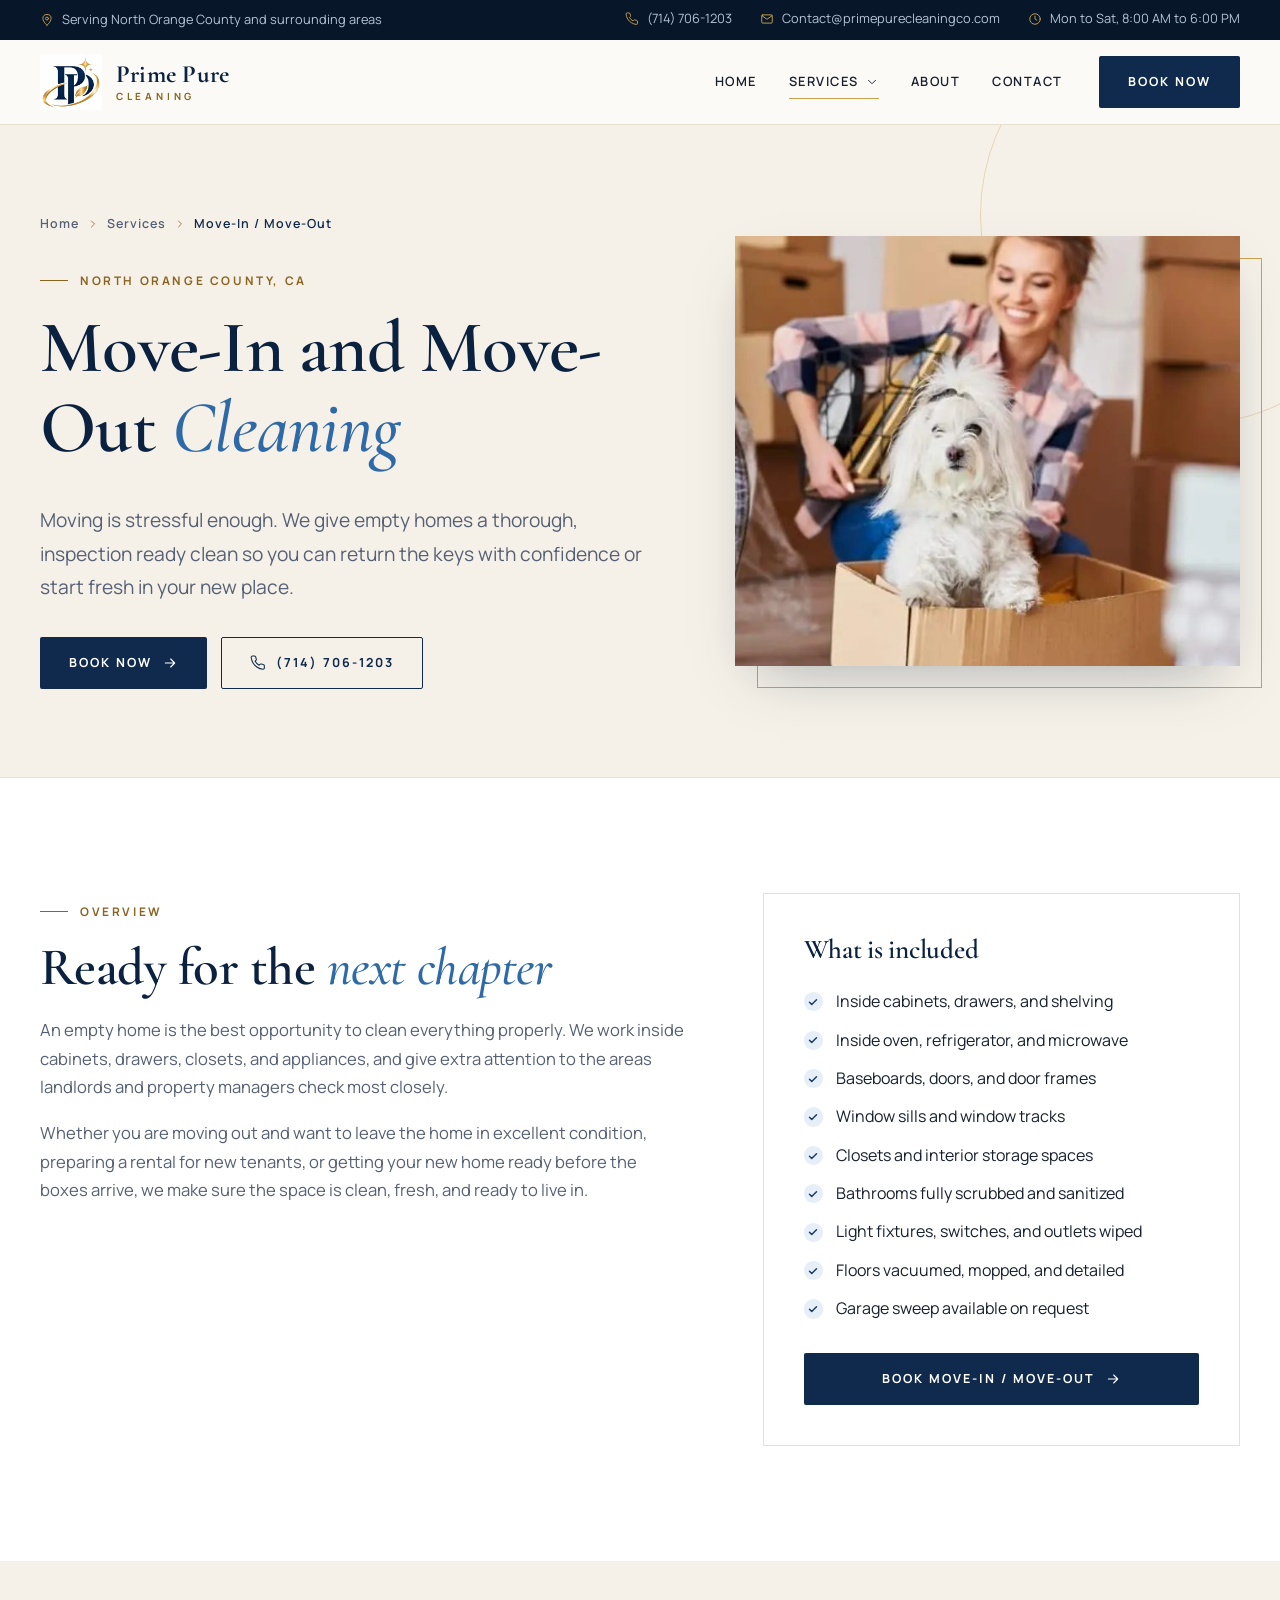
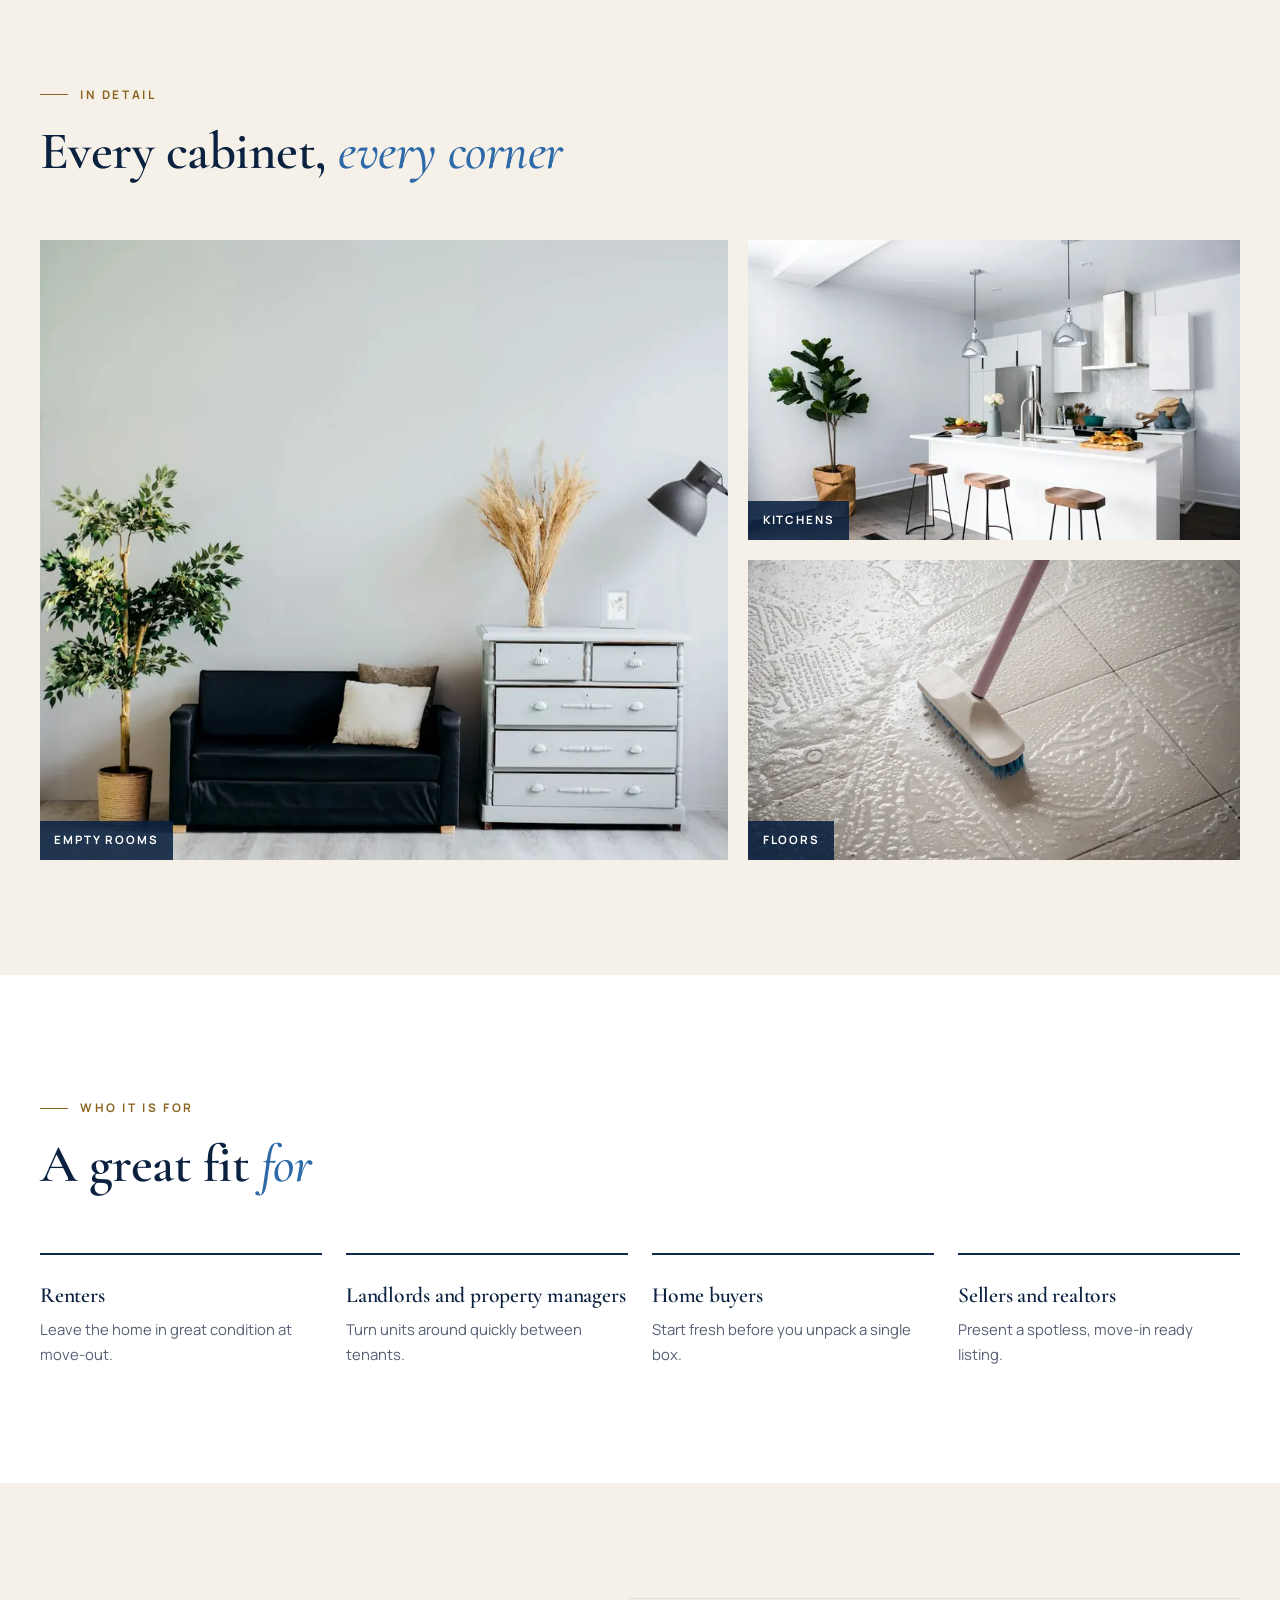
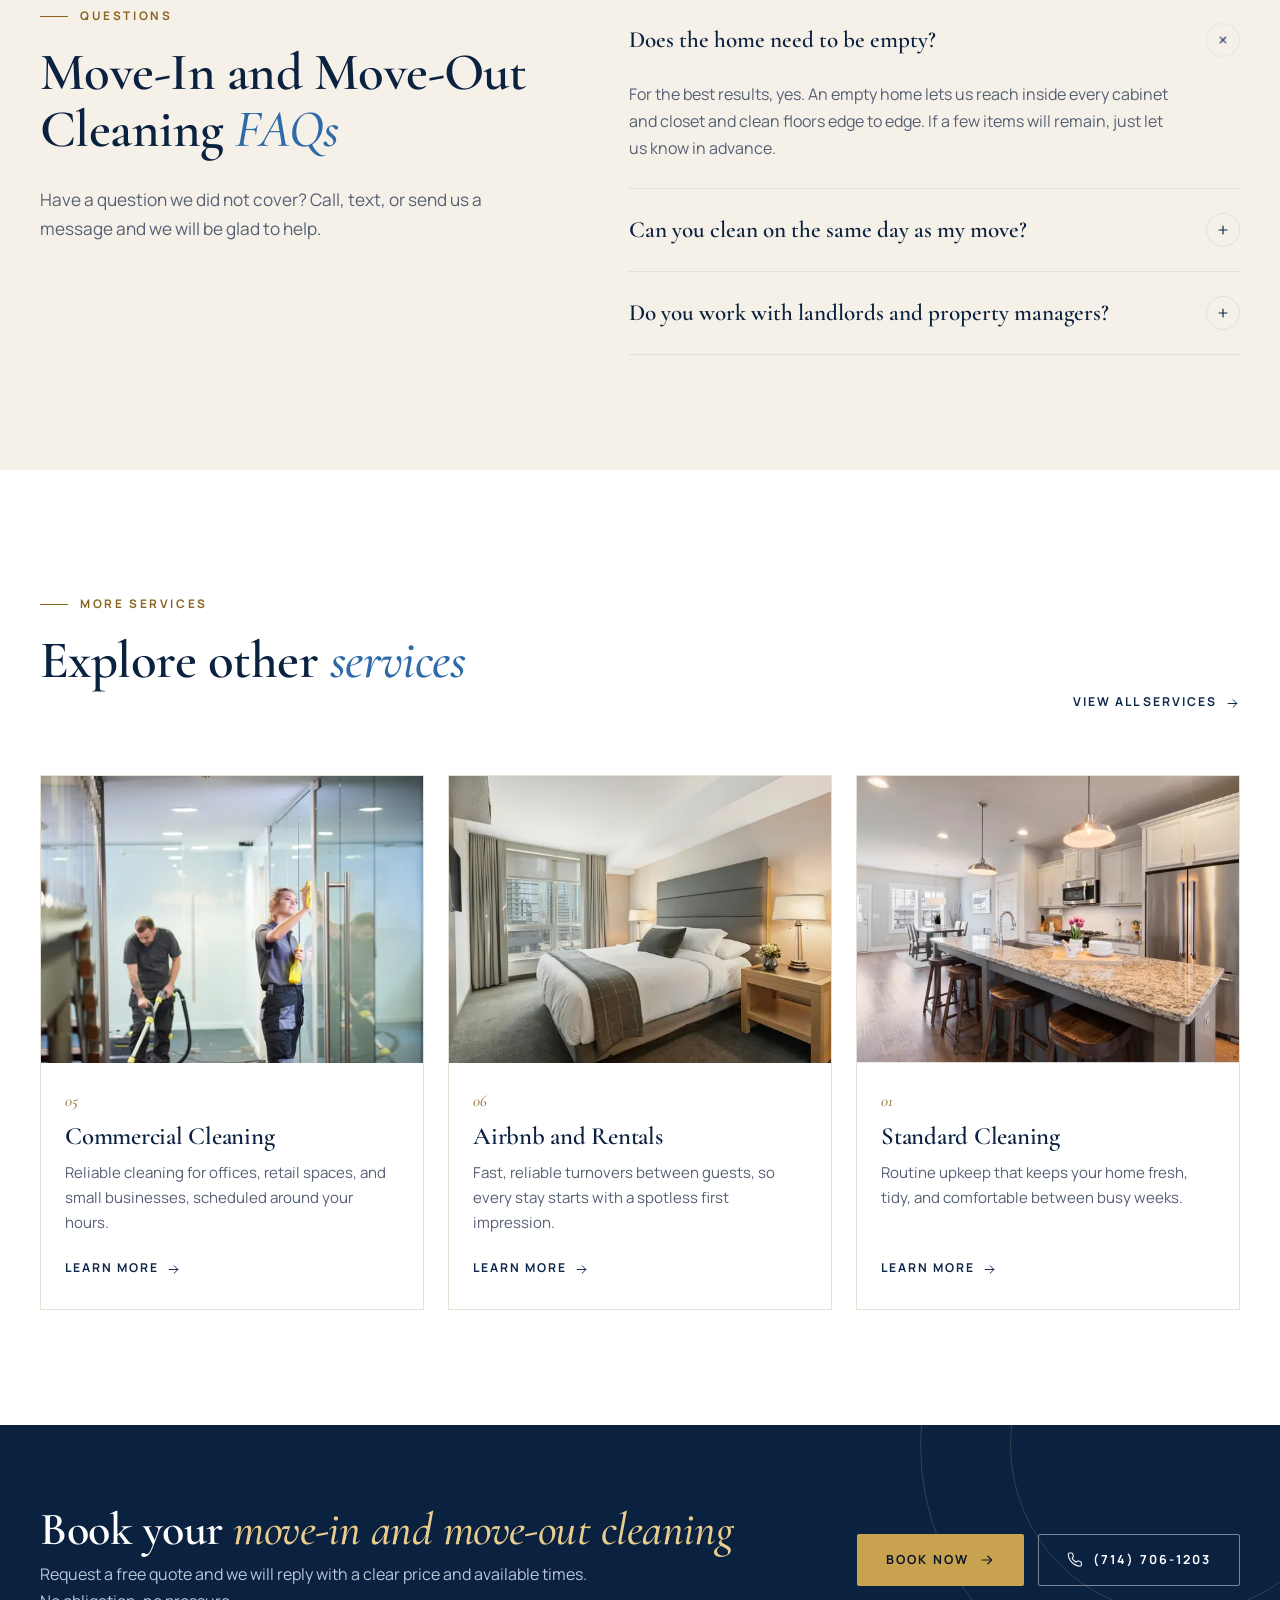
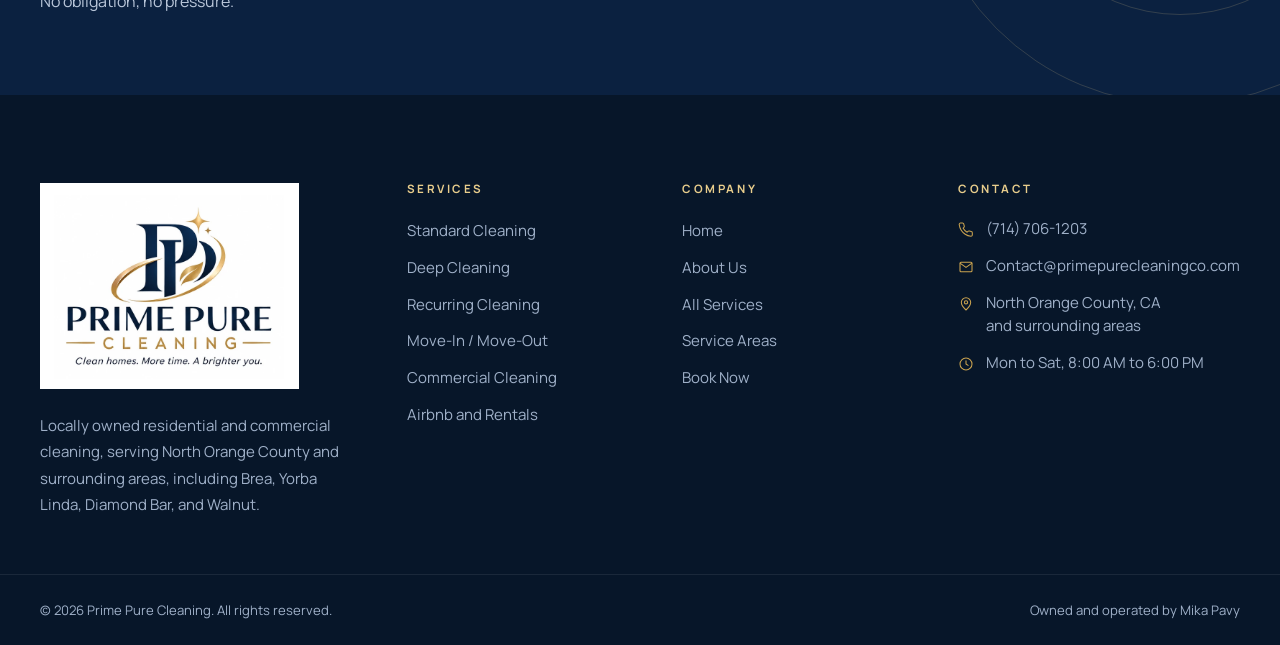
<file: services/move-in-move-out-cleaning/index.html>
<!doctype html>
<html lang="en-US">
<head>
<meta charset="utf-8">
<meta name="viewport" content="width=device-width, initial-scale=1, viewport-fit=cover">
<title>Move-In and Move-Out Cleaning in North Orange County | Prime Pure Cleaning</title>
<meta name="description" content="Move-in and move-out cleaning for tenants, landlords, and homeowners in Brea, Yorba Linda, and North Orange County. Inside cabinets, appliances, baseboards, and more. Free quotes.">
<meta name="robots" content="index, follow">
<link rel="canonical" href="https://primepurecleaning.com/services/move-in-move-out-cleaning/">
<meta name="author" content="Prime Pure Cleaning">
<meta name="theme-color" content="#0b2140">
<meta name="format-detection" content="telephone=yes">
<meta name="geo.region" content="US-CA">
<meta name="geo.placename" content="North Orange County, California">
<meta property="og:type" content="website">
<meta property="og:site_name" content="Prime Pure Cleaning">
<meta property="og:locale" content="en_US">
<meta property="og:title" content="Move-In and Move-Out Cleaning in North Orange County | Prime Pure Cleaning">
<meta property="og:description" content="Move-in and move-out cleaning for tenants, landlords, and homeowners in Brea, Yorba Linda, and North Orange County. Inside cabinets, appliances, baseboards, and more. Free quotes.">
<meta property="og:url" content="https://primepurecleaning.com/services/move-in-move-out-cleaning/">
<meta property="og:image" content="https://primepurecleaning.com/assets/img/og-image.jpg">
<meta property="og:image:width" content="1200">
<meta property="og:image:height" content="630">
<meta property="og:image:alt" content="Prime Pure Cleaning logo, serving North Orange County, California">
<meta name="twitter:card" content="summary_large_image">
<meta name="twitter:title" content="Move-In and Move-Out Cleaning in North Orange County | Prime Pure Cleaning">
<meta name="twitter:description" content="Move-in and move-out cleaning for tenants, landlords, and homeowners in Brea, Yorba Linda, and North Orange County. Inside cabinets, appliances, baseboards, and more. Free quotes.">
<meta name="twitter:image" content="https://primepurecleaning.com/assets/img/og-image.jpg">
<link rel="icon" href="/favicon.ico" sizes="48x48">
<link rel="icon" href="/favicon-32.png" type="image/png" sizes="32x32">
<link rel="icon" href="/favicon-192.png" type="image/png" sizes="192x192">
<link rel="apple-touch-icon" href="/apple-touch-icon.png">
<link rel="manifest" href="/site.webmanifest">
<link rel="preconnect" href="https://fonts.googleapis.com">
<link rel="preconnect" href="https://fonts.gstatic.com" crossorigin>
<link rel="stylesheet" href="https://fonts.googleapis.com/css2?family=Cormorant+Garamond:ital,wght@0,500;0,600;0,700;1,500;1,600&family=Manrope:wght@400;500;600;700&display=swap">
<link rel="stylesheet" href="/assets/css/styles.css?v=4">
<link rel="preload" as="image" type="image/webp" imagesrcset="/assets/img/move-in-boxes-600.webp 600w" imagesizes="(min-width: 1024px) 500px, 100vw">
<script>document.documentElement.classList.add("js")</script>
<script type="application/ld+json">{"@context":"https://schema.org","@type":"LocalBusiness","@id":"https://primepurecleaning.com/#business","name":"Prime Pure Cleaning","description":"Residential and commercial cleaning company serving North Orange County, California and surrounding areas, including Brea, Yorba Linda, Diamond Bar, and Walnut.","url":"https://primepurecleaning.com/","logo":"https://primepurecleaning.com/assets/img/logo-320.png","image":"https://primepurecleaning.com/assets/img/og-image.jpg","telephone":"+17147061203","email":"Contact@primepurecleaningco.com","priceRange":"$$","founder":{"@type":"Person","name":"Mika Pavy"},"address":{"@type":"PostalAddress","addressRegion":"CA","addressCountry":"US"},"areaServed":[{"@type":"AdministrativeArea","name":"North Orange County, CA"},{"@type":"City","name":"Brea, CA"},{"@type":"City","name":"Yorba Linda, CA"},{"@type":"City","name":"Diamond Bar, CA"},{"@type":"City","name":"Walnut, CA"},{"@type":"City","name":"Fullerton, CA"},{"@type":"City","name":"Placentia, CA"},{"@type":"City","name":"La Habra, CA"},{"@type":"City","name":"Anaheim Hills, CA"},{"@type":"City","name":"Chino Hills, CA"},{"@type":"City","name":"Rowland Heights, CA"}],"openingHoursSpecification":[{"@type":"OpeningHoursSpecification","dayOfWeek":["Monday","Tuesday","Wednesday","Thursday","Friday","Saturday"],"opens":"08:00","closes":"18:00"}],"hasOfferCatalog":{"@type":"OfferCatalog","name":"Cleaning Services","itemListElement":[{"@type":"Offer","itemOffered":{"@type":"Service","name":"Standard Cleaning","url":"https://primepurecleaning.com/services/standard-cleaning/"}},{"@type":"Offer","itemOffered":{"@type":"Service","name":"Deep Cleaning","url":"https://primepurecleaning.com/services/deep-cleaning/"}},{"@type":"Offer","itemOffered":{"@type":"Service","name":"Recurring Cleaning","url":"https://primepurecleaning.com/services/recurring-cleaning/"}},{"@type":"Offer","itemOffered":{"@type":"Service","name":"Move-In and Move-Out Cleaning","url":"https://primepurecleaning.com/services/move-in-move-out-cleaning/"}},{"@type":"Offer","itemOffered":{"@type":"Service","name":"Commercial Cleaning","url":"https://primepurecleaning.com/services/commercial-cleaning/"}},{"@type":"Offer","itemOffered":{"@type":"Service","name":"Airbnb and Vacation Rental Cleaning","url":"https://primepurecleaning.com/services/airbnb-vacation-rental-cleaning/"}}]}}</script>
<script type="application/ld+json">{"@context":"https://schema.org","@type":"Service","name":"Move-In and Move-Out Cleaning","serviceType":"Move-In and Move-Out Cleaning","description":"Move-in and move-out cleaning for tenants, landlords, and homeowners in Brea, Yorba Linda, and North Orange County. Inside cabinets, appliances, baseboards, and more. Free quotes.","url":"https://primepurecleaning.com/services/move-in-move-out-cleaning/","image":"https://primepurecleaning.com/assets/img/move-in-boxes-600.webp","provider":{"@id":"https://primepurecleaning.com/#business"},"areaServed":[{"@type":"City","name":"Brea, CA"},{"@type":"City","name":"Yorba Linda, CA"},{"@type":"City","name":"Diamond Bar, CA"},{"@type":"City","name":"Walnut, CA"},{"@type":"City","name":"Fullerton, CA"},{"@type":"City","name":"Placentia, CA"},{"@type":"City","name":"La Habra, CA"},{"@type":"City","name":"Anaheim Hills, CA"},{"@type":"City","name":"Chino Hills, CA"},{"@type":"City","name":"Rowland Heights, CA"}]}</script>
<script type="application/ld+json">{"@context":"https://schema.org","@type":"BreadcrumbList","itemListElement":[{"@type":"ListItem","position":1,"name":"Home","item":"https://primepurecleaning.com/"},{"@type":"ListItem","position":2,"name":"Services","item":"https://primepurecleaning.com/services/"},{"@type":"ListItem","position":3,"name":"Move-In / Move-Out","item":"https://primepurecleaning.com/services/move-in-move-out-cleaning/"}]}</script>
<script type="application/ld+json">{"@context":"https://schema.org","@type":"FAQPage","mainEntity":[{"@type":"Question","name":"Does the home need to be empty?","acceptedAnswer":{"@type":"Answer","text":"For the best results, yes. An empty home lets us reach inside every cabinet and closet and clean floors edge to edge. If a few items will remain, just let us know in advance."}},{"@type":"Question","name":"Can you clean on the same day as my move?","acceptedAnswer":{"@type":"Answer","text":"Often, yes, depending on availability. We recommend booking as soon as you know your moving dates so we can reserve the time."}},{"@type":"Question","name":"Do you work with landlords and property managers?","acceptedAnswer":{"@type":"Answer","text":"Absolutely. We are happy to coordinate access, work around turnover timelines, and provide consistent results across multiple units."}}]}</script>
</head>
<body>
<a class="skip-link" href="#main">Skip to content</a>
<div class="topbar">
<div class="container">
<span><svg viewBox="0 0 24 24" fill="none" stroke="currentColor" stroke-width="1.6" stroke-linecap="round" stroke-linejoin="round" aria-hidden="true" focusable="false"><path d="M12 21s-7-6.1-7-11.5a7 7 0 0 1 14 0C19 14.9 12 21 12 21z"/><circle cx="12" cy="9.5" r="2.5"/></svg>Serving North Orange County and surrounding areas</span>
<ul>
<li><a href="tel:+17147061203"><svg viewBox="0 0 24 24" fill="none" stroke="currentColor" stroke-width="1.6" stroke-linecap="round" stroke-linejoin="round" aria-hidden="true" focusable="false"><path d="M21.5 16.4v2.9a2 2 0 0 1-2.2 2 19.6 19.6 0 0 1-8.5-3 19.3 19.3 0 0 1-6-6A19.6 19.6 0 0 1 1.8 3.8 2 2 0 0 1 3.8 1.6h2.9a2 2 0 0 1 2 1.7c.1.9.4 1.8.7 2.7a2 2 0 0 1-.5 2.1L7.7 9.3a16 16 0 0 0 6 6l1.2-1.2a2 2 0 0 1 2.1-.5c.9.3 1.8.6 2.7.7a2 2 0 0 1 1.8 2.1z"/></svg>(714) 706-1203</a></li>
<li><a href="mailto:Contact@primepurecleaningco.com"><svg viewBox="0 0 24 24" fill="none" stroke="currentColor" stroke-width="1.6" stroke-linecap="round" stroke-linejoin="round" aria-hidden="true" focusable="false"><rect x="3" y="5" width="18" height="14" rx="1.5"/><path d="M3.5 6.5l8.5 6 8.5-6"/></svg>Contact@primepurecleaningco.com</a></li>
<li><span><svg viewBox="0 0 24 24" fill="none" stroke="currentColor" stroke-width="1.6" stroke-linecap="round" stroke-linejoin="round" aria-hidden="true" focusable="false"><circle cx="12" cy="12" r="9"/><path d="M12 7v5l3.2 2"/></svg>Mon to Sat, 8:00 AM to 6:00 PM</span></li>
</ul>
</div>
</div>
<header class="site-header">
<div class="container">
<a class="brand" href="/" aria-label="Prime Pure Cleaning home">
<img src="/assets/img/logo-mark.webp" width="454" height="408" alt="">
<span class="brand__text"><span class="brand__name">Prime Pure</span><span class="brand__tag">Cleaning</span></span>
</a>
<nav class="nav" aria-label="Main">
<ul class="nav__list">
<li class="nav__item"><a class="nav__link" href="/">Home</a></li>
<li class="nav__item nav__item--drop is-active">
<a class="nav__link" href="/services/" aria-current="page" aria-haspopup="true">Services<svg viewBox="0 0 24 24" fill="none" stroke="currentColor" stroke-width="1.6" stroke-linecap="round" stroke-linejoin="round" aria-hidden="true" focusable="false"><path d="M6 9l6 6 6-6"/></svg></a>
<div class="dropdown">
<a href="/services/standard-cleaning/"><strong>Standard Cleaning</strong><small>Routine upkeep that keeps your home fresh, tidy, and comfortable between busy weeks.</small></a>
<a href="/services/deep-cleaning/"><strong>Deep Cleaning</strong><small>A top to bottom reset that tackles buildup, baseboards, fixtures, and the spots routine cleaning misses.</small></a>
<a href="/services/recurring-cleaning/"><strong>Recurring Cleaning</strong><small>Weekly, bi-weekly, or monthly visits that keep your home consistently clean without rebooking.</small></a>
<a href="/services/move-in-move-out-cleaning/"><strong>Move-In / Move-Out</strong><small>A detailed clean for empty homes, so you can hand over the keys or settle in with confidence.</small></a>
<a href="/services/commercial-cleaning/"><strong>Commercial Cleaning</strong><small>Reliable cleaning for offices, retail spaces, and small businesses, scheduled around your hours.</small></a>
<a href="/services/airbnb-vacation-rental-cleaning/"><strong>Airbnb and Rentals</strong><small>Fast, reliable turnovers between guests, so every stay starts with a spotless first impression.</small></a>
<a class="dropdown__all text-link" href="/services/"><span>View all services</span><svg viewBox="0 0 24 24" fill="none" stroke="currentColor" stroke-width="1.6" stroke-linecap="round" stroke-linejoin="round" aria-hidden="true" focusable="false"><path d="M5 12h14M13 6l6 6-6 6"/></svg></a>
</div>
</li>
<li class="nav__item"><a class="nav__link" href="/about/">About</a></li>
<li class="nav__item"><a class="nav__link" href="/contact/">Contact</a></li>
</ul>
<a class="btn btn--primary" href="/#book">Book Now</a>
</nav>
<button class="nav-toggle" type="button" aria-label="Open menu" aria-expanded="false" aria-controls="drawer"><svg viewBox="0 0 24 24" fill="none" stroke="currentColor" stroke-width="1.6" stroke-linecap="round" stroke-linejoin="round" aria-hidden="true" focusable="false"><path d="M3.5 7h17M3.5 12h17M3.5 17h11"/></svg></button>
</div>
</header>
<div class="drawer" id="drawer" aria-hidden="true">
<div class="drawer__scrim" data-close></div>
<div class="drawer__panel" role="dialog" aria-modal="true" aria-label="Menu">
<div class="drawer__head">
<a class="brand" href="/" aria-label="Prime Pure Cleaning home">
<img src="/assets/img/logo-mark.webp" width="454" height="408" alt="">
<span class="brand__text"><span class="brand__name">Prime Pure</span><span class="brand__tag">Cleaning</span></span>
</a>
<button class="nav-toggle drawer__close" type="button" aria-label="Close menu" data-close style="display:inline-flex"><svg viewBox="0 0 24 24" fill="none" stroke="currentColor" stroke-width="1.6" stroke-linecap="round" stroke-linejoin="round" aria-hidden="true" focusable="false"><path d="M6 6l12 12M18 6L6 18"/></svg></button>
</div>
<nav class="drawer__nav" aria-label="Mobile">
<a href="/">Home</a>
<span class="drawer__label">Services</span>
<div class="drawer__services">
<a href="/services/standard-cleaning/">Standard Cleaning<svg viewBox="0 0 24 24" fill="none" stroke="currentColor" stroke-width="1.6" stroke-linecap="round" stroke-linejoin="round" aria-hidden="true" focusable="false"><path d="M9 6l6 6-6 6"/></svg></a>
<a href="/services/deep-cleaning/">Deep Cleaning<svg viewBox="0 0 24 24" fill="none" stroke="currentColor" stroke-width="1.6" stroke-linecap="round" stroke-linejoin="round" aria-hidden="true" focusable="false"><path d="M9 6l6 6-6 6"/></svg></a>
<a href="/services/recurring-cleaning/">Recurring Cleaning<svg viewBox="0 0 24 24" fill="none" stroke="currentColor" stroke-width="1.6" stroke-linecap="round" stroke-linejoin="round" aria-hidden="true" focusable="false"><path d="M9 6l6 6-6 6"/></svg></a>
<a href="/services/move-in-move-out-cleaning/">Move-In / Move-Out<svg viewBox="0 0 24 24" fill="none" stroke="currentColor" stroke-width="1.6" stroke-linecap="round" stroke-linejoin="round" aria-hidden="true" focusable="false"><path d="M9 6l6 6-6 6"/></svg></a>
<a href="/services/commercial-cleaning/">Commercial Cleaning<svg viewBox="0 0 24 24" fill="none" stroke="currentColor" stroke-width="1.6" stroke-linecap="round" stroke-linejoin="round" aria-hidden="true" focusable="false"><path d="M9 6l6 6-6 6"/></svg></a>
<a href="/services/airbnb-vacation-rental-cleaning/">Airbnb and Rentals<svg viewBox="0 0 24 24" fill="none" stroke="currentColor" stroke-width="1.6" stroke-linecap="round" stroke-linejoin="round" aria-hidden="true" focusable="false"><path d="M9 6l6 6-6 6"/></svg></a>
<a href="/services/">All services<svg viewBox="0 0 24 24" fill="none" stroke="currentColor" stroke-width="1.6" stroke-linecap="round" stroke-linejoin="round" aria-hidden="true" focusable="false"><path d="M9 6l6 6-6 6"/></svg></a>
</div>
<a href="/about/">About</a>
<a href="/contact/">Contact</a>
</nav>
<div class="drawer__foot">
<a class="btn btn--primary btn--block" href="/#book">Book Now</a>
<a class="btn btn--outline btn--block" href="tel:+17147061203"><svg viewBox="0 0 24 24" fill="none" stroke="currentColor" stroke-width="1.6" stroke-linecap="round" stroke-linejoin="round" aria-hidden="true" focusable="false"><path d="M21.5 16.4v2.9a2 2 0 0 1-2.2 2 19.6 19.6 0 0 1-8.5-3 19.3 19.3 0 0 1-6-6A19.6 19.6 0 0 1 1.8 3.8 2 2 0 0 1 3.8 1.6h2.9a2 2 0 0 1 2 1.7c.1.9.4 1.8.7 2.7a2 2 0 0 1-.5 2.1L7.7 9.3a16 16 0 0 0 6 6l1.2-1.2a2 2 0 0 1 2.1-.5c.9.3 1.8.6 2.7.7a2 2 0 0 1 1.8 2.1z"/></svg>Call (714) 706-1203</a>
</div>
</div>
</div>
<main id="main">
<section class="page-hero service-hero">
<div class="container">
<div>
<nav class="breadcrumb" aria-label="Breadcrumb"><a href="/">Home</a><svg viewBox="0 0 24 24" fill="none" stroke="currentColor" stroke-width="1.6" stroke-linecap="round" stroke-linejoin="round" aria-hidden="true" focusable="false"><path d="M9 6l6 6-6 6"/></svg><a href="/services/">Services</a><svg viewBox="0 0 24 24" fill="none" stroke="currentColor" stroke-width="1.6" stroke-linecap="round" stroke-linejoin="round" aria-hidden="true" focusable="false"><path d="M9 6l6 6-6 6"/></svg><span aria-current="page">Move-In / Move-Out</span></nav>
<span class="eyebrow">North Orange County, CA</span>
<h1>Move-In and Move-Out <em>Cleaning</em></h1>
<p class="lead">Moving is stressful enough. We give empty homes a thorough, inspection ready clean so you can return the keys with confidence or start fresh in your new place.</p>
<div class="btn-row">
<a class="btn btn--primary" href="/#book">Book Now<svg viewBox="0 0 24 24" fill="none" stroke="currentColor" stroke-width="1.6" stroke-linecap="round" stroke-linejoin="round" aria-hidden="true" focusable="false"><path d="M5 12h14M13 6l6 6-6 6"/></svg></a>
<a class="btn btn--outline" href="tel:+17147061203"><svg viewBox="0 0 24 24" fill="none" stroke="currentColor" stroke-width="1.6" stroke-linecap="round" stroke-linejoin="round" aria-hidden="true" focusable="false"><path d="M21.5 16.4v2.9a2 2 0 0 1-2.2 2 19.6 19.6 0 0 1-8.5-3 19.3 19.3 0 0 1-6-6A19.6 19.6 0 0 1 1.8 3.8 2 2 0 0 1 3.8 1.6h2.9a2 2 0 0 1 2 1.7c.1.9.4 1.8.7 2.7a2 2 0 0 1-.5 2.1L7.7 9.3a16 16 0 0 0 6 6l1.2-1.2a2 2 0 0 1 2.1-.5c.9.3 1.8.6 2.7.7a2 2 0 0 1 1.8 2.1z"/></svg>(714) 706-1203</a>
</div>
</div>
<div class="framed">
<div class="framed__img"><img src="/assets/img/move-in-boxes-600.webp" srcset="/assets/img/move-in-boxes-600.webp 600w" sizes="(min-width: 1024px) 500px, 100vw" width="600" height="600" alt="Woman unpacking moving boxes with her dog in a new home" fetchpriority="high" decoding="async"></div>
</div>
</div>
</section>

<section class="section section--white" aria-labelledby="overview-title">
<div class="container included">
<div class="prose reveal">
<span class="eyebrow">Overview</span>
<h2 id="overview-title">Ready for the <em>next chapter</em></h2>
<p>An empty home is the best opportunity to clean everything properly. We work inside cabinets, drawers, closets, and appliances, and give extra attention to the areas landlords and property managers check most closely.</p>
<p>Whether you are moving out and want to leave the home in excellent condition, preparing a rental for new tenants, or getting your new home ready before the boxes arrive, we make sure the space is clean, fresh, and ready to live in.</p>
</div>
<aside class="included__panel reveal" aria-labelledby="included-title">
<h3 id="included-title">What is included</h3>
<ul class="checklist"><li>Inside cabinets, drawers, and shelving</li><li>Inside oven, refrigerator, and microwave</li><li>Baseboards, doors, and door frames</li><li>Window sills and window tracks</li><li>Closets and interior storage spaces</li><li>Bathrooms fully scrubbed and sanitized</li><li>Light fixtures, switches, and outlets wiped</li><li>Floors vacuumed, mopped, and detailed</li><li>Garage sweep available on request</li></ul>
<a class="btn btn--primary btn--block" href="/#book">Book Move-In / Move-Out<svg viewBox="0 0 24 24" fill="none" stroke="currentColor" stroke-width="1.6" stroke-linecap="round" stroke-linejoin="round" aria-hidden="true" focusable="false"><path d="M5 12h14M13 6l6 6-6 6"/></svg></a>
</aside>
</div>
</section>

<section class="section section--cream" aria-labelledby="gallery-title">
<div class="container">
<div class="section-head reveal">
<span class="eyebrow">In Detail</span>
<h2 id="gallery-title">Every cabinet, <em>every corner</em></h2>
</div>
<div class="gallery reveal">
<figure><img src="/assets/img/empty-room-640.webp" srcset="/assets/img/empty-room-640.webp 640w, /assets/img/empty-room-1200.webp 1200w" sizes="(min-width: 768px) 60vw, 100vw" width="1200" height="801" alt="Clean, nearly empty room ready for new occupants" loading="lazy" decoding="async"><figcaption>Empty rooms</figcaption></figure>
<figure><img src="/assets/img/white-kitchen-640.webp" srcset="/assets/img/white-kitchen-640.webp 640w, /assets/img/white-kitchen-1200.webp 1200w" sizes="(min-width: 768px) 40vw, 50vw" width="1200" height="802" alt="Clean white kitchen ready for move-in day" loading="lazy" decoding="async"><figcaption>Kitchens</figcaption></figure>
<figure><img src="/assets/img/floor-scrub-640.webp" srcset="/assets/img/floor-scrub-640.webp 640w, /assets/img/floor-scrub-1080.webp 1080w" sizes="(min-width: 768px) 40vw, 50vw" width="1080" height="720" alt="Scrubbing tile floors with soapy water" loading="lazy" decoding="async"><figcaption>Floors</figcaption></figure>
</div>
</div>
</section>

<section class="section section--white" aria-labelledby="fit-title">
<div class="container">
<div class="section-head reveal">
<span class="eyebrow">Who It Is For</span>
<h2 id="fit-title">A great fit <em>for</em></h2>
</div>
<div class="fit">
<div class="fit__item reveal"><h3>Renters</h3><p>Leave the home in great condition at move-out.</p></div>
<div class="fit__item reveal"><h3>Landlords and property managers</h3><p>Turn units around quickly between tenants.</p></div>
<div class="fit__item reveal"><h3>Home buyers</h3><p>Start fresh before you unpack a single box.</p></div>
<div class="fit__item reveal"><h3>Sellers and realtors</h3><p>Present a spotless, move-in ready listing.</p></div>
</div>
</div>
</section>

<section class="section section--cream" aria-labelledby="faq-title">
<div class="container split split--wide-text" style="align-items:start">
<div class="section-head reveal" style="margin-bottom:0">
<span class="eyebrow">Questions</span>
<h2 id="faq-title">Move-In and Move-Out Cleaning <em>FAQs</em></h2>
<p>Have a question we did not cover? Call, text, or send us a message and we will be glad to help.</p>
</div>
<div class="reveal"><div class="faq">
<details open><summary>Does the home need to be empty?</summary><p>For the best results, yes. An empty home lets us reach inside every cabinet and closet and clean floors edge to edge. If a few items will remain, just let us know in advance.</p></details>
<details><summary>Can you clean on the same day as my move?</summary><p>Often, yes, depending on availability. We recommend booking as soon as you know your moving dates so we can reserve the time.</p></details>
<details><summary>Do you work with landlords and property managers?</summary><p>Absolutely. We are happy to coordinate access, work around turnover timelines, and provide consistent results across multiple units.</p></details>
</div></div>
</div>
</section>

<section class="section section--white" aria-labelledby="more-title">
<div class="container">
<div class="section-head section-head--split reveal">
<div>
<span class="eyebrow">More Services</span>
<h2 id="more-title">Explore other <em>services</em></h2>
</div>
<a class="text-link" href="/services/"><span>View all services</span><svg viewBox="0 0 24 24" fill="none" stroke="currentColor" stroke-width="1.6" stroke-linecap="round" stroke-linejoin="round" aria-hidden="true" focusable="false"><path d="M5 12h14M13 6l6 6-6 6"/></svg></a>
</div>
<div class="cards cards--3">
<article class="card reveal">
<div class="card__media"><img src="/assets/img/office-cleaning-crew-640.webp" srcset="/assets/img/office-cleaning-crew-640.webp 640w, /assets/img/office-cleaning-crew-1080.webp 1080w" sizes="(min-width: 1024px) 390px, (min-width: 768px) 50vw, 100vw" width="1080" height="720" alt="Commercial cleaning team vacuuming and wiping glass in an office" loading="lazy" decoding="async"></div>
<div class="card__body">
<span class="card__num">05</span>
<h3><a href="/services/commercial-cleaning/">Commercial Cleaning</a></h3>
<p>Reliable cleaning for offices, retail spaces, and small businesses, scheduled around your hours.</p>
<span class="text-link"><span>Learn more</span><svg viewBox="0 0 24 24" fill="none" stroke="currentColor" stroke-width="1.6" stroke-linecap="round" stroke-linejoin="round" aria-hidden="true" focusable="false"><path d="M5 12h14M13 6l6 6-6 6"/></svg></span>
</div>
</article>
<article class="card reveal">
<div class="card__media"><img src="/assets/img/rental-bedroom-640.webp" srcset="/assets/img/rental-bedroom-640.webp 640w, /assets/img/rental-bedroom-1200.webp 1200w" sizes="(min-width: 1024px) 390px, (min-width: 768px) 50vw, 100vw" width="1200" height="800" alt="Hotel style bed with crisp white linens in a vacation rental" loading="lazy" decoding="async"></div>
<div class="card__body">
<span class="card__num">06</span>
<h3><a href="/services/airbnb-vacation-rental-cleaning/">Airbnb and Rentals</a></h3>
<p>Fast, reliable turnovers between guests, so every stay starts with a spotless first impression.</p>
<span class="text-link"><span>Learn more</span><svg viewBox="0 0 24 24" fill="none" stroke="currentColor" stroke-width="1.6" stroke-linecap="round" stroke-linejoin="round" aria-hidden="true" focusable="false"><path d="M5 12h14M13 6l6 6-6 6"/></svg></span>
</div>
</article>
<article class="card reveal">
<div class="card__media"><img src="/assets/img/standard-kitchen-640.webp" srcset="/assets/img/standard-kitchen-640.webp 640w, /assets/img/standard-kitchen-1080.webp 1080w" sizes="(min-width: 1024px) 390px, (min-width: 768px) 50vw, 100vw" width="1080" height="720" alt="Bright, freshly cleaned kitchen with a polished granite island" loading="lazy" decoding="async"></div>
<div class="card__body">
<span class="card__num">01</span>
<h3><a href="/services/standard-cleaning/">Standard Cleaning</a></h3>
<p>Routine upkeep that keeps your home fresh, tidy, and comfortable between busy weeks.</p>
<span class="text-link"><span>Learn more</span><svg viewBox="0 0 24 24" fill="none" stroke="currentColor" stroke-width="1.6" stroke-linecap="round" stroke-linejoin="round" aria-hidden="true" focusable="false"><path d="M5 12h14M13 6l6 6-6 6"/></svg></span>
</div>
</article>
</div>
</div>
</section>

<section class="cta-band" aria-label="Get a quote">
<div class="container">
<div>
<h2>Book your <em>move-in and move-out cleaning</em></h2>
<p>Request a free quote and we will reply with a clear price and available times. No obligation, no pressure.</p>
</div>
<div class="btn-row">
<a class="btn btn--gold" href="/#book">Book Now<svg viewBox="0 0 24 24" fill="none" stroke="currentColor" stroke-width="1.6" stroke-linecap="round" stroke-linejoin="round" aria-hidden="true" focusable="false"><path d="M5 12h14M13 6l6 6-6 6"/></svg></a>
<a class="btn btn--ghost-light" href="tel:+17147061203"><svg viewBox="0 0 24 24" fill="none" stroke="currentColor" stroke-width="1.6" stroke-linecap="round" stroke-linejoin="round" aria-hidden="true" focusable="false"><path d="M21.5 16.4v2.9a2 2 0 0 1-2.2 2 19.6 19.6 0 0 1-8.5-3 19.3 19.3 0 0 1-6-6A19.6 19.6 0 0 1 1.8 3.8 2 2 0 0 1 3.8 1.6h2.9a2 2 0 0 1 2 1.7c.1.9.4 1.8.7 2.7a2 2 0 0 1-.5 2.1L7.7 9.3a16 16 0 0 0 6 6l1.2-1.2a2 2 0 0 1 2.1-.5c.9.3 1.8.6 2.7.7a2 2 0 0 1 1.8 2.1z"/></svg>(714) 706-1203</a>
</div>
</div>
</section>
</main>
<footer class="site-footer">
<div class="container footer-main">
<div>
<a class="brand brand--lockup" href="/" aria-label="Prime Pure Cleaning home">
<img src="/assets/img/logo-lockup.webp" width="640" height="512" alt="Prime Pure Cleaning. Clean homes. More time. A brighter you.">
</a>
<p class="footer-about">Locally owned residential and commercial cleaning, serving North Orange County and surrounding areas, including Brea, Yorba Linda, Diamond Bar, and Walnut.</p>
</div>
<div>
<h2>Services</h2>
<ul class="footer-links">
<li><a href="/services/standard-cleaning/">Standard Cleaning</a></li>
<li><a href="/services/deep-cleaning/">Deep Cleaning</a></li>
<li><a href="/services/recurring-cleaning/">Recurring Cleaning</a></li>
<li><a href="/services/move-in-move-out-cleaning/">Move-In / Move-Out</a></li>
<li><a href="/services/commercial-cleaning/">Commercial Cleaning</a></li>
<li><a href="/services/airbnb-vacation-rental-cleaning/">Airbnb and Rentals</a></li>
</ul>
</div>
<div>
<h2>Company</h2>
<ul class="footer-links">
<li><a href="/">Home</a></li>
<li><a href="/about/">About Us</a></li>
<li><a href="/services/">All Services</a></li>
<li><a href="/#areas">Service Areas</a></li>
<li><a href="/#book">Book Now</a></li>
</ul>
</div>
<div>
<h2>Contact</h2>
<ul class="footer-contact">
<li><svg viewBox="0 0 24 24" fill="none" stroke="currentColor" stroke-width="1.6" stroke-linecap="round" stroke-linejoin="round" aria-hidden="true" focusable="false"><path d="M21.5 16.4v2.9a2 2 0 0 1-2.2 2 19.6 19.6 0 0 1-8.5-3 19.3 19.3 0 0 1-6-6A19.6 19.6 0 0 1 1.8 3.8 2 2 0 0 1 3.8 1.6h2.9a2 2 0 0 1 2 1.7c.1.9.4 1.8.7 2.7a2 2 0 0 1-.5 2.1L7.7 9.3a16 16 0 0 0 6 6l1.2-1.2a2 2 0 0 1 2.1-.5c.9.3 1.8.6 2.7.7a2 2 0 0 1 1.8 2.1z"/></svg><a href="tel:+17147061203">(714) 706-1203</a></li>
<li><svg viewBox="0 0 24 24" fill="none" stroke="currentColor" stroke-width="1.6" stroke-linecap="round" stroke-linejoin="round" aria-hidden="true" focusable="false"><rect x="3" y="5" width="18" height="14" rx="1.5"/><path d="M3.5 6.5l8.5 6 8.5-6"/></svg><a href="mailto:Contact@primepurecleaningco.com">Contact@primepurecleaningco.com</a></li>
<li><svg viewBox="0 0 24 24" fill="none" stroke="currentColor" stroke-width="1.6" stroke-linecap="round" stroke-linejoin="round" aria-hidden="true" focusable="false"><path d="M12 21s-7-6.1-7-11.5a7 7 0 0 1 14 0C19 14.9 12 21 12 21z"/><circle cx="12" cy="9.5" r="2.5"/></svg><span>North Orange County, CA<br>and surrounding areas</span></li>
<li><svg viewBox="0 0 24 24" fill="none" stroke="currentColor" stroke-width="1.6" stroke-linecap="round" stroke-linejoin="round" aria-hidden="true" focusable="false"><circle cx="12" cy="12" r="9"/><path d="M12 7v5l3.2 2"/></svg><span>Mon to Sat, 8:00 AM to 6:00 PM</span></li>
</ul>
</div>
</div>
<div class="footer-bottom">
<div class="container">
<span>&copy; <span id="year">2026</span> Prime Pure Cleaning. All rights reserved.</span>
<span>Owned and operated by Mika Pavy</span>
</div>
</div>
</footer>
<div class="action-bar">
<a class="btn btn--outline" href="tel:+17147061203"><svg viewBox="0 0 24 24" fill="none" stroke="currentColor" stroke-width="1.6" stroke-linecap="round" stroke-linejoin="round" aria-hidden="true" focusable="false"><path d="M21.5 16.4v2.9a2 2 0 0 1-2.2 2 19.6 19.6 0 0 1-8.5-3 19.3 19.3 0 0 1-6-6A19.6 19.6 0 0 1 1.8 3.8 2 2 0 0 1 3.8 1.6h2.9a2 2 0 0 1 2 1.7c.1.9.4 1.8.7 2.7a2 2 0 0 1-.5 2.1L7.7 9.3a16 16 0 0 0 6 6l1.2-1.2a2 2 0 0 1 2.1-.5c.9.3 1.8.6 2.7.7a2 2 0 0 1 1.8 2.1z"/></svg>Call Now</a>
<a class="btn btn--primary" href="/#book">Book Now</a>
</div>
<script src="/assets/js/main.js?v=4" defer></script>
</body>
</html>
</file>
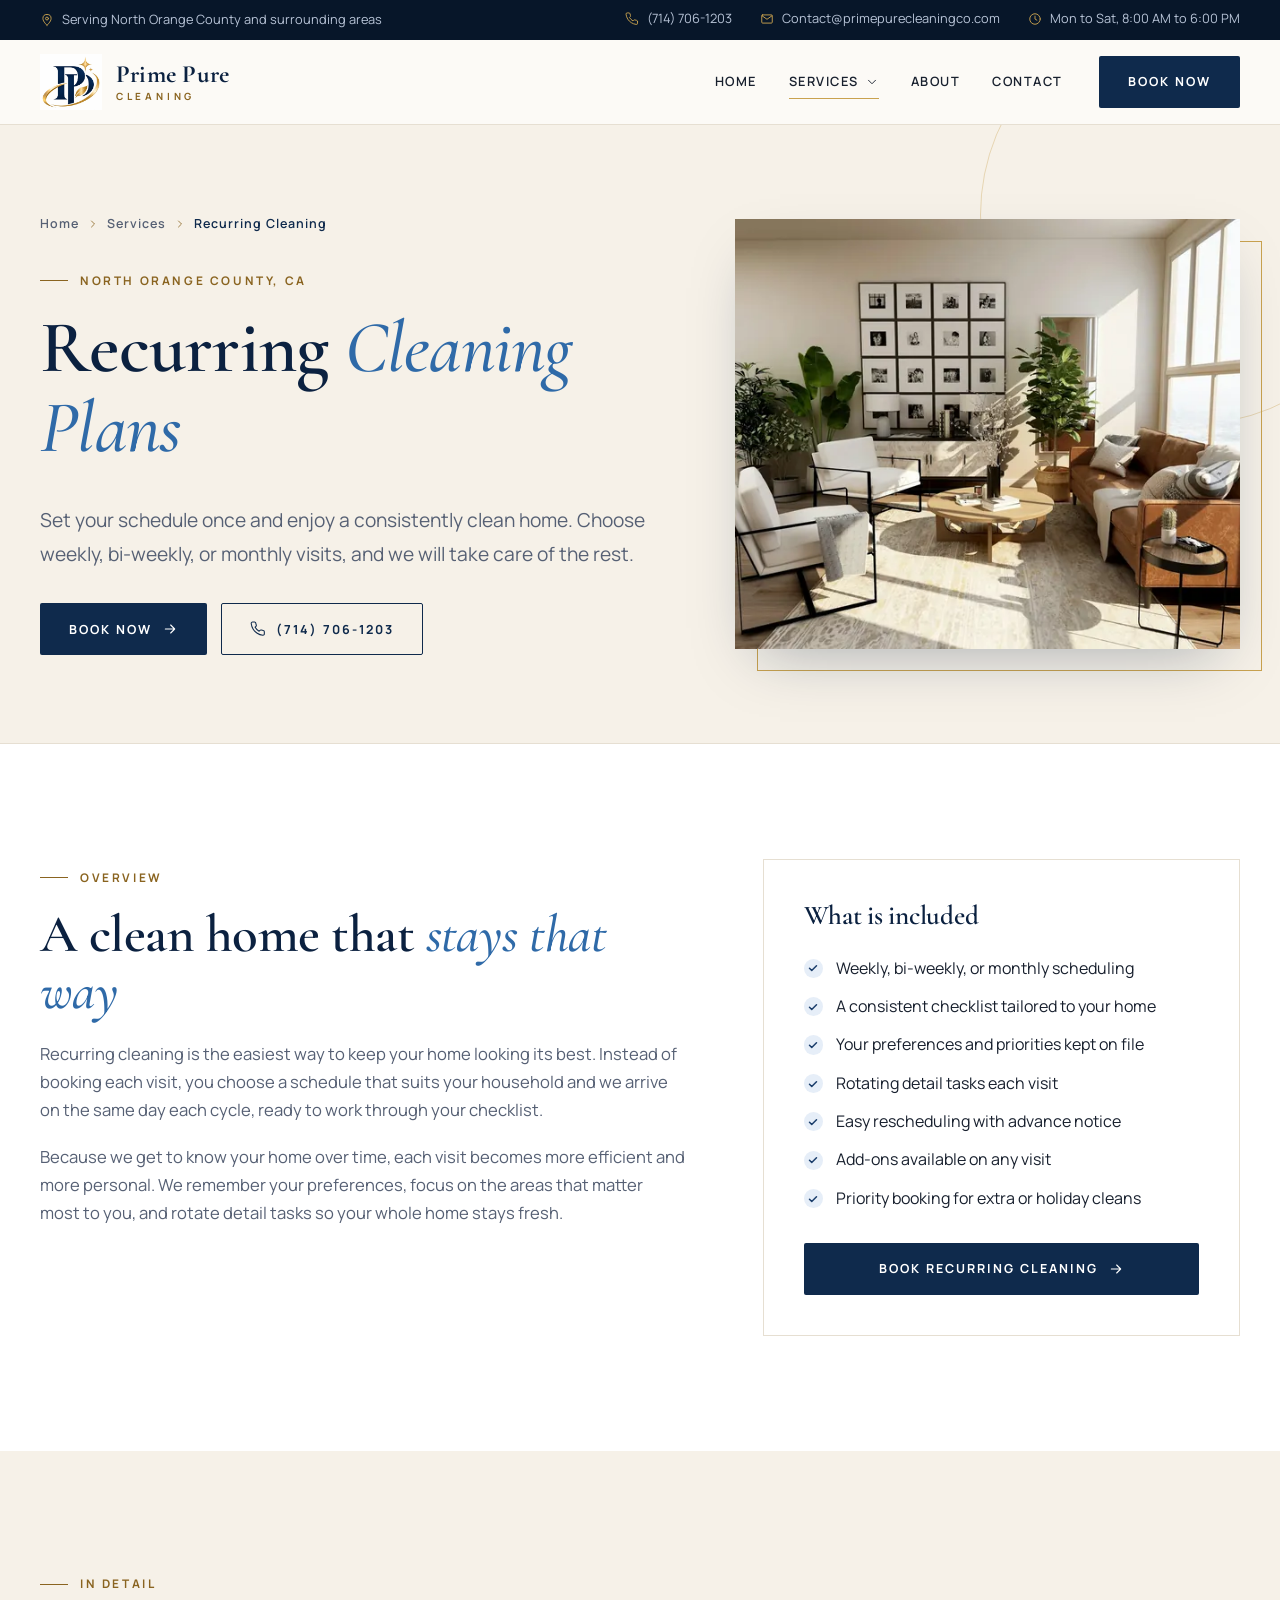
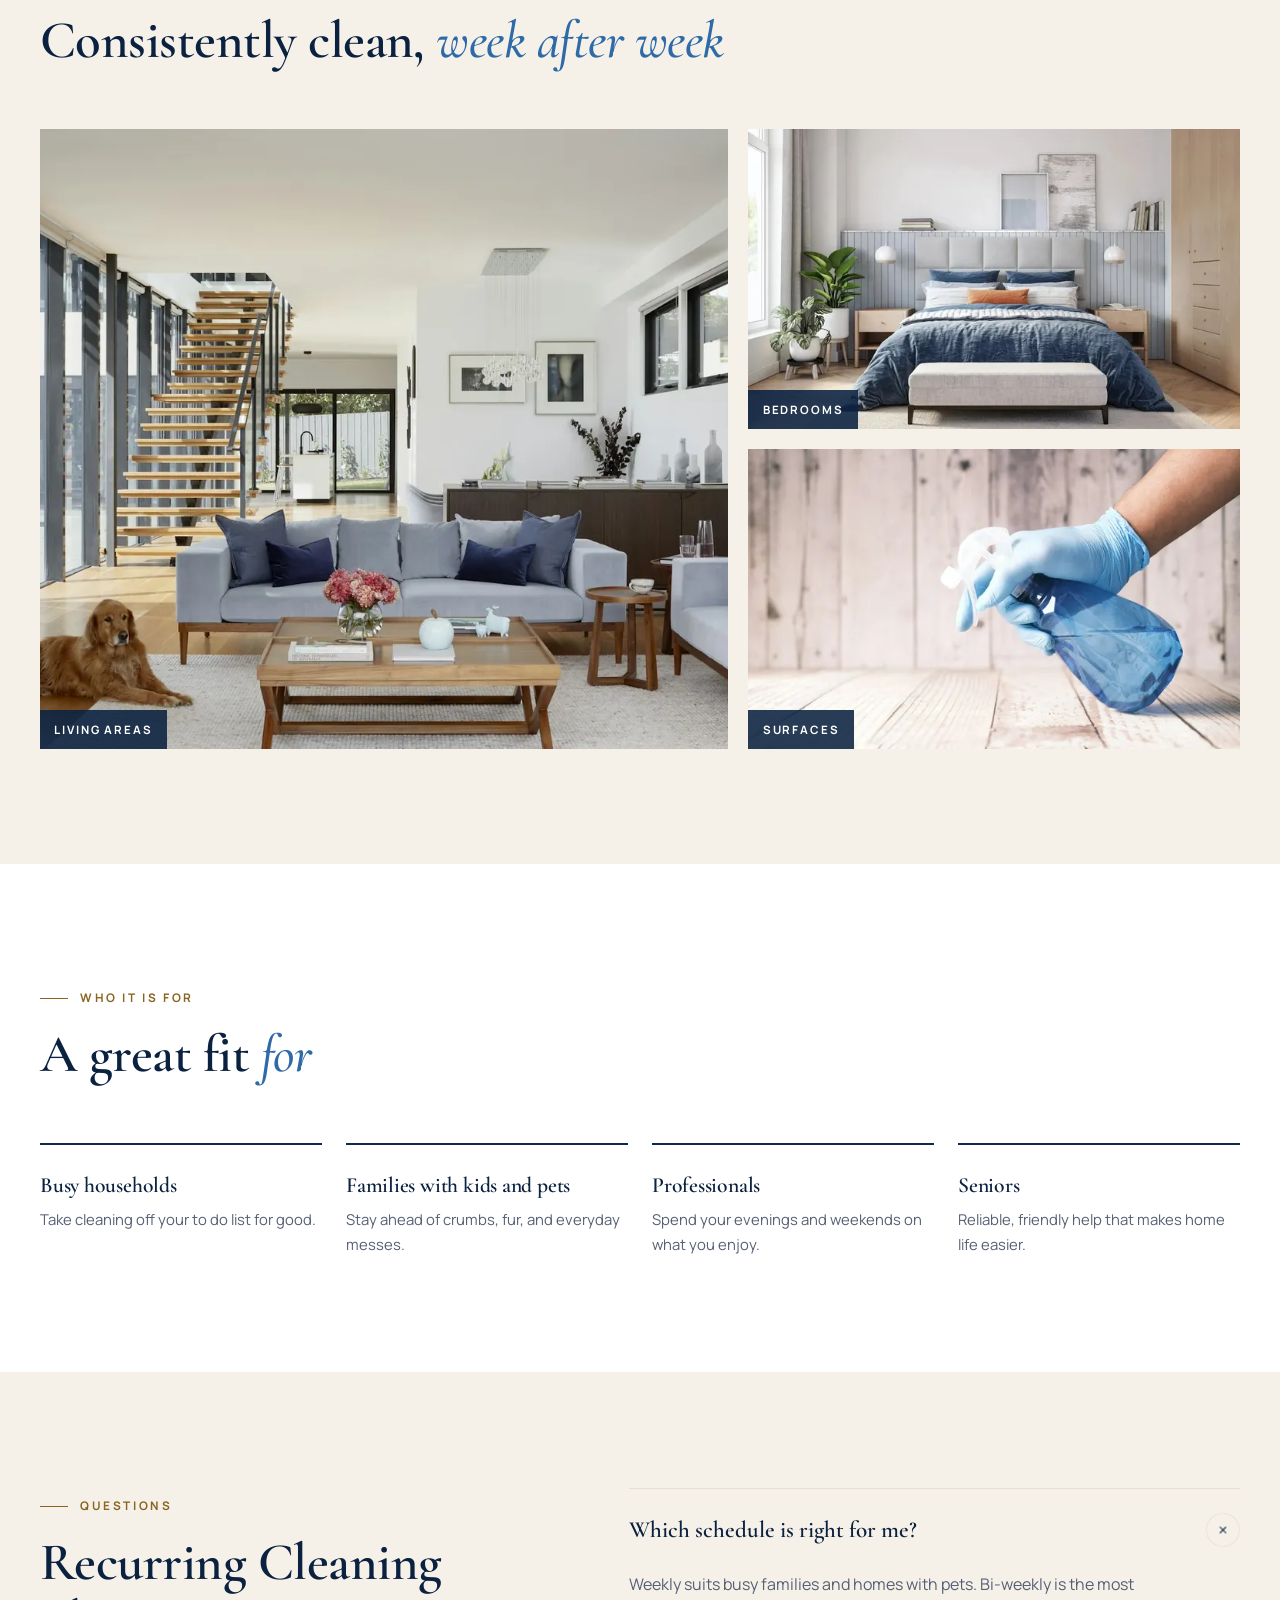
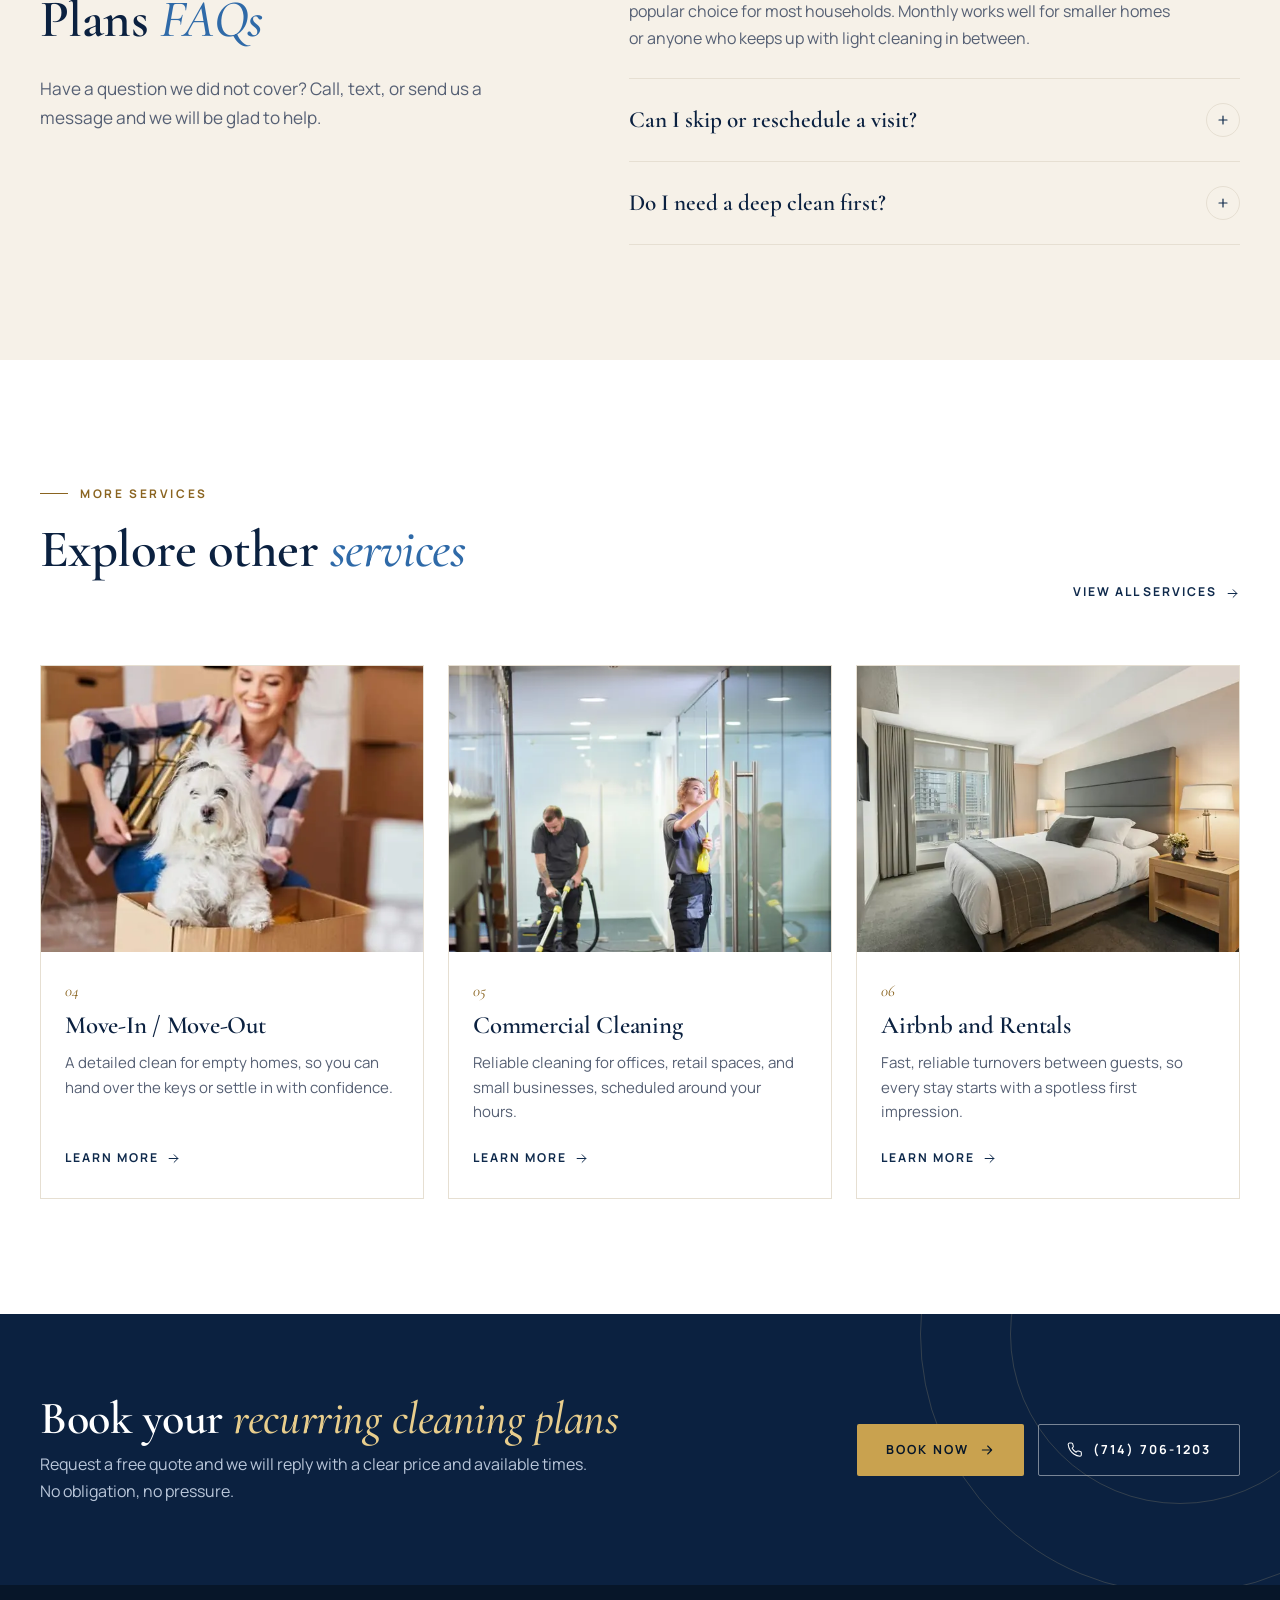
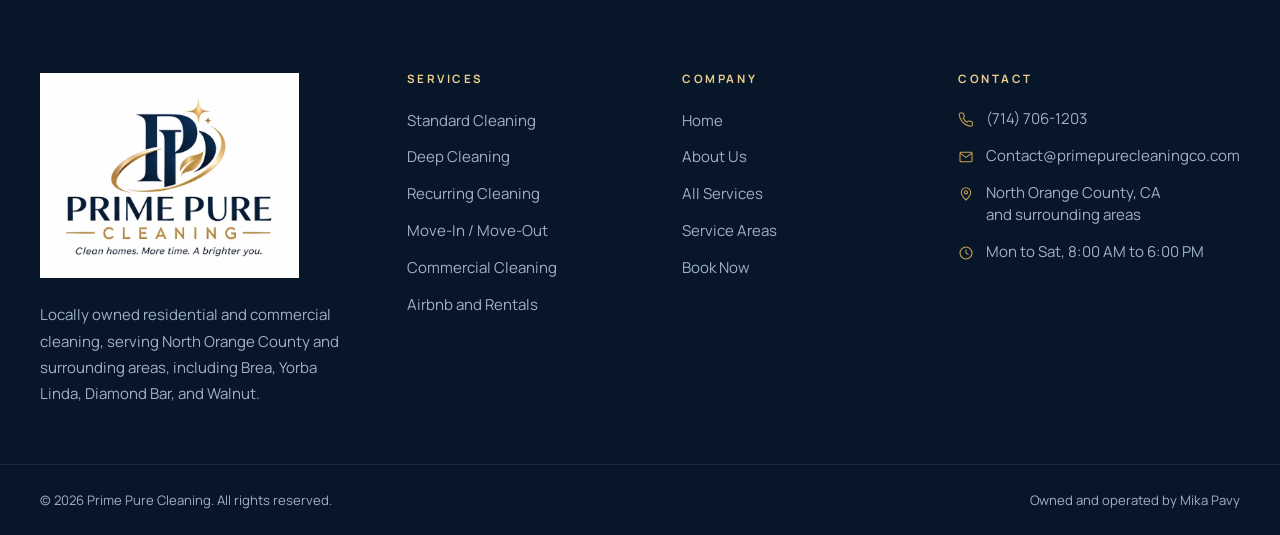
<file: services/recurring-cleaning/index.html>
<!doctype html>
<html lang="en-US">
<head>
<meta charset="utf-8">
<meta name="viewport" content="width=device-width, initial-scale=1, viewport-fit=cover">
<title>Weekly and Bi-Weekly House Cleaning Plans | Prime Pure Cleaning</title>
<meta name="description" content="Weekly, bi-weekly, and monthly house cleaning plans in Brea, Yorba Linda, Diamond Bar, Walnut, and across North OC. Consistent, reliable service on your schedule.">
<meta name="robots" content="index, follow">
<link rel="canonical" href="https://primepurecleaning.com/services/recurring-cleaning/">
<meta name="author" content="Prime Pure Cleaning">
<meta name="theme-color" content="#0b2140">
<meta name="format-detection" content="telephone=yes">
<meta name="geo.region" content="US-CA">
<meta name="geo.placename" content="North Orange County, California">
<meta property="og:type" content="website">
<meta property="og:site_name" content="Prime Pure Cleaning">
<meta property="og:locale" content="en_US">
<meta property="og:title" content="Weekly and Bi-Weekly House Cleaning Plans | Prime Pure Cleaning">
<meta property="og:description" content="Weekly, bi-weekly, and monthly house cleaning plans in Brea, Yorba Linda, Diamond Bar, Walnut, and across North OC. Consistent, reliable service on your schedule.">
<meta property="og:url" content="https://primepurecleaning.com/services/recurring-cleaning/">
<meta property="og:image" content="https://primepurecleaning.com/assets/img/og-image.jpg">
<meta property="og:image:width" content="1200">
<meta property="og:image:height" content="630">
<meta property="og:image:alt" content="Prime Pure Cleaning logo, serving North Orange County, California">
<meta name="twitter:card" content="summary_large_image">
<meta name="twitter:title" content="Weekly and Bi-Weekly House Cleaning Plans | Prime Pure Cleaning">
<meta name="twitter:description" content="Weekly, bi-weekly, and monthly house cleaning plans in Brea, Yorba Linda, Diamond Bar, Walnut, and across North OC. Consistent, reliable service on your schedule.">
<meta name="twitter:image" content="https://primepurecleaning.com/assets/img/og-image.jpg">
<link rel="icon" href="/favicon.ico" sizes="48x48">
<link rel="icon" href="/favicon-32.png" type="image/png" sizes="32x32">
<link rel="icon" href="/favicon-192.png" type="image/png" sizes="192x192">
<link rel="apple-touch-icon" href="/apple-touch-icon.png">
<link rel="manifest" href="/site.webmanifest">
<link rel="preconnect" href="https://fonts.googleapis.com">
<link rel="preconnect" href="https://fonts.gstatic.com" crossorigin>
<link rel="stylesheet" href="https://fonts.googleapis.com/css2?family=Cormorant+Garamond:ital,wght@0,500;0,600;0,700;1,500;1,600&family=Manrope:wght@400;500;600;700&display=swap">
<link rel="stylesheet" href="/assets/css/styles.css?v=4">
<link rel="preload" as="image" type="image/webp" imagesrcset="/assets/img/living-room-bright-640.webp 640w, /assets/img/living-room-bright-1200.webp 1200w" imagesizes="(min-width: 1024px) 500px, 100vw">
<script>document.documentElement.classList.add("js")</script>
<script type="application/ld+json">{"@context":"https://schema.org","@type":"LocalBusiness","@id":"https://primepurecleaning.com/#business","name":"Prime Pure Cleaning","description":"Residential and commercial cleaning company serving North Orange County, California and surrounding areas, including Brea, Yorba Linda, Diamond Bar, and Walnut.","url":"https://primepurecleaning.com/","logo":"https://primepurecleaning.com/assets/img/logo-320.png","image":"https://primepurecleaning.com/assets/img/og-image.jpg","telephone":"+17147061203","email":"Contact@primepurecleaningco.com","priceRange":"$$","founder":{"@type":"Person","name":"Mika Pavy"},"address":{"@type":"PostalAddress","addressRegion":"CA","addressCountry":"US"},"areaServed":[{"@type":"AdministrativeArea","name":"North Orange County, CA"},{"@type":"City","name":"Brea, CA"},{"@type":"City","name":"Yorba Linda, CA"},{"@type":"City","name":"Diamond Bar, CA"},{"@type":"City","name":"Walnut, CA"},{"@type":"City","name":"Fullerton, CA"},{"@type":"City","name":"Placentia, CA"},{"@type":"City","name":"La Habra, CA"},{"@type":"City","name":"Anaheim Hills, CA"},{"@type":"City","name":"Chino Hills, CA"},{"@type":"City","name":"Rowland Heights, CA"}],"openingHoursSpecification":[{"@type":"OpeningHoursSpecification","dayOfWeek":["Monday","Tuesday","Wednesday","Thursday","Friday","Saturday"],"opens":"08:00","closes":"18:00"}],"hasOfferCatalog":{"@type":"OfferCatalog","name":"Cleaning Services","itemListElement":[{"@type":"Offer","itemOffered":{"@type":"Service","name":"Standard Cleaning","url":"https://primepurecleaning.com/services/standard-cleaning/"}},{"@type":"Offer","itemOffered":{"@type":"Service","name":"Deep Cleaning","url":"https://primepurecleaning.com/services/deep-cleaning/"}},{"@type":"Offer","itemOffered":{"@type":"Service","name":"Recurring Cleaning","url":"https://primepurecleaning.com/services/recurring-cleaning/"}},{"@type":"Offer","itemOffered":{"@type":"Service","name":"Move-In and Move-Out Cleaning","url":"https://primepurecleaning.com/services/move-in-move-out-cleaning/"}},{"@type":"Offer","itemOffered":{"@type":"Service","name":"Commercial Cleaning","url":"https://primepurecleaning.com/services/commercial-cleaning/"}},{"@type":"Offer","itemOffered":{"@type":"Service","name":"Airbnb and Vacation Rental Cleaning","url":"https://primepurecleaning.com/services/airbnb-vacation-rental-cleaning/"}}]}}</script>
<script type="application/ld+json">{"@context":"https://schema.org","@type":"Service","name":"Recurring Cleaning","serviceType":"Recurring Cleaning","description":"Weekly, bi-weekly, and monthly house cleaning plans in Brea, Yorba Linda, Diamond Bar, Walnut, and across North OC. Consistent, reliable service on your schedule.","url":"https://primepurecleaning.com/services/recurring-cleaning/","image":"https://primepurecleaning.com/assets/img/living-room-bright-1200.webp","provider":{"@id":"https://primepurecleaning.com/#business"},"areaServed":[{"@type":"City","name":"Brea, CA"},{"@type":"City","name":"Yorba Linda, CA"},{"@type":"City","name":"Diamond Bar, CA"},{"@type":"City","name":"Walnut, CA"},{"@type":"City","name":"Fullerton, CA"},{"@type":"City","name":"Placentia, CA"},{"@type":"City","name":"La Habra, CA"},{"@type":"City","name":"Anaheim Hills, CA"},{"@type":"City","name":"Chino Hills, CA"},{"@type":"City","name":"Rowland Heights, CA"}]}</script>
<script type="application/ld+json">{"@context":"https://schema.org","@type":"BreadcrumbList","itemListElement":[{"@type":"ListItem","position":1,"name":"Home","item":"https://primepurecleaning.com/"},{"@type":"ListItem","position":2,"name":"Services","item":"https://primepurecleaning.com/services/"},{"@type":"ListItem","position":3,"name":"Recurring Cleaning","item":"https://primepurecleaning.com/services/recurring-cleaning/"}]}</script>
<script type="application/ld+json">{"@context":"https://schema.org","@type":"FAQPage","mainEntity":[{"@type":"Question","name":"Which schedule is right for me?","acceptedAnswer":{"@type":"Answer","text":"Weekly suits busy families and homes with pets. Bi-weekly is the most popular choice for most households. Monthly works well for smaller homes or anyone who keeps up with light cleaning in between."}},{"@type":"Question","name":"Can I skip or reschedule a visit?","acceptedAnswer":{"@type":"Answer","text":"Yes. Just let us know with reasonable notice and we will move your visit to a time that works for you."}},{"@type":"Question","name":"Do I need a deep clean first?","acceptedAnswer":{"@type":"Answer","text":"If your home has not been professionally cleaned recently, we usually recommend an initial deep clean. It sets a clean baseline so each recurring visit can focus on upkeep."}}]}</script>
</head>
<body>
<a class="skip-link" href="#main">Skip to content</a>
<div class="topbar">
<div class="container">
<span><svg viewBox="0 0 24 24" fill="none" stroke="currentColor" stroke-width="1.6" stroke-linecap="round" stroke-linejoin="round" aria-hidden="true" focusable="false"><path d="M12 21s-7-6.1-7-11.5a7 7 0 0 1 14 0C19 14.9 12 21 12 21z"/><circle cx="12" cy="9.5" r="2.5"/></svg>Serving North Orange County and surrounding areas</span>
<ul>
<li><a href="tel:+17147061203"><svg viewBox="0 0 24 24" fill="none" stroke="currentColor" stroke-width="1.6" stroke-linecap="round" stroke-linejoin="round" aria-hidden="true" focusable="false"><path d="M21.5 16.4v2.9a2 2 0 0 1-2.2 2 19.6 19.6 0 0 1-8.5-3 19.3 19.3 0 0 1-6-6A19.6 19.6 0 0 1 1.8 3.8 2 2 0 0 1 3.8 1.6h2.9a2 2 0 0 1 2 1.7c.1.9.4 1.8.7 2.7a2 2 0 0 1-.5 2.1L7.7 9.3a16 16 0 0 0 6 6l1.2-1.2a2 2 0 0 1 2.1-.5c.9.3 1.8.6 2.7.7a2 2 0 0 1 1.8 2.1z"/></svg>(714) 706-1203</a></li>
<li><a href="mailto:Contact@primepurecleaningco.com"><svg viewBox="0 0 24 24" fill="none" stroke="currentColor" stroke-width="1.6" stroke-linecap="round" stroke-linejoin="round" aria-hidden="true" focusable="false"><rect x="3" y="5" width="18" height="14" rx="1.5"/><path d="M3.5 6.5l8.5 6 8.5-6"/></svg>Contact@primepurecleaningco.com</a></li>
<li><span><svg viewBox="0 0 24 24" fill="none" stroke="currentColor" stroke-width="1.6" stroke-linecap="round" stroke-linejoin="round" aria-hidden="true" focusable="false"><circle cx="12" cy="12" r="9"/><path d="M12 7v5l3.2 2"/></svg>Mon to Sat, 8:00 AM to 6:00 PM</span></li>
</ul>
</div>
</div>
<header class="site-header">
<div class="container">
<a class="brand" href="/" aria-label="Prime Pure Cleaning home">
<img src="/assets/img/logo-mark.webp" width="454" height="408" alt="">
<span class="brand__text"><span class="brand__name">Prime Pure</span><span class="brand__tag">Cleaning</span></span>
</a>
<nav class="nav" aria-label="Main">
<ul class="nav__list">
<li class="nav__item"><a class="nav__link" href="/">Home</a></li>
<li class="nav__item nav__item--drop is-active">
<a class="nav__link" href="/services/" aria-current="page" aria-haspopup="true">Services<svg viewBox="0 0 24 24" fill="none" stroke="currentColor" stroke-width="1.6" stroke-linecap="round" stroke-linejoin="round" aria-hidden="true" focusable="false"><path d="M6 9l6 6 6-6"/></svg></a>
<div class="dropdown">
<a href="/services/standard-cleaning/"><strong>Standard Cleaning</strong><small>Routine upkeep that keeps your home fresh, tidy, and comfortable between busy weeks.</small></a>
<a href="/services/deep-cleaning/"><strong>Deep Cleaning</strong><small>A top to bottom reset that tackles buildup, baseboards, fixtures, and the spots routine cleaning misses.</small></a>
<a href="/services/recurring-cleaning/"><strong>Recurring Cleaning</strong><small>Weekly, bi-weekly, or monthly visits that keep your home consistently clean without rebooking.</small></a>
<a href="/services/move-in-move-out-cleaning/"><strong>Move-In / Move-Out</strong><small>A detailed clean for empty homes, so you can hand over the keys or settle in with confidence.</small></a>
<a href="/services/commercial-cleaning/"><strong>Commercial Cleaning</strong><small>Reliable cleaning for offices, retail spaces, and small businesses, scheduled around your hours.</small></a>
<a href="/services/airbnb-vacation-rental-cleaning/"><strong>Airbnb and Rentals</strong><small>Fast, reliable turnovers between guests, so every stay starts with a spotless first impression.</small></a>
<a class="dropdown__all text-link" href="/services/"><span>View all services</span><svg viewBox="0 0 24 24" fill="none" stroke="currentColor" stroke-width="1.6" stroke-linecap="round" stroke-linejoin="round" aria-hidden="true" focusable="false"><path d="M5 12h14M13 6l6 6-6 6"/></svg></a>
</div>
</li>
<li class="nav__item"><a class="nav__link" href="/about/">About</a></li>
<li class="nav__item"><a class="nav__link" href="/contact/">Contact</a></li>
</ul>
<a class="btn btn--primary" href="/#book">Book Now</a>
</nav>
<button class="nav-toggle" type="button" aria-label="Open menu" aria-expanded="false" aria-controls="drawer"><svg viewBox="0 0 24 24" fill="none" stroke="currentColor" stroke-width="1.6" stroke-linecap="round" stroke-linejoin="round" aria-hidden="true" focusable="false"><path d="M3.5 7h17M3.5 12h17M3.5 17h11"/></svg></button>
</div>
</header>
<div class="drawer" id="drawer" aria-hidden="true">
<div class="drawer__scrim" data-close></div>
<div class="drawer__panel" role="dialog" aria-modal="true" aria-label="Menu">
<div class="drawer__head">
<a class="brand" href="/" aria-label="Prime Pure Cleaning home">
<img src="/assets/img/logo-mark.webp" width="454" height="408" alt="">
<span class="brand__text"><span class="brand__name">Prime Pure</span><span class="brand__tag">Cleaning</span></span>
</a>
<button class="nav-toggle drawer__close" type="button" aria-label="Close menu" data-close style="display:inline-flex"><svg viewBox="0 0 24 24" fill="none" stroke="currentColor" stroke-width="1.6" stroke-linecap="round" stroke-linejoin="round" aria-hidden="true" focusable="false"><path d="M6 6l12 12M18 6L6 18"/></svg></button>
</div>
<nav class="drawer__nav" aria-label="Mobile">
<a href="/">Home</a>
<span class="drawer__label">Services</span>
<div class="drawer__services">
<a href="/services/standard-cleaning/">Standard Cleaning<svg viewBox="0 0 24 24" fill="none" stroke="currentColor" stroke-width="1.6" stroke-linecap="round" stroke-linejoin="round" aria-hidden="true" focusable="false"><path d="M9 6l6 6-6 6"/></svg></a>
<a href="/services/deep-cleaning/">Deep Cleaning<svg viewBox="0 0 24 24" fill="none" stroke="currentColor" stroke-width="1.6" stroke-linecap="round" stroke-linejoin="round" aria-hidden="true" focusable="false"><path d="M9 6l6 6-6 6"/></svg></a>
<a href="/services/recurring-cleaning/">Recurring Cleaning<svg viewBox="0 0 24 24" fill="none" stroke="currentColor" stroke-width="1.6" stroke-linecap="round" stroke-linejoin="round" aria-hidden="true" focusable="false"><path d="M9 6l6 6-6 6"/></svg></a>
<a href="/services/move-in-move-out-cleaning/">Move-In / Move-Out<svg viewBox="0 0 24 24" fill="none" stroke="currentColor" stroke-width="1.6" stroke-linecap="round" stroke-linejoin="round" aria-hidden="true" focusable="false"><path d="M9 6l6 6-6 6"/></svg></a>
<a href="/services/commercial-cleaning/">Commercial Cleaning<svg viewBox="0 0 24 24" fill="none" stroke="currentColor" stroke-width="1.6" stroke-linecap="round" stroke-linejoin="round" aria-hidden="true" focusable="false"><path d="M9 6l6 6-6 6"/></svg></a>
<a href="/services/airbnb-vacation-rental-cleaning/">Airbnb and Rentals<svg viewBox="0 0 24 24" fill="none" stroke="currentColor" stroke-width="1.6" stroke-linecap="round" stroke-linejoin="round" aria-hidden="true" focusable="false"><path d="M9 6l6 6-6 6"/></svg></a>
<a href="/services/">All services<svg viewBox="0 0 24 24" fill="none" stroke="currentColor" stroke-width="1.6" stroke-linecap="round" stroke-linejoin="round" aria-hidden="true" focusable="false"><path d="M9 6l6 6-6 6"/></svg></a>
</div>
<a href="/about/">About</a>
<a href="/contact/">Contact</a>
</nav>
<div class="drawer__foot">
<a class="btn btn--primary btn--block" href="/#book">Book Now</a>
<a class="btn btn--outline btn--block" href="tel:+17147061203"><svg viewBox="0 0 24 24" fill="none" stroke="currentColor" stroke-width="1.6" stroke-linecap="round" stroke-linejoin="round" aria-hidden="true" focusable="false"><path d="M21.5 16.4v2.9a2 2 0 0 1-2.2 2 19.6 19.6 0 0 1-8.5-3 19.3 19.3 0 0 1-6-6A19.6 19.6 0 0 1 1.8 3.8 2 2 0 0 1 3.8 1.6h2.9a2 2 0 0 1 2 1.7c.1.9.4 1.8.7 2.7a2 2 0 0 1-.5 2.1L7.7 9.3a16 16 0 0 0 6 6l1.2-1.2a2 2 0 0 1 2.1-.5c.9.3 1.8.6 2.7.7a2 2 0 0 1 1.8 2.1z"/></svg>Call (714) 706-1203</a>
</div>
</div>
</div>
<main id="main">
<section class="page-hero service-hero">
<div class="container">
<div>
<nav class="breadcrumb" aria-label="Breadcrumb"><a href="/">Home</a><svg viewBox="0 0 24 24" fill="none" stroke="currentColor" stroke-width="1.6" stroke-linecap="round" stroke-linejoin="round" aria-hidden="true" focusable="false"><path d="M9 6l6 6-6 6"/></svg><a href="/services/">Services</a><svg viewBox="0 0 24 24" fill="none" stroke="currentColor" stroke-width="1.6" stroke-linecap="round" stroke-linejoin="round" aria-hidden="true" focusable="false"><path d="M9 6l6 6-6 6"/></svg><span aria-current="page">Recurring Cleaning</span></nav>
<span class="eyebrow">North Orange County, CA</span>
<h1>Recurring <em>Cleaning Plans</em></h1>
<p class="lead">Set your schedule once and enjoy a consistently clean home. Choose weekly, bi-weekly, or monthly visits, and we will take care of the rest.</p>
<div class="btn-row">
<a class="btn btn--primary" href="/#book">Book Now<svg viewBox="0 0 24 24" fill="none" stroke="currentColor" stroke-width="1.6" stroke-linecap="round" stroke-linejoin="round" aria-hidden="true" focusable="false"><path d="M5 12h14M13 6l6 6-6 6"/></svg></a>
<a class="btn btn--outline" href="tel:+17147061203"><svg viewBox="0 0 24 24" fill="none" stroke="currentColor" stroke-width="1.6" stroke-linecap="round" stroke-linejoin="round" aria-hidden="true" focusable="false"><path d="M21.5 16.4v2.9a2 2 0 0 1-2.2 2 19.6 19.6 0 0 1-8.5-3 19.3 19.3 0 0 1-6-6A19.6 19.6 0 0 1 1.8 3.8 2 2 0 0 1 3.8 1.6h2.9a2 2 0 0 1 2 1.7c.1.9.4 1.8.7 2.7a2 2 0 0 1-.5 2.1L7.7 9.3a16 16 0 0 0 6 6l1.2-1.2a2 2 0 0 1 2.1-.5c.9.3 1.8.6 2.7.7a2 2 0 0 1 1.8 2.1z"/></svg>(714) 706-1203</a>
</div>
</div>
<div class="framed">
<div class="framed__img"><img src="/assets/img/living-room-bright-640.webp" srcset="/assets/img/living-room-bright-640.webp 640w, /assets/img/living-room-bright-1200.webp 1200w" sizes="(min-width: 1024px) 500px, 100vw" width="1200" height="900" alt="Bright, tidy living room in a well kept home" fetchpriority="high" decoding="async"></div>
</div>
</div>
</section>

<section class="section section--white" aria-labelledby="overview-title">
<div class="container included">
<div class="prose reveal">
<span class="eyebrow">Overview</span>
<h2 id="overview-title">A clean home that <em>stays that way</em></h2>
<p>Recurring cleaning is the easiest way to keep your home looking its best. Instead of booking each visit, you choose a schedule that suits your household and we arrive on the same day each cycle, ready to work through your checklist.</p>
<p>Because we get to know your home over time, each visit becomes more efficient and more personal. We remember your preferences, focus on the areas that matter most to you, and rotate detail tasks so your whole home stays fresh.</p>
</div>
<aside class="included__panel reveal" aria-labelledby="included-title">
<h3 id="included-title">What is included</h3>
<ul class="checklist"><li>Weekly, bi-weekly, or monthly scheduling</li><li>A consistent checklist tailored to your home</li><li>Your preferences and priorities kept on file</li><li>Rotating detail tasks each visit</li><li>Easy rescheduling with advance notice</li><li>Add-ons available on any visit</li><li>Priority booking for extra or holiday cleans</li></ul>
<a class="btn btn--primary btn--block" href="/#book">Book Recurring Cleaning<svg viewBox="0 0 24 24" fill="none" stroke="currentColor" stroke-width="1.6" stroke-linecap="round" stroke-linejoin="round" aria-hidden="true" focusable="false"><path d="M5 12h14M13 6l6 6-6 6"/></svg></a>
</aside>
</div>
</section>

<section class="section section--cream" aria-labelledby="gallery-title">
<div class="container">
<div class="section-head reveal">
<span class="eyebrow">In Detail</span>
<h2 id="gallery-title">Consistently clean, <em>week after week</em></h2>
</div>
<div class="gallery reveal">
<figure><img src="/assets/img/living-room-family-640.webp" srcset="/assets/img/living-room-family-640.webp 640w, /assets/img/living-room-family-1200.webp 1200w" sizes="(min-width: 768px) 60vw, 100vw" width="1200" height="800" alt="Clean, bright living room with a dog relaxing on the rug" loading="lazy" decoding="async"><figcaption>Living areas</figcaption></figure>
<figure><img src="/assets/img/bedroom-styled-640.webp" srcset="/assets/img/bedroom-styled-640.webp 640w, /assets/img/bedroom-styled-1200.webp 1200w" sizes="(min-width: 768px) 40vw, 50vw" width="1200" height="802" alt="Neatly made bed in a calm, tidy bedroom" loading="lazy" decoding="async"><figcaption>Bedrooms</figcaption></figure>
<figure><img src="/assets/img/glove-spray-640.webp" srcset="/assets/img/glove-spray-640.webp 640w, /assets/img/glove-spray-1200.webp 1200w" sizes="(min-width: 768px) 40vw, 50vw" width="1200" height="800" alt="Gloved hand spraying cleaner during a routine visit" loading="lazy" decoding="async"><figcaption>Surfaces</figcaption></figure>
</div>
</div>
</section>

<section class="section section--white" aria-labelledby="fit-title">
<div class="container">
<div class="section-head reveal">
<span class="eyebrow">Who It Is For</span>
<h2 id="fit-title">A great fit <em>for</em></h2>
</div>
<div class="fit">
<div class="fit__item reveal"><h3>Busy households</h3><p>Take cleaning off your to do list for good.</p></div>
<div class="fit__item reveal"><h3>Families with kids and pets</h3><p>Stay ahead of crumbs, fur, and everyday messes.</p></div>
<div class="fit__item reveal"><h3>Professionals</h3><p>Spend your evenings and weekends on what you enjoy.</p></div>
<div class="fit__item reveal"><h3>Seniors</h3><p>Reliable, friendly help that makes home life easier.</p></div>
</div>
</div>
</section>

<section class="section section--cream" aria-labelledby="faq-title">
<div class="container split split--wide-text" style="align-items:start">
<div class="section-head reveal" style="margin-bottom:0">
<span class="eyebrow">Questions</span>
<h2 id="faq-title">Recurring Cleaning Plans <em>FAQs</em></h2>
<p>Have a question we did not cover? Call, text, or send us a message and we will be glad to help.</p>
</div>
<div class="reveal"><div class="faq">
<details open><summary>Which schedule is right for me?</summary><p>Weekly suits busy families and homes with pets. Bi-weekly is the most popular choice for most households. Monthly works well for smaller homes or anyone who keeps up with light cleaning in between.</p></details>
<details><summary>Can I skip or reschedule a visit?</summary><p>Yes. Just let us know with reasonable notice and we will move your visit to a time that works for you.</p></details>
<details><summary>Do I need a deep clean first?</summary><p>If your home has not been professionally cleaned recently, we usually recommend an initial deep clean. It sets a clean baseline so each recurring visit can focus on upkeep.</p></details>
</div></div>
</div>
</section>

<section class="section section--white" aria-labelledby="more-title">
<div class="container">
<div class="section-head section-head--split reveal">
<div>
<span class="eyebrow">More Services</span>
<h2 id="more-title">Explore other <em>services</em></h2>
</div>
<a class="text-link" href="/services/"><span>View all services</span><svg viewBox="0 0 24 24" fill="none" stroke="currentColor" stroke-width="1.6" stroke-linecap="round" stroke-linejoin="round" aria-hidden="true" focusable="false"><path d="M5 12h14M13 6l6 6-6 6"/></svg></a>
</div>
<div class="cards cards--3">
<article class="card reveal">
<div class="card__media"><img src="/assets/img/move-in-boxes-600.webp" srcset="/assets/img/move-in-boxes-600.webp 600w" sizes="(min-width: 1024px) 390px, (min-width: 768px) 50vw, 100vw" width="600" height="600" alt="Woman unpacking moving boxes with her dog in a new home" loading="lazy" decoding="async"></div>
<div class="card__body">
<span class="card__num">04</span>
<h3><a href="/services/move-in-move-out-cleaning/">Move-In / Move-Out</a></h3>
<p>A detailed clean for empty homes, so you can hand over the keys or settle in with confidence.</p>
<span class="text-link"><span>Learn more</span><svg viewBox="0 0 24 24" fill="none" stroke="currentColor" stroke-width="1.6" stroke-linecap="round" stroke-linejoin="round" aria-hidden="true" focusable="false"><path d="M5 12h14M13 6l6 6-6 6"/></svg></span>
</div>
</article>
<article class="card reveal">
<div class="card__media"><img src="/assets/img/office-cleaning-crew-640.webp" srcset="/assets/img/office-cleaning-crew-640.webp 640w, /assets/img/office-cleaning-crew-1080.webp 1080w" sizes="(min-width: 1024px) 390px, (min-width: 768px) 50vw, 100vw" width="1080" height="720" alt="Commercial cleaning team vacuuming and wiping glass in an office" loading="lazy" decoding="async"></div>
<div class="card__body">
<span class="card__num">05</span>
<h3><a href="/services/commercial-cleaning/">Commercial Cleaning</a></h3>
<p>Reliable cleaning for offices, retail spaces, and small businesses, scheduled around your hours.</p>
<span class="text-link"><span>Learn more</span><svg viewBox="0 0 24 24" fill="none" stroke="currentColor" stroke-width="1.6" stroke-linecap="round" stroke-linejoin="round" aria-hidden="true" focusable="false"><path d="M5 12h14M13 6l6 6-6 6"/></svg></span>
</div>
</article>
<article class="card reveal">
<div class="card__media"><img src="/assets/img/rental-bedroom-640.webp" srcset="/assets/img/rental-bedroom-640.webp 640w, /assets/img/rental-bedroom-1200.webp 1200w" sizes="(min-width: 1024px) 390px, (min-width: 768px) 50vw, 100vw" width="1200" height="800" alt="Hotel style bed with crisp white linens in a vacation rental" loading="lazy" decoding="async"></div>
<div class="card__body">
<span class="card__num">06</span>
<h3><a href="/services/airbnb-vacation-rental-cleaning/">Airbnb and Rentals</a></h3>
<p>Fast, reliable turnovers between guests, so every stay starts with a spotless first impression.</p>
<span class="text-link"><span>Learn more</span><svg viewBox="0 0 24 24" fill="none" stroke="currentColor" stroke-width="1.6" stroke-linecap="round" stroke-linejoin="round" aria-hidden="true" focusable="false"><path d="M5 12h14M13 6l6 6-6 6"/></svg></span>
</div>
</article>
</div>
</div>
</section>

<section class="cta-band" aria-label="Get a quote">
<div class="container">
<div>
<h2>Book your <em>recurring cleaning plans</em></h2>
<p>Request a free quote and we will reply with a clear price and available times. No obligation, no pressure.</p>
</div>
<div class="btn-row">
<a class="btn btn--gold" href="/#book">Book Now<svg viewBox="0 0 24 24" fill="none" stroke="currentColor" stroke-width="1.6" stroke-linecap="round" stroke-linejoin="round" aria-hidden="true" focusable="false"><path d="M5 12h14M13 6l6 6-6 6"/></svg></a>
<a class="btn btn--ghost-light" href="tel:+17147061203"><svg viewBox="0 0 24 24" fill="none" stroke="currentColor" stroke-width="1.6" stroke-linecap="round" stroke-linejoin="round" aria-hidden="true" focusable="false"><path d="M21.5 16.4v2.9a2 2 0 0 1-2.2 2 19.6 19.6 0 0 1-8.5-3 19.3 19.3 0 0 1-6-6A19.6 19.6 0 0 1 1.8 3.8 2 2 0 0 1 3.8 1.6h2.9a2 2 0 0 1 2 1.7c.1.9.4 1.8.7 2.7a2 2 0 0 1-.5 2.1L7.7 9.3a16 16 0 0 0 6 6l1.2-1.2a2 2 0 0 1 2.1-.5c.9.3 1.8.6 2.7.7a2 2 0 0 1 1.8 2.1z"/></svg>(714) 706-1203</a>
</div>
</div>
</section>
</main>
<footer class="site-footer">
<div class="container footer-main">
<div>
<a class="brand brand--lockup" href="/" aria-label="Prime Pure Cleaning home">
<img src="/assets/img/logo-lockup.webp" width="640" height="512" alt="Prime Pure Cleaning. Clean homes. More time. A brighter you.">
</a>
<p class="footer-about">Locally owned residential and commercial cleaning, serving North Orange County and surrounding areas, including Brea, Yorba Linda, Diamond Bar, and Walnut.</p>
</div>
<div>
<h2>Services</h2>
<ul class="footer-links">
<li><a href="/services/standard-cleaning/">Standard Cleaning</a></li>
<li><a href="/services/deep-cleaning/">Deep Cleaning</a></li>
<li><a href="/services/recurring-cleaning/">Recurring Cleaning</a></li>
<li><a href="/services/move-in-move-out-cleaning/">Move-In / Move-Out</a></li>
<li><a href="/services/commercial-cleaning/">Commercial Cleaning</a></li>
<li><a href="/services/airbnb-vacation-rental-cleaning/">Airbnb and Rentals</a></li>
</ul>
</div>
<div>
<h2>Company</h2>
<ul class="footer-links">
<li><a href="/">Home</a></li>
<li><a href="/about/">About Us</a></li>
<li><a href="/services/">All Services</a></li>
<li><a href="/#areas">Service Areas</a></li>
<li><a href="/#book">Book Now</a></li>
</ul>
</div>
<div>
<h2>Contact</h2>
<ul class="footer-contact">
<li><svg viewBox="0 0 24 24" fill="none" stroke="currentColor" stroke-width="1.6" stroke-linecap="round" stroke-linejoin="round" aria-hidden="true" focusable="false"><path d="M21.5 16.4v2.9a2 2 0 0 1-2.2 2 19.6 19.6 0 0 1-8.5-3 19.3 19.3 0 0 1-6-6A19.6 19.6 0 0 1 1.8 3.8 2 2 0 0 1 3.8 1.6h2.9a2 2 0 0 1 2 1.7c.1.9.4 1.8.7 2.7a2 2 0 0 1-.5 2.1L7.7 9.3a16 16 0 0 0 6 6l1.2-1.2a2 2 0 0 1 2.1-.5c.9.3 1.8.6 2.7.7a2 2 0 0 1 1.8 2.1z"/></svg><a href="tel:+17147061203">(714) 706-1203</a></li>
<li><svg viewBox="0 0 24 24" fill="none" stroke="currentColor" stroke-width="1.6" stroke-linecap="round" stroke-linejoin="round" aria-hidden="true" focusable="false"><rect x="3" y="5" width="18" height="14" rx="1.5"/><path d="M3.5 6.5l8.5 6 8.5-6"/></svg><a href="mailto:Contact@primepurecleaningco.com">Contact@primepurecleaningco.com</a></li>
<li><svg viewBox="0 0 24 24" fill="none" stroke="currentColor" stroke-width="1.6" stroke-linecap="round" stroke-linejoin="round" aria-hidden="true" focusable="false"><path d="M12 21s-7-6.1-7-11.5a7 7 0 0 1 14 0C19 14.9 12 21 12 21z"/><circle cx="12" cy="9.5" r="2.5"/></svg><span>North Orange County, CA<br>and surrounding areas</span></li>
<li><svg viewBox="0 0 24 24" fill="none" stroke="currentColor" stroke-width="1.6" stroke-linecap="round" stroke-linejoin="round" aria-hidden="true" focusable="false"><circle cx="12" cy="12" r="9"/><path d="M12 7v5l3.2 2"/></svg><span>Mon to Sat, 8:00 AM to 6:00 PM</span></li>
</ul>
</div>
</div>
<div class="footer-bottom">
<div class="container">
<span>&copy; <span id="year">2026</span> Prime Pure Cleaning. All rights reserved.</span>
<span>Owned and operated by Mika Pavy</span>
</div>
</div>
</footer>
<div class="action-bar">
<a class="btn btn--outline" href="tel:+17147061203"><svg viewBox="0 0 24 24" fill="none" stroke="currentColor" stroke-width="1.6" stroke-linecap="round" stroke-linejoin="round" aria-hidden="true" focusable="false"><path d="M21.5 16.4v2.9a2 2 0 0 1-2.2 2 19.6 19.6 0 0 1-8.5-3 19.3 19.3 0 0 1-6-6A19.6 19.6 0 0 1 1.8 3.8 2 2 0 0 1 3.8 1.6h2.9a2 2 0 0 1 2 1.7c.1.9.4 1.8.7 2.7a2 2 0 0 1-.5 2.1L7.7 9.3a16 16 0 0 0 6 6l1.2-1.2a2 2 0 0 1 2.1-.5c.9.3 1.8.6 2.7.7a2 2 0 0 1 1.8 2.1z"/></svg>Call Now</a>
<a class="btn btn--primary" href="/#book">Book Now</a>
</div>
<script src="/assets/js/main.js?v=4" defer></script>
</body>
</html>
</file>
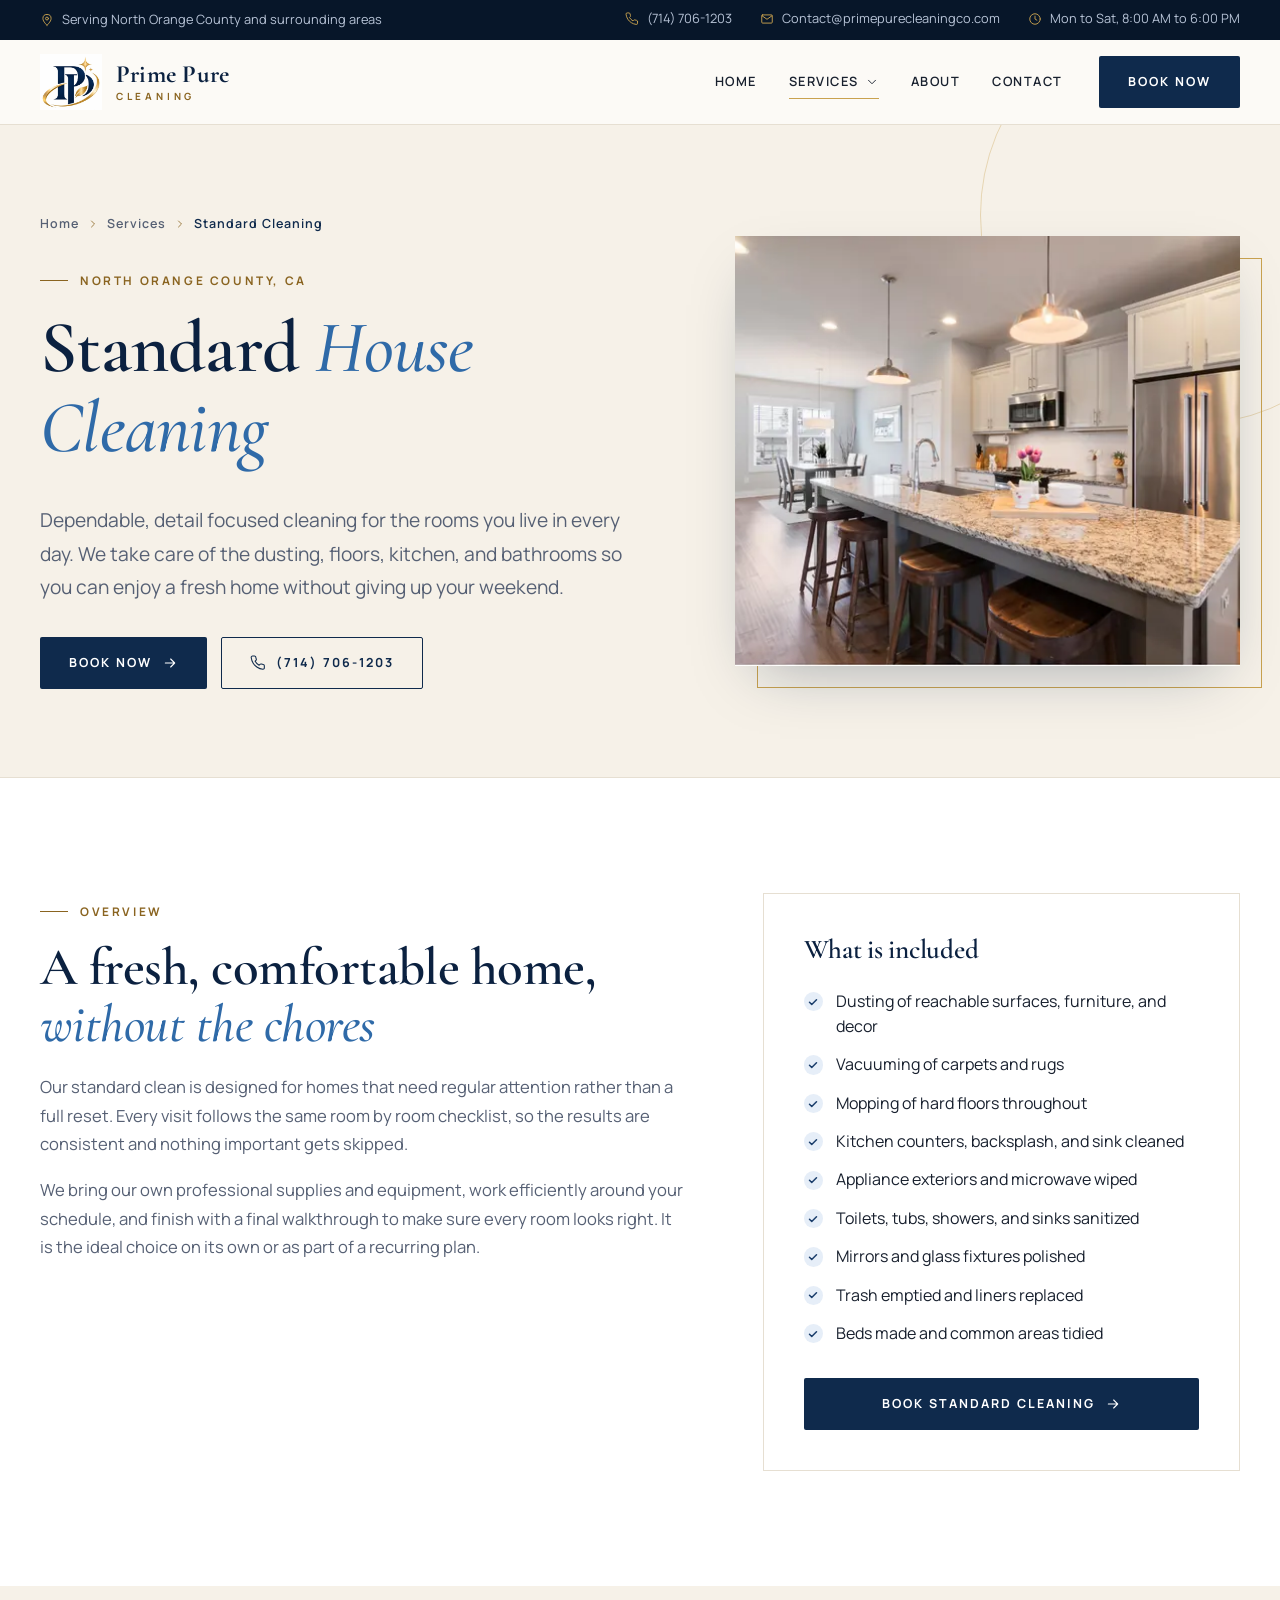
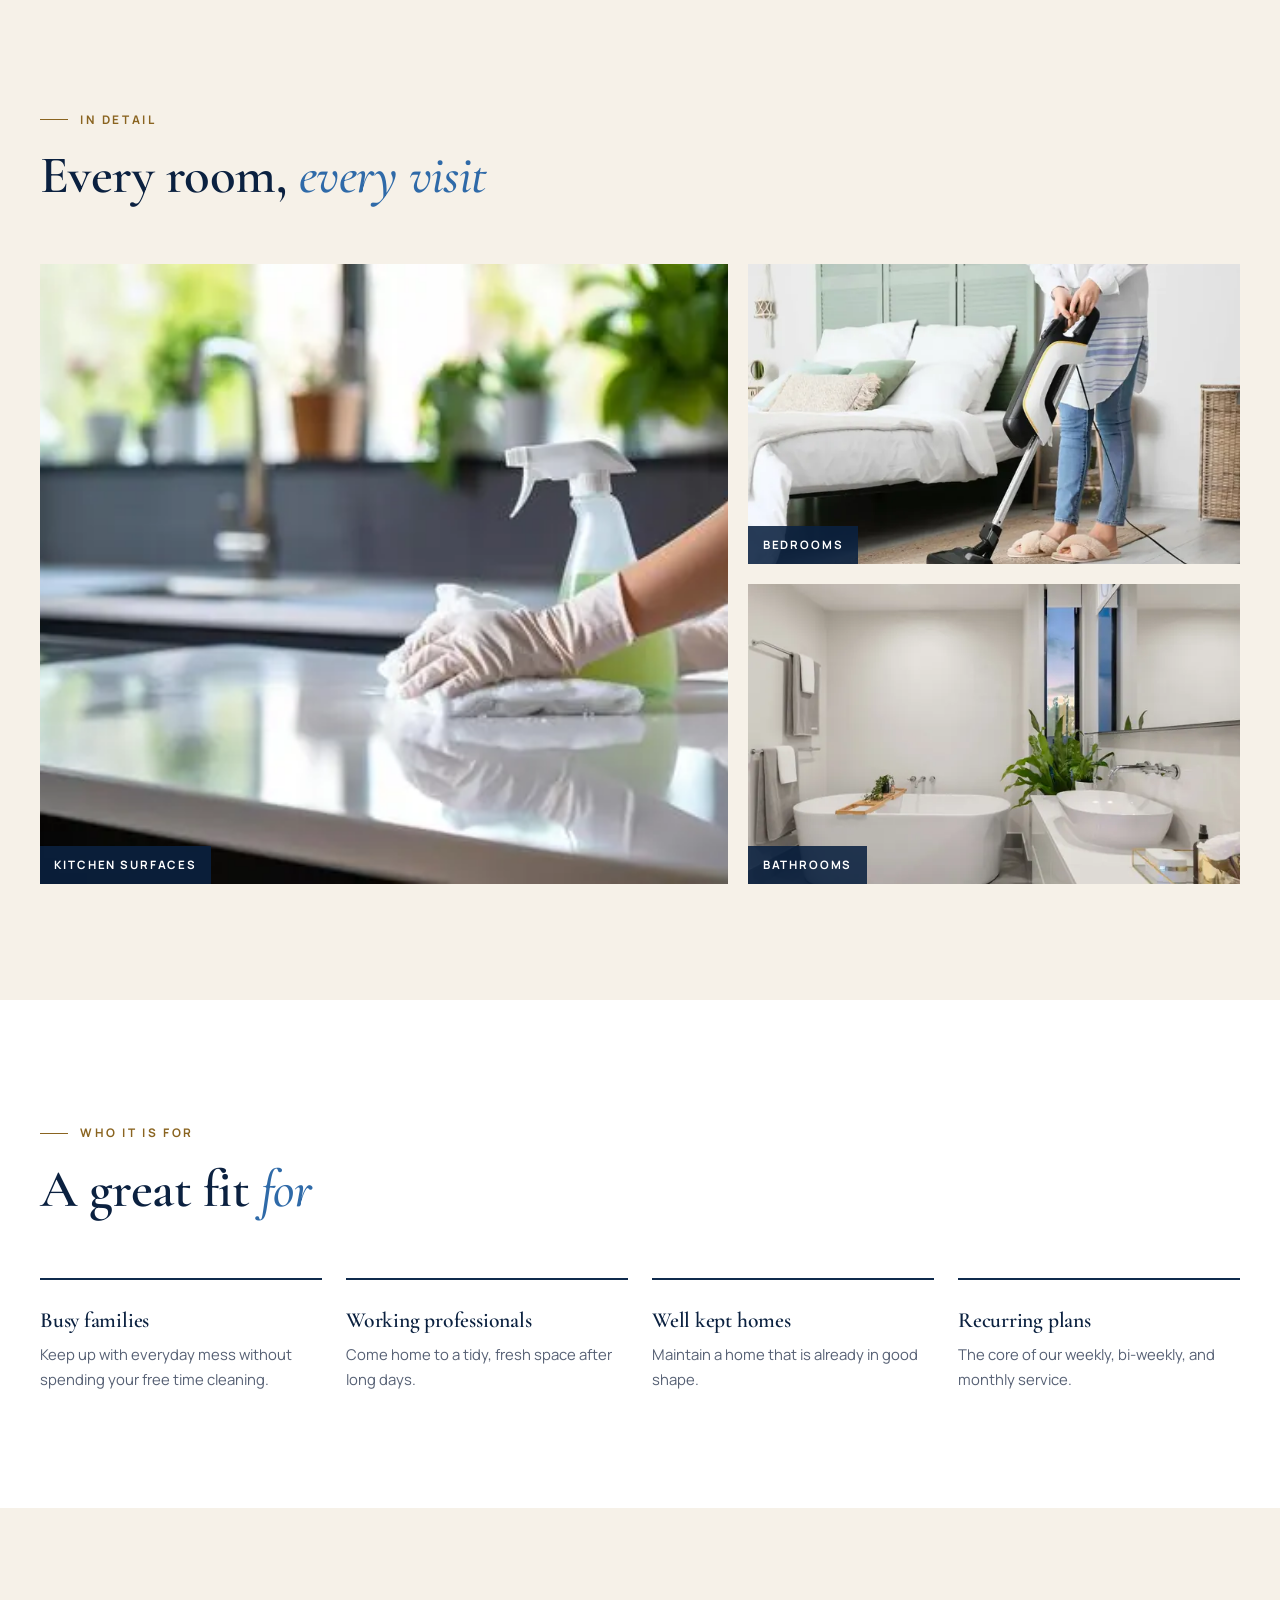
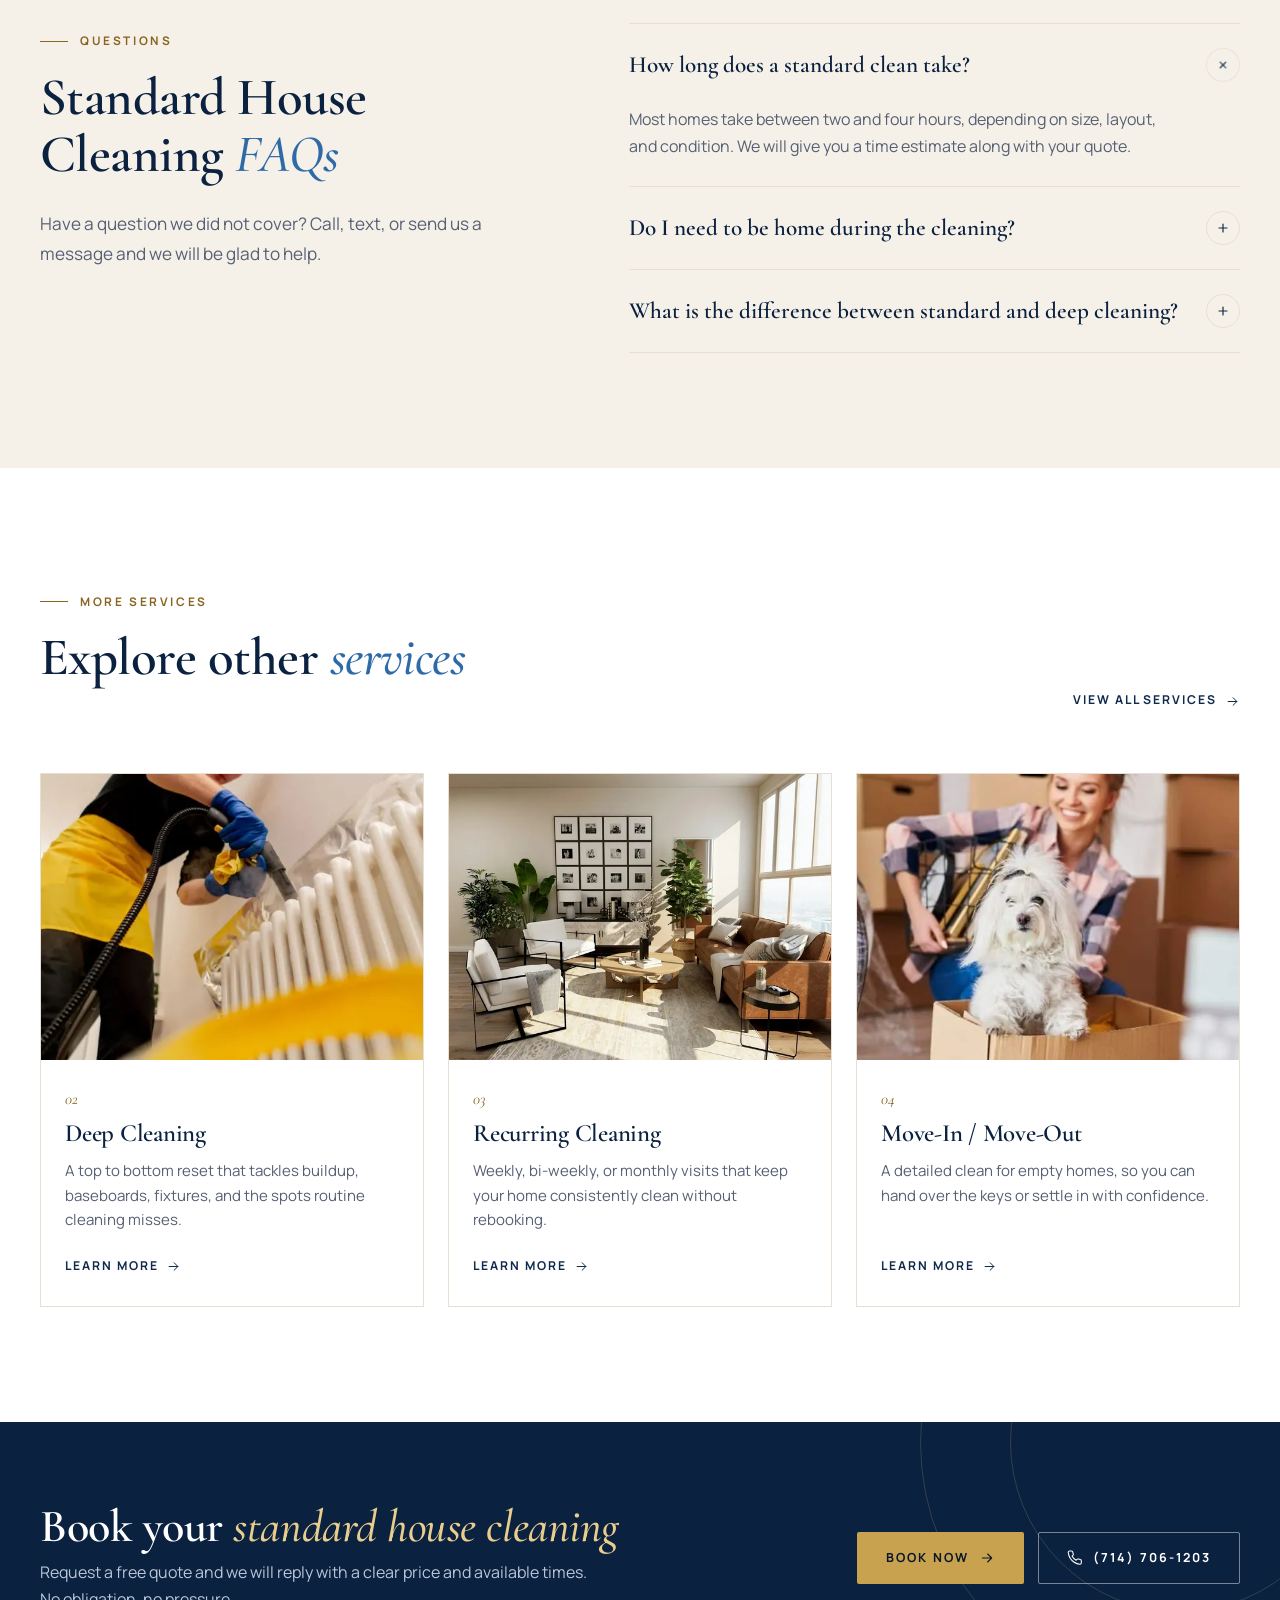
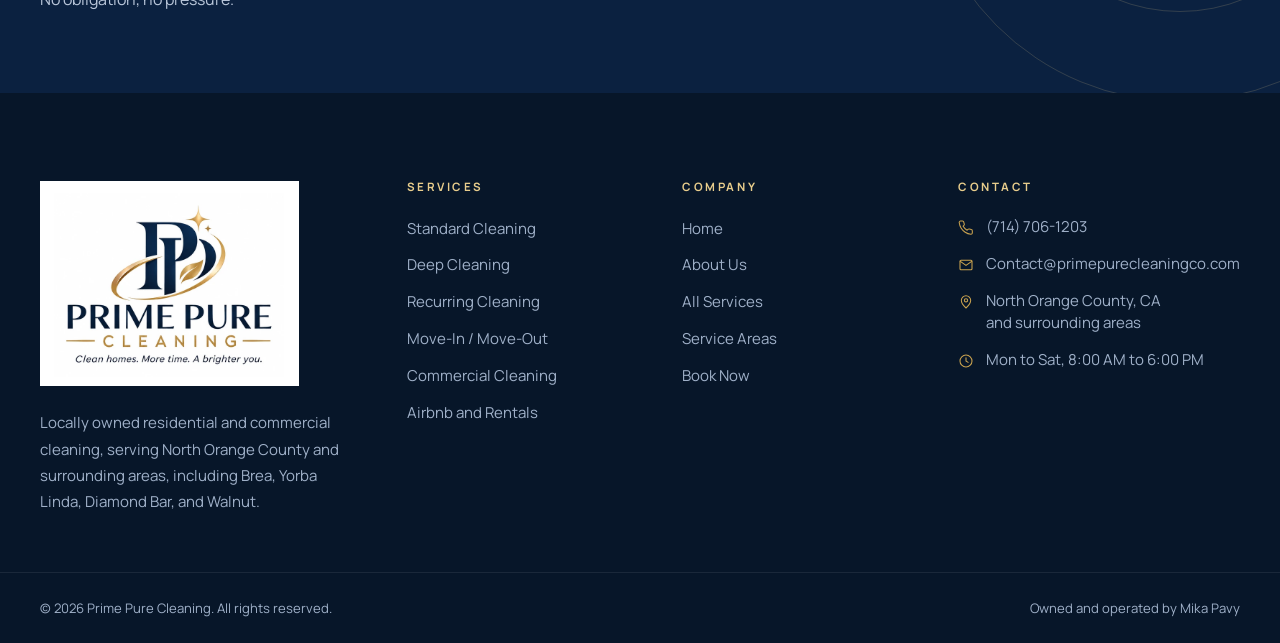
<file: services/standard-cleaning/index.html>
<!doctype html>
<html lang="en-US">
<head>
<meta charset="utf-8">
<meta name="viewport" content="width=device-width, initial-scale=1, viewport-fit=cover">
<title>Standard House Cleaning in North Orange County | Prime Pure Cleaning</title>
<meta name="description" content="Reliable standard house cleaning in Brea, Yorba Linda, Diamond Bar, Walnut, and across North OC. Dusting, vacuuming, mopping, kitchens, and bathrooms, done to a detailed checklist. Get a free quote.">
<meta name="robots" content="index, follow">
<link rel="canonical" href="https://primepurecleaning.com/services/standard-cleaning/">
<meta name="author" content="Prime Pure Cleaning">
<meta name="theme-color" content="#0b2140">
<meta name="format-detection" content="telephone=yes">
<meta name="geo.region" content="US-CA">
<meta name="geo.placename" content="North Orange County, California">
<meta property="og:type" content="website">
<meta property="og:site_name" content="Prime Pure Cleaning">
<meta property="og:locale" content="en_US">
<meta property="og:title" content="Standard House Cleaning in North Orange County | Prime Pure Cleaning">
<meta property="og:description" content="Reliable standard house cleaning in Brea, Yorba Linda, Diamond Bar, Walnut, and across North OC. Dusting, vacuuming, mopping, kitchens, and bathrooms, done to a detailed checklist. Get a free quote.">
<meta property="og:url" content="https://primepurecleaning.com/services/standard-cleaning/">
<meta property="og:image" content="https://primepurecleaning.com/assets/img/og-image.jpg">
<meta property="og:image:width" content="1200">
<meta property="og:image:height" content="630">
<meta property="og:image:alt" content="Prime Pure Cleaning logo, serving North Orange County, California">
<meta name="twitter:card" content="summary_large_image">
<meta name="twitter:title" content="Standard House Cleaning in North Orange County | Prime Pure Cleaning">
<meta name="twitter:description" content="Reliable standard house cleaning in Brea, Yorba Linda, Diamond Bar, Walnut, and across North OC. Dusting, vacuuming, mopping, kitchens, and bathrooms, done to a detailed checklist. Get a free quote.">
<meta name="twitter:image" content="https://primepurecleaning.com/assets/img/og-image.jpg">
<link rel="icon" href="/favicon.ico" sizes="48x48">
<link rel="icon" href="/favicon-32.png" type="image/png" sizes="32x32">
<link rel="icon" href="/favicon-192.png" type="image/png" sizes="192x192">
<link rel="apple-touch-icon" href="/apple-touch-icon.png">
<link rel="manifest" href="/site.webmanifest">
<link rel="preconnect" href="https://fonts.googleapis.com">
<link rel="preconnect" href="https://fonts.gstatic.com" crossorigin>
<link rel="stylesheet" href="https://fonts.googleapis.com/css2?family=Cormorant+Garamond:ital,wght@0,500;0,600;0,700;1,500;1,600&family=Manrope:wght@400;500;600;700&display=swap">
<link rel="stylesheet" href="/assets/css/styles.css?v=4">
<link rel="preload" as="image" type="image/webp" imagesrcset="/assets/img/standard-kitchen-640.webp 640w, /assets/img/standard-kitchen-1080.webp 1080w" imagesizes="(min-width: 1024px) 500px, 100vw">
<script>document.documentElement.classList.add("js")</script>
<script type="application/ld+json">{"@context":"https://schema.org","@type":"LocalBusiness","@id":"https://primepurecleaning.com/#business","name":"Prime Pure Cleaning","description":"Residential and commercial cleaning company serving North Orange County, California and surrounding areas, including Brea, Yorba Linda, Diamond Bar, and Walnut.","url":"https://primepurecleaning.com/","logo":"https://primepurecleaning.com/assets/img/logo-320.png","image":"https://primepurecleaning.com/assets/img/og-image.jpg","telephone":"+17147061203","email":"Contact@primepurecleaningco.com","priceRange":"$$","founder":{"@type":"Person","name":"Mika Pavy"},"address":{"@type":"PostalAddress","addressRegion":"CA","addressCountry":"US"},"areaServed":[{"@type":"AdministrativeArea","name":"North Orange County, CA"},{"@type":"City","name":"Brea, CA"},{"@type":"City","name":"Yorba Linda, CA"},{"@type":"City","name":"Diamond Bar, CA"},{"@type":"City","name":"Walnut, CA"},{"@type":"City","name":"Fullerton, CA"},{"@type":"City","name":"Placentia, CA"},{"@type":"City","name":"La Habra, CA"},{"@type":"City","name":"Anaheim Hills, CA"},{"@type":"City","name":"Chino Hills, CA"},{"@type":"City","name":"Rowland Heights, CA"}],"openingHoursSpecification":[{"@type":"OpeningHoursSpecification","dayOfWeek":["Monday","Tuesday","Wednesday","Thursday","Friday","Saturday"],"opens":"08:00","closes":"18:00"}],"hasOfferCatalog":{"@type":"OfferCatalog","name":"Cleaning Services","itemListElement":[{"@type":"Offer","itemOffered":{"@type":"Service","name":"Standard Cleaning","url":"https://primepurecleaning.com/services/standard-cleaning/"}},{"@type":"Offer","itemOffered":{"@type":"Service","name":"Deep Cleaning","url":"https://primepurecleaning.com/services/deep-cleaning/"}},{"@type":"Offer","itemOffered":{"@type":"Service","name":"Recurring Cleaning","url":"https://primepurecleaning.com/services/recurring-cleaning/"}},{"@type":"Offer","itemOffered":{"@type":"Service","name":"Move-In and Move-Out Cleaning","url":"https://primepurecleaning.com/services/move-in-move-out-cleaning/"}},{"@type":"Offer","itemOffered":{"@type":"Service","name":"Commercial Cleaning","url":"https://primepurecleaning.com/services/commercial-cleaning/"}},{"@type":"Offer","itemOffered":{"@type":"Service","name":"Airbnb and Vacation Rental Cleaning","url":"https://primepurecleaning.com/services/airbnb-vacation-rental-cleaning/"}}]}}</script>
<script type="application/ld+json">{"@context":"https://schema.org","@type":"Service","name":"Standard Cleaning","serviceType":"Standard Cleaning","description":"Reliable standard house cleaning in Brea, Yorba Linda, Diamond Bar, Walnut, and across North OC. Dusting, vacuuming, mopping, kitchens, and bathrooms, done to a detailed checklist. Get a free quote.","url":"https://primepurecleaning.com/services/standard-cleaning/","image":"https://primepurecleaning.com/assets/img/standard-kitchen-1080.webp","provider":{"@id":"https://primepurecleaning.com/#business"},"areaServed":[{"@type":"City","name":"Brea, CA"},{"@type":"City","name":"Yorba Linda, CA"},{"@type":"City","name":"Diamond Bar, CA"},{"@type":"City","name":"Walnut, CA"},{"@type":"City","name":"Fullerton, CA"},{"@type":"City","name":"Placentia, CA"},{"@type":"City","name":"La Habra, CA"},{"@type":"City","name":"Anaheim Hills, CA"},{"@type":"City","name":"Chino Hills, CA"},{"@type":"City","name":"Rowland Heights, CA"}]}</script>
<script type="application/ld+json">{"@context":"https://schema.org","@type":"BreadcrumbList","itemListElement":[{"@type":"ListItem","position":1,"name":"Home","item":"https://primepurecleaning.com/"},{"@type":"ListItem","position":2,"name":"Services","item":"https://primepurecleaning.com/services/"},{"@type":"ListItem","position":3,"name":"Standard Cleaning","item":"https://primepurecleaning.com/services/standard-cleaning/"}]}</script>
<script type="application/ld+json">{"@context":"https://schema.org","@type":"FAQPage","mainEntity":[{"@type":"Question","name":"How long does a standard clean take?","acceptedAnswer":{"@type":"Answer","text":"Most homes take between two and four hours, depending on size, layout, and condition. We will give you a time estimate along with your quote."}},{"@type":"Question","name":"Do I need to be home during the cleaning?","acceptedAnswer":{"@type":"Answer","text":"Not at all. Many clients share a door code, lockbox, or spare key. We will confirm when we arrive and let you know when the clean is complete."}},{"@type":"Question","name":"What is the difference between standard and deep cleaning?","acceptedAnswer":{"@type":"Answer","text":"A standard clean maintains a home that is regularly cared for. A deep clean goes further with baseboards, door frames, fixtures, appliance buildup, and other detail work. If your home has not been professionally cleaned in a while, we usually recommend starting with a deep clean."}}]}</script>
</head>
<body>
<a class="skip-link" href="#main">Skip to content</a>
<div class="topbar">
<div class="container">
<span><svg viewBox="0 0 24 24" fill="none" stroke="currentColor" stroke-width="1.6" stroke-linecap="round" stroke-linejoin="round" aria-hidden="true" focusable="false"><path d="M12 21s-7-6.1-7-11.5a7 7 0 0 1 14 0C19 14.9 12 21 12 21z"/><circle cx="12" cy="9.5" r="2.5"/></svg>Serving North Orange County and surrounding areas</span>
<ul>
<li><a href="tel:+17147061203"><svg viewBox="0 0 24 24" fill="none" stroke="currentColor" stroke-width="1.6" stroke-linecap="round" stroke-linejoin="round" aria-hidden="true" focusable="false"><path d="M21.5 16.4v2.9a2 2 0 0 1-2.2 2 19.6 19.6 0 0 1-8.5-3 19.3 19.3 0 0 1-6-6A19.6 19.6 0 0 1 1.8 3.8 2 2 0 0 1 3.8 1.6h2.9a2 2 0 0 1 2 1.7c.1.9.4 1.8.7 2.7a2 2 0 0 1-.5 2.1L7.7 9.3a16 16 0 0 0 6 6l1.2-1.2a2 2 0 0 1 2.1-.5c.9.3 1.8.6 2.7.7a2 2 0 0 1 1.8 2.1z"/></svg>(714) 706-1203</a></li>
<li><a href="mailto:Contact@primepurecleaningco.com"><svg viewBox="0 0 24 24" fill="none" stroke="currentColor" stroke-width="1.6" stroke-linecap="round" stroke-linejoin="round" aria-hidden="true" focusable="false"><rect x="3" y="5" width="18" height="14" rx="1.5"/><path d="M3.5 6.5l8.5 6 8.5-6"/></svg>Contact@primepurecleaningco.com</a></li>
<li><span><svg viewBox="0 0 24 24" fill="none" stroke="currentColor" stroke-width="1.6" stroke-linecap="round" stroke-linejoin="round" aria-hidden="true" focusable="false"><circle cx="12" cy="12" r="9"/><path d="M12 7v5l3.2 2"/></svg>Mon to Sat, 8:00 AM to 6:00 PM</span></li>
</ul>
</div>
</div>
<header class="site-header">
<div class="container">
<a class="brand" href="/" aria-label="Prime Pure Cleaning home">
<img src="/assets/img/logo-mark.webp" width="454" height="408" alt="">
<span class="brand__text"><span class="brand__name">Prime Pure</span><span class="brand__tag">Cleaning</span></span>
</a>
<nav class="nav" aria-label="Main">
<ul class="nav__list">
<li class="nav__item"><a class="nav__link" href="/">Home</a></li>
<li class="nav__item nav__item--drop is-active">
<a class="nav__link" href="/services/" aria-current="page" aria-haspopup="true">Services<svg viewBox="0 0 24 24" fill="none" stroke="currentColor" stroke-width="1.6" stroke-linecap="round" stroke-linejoin="round" aria-hidden="true" focusable="false"><path d="M6 9l6 6 6-6"/></svg></a>
<div class="dropdown">
<a href="/services/standard-cleaning/"><strong>Standard Cleaning</strong><small>Routine upkeep that keeps your home fresh, tidy, and comfortable between busy weeks.</small></a>
<a href="/services/deep-cleaning/"><strong>Deep Cleaning</strong><small>A top to bottom reset that tackles buildup, baseboards, fixtures, and the spots routine cleaning misses.</small></a>
<a href="/services/recurring-cleaning/"><strong>Recurring Cleaning</strong><small>Weekly, bi-weekly, or monthly visits that keep your home consistently clean without rebooking.</small></a>
<a href="/services/move-in-move-out-cleaning/"><strong>Move-In / Move-Out</strong><small>A detailed clean for empty homes, so you can hand over the keys or settle in with confidence.</small></a>
<a href="/services/commercial-cleaning/"><strong>Commercial Cleaning</strong><small>Reliable cleaning for offices, retail spaces, and small businesses, scheduled around your hours.</small></a>
<a href="/services/airbnb-vacation-rental-cleaning/"><strong>Airbnb and Rentals</strong><small>Fast, reliable turnovers between guests, so every stay starts with a spotless first impression.</small></a>
<a class="dropdown__all text-link" href="/services/"><span>View all services</span><svg viewBox="0 0 24 24" fill="none" stroke="currentColor" stroke-width="1.6" stroke-linecap="round" stroke-linejoin="round" aria-hidden="true" focusable="false"><path d="M5 12h14M13 6l6 6-6 6"/></svg></a>
</div>
</li>
<li class="nav__item"><a class="nav__link" href="/about/">About</a></li>
<li class="nav__item"><a class="nav__link" href="/contact/">Contact</a></li>
</ul>
<a class="btn btn--primary" href="/#book">Book Now</a>
</nav>
<button class="nav-toggle" type="button" aria-label="Open menu" aria-expanded="false" aria-controls="drawer"><svg viewBox="0 0 24 24" fill="none" stroke="currentColor" stroke-width="1.6" stroke-linecap="round" stroke-linejoin="round" aria-hidden="true" focusable="false"><path d="M3.5 7h17M3.5 12h17M3.5 17h11"/></svg></button>
</div>
</header>
<div class="drawer" id="drawer" aria-hidden="true">
<div class="drawer__scrim" data-close></div>
<div class="drawer__panel" role="dialog" aria-modal="true" aria-label="Menu">
<div class="drawer__head">
<a class="brand" href="/" aria-label="Prime Pure Cleaning home">
<img src="/assets/img/logo-mark.webp" width="454" height="408" alt="">
<span class="brand__text"><span class="brand__name">Prime Pure</span><span class="brand__tag">Cleaning</span></span>
</a>
<button class="nav-toggle drawer__close" type="button" aria-label="Close menu" data-close style="display:inline-flex"><svg viewBox="0 0 24 24" fill="none" stroke="currentColor" stroke-width="1.6" stroke-linecap="round" stroke-linejoin="round" aria-hidden="true" focusable="false"><path d="M6 6l12 12M18 6L6 18"/></svg></button>
</div>
<nav class="drawer__nav" aria-label="Mobile">
<a href="/">Home</a>
<span class="drawer__label">Services</span>
<div class="drawer__services">
<a href="/services/standard-cleaning/">Standard Cleaning<svg viewBox="0 0 24 24" fill="none" stroke="currentColor" stroke-width="1.6" stroke-linecap="round" stroke-linejoin="round" aria-hidden="true" focusable="false"><path d="M9 6l6 6-6 6"/></svg></a>
<a href="/services/deep-cleaning/">Deep Cleaning<svg viewBox="0 0 24 24" fill="none" stroke="currentColor" stroke-width="1.6" stroke-linecap="round" stroke-linejoin="round" aria-hidden="true" focusable="false"><path d="M9 6l6 6-6 6"/></svg></a>
<a href="/services/recurring-cleaning/">Recurring Cleaning<svg viewBox="0 0 24 24" fill="none" stroke="currentColor" stroke-width="1.6" stroke-linecap="round" stroke-linejoin="round" aria-hidden="true" focusable="false"><path d="M9 6l6 6-6 6"/></svg></a>
<a href="/services/move-in-move-out-cleaning/">Move-In / Move-Out<svg viewBox="0 0 24 24" fill="none" stroke="currentColor" stroke-width="1.6" stroke-linecap="round" stroke-linejoin="round" aria-hidden="true" focusable="false"><path d="M9 6l6 6-6 6"/></svg></a>
<a href="/services/commercial-cleaning/">Commercial Cleaning<svg viewBox="0 0 24 24" fill="none" stroke="currentColor" stroke-width="1.6" stroke-linecap="round" stroke-linejoin="round" aria-hidden="true" focusable="false"><path d="M9 6l6 6-6 6"/></svg></a>
<a href="/services/airbnb-vacation-rental-cleaning/">Airbnb and Rentals<svg viewBox="0 0 24 24" fill="none" stroke="currentColor" stroke-width="1.6" stroke-linecap="round" stroke-linejoin="round" aria-hidden="true" focusable="false"><path d="M9 6l6 6-6 6"/></svg></a>
<a href="/services/">All services<svg viewBox="0 0 24 24" fill="none" stroke="currentColor" stroke-width="1.6" stroke-linecap="round" stroke-linejoin="round" aria-hidden="true" focusable="false"><path d="M9 6l6 6-6 6"/></svg></a>
</div>
<a href="/about/">About</a>
<a href="/contact/">Contact</a>
</nav>
<div class="drawer__foot">
<a class="btn btn--primary btn--block" href="/#book">Book Now</a>
<a class="btn btn--outline btn--block" href="tel:+17147061203"><svg viewBox="0 0 24 24" fill="none" stroke="currentColor" stroke-width="1.6" stroke-linecap="round" stroke-linejoin="round" aria-hidden="true" focusable="false"><path d="M21.5 16.4v2.9a2 2 0 0 1-2.2 2 19.6 19.6 0 0 1-8.5-3 19.3 19.3 0 0 1-6-6A19.6 19.6 0 0 1 1.8 3.8 2 2 0 0 1 3.8 1.6h2.9a2 2 0 0 1 2 1.7c.1.9.4 1.8.7 2.7a2 2 0 0 1-.5 2.1L7.7 9.3a16 16 0 0 0 6 6l1.2-1.2a2 2 0 0 1 2.1-.5c.9.3 1.8.6 2.7.7a2 2 0 0 1 1.8 2.1z"/></svg>Call (714) 706-1203</a>
</div>
</div>
</div>
<main id="main">
<section class="page-hero service-hero">
<div class="container">
<div>
<nav class="breadcrumb" aria-label="Breadcrumb"><a href="/">Home</a><svg viewBox="0 0 24 24" fill="none" stroke="currentColor" stroke-width="1.6" stroke-linecap="round" stroke-linejoin="round" aria-hidden="true" focusable="false"><path d="M9 6l6 6-6 6"/></svg><a href="/services/">Services</a><svg viewBox="0 0 24 24" fill="none" stroke="currentColor" stroke-width="1.6" stroke-linecap="round" stroke-linejoin="round" aria-hidden="true" focusable="false"><path d="M9 6l6 6-6 6"/></svg><span aria-current="page">Standard Cleaning</span></nav>
<span class="eyebrow">North Orange County, CA</span>
<h1>Standard <em>House Cleaning</em></h1>
<p class="lead">Dependable, detail focused cleaning for the rooms you live in every day. We take care of the dusting, floors, kitchen, and bathrooms so you can enjoy a fresh home without giving up your weekend.</p>
<div class="btn-row">
<a class="btn btn--primary" href="/#book">Book Now<svg viewBox="0 0 24 24" fill="none" stroke="currentColor" stroke-width="1.6" stroke-linecap="round" stroke-linejoin="round" aria-hidden="true" focusable="false"><path d="M5 12h14M13 6l6 6-6 6"/></svg></a>
<a class="btn btn--outline" href="tel:+17147061203"><svg viewBox="0 0 24 24" fill="none" stroke="currentColor" stroke-width="1.6" stroke-linecap="round" stroke-linejoin="round" aria-hidden="true" focusable="false"><path d="M21.5 16.4v2.9a2 2 0 0 1-2.2 2 19.6 19.6 0 0 1-8.5-3 19.3 19.3 0 0 1-6-6A19.6 19.6 0 0 1 1.8 3.8 2 2 0 0 1 3.8 1.6h2.9a2 2 0 0 1 2 1.7c.1.9.4 1.8.7 2.7a2 2 0 0 1-.5 2.1L7.7 9.3a16 16 0 0 0 6 6l1.2-1.2a2 2 0 0 1 2.1-.5c.9.3 1.8.6 2.7.7a2 2 0 0 1 1.8 2.1z"/></svg>(714) 706-1203</a>
</div>
</div>
<div class="framed">
<div class="framed__img"><img src="/assets/img/standard-kitchen-640.webp" srcset="/assets/img/standard-kitchen-640.webp 640w, /assets/img/standard-kitchen-1080.webp 1080w" sizes="(min-width: 1024px) 500px, 100vw" width="1080" height="720" alt="Bright, freshly cleaned kitchen with a polished granite island" fetchpriority="high" decoding="async"></div>
</div>
</div>
</section>

<section class="section section--white" aria-labelledby="overview-title">
<div class="container included">
<div class="prose reveal">
<span class="eyebrow">Overview</span>
<h2 id="overview-title">A fresh, comfortable home, <em>without the chores</em></h2>
<p>Our standard clean is designed for homes that need regular attention rather than a full reset. Every visit follows the same room by room checklist, so the results are consistent and nothing important gets skipped.</p>
<p>We bring our own professional supplies and equipment, work efficiently around your schedule, and finish with a final walkthrough to make sure every room looks right. It is the ideal choice on its own or as part of a recurring plan.</p>
</div>
<aside class="included__panel reveal" aria-labelledby="included-title">
<h3 id="included-title">What is included</h3>
<ul class="checklist"><li>Dusting of reachable surfaces, furniture, and decor</li><li>Vacuuming of carpets and rugs</li><li>Mopping of hard floors throughout</li><li>Kitchen counters, backsplash, and sink cleaned</li><li>Appliance exteriors and microwave wiped</li><li>Toilets, tubs, showers, and sinks sanitized</li><li>Mirrors and glass fixtures polished</li><li>Trash emptied and liners replaced</li><li>Beds made and common areas tidied</li></ul>
<a class="btn btn--primary btn--block" href="/#book">Book Standard Cleaning<svg viewBox="0 0 24 24" fill="none" stroke="currentColor" stroke-width="1.6" stroke-linecap="round" stroke-linejoin="round" aria-hidden="true" focusable="false"><path d="M5 12h14M13 6l6 6-6 6"/></svg></a>
</aside>
</div>
</section>

<section class="section section--cream" aria-labelledby="gallery-title">
<div class="container">
<div class="section-head reveal">
<span class="eyebrow">In Detail</span>
<h2 id="gallery-title">Every room, <em>every visit</em></h2>
</div>
<div class="gallery reveal">
<figure><img src="/assets/img/counter-wipe-625.webp" srcset="/assets/img/counter-wipe-625.webp 625w" sizes="(min-width: 768px) 60vw, 100vw" width="625" height="350" alt="Cleaner wiping a white kitchen countertop with a cloth and spray bottle" loading="lazy" decoding="async"><figcaption>Kitchen surfaces</figcaption></figure>
<figure><img src="/assets/img/bedroom-vacuum-640.webp" srcset="/assets/img/bedroom-vacuum-640.webp 640w, /assets/img/bedroom-vacuum-1200.webp 1200w" sizes="(min-width: 768px) 40vw, 50vw" width="1200" height="798" alt="Vacuuming the floor beside a freshly made bed" loading="lazy" decoding="async"><figcaption>Bedrooms</figcaption></figure>
<figure><img src="/assets/img/bathroom-bright-640.webp" srcset="/assets/img/bathroom-bright-640.webp 640w, /assets/img/bathroom-bright-1200.webp 1200w" sizes="(min-width: 768px) 40vw, 50vw" width="1200" height="801" alt="Clean, bright bathroom with a freestanding tub and polished vanity" loading="lazy" decoding="async"><figcaption>Bathrooms</figcaption></figure>
</div>
</div>
</section>

<section class="section section--white" aria-labelledby="fit-title">
<div class="container">
<div class="section-head reveal">
<span class="eyebrow">Who It Is For</span>
<h2 id="fit-title">A great fit <em>for</em></h2>
</div>
<div class="fit">
<div class="fit__item reveal"><h3>Busy families</h3><p>Keep up with everyday mess without spending your free time cleaning.</p></div>
<div class="fit__item reveal"><h3>Working professionals</h3><p>Come home to a tidy, fresh space after long days.</p></div>
<div class="fit__item reveal"><h3>Well kept homes</h3><p>Maintain a home that is already in good shape.</p></div>
<div class="fit__item reveal"><h3>Recurring plans</h3><p>The core of our weekly, bi-weekly, and monthly service.</p></div>
</div>
</div>
</section>

<section class="section section--cream" aria-labelledby="faq-title">
<div class="container split split--wide-text" style="align-items:start">
<div class="section-head reveal" style="margin-bottom:0">
<span class="eyebrow">Questions</span>
<h2 id="faq-title">Standard House Cleaning <em>FAQs</em></h2>
<p>Have a question we did not cover? Call, text, or send us a message and we will be glad to help.</p>
</div>
<div class="reveal"><div class="faq">
<details open><summary>How long does a standard clean take?</summary><p>Most homes take between two and four hours, depending on size, layout, and condition. We will give you a time estimate along with your quote.</p></details>
<details><summary>Do I need to be home during the cleaning?</summary><p>Not at all. Many clients share a door code, lockbox, or spare key. We will confirm when we arrive and let you know when the clean is complete.</p></details>
<details><summary>What is the difference between standard and deep cleaning?</summary><p>A standard clean maintains a home that is regularly cared for. A deep clean goes further with baseboards, door frames, fixtures, appliance buildup, and other detail work. If your home has not been professionally cleaned in a while, we usually recommend starting with a deep clean.</p></details>
</div></div>
</div>
</section>

<section class="section section--white" aria-labelledby="more-title">
<div class="container">
<div class="section-head section-head--split reveal">
<div>
<span class="eyebrow">More Services</span>
<h2 id="more-title">Explore other <em>services</em></h2>
</div>
<a class="text-link" href="/services/"><span>View all services</span><svg viewBox="0 0 24 24" fill="none" stroke="currentColor" stroke-width="1.6" stroke-linecap="round" stroke-linejoin="round" aria-hidden="true" focusable="false"><path d="M5 12h14M13 6l6 6-6 6"/></svg></a>
</div>
<div class="cards cards--3">
<article class="card reveal">
<div class="card__media"><img src="/assets/img/deep-clean-steam-640.webp" srcset="/assets/img/deep-clean-steam-640.webp 640w, /assets/img/deep-clean-steam-1200.webp 1200w" sizes="(min-width: 1024px) 390px, (min-width: 768px) 50vw, 100vw" width="1200" height="717" alt="Cleaner steam cleaning a radiator to remove built up dust" loading="lazy" decoding="async"></div>
<div class="card__body">
<span class="card__num">02</span>
<h3><a href="/services/deep-cleaning/">Deep Cleaning</a></h3>
<p>A top to bottom reset that tackles buildup, baseboards, fixtures, and the spots routine cleaning misses.</p>
<span class="text-link"><span>Learn more</span><svg viewBox="0 0 24 24" fill="none" stroke="currentColor" stroke-width="1.6" stroke-linecap="round" stroke-linejoin="round" aria-hidden="true" focusable="false"><path d="M5 12h14M13 6l6 6-6 6"/></svg></span>
</div>
</article>
<article class="card reveal">
<div class="card__media"><img src="/assets/img/living-room-bright-640.webp" srcset="/assets/img/living-room-bright-640.webp 640w, /assets/img/living-room-bright-1200.webp 1200w" sizes="(min-width: 1024px) 390px, (min-width: 768px) 50vw, 100vw" width="1200" height="900" alt="Bright, tidy living room in a well kept home" loading="lazy" decoding="async"></div>
<div class="card__body">
<span class="card__num">03</span>
<h3><a href="/services/recurring-cleaning/">Recurring Cleaning</a></h3>
<p>Weekly, bi-weekly, or monthly visits that keep your home consistently clean without rebooking.</p>
<span class="text-link"><span>Learn more</span><svg viewBox="0 0 24 24" fill="none" stroke="currentColor" stroke-width="1.6" stroke-linecap="round" stroke-linejoin="round" aria-hidden="true" focusable="false"><path d="M5 12h14M13 6l6 6-6 6"/></svg></span>
</div>
</article>
<article class="card reveal">
<div class="card__media"><img src="/assets/img/move-in-boxes-600.webp" srcset="/assets/img/move-in-boxes-600.webp 600w" sizes="(min-width: 1024px) 390px, (min-width: 768px) 50vw, 100vw" width="600" height="600" alt="Woman unpacking moving boxes with her dog in a new home" loading="lazy" decoding="async"></div>
<div class="card__body">
<span class="card__num">04</span>
<h3><a href="/services/move-in-move-out-cleaning/">Move-In / Move-Out</a></h3>
<p>A detailed clean for empty homes, so you can hand over the keys or settle in with confidence.</p>
<span class="text-link"><span>Learn more</span><svg viewBox="0 0 24 24" fill="none" stroke="currentColor" stroke-width="1.6" stroke-linecap="round" stroke-linejoin="round" aria-hidden="true" focusable="false"><path d="M5 12h14M13 6l6 6-6 6"/></svg></span>
</div>
</article>
</div>
</div>
</section>

<section class="cta-band" aria-label="Get a quote">
<div class="container">
<div>
<h2>Book your <em>standard house cleaning</em></h2>
<p>Request a free quote and we will reply with a clear price and available times. No obligation, no pressure.</p>
</div>
<div class="btn-row">
<a class="btn btn--gold" href="/#book">Book Now<svg viewBox="0 0 24 24" fill="none" stroke="currentColor" stroke-width="1.6" stroke-linecap="round" stroke-linejoin="round" aria-hidden="true" focusable="false"><path d="M5 12h14M13 6l6 6-6 6"/></svg></a>
<a class="btn btn--ghost-light" href="tel:+17147061203"><svg viewBox="0 0 24 24" fill="none" stroke="currentColor" stroke-width="1.6" stroke-linecap="round" stroke-linejoin="round" aria-hidden="true" focusable="false"><path d="M21.5 16.4v2.9a2 2 0 0 1-2.2 2 19.6 19.6 0 0 1-8.5-3 19.3 19.3 0 0 1-6-6A19.6 19.6 0 0 1 1.8 3.8 2 2 0 0 1 3.8 1.6h2.9a2 2 0 0 1 2 1.7c.1.9.4 1.8.7 2.7a2 2 0 0 1-.5 2.1L7.7 9.3a16 16 0 0 0 6 6l1.2-1.2a2 2 0 0 1 2.1-.5c.9.3 1.8.6 2.7.7a2 2 0 0 1 1.8 2.1z"/></svg>(714) 706-1203</a>
</div>
</div>
</section>
</main>
<footer class="site-footer">
<div class="container footer-main">
<div>
<a class="brand brand--lockup" href="/" aria-label="Prime Pure Cleaning home">
<img src="/assets/img/logo-lockup.webp" width="640" height="512" alt="Prime Pure Cleaning. Clean homes. More time. A brighter you.">
</a>
<p class="footer-about">Locally owned residential and commercial cleaning, serving North Orange County and surrounding areas, including Brea, Yorba Linda, Diamond Bar, and Walnut.</p>
</div>
<div>
<h2>Services</h2>
<ul class="footer-links">
<li><a href="/services/standard-cleaning/">Standard Cleaning</a></li>
<li><a href="/services/deep-cleaning/">Deep Cleaning</a></li>
<li><a href="/services/recurring-cleaning/">Recurring Cleaning</a></li>
<li><a href="/services/move-in-move-out-cleaning/">Move-In / Move-Out</a></li>
<li><a href="/services/commercial-cleaning/">Commercial Cleaning</a></li>
<li><a href="/services/airbnb-vacation-rental-cleaning/">Airbnb and Rentals</a></li>
</ul>
</div>
<div>
<h2>Company</h2>
<ul class="footer-links">
<li><a href="/">Home</a></li>
<li><a href="/about/">About Us</a></li>
<li><a href="/services/">All Services</a></li>
<li><a href="/#areas">Service Areas</a></li>
<li><a href="/#book">Book Now</a></li>
</ul>
</div>
<div>
<h2>Contact</h2>
<ul class="footer-contact">
<li><svg viewBox="0 0 24 24" fill="none" stroke="currentColor" stroke-width="1.6" stroke-linecap="round" stroke-linejoin="round" aria-hidden="true" focusable="false"><path d="M21.5 16.4v2.9a2 2 0 0 1-2.2 2 19.6 19.6 0 0 1-8.5-3 19.3 19.3 0 0 1-6-6A19.6 19.6 0 0 1 1.8 3.8 2 2 0 0 1 3.8 1.6h2.9a2 2 0 0 1 2 1.7c.1.9.4 1.8.7 2.7a2 2 0 0 1-.5 2.1L7.7 9.3a16 16 0 0 0 6 6l1.2-1.2a2 2 0 0 1 2.1-.5c.9.3 1.8.6 2.7.7a2 2 0 0 1 1.8 2.1z"/></svg><a href="tel:+17147061203">(714) 706-1203</a></li>
<li><svg viewBox="0 0 24 24" fill="none" stroke="currentColor" stroke-width="1.6" stroke-linecap="round" stroke-linejoin="round" aria-hidden="true" focusable="false"><rect x="3" y="5" width="18" height="14" rx="1.5"/><path d="M3.5 6.5l8.5 6 8.5-6"/></svg><a href="mailto:Contact@primepurecleaningco.com">Contact@primepurecleaningco.com</a></li>
<li><svg viewBox="0 0 24 24" fill="none" stroke="currentColor" stroke-width="1.6" stroke-linecap="round" stroke-linejoin="round" aria-hidden="true" focusable="false"><path d="M12 21s-7-6.1-7-11.5a7 7 0 0 1 14 0C19 14.9 12 21 12 21z"/><circle cx="12" cy="9.5" r="2.5"/></svg><span>North Orange County, CA<br>and surrounding areas</span></li>
<li><svg viewBox="0 0 24 24" fill="none" stroke="currentColor" stroke-width="1.6" stroke-linecap="round" stroke-linejoin="round" aria-hidden="true" focusable="false"><circle cx="12" cy="12" r="9"/><path d="M12 7v5l3.2 2"/></svg><span>Mon to Sat, 8:00 AM to 6:00 PM</span></li>
</ul>
</div>
</div>
<div class="footer-bottom">
<div class="container">
<span>&copy; <span id="year">2026</span> Prime Pure Cleaning. All rights reserved.</span>
<span>Owned and operated by Mika Pavy</span>
</div>
</div>
</footer>
<div class="action-bar">
<a class="btn btn--outline" href="tel:+17147061203"><svg viewBox="0 0 24 24" fill="none" stroke="currentColor" stroke-width="1.6" stroke-linecap="round" stroke-linejoin="round" aria-hidden="true" focusable="false"><path d="M21.5 16.4v2.9a2 2 0 0 1-2.2 2 19.6 19.6 0 0 1-8.5-3 19.3 19.3 0 0 1-6-6A19.6 19.6 0 0 1 1.8 3.8 2 2 0 0 1 3.8 1.6h2.9a2 2 0 0 1 2 1.7c.1.9.4 1.8.7 2.7a2 2 0 0 1-.5 2.1L7.7 9.3a16 16 0 0 0 6 6l1.2-1.2a2 2 0 0 1 2.1-.5c.9.3 1.8.6 2.7.7a2 2 0 0 1 1.8 2.1z"/></svg>Call Now</a>
<a class="btn btn--primary" href="/#book">Book Now</a>
</div>
<script src="/assets/js/main.js?v=4" defer></script>
</body>
</html>
</file>
<file: assets/css/styles.css>
/* Prime Pure Cleaning */

:root {
  --navy-950: #071629;
  --navy-900: #0b2140;
  --navy-800: #0f2a4c;
  --navy-700: #1a3d6b;
  --blue-600: #2f6aa8;
  --blue-400: #6e9ed4;
  --blue-100: #e6eef8;
  --gold-700: #8a6420;
  --gold-500: #c9a24f;
  --gold-300: #e8cd8c;
  --cream-50: #fcfaf6;
  --cream-100: #f6f1e8;
  --cream-200: #ece4d6;
  --ink: #18202e;
  --muted: #566074;
  --line: #e6dfd2;
  --white: #fff;

  --font-serif: "Cormorant Garamond", "Times New Roman", serif;
  --font-sans: "Manrope", system-ui, -apple-system, "Segoe UI", sans-serif;

  --container: 1200px;
  --gutter: clamp(1.25rem, 4vw, 2.5rem);
  --section: clamp(4.5rem, 9vw, 7.5rem);
  --radius: 2px;
  --shadow-sm: 0 1px 2px rgba(11, 33, 64, .06), 0 2px 8px rgba(11, 33, 64, .05);
  --shadow-lg: 0 24px 60px -24px rgba(11, 33, 64, .35);
  --ease: cubic-bezier(.2, .7, .2, 1);
  --header-h: 84px;
}

*, *::before, *::after { box-sizing: border-box; }

html { -webkit-text-size-adjust: 100%; scroll-behavior: smooth; scroll-padding-top: calc(var(--header-h) + 16px); }
@media (prefers-reduced-motion: reduce) { html { scroll-behavior: auto; } }

body {
  margin: 0;
  font-family: var(--font-sans);
  font-size: 1rem;
  line-height: 1.7;
  color: var(--ink);
  background: var(--cream-50);
  -webkit-font-smoothing: antialiased;
  -moz-osx-font-smoothing: grayscale;
  text-rendering: optimizeLegibility;
}

body.nav-open { overflow: hidden; }

img { display: block; max-width: 100%; height: auto; }
a { color: inherit; text-decoration: none; }
button { font: inherit; color: inherit; }
ul { margin: 0; padding: 0; list-style: none; }
p { margin: 0 0 1.1em; }
p:last-child { margin-bottom: 0; }

h1, h2, h3, h4 {
  font-family: var(--font-serif);
  font-weight: 600;
  color: var(--navy-900);
  line-height: 1.08;
  letter-spacing: -.01em;
  margin: 0 0 .5em;
}

h1 { font-size: clamp(2.6rem, 6vw, 4.6rem); }
h2 { font-size: clamp(2.1rem, 4.2vw, 3.3rem); }
h3 { font-size: clamp(1.45rem, 2.2vw, 1.75rem); line-height: 1.2; }
h4 { font-size: 1.25rem; }

h1 em, h2 em, h3 em { font-style: italic; font-weight: 500; color: var(--blue-600); }

:focus-visible { outline: 2px solid var(--gold-500); outline-offset: 3px; }

.skip-link {
  position: absolute; left: 1rem; top: -100px; z-index: 200;
  background: var(--navy-900); color: var(--white); padding: .75rem 1rem;
}
.skip-link:focus { top: 1rem; }

.visually-hidden {
  position: absolute !important; width: 1px; height: 1px; padding: 0; margin: -1px;
  overflow: hidden; clip: rect(0, 0, 0, 0); white-space: nowrap; border: 0;
}

/* Layout */

.container { width: 100%; max-width: calc(var(--container) + var(--gutter) * 2); margin-inline: auto; padding-inline: var(--gutter); }
.container--narrow { max-width: calc(820px + var(--gutter) * 2); }

.section { padding-block: var(--section); }
.section--white { background: var(--white); }
.section--cream { background: var(--cream-100); }
.section--navy { background: var(--navy-900); color: #d5deeb; }
.section--navy h2, .section--navy h3 { color: var(--white); }
.section--navy h2 em { color: var(--gold-300); }
.section--tight { padding-block: clamp(3rem, 6vw, 4.5rem); }

.section-head { max-width: 720px; margin-bottom: clamp(2.5rem, 5vw, 3.75rem); }
.section-head--center { margin-inline: auto; text-align: center; }
.section-head p { color: var(--muted); font-size: 1.075rem; }
.section--navy .section-head p { color: #b9c6d9; }
.section-head--split {
  max-width: none; display: flex; align-items: flex-end; justify-content: space-between; gap: 2rem; flex-wrap: wrap;
}
.section-head--split > div { max-width: 640px; }

.eyebrow {
  display: inline-flex; align-items: center; gap: .75rem;
  font-size: .74rem; font-weight: 700; letter-spacing: .22em; text-transform: uppercase;
  color: var(--gold-700); margin-bottom: 1.1rem;
}
.eyebrow::before { content: ""; width: 28px; height: 1px; background: currentColor; }
.section-head--center .eyebrow::after { content: ""; width: 28px; height: 1px; background: currentColor; }
.section--navy .eyebrow, .on-dark .eyebrow { color: var(--gold-300); }

.lead { font-size: clamp(1.075rem, 1.6vw, 1.2rem); color: var(--muted); line-height: 1.75; }

/* Buttons */

.btn {
  display: inline-flex; align-items: center; justify-content: center; gap: .65rem;
  min-height: 52px; padding: .9rem 1.75rem;
  font-size: .78rem; font-weight: 700; letter-spacing: .16em; text-transform: uppercase;
  border: 1px solid transparent; border-radius: var(--radius);
  cursor: pointer; transition: background-color .25s var(--ease), color .25s var(--ease), border-color .25s var(--ease), transform .25s var(--ease);
  white-space: nowrap;
}
.btn svg { width: 16px; height: 16px; flex: none; transition: transform .25s var(--ease); }
.btn:hover svg { transform: translateX(3px); }
.btn--primary { background: var(--navy-800); color: var(--white); }
.btn--primary:hover { background: var(--navy-700); }
.btn--gold { background: var(--gold-500); color: var(--navy-950); }
.btn--gold:hover { background: var(--gold-300); }
.btn--outline { border-color: var(--navy-800); color: var(--navy-800); background: transparent; }
.btn--outline:hover { background: var(--navy-800); color: var(--white); }
.btn--ghost-light { border-color: rgba(255, 255, 255, .45); color: var(--white); }
.btn--ghost-light:hover { background: var(--white); color: var(--navy-900); border-color: var(--white); }
.btn--block { width: 100%; }

.btn-row { display: flex; flex-wrap: wrap; gap: .85rem; }

.text-link {
  display: inline-flex; align-items: center; gap: .5rem;
  font-size: .76rem; font-weight: 700; letter-spacing: .16em; text-transform: uppercase; color: var(--navy-800);
}
.text-link svg { width: 15px; height: 15px; transition: transform .25s var(--ease); }
.text-link:hover svg { transform: translateX(4px); }
.text-link span { background: linear-gradient(currentColor, currentColor) 0 100% / 0 1px no-repeat; transition: background-size .3s var(--ease); padding-bottom: 2px; }
.text-link:hover span { background-size: 100% 1px; }

/* Top bar */

.topbar { background: var(--navy-950); color: #b7c3d6; font-size: .8rem; }
.topbar .container { display: flex; justify-content: space-between; align-items: center; min-height: 40px; gap: 1.5rem; }
.topbar ul { display: flex; gap: 1.75rem; }
.topbar a, .topbar span { display: inline-flex; align-items: center; gap: .5rem; }
.topbar a:hover { color: var(--white); }
.topbar svg { width: 14px; height: 14px; color: var(--gold-500); }

/* Header */

.site-header {
  position: sticky; top: 0; z-index: 100;
  background: rgba(252, 250, 246, .94);
  -webkit-backdrop-filter: saturate(160%) blur(12px);
  backdrop-filter: saturate(160%) blur(12px);
  border-bottom: 1px solid var(--line);
  transition: box-shadow .3s var(--ease);
}
.site-header.is-scrolled { box-shadow: 0 8px 30px -18px rgba(11, 33, 64, .35); }
.site-header .container { display: flex; align-items: center; justify-content: space-between; height: var(--header-h); gap: 1.5rem; }

.brand { display: inline-flex; align-items: center; gap: .85rem; flex: none; }
.brand img { height: 56px; width: auto; border-radius: 0; }
.brand--lockup { background: var(--white); padding: .75rem .9rem .6rem; line-height: 0; }
.brand--lockup img { width: 230px; height: auto; }
.brand__text { display: flex; flex-direction: column; line-height: 1; }
.brand__name { font-family: var(--font-serif); font-size: 1.55rem; font-weight: 700; color: var(--navy-900); letter-spacing: .01em; }
.brand__tag { font-size: .62rem; font-weight: 700; letter-spacing: .38em; text-transform: uppercase; color: var(--gold-700); margin-top: .35rem; }

.nav { display: flex; align-items: center; gap: 2.25rem; }
.nav__list { display: flex; align-items: center; gap: 2rem; }
.nav__link {
  position: relative; display: inline-flex; align-items: center; gap: .35rem;
  font-size: .8rem; font-weight: 600; letter-spacing: .12em; text-transform: uppercase; color: var(--ink);
  padding-block: .75rem; background: none; border: 0; cursor: pointer;
}
.nav__link::after {
  content: ""; position: absolute; left: 0; right: 0; bottom: .35rem; height: 1px;
  background: var(--gold-500); transform: scaleX(0); transform-origin: left; transition: transform .3s var(--ease);
}
.nav__link:hover::after, .nav__link[aria-current="page"]::after, .nav__item.is-active > .nav__link::after { transform: scaleX(1); }
.nav__link svg { width: 14px; height: 14px; transition: transform .25s var(--ease); }

.nav__item--drop { position: relative; }
.dropdown {
  position: absolute; top: 100%; left: 50%; width: 560px;
  transform: translate(-50%, 8px); opacity: 0; visibility: hidden;
  transition: opacity .2s var(--ease), transform .2s var(--ease), visibility .2s;
  background: var(--white); border: 1px solid var(--line); box-shadow: var(--shadow-lg);
  padding: 1.25rem; display: grid; grid-template-columns: 1fr 1fr; gap: .25rem;
}
.dropdown::before { content: ""; position: absolute; inset: -14px 0 auto; height: 14px; }
.nav__item--drop:hover .dropdown, .nav__item--drop:focus-within .dropdown {
  opacity: 1; visibility: visible; transform: translate(-50%, 0);
}
.nav__item--drop:hover .nav__link svg, .nav__item--drop:focus-within .nav__link svg { transform: rotate(180deg); }
.dropdown a { display: block; padding: .8rem .9rem; border-radius: var(--radius); transition: background-color .2s; }
.dropdown a:hover { background: var(--cream-100); }
.dropdown strong { display: block; font-family: var(--font-serif); font-size: 1.15rem; font-weight: 600; color: var(--navy-900); line-height: 1.2; }
.dropdown small { display: block; font-size: .8rem; color: var(--muted); line-height: 1.45; margin-top: .2rem; }
.dropdown .dropdown__all { display: inline-flex; justify-self: start; grid-column: 1 / -1; border-top: 1px solid var(--line); margin-top: .5rem; padding-top: 1rem; border-radius: 0; }
.dropdown .dropdown__all:hover { background: none; }

.nav-toggle {
  display: none; width: 48px; height: 48px; border: 1px solid var(--line); background: var(--white);
  border-radius: var(--radius); align-items: center; justify-content: center; cursor: pointer;
}
.nav-toggle svg { width: 22px; height: 22px; color: var(--navy-900); }

/* Mobile drawer */

.drawer { position: fixed; inset: 0; z-index: 150; visibility: hidden; }
.drawer.is-open { visibility: visible; }
.drawer__scrim { position: absolute; inset: 0; background: rgba(7, 22, 41, .55); opacity: 0; transition: opacity .3s var(--ease); }
.drawer.is-open .drawer__scrim { opacity: 1; }
.drawer__panel {
  position: absolute; top: 0; right: 0; bottom: 0; width: min(88vw, 400px);
  background: var(--cream-50); display: flex; flex-direction: column;
  transform: translateX(100%); transition: transform .35s var(--ease);
  overflow-y: auto; overscroll-behavior: contain;
}
.drawer.is-open .drawer__panel { transform: none; }
.drawer__head { display: flex; align-items: center; justify-content: space-between; padding: 1rem 1.25rem; border-bottom: 1px solid var(--line); }
.drawer__head .brand img { height: 42px; width: auto; }
.drawer__head .brand__name { font-size: 1.3rem; }
.drawer__nav { padding: 1rem 1.25rem 2rem; flex: 1; }
.drawer__nav { padding-block: .5rem 1.25rem; }
.drawer__nav > a, .drawer__label {
  display: block; padding: .8rem 0; border-bottom: 1px solid var(--line);
  font-family: var(--font-serif); font-size: 1.35rem; font-weight: 600; color: var(--navy-900);
}
.drawer__label { font-family: var(--font-sans); font-size: .72rem; letter-spacing: .22em; text-transform: uppercase; color: var(--gold-700); border: 0; padding: 1.1rem 0 .2rem; }
.drawer__services a { display: flex; justify-content: space-between; align-items: center; padding: .6rem 0; font-size: .98rem; color: var(--ink); border-bottom: 1px dashed var(--line); }
.drawer__services svg { width: 14px; height: 14px; color: var(--gold-700); }
.drawer__foot { padding: 1.25rem; border-top: 1px solid var(--line); display: grid; gap: .75rem; background: var(--white); }

/* Mobile action bar */

.action-bar { display: none; }

/* Hero */

.hero { position: relative; background: var(--cream-100); overflow: hidden; }
.hero--book { overflow: visible; }
.hero--book .container { align-items: start; grid-template-columns: minmax(0, .92fr) minmax(0, 1.08fr); }
.book-card { background: var(--white); border: 1px solid var(--line); box-shadow: var(--shadow-lg); position: relative; height: calc(100dvh - var(--header-h) - 2.5rem); }
.book-card::after { content: ""; position: absolute; top: -12px; right: -12px; width: 56px; height: 56px; border-top: 1px solid var(--gold-500); border-right: 1px solid var(--gold-500); pointer-events: none; }
.book-card iframe { display: block; width: 100%; height: 100%; border: 0; background: var(--white); }
@media (min-width: 1024px) {
  .hero--book .container > div:first-child { position: sticky; top: calc(var(--header-h) + 28px); }
}
.hero::before {
  content: ""; position: absolute; inset: 0 auto 0 0; width: 58%;
  background: radial-gradient(120% 90% at 0% 0%, rgba(110, 158, 212, .14), transparent 60%);
  pointer-events: none;
}
.hero .container {
  position: relative; display: grid; grid-template-columns: 1.05fr .95fr; gap: clamp(2.5rem, 6vw, 5rem);
  align-items: center; padding-block: clamp(3.5rem, 8vw, 6.5rem) clamp(4.5rem, 9vw, 7.5rem);
}
.hero h1 { margin-bottom: 1.5rem; }
.hero .lead { max-width: 560px; border-left: 2px solid var(--gold-500); padding-left: 1.5rem; margin-bottom: 2.25rem; }
.hero__meta { display: flex; flex-wrap: wrap; gap: 1rem 1.6rem; margin-top: 2.5rem; padding-top: 2rem; border-top: 1px solid var(--cream-200); }
.hero__meta li { display: flex; align-items: center; gap: .6rem; font-size: .9rem; font-weight: 600; color: var(--navy-800); }
.hero__meta svg { width: 18px; height: 18px; color: var(--gold-700); flex: none; }

.framed { position: relative; }
.framed::before {
  content: ""; position: absolute; inset: 22px -22px -22px 22px; border: 1px solid var(--gold-500); z-index: 0; pointer-events: none;
}
.framed__img { position: relative; z-index: 1; overflow: hidden; background: var(--cream-200); box-shadow: var(--shadow-lg); }
.framed__img img { width: 100%; height: 100%; object-fit: cover; }

.hero__media .framed__img { aspect-ratio: 4 / 4.4; }
.hero__badge {
  position: absolute; z-index: 2; left: -28px; bottom: 36px;
  background: var(--navy-900); color: var(--white); padding: 1.15rem 1.35rem;
  display: flex; align-items: center; gap: 1rem; box-shadow: var(--shadow-lg); max-width: 290px;
}
.hero__badge-icon { width: 46px; height: 46px; border: 1px solid rgba(232, 205, 140, .5); display: grid; place-items: center; flex: none; }
.hero__badge-icon svg { width: 22px; height: 22px; color: var(--gold-300); }
.hero__badge strong { display: block; font-family: var(--font-serif); font-size: 1.25rem; font-weight: 600; line-height: 1.15; }
.hero__badge span { display: block; font-size: .8rem; color: #b9c6d9; line-height: 1.4; margin-top: .15rem; }

/* Trust strip */

.trust { background: var(--white); border-block: 1px solid var(--line); }
.trust ul { display: grid; grid-template-columns: repeat(4, 1fr); }
.trust li { display: flex; align-items: center; gap: 1rem; padding: 1.75rem 1.5rem; border-left: 1px solid var(--line); }
.trust li:first-child { border-left: 0; padding-left: 0; }
.trust svg { width: 30px; height: 30px; color: var(--gold-500); flex: none; }
.trust strong { display: block; font-family: var(--font-serif); font-size: 1.2rem; font-weight: 600; color: var(--navy-900); line-height: 1.2; }
.trust span { display: block; font-size: .84rem; color: var(--muted); line-height: 1.45; }

/* Service cards */

.cards { display: grid; grid-template-columns: repeat(4, 1fr); gap: 1.5rem; }
.cards--3 { grid-template-columns: repeat(3, 1fr); }

.card {
  position: relative; display: flex; flex-direction: column; background: var(--white);
  border: 1px solid var(--line); transition: transform .35s var(--ease), box-shadow .35s var(--ease), border-color .35s var(--ease);
}
.card:hover { transform: translateY(-4px); box-shadow: var(--shadow-lg); border-color: transparent; }
.card__media { aspect-ratio: 4 / 3; overflow: hidden; background: var(--cream-200); }
.card__media img { width: 100%; height: 100%; object-fit: cover; transition: transform .8s var(--ease); }
.card:hover .card__media img { transform: scale(1.05); }
.card__body { display: flex; flex-direction: column; flex: 1; padding: 1.6rem 1.5rem 1.75rem; }
.card__num { font-family: var(--font-serif); font-style: italic; font-size: 1rem; color: var(--gold-700); margin-bottom: .4rem; }
.card h3 { font-size: 1.55rem; margin-bottom: .6rem; }
.card h3 a::after { content: ""; position: absolute; inset: 0; }
.card p { font-size: .94rem; color: var(--muted); line-height: 1.65; margin-bottom: 1.4rem; }
.card .text-link { margin-top: auto; }

.card--cta { background: var(--navy-900); border-color: var(--navy-900); color: #c9d4e4; justify-content: space-between; padding: 2rem 1.75rem; }
.card--cta h3 { color: var(--white); font-size: 1.85rem; }
.card--cta h3 em { color: var(--gold-300); }
.card--cta p { color: #b9c6d9; }
.card--cta:hover { border-color: var(--navy-900); }
.card--cta .card__mark { width: 52px; height: 52px; border: 1px solid rgba(232, 205, 140, .45); display: grid; place-items: center; margin-bottom: 1.5rem; }
.card--cta .card__mark svg { width: 24px; height: 24px; color: var(--gold-300); }

/* Split */

.split { display: grid; grid-template-columns: 1fr 1fr; gap: clamp(3rem, 7vw, 6rem); align-items: center; }
.split--wide-text { grid-template-columns: .9fr 1.1fr; }
.split__media .framed__img { aspect-ratio: 5 / 6; }
.split--reverse .split__media { order: 2; }
.split--reverse .framed::before { inset: 22px 22px -22px -22px; }

.signature { display: flex; align-items: center; gap: 1rem; margin-top: 2rem; padding-top: 1.75rem; border-top: 1px solid var(--line); }
.signature__mark { width: 52px; height: 52px; border-radius: 50%; background: var(--navy-900); color: var(--gold-300); display: grid; place-items: center; font-family: var(--font-serif); font-size: 1.4rem; font-weight: 700; letter-spacing: .04em; flex: none; }
.signature strong { display: block; font-family: var(--font-serif); font-size: 1.3rem; color: var(--navy-900); font-weight: 600; line-height: 1.2; }
.signature span { font-size: .85rem; color: var(--muted); }

.checklist { display: grid; gap: .85rem; }
.checklist li { position: relative; padding-left: 2rem; line-height: 1.55; }
.checklist li::before {
  content: ""; position: absolute; left: 0; top: .2em; width: 1.2rem; height: 1.2rem; border-radius: 50%;
  background: var(--blue-100) url("data:image/svg+xml,%3Csvg xmlns='http://www.w3.org/2000/svg' viewBox='0 0 24 24' fill='none' stroke='%231a3d6b' stroke-width='3' stroke-linecap='round' stroke-linejoin='round'%3E%3Cpath d='M5 12.5l4.5 4.5L19 7.5'/%3E%3C/svg%3E") center / 62% no-repeat;
}
.checklist--2 { grid-template-columns: 1fr 1fr; gap: .9rem 2rem; }
.section--navy .checklist li::before { background-color: rgba(232, 205, 140, .16); background-image: url("data:image/svg+xml,%3Csvg xmlns='http://www.w3.org/2000/svg' viewBox='0 0 24 24' fill='none' stroke='%23e8cd8c' stroke-width='3' stroke-linecap='round' stroke-linejoin='round'%3E%3Cpath d='M5 12.5l4.5 4.5L19 7.5'/%3E%3C/svg%3E"); }

/* Steps */

.steps { display: grid; grid-template-columns: repeat(3, 1fr); gap: 0; border-top: 1px solid rgba(255, 255, 255, .14); }
.step { padding: 2.5rem 2.25rem 0 0; }
.step + .step { padding-left: 2.25rem; border-left: 1px solid rgba(255, 255, 255, .14); }
.step__num { font-family: var(--font-serif); font-style: italic; font-size: 3.4rem; line-height: 1; color: var(--gold-300); margin-bottom: 1.25rem; }
.step h3 { font-size: 1.6rem; }
.step p { color: #b9c6d9; font-size: .97rem; }

/* Room checklist */

.rooms { display: grid; grid-template-columns: repeat(4, 1fr); gap: 1.5rem; }
.room { background: var(--white); border: 1px solid var(--line); padding: 2rem 1.6rem; position: relative; }
.room::before { content: ""; position: absolute; top: -1px; left: -1px; width: 44px; height: 44px; border-top: 2px solid var(--gold-500); border-left: 2px solid var(--gold-500); }
.room__icon { width: 46px; height: 46px; color: var(--navy-700); margin-bottom: 1.25rem; }
.room h3 { font-size: 1.5rem; }
.room .checklist { gap: .6rem; font-size: .93rem; color: var(--muted); }

/* Areas */

.areas { position: relative; color: #d5deeb; overflow: hidden; }
.areas__bg { position: absolute; inset: 0; }
.areas__bg img { width: 100%; height: 100%; object-fit: cover; }
.areas__bg::after { content: ""; position: absolute; inset: 0; background: linear-gradient(100deg, rgba(7, 22, 41, .96) 0%, rgba(11, 33, 64, .9) 50%, rgba(11, 33, 64, .7) 100%); }
.areas .container { position: relative; display: grid; grid-template-columns: 1fr 1fr; gap: clamp(2.5rem, 6vw, 5rem); align-items: center; }
.areas h2 { color: var(--white); }
.areas h2 em { color: var(--gold-300); }
.areas p { color: #c3cfe0; }
.area-list { display: grid; grid-template-columns: 1fr 1fr; gap: 0 2rem; }
.area-list li { display: flex; align-items: center; gap: .75rem; padding: .95rem 0; border-bottom: 1px solid rgba(255, 255, 255, .14); font-weight: 500; color: var(--white); }
.area-list svg { width: 16px; height: 16px; color: var(--gold-300); flex: none; }
.area-list li.is-primary { font-weight: 700; }

/* FAQ */

.faq { border-top: 1px solid var(--line); }
.faq details { border-bottom: 1px solid var(--line); }
.faq summary {
  list-style: none; cursor: pointer; display: flex; align-items: center; justify-content: space-between; gap: 1.5rem;
  padding: 1.5rem 0; font-family: var(--font-serif); font-size: clamp(1.25rem, 2vw, 1.45rem); font-weight: 600; color: var(--navy-900); line-height: 1.3;
}
.faq summary::-webkit-details-marker { display: none; }
.faq summary::after {
  content: ""; flex: none; width: 34px; height: 34px; border: 1px solid var(--line); border-radius: 50%;
  background: url("data:image/svg+xml,%3Csvg xmlns='http://www.w3.org/2000/svg' viewBox='0 0 24 24' fill='none' stroke='%230f2a4c' stroke-width='1.8' stroke-linecap='round'%3E%3Cpath d='M12 6v12M6 12h12'/%3E%3C/svg%3E") center / 16px no-repeat;
  transition: transform .3s var(--ease), background-color .3s;
}
.faq details[open] summary::after { transform: rotate(45deg); background-color: var(--cream-100); }
.faq details p { color: var(--muted); padding: 0 3.5rem 1.6rem 0; margin: 0; }

/* Quote / contact */

.quote { display: grid; grid-template-columns: .9fr 1.1fr; gap: clamp(2.5rem, 6vw, 5rem); align-items: start; }
.contact-list { display: grid; gap: 1.25rem; margin-top: 2.25rem; }
.contact-list li { display: flex; gap: 1rem; align-items: flex-start; }
.contact-list__icon { width: 48px; height: 48px; flex: none; border: 1px solid var(--line); background: var(--white); display: grid; place-items: center; }
.contact-list__icon svg { width: 20px; height: 20px; color: var(--navy-700); }
.contact-list small { display: block; font-size: .7rem; font-weight: 700; letter-spacing: .2em; text-transform: uppercase; color: var(--gold-700); }
.contact-list a, .contact-list span { font-size: 1.05rem; font-weight: 600; color: var(--navy-900); }
.contact-list a:hover { color: var(--blue-600); }

.form-card { position: relative; background: var(--white); border: 1px solid var(--line); padding: clamp(1.75rem, 4vw, 2.75rem); box-shadow: var(--shadow-sm); }
.form-card::after { content: ""; position: absolute; top: -12px; right: -12px; width: 56px; height: 56px; border-top: 1px solid var(--gold-500); border-right: 1px solid var(--gold-500); }
.form-card h3 { font-size: 1.85rem; margin-bottom: .35rem; }
.form-card > p { color: var(--muted); font-size: .95rem; margin-bottom: 1.75rem; }
.form-grid { display: grid; grid-template-columns: 1fr 1fr; gap: 1.1rem; }
.field { display: flex; flex-direction: column; gap: .45rem; }
.field--full { grid-column: 1 / -1; }
.field label { font-size: .72rem; font-weight: 700; letter-spacing: .16em; text-transform: uppercase; color: var(--navy-800); }
.field input, .field select, .field textarea {
  width: 100%; font: inherit; font-size: 16px; color: var(--ink);
  background: var(--cream-50); border: 1px solid var(--line); border-radius: var(--radius);
  padding: .9rem 1rem; min-height: 52px; transition: border-color .2s, box-shadow .2s, background-color .2s;
  -webkit-appearance: none; appearance: none;
}
.field select {
  background-image: url("data:image/svg+xml,%3Csvg xmlns='http://www.w3.org/2000/svg' viewBox='0 0 24 24' fill='none' stroke='%230f2a4c' stroke-width='2' stroke-linecap='round' stroke-linejoin='round'%3E%3Cpath d='M6 9l6 6 6-6'/%3E%3C/svg%3E");
  background-repeat: no-repeat; background-position: right 1rem center; background-size: 16px; padding-right: 2.75rem;
}
.field textarea { min-height: 130px; resize: vertical; }
.field input:focus, .field select:focus, .field textarea:focus { outline: none; border-color: var(--navy-700); background: var(--white); box-shadow: 0 0 0 3px rgba(47, 106, 168, .15); }
.form-note { font-size: .82rem; color: var(--muted); margin-top: 1rem; text-align: center; }
.hp { position: absolute; left: -9999px; }

/* CTA band */

.cta-band { background: var(--navy-900); color: #c9d4e4; position: relative; overflow: hidden; }
.cta-band::before, .cta-band::after { content: ""; position: absolute; border: 1px solid rgba(232, 205, 140, .18); border-radius: 50%; pointer-events: none; }
.cta-band::before { width: 520px; height: 520px; right: -160px; top: -240px; }
.cta-band::after { width: 340px; height: 340px; right: -70px; top: -150px; }
.cta-band .container { position: relative; display: flex; align-items: center; justify-content: space-between; gap: 2.5rem; padding-block: clamp(3.5rem, 7vw, 5rem); flex-wrap: wrap; }
.cta-band h2 { color: var(--white); margin-bottom: .4rem; font-size: clamp(2rem, 3.6vw, 2.9rem); }
.cta-band h2 em { color: var(--gold-300); }
.cta-band p { color: #b9c6d9; max-width: 560px; }

/* Page hero (inner pages) */

.page-hero { background: var(--cream-100); border-bottom: 1px solid var(--line); position: relative; overflow: hidden; }
.page-hero::after { content: ""; position: absolute; right: -120px; top: -120px; width: 420px; height: 420px; border: 1px solid rgba(201, 162, 79, .35); border-radius: 50%; pointer-events: none; }
.page-hero .container { position: relative; padding-block: clamp(3rem, 7vw, 5.5rem); }
.page-hero h1 { max-width: 820px; }
.page-hero .lead { max-width: 680px; }

.breadcrumb { display: flex; flex-wrap: wrap; align-items: center; gap: .5rem; font-size: .78rem; font-weight: 600; letter-spacing: .08em; color: var(--muted); margin-bottom: 1.75rem; }
.breadcrumb a:hover { color: var(--navy-800); }
.breadcrumb svg { width: 12px; height: 12px; color: var(--gold-700); }
.breadcrumb [aria-current] { color: var(--navy-800); }

.service-hero .container { display: grid; grid-template-columns: 1.1fr .9fr; gap: clamp(2.5rem, 6vw, 5rem); align-items: center; }
.service-hero .framed__img { aspect-ratio: 4 / 3.4; }
.service-hero .lead { margin-bottom: 2rem; }

/* Service detail */

.included { display: grid; grid-template-columns: 1.15fr .85fr; gap: clamp(2.5rem, 6vw, 5rem); align-items: start; }
.included__panel { background: var(--white); border: 1px solid var(--line); padding: clamp(1.75rem, 4vw, 2.5rem); position: sticky; top: calc(var(--header-h) + 24px); }
.included__panel h3 { font-size: 1.7rem; margin-bottom: 1.4rem; }
.included__panel .btn { margin-top: 2rem; }
.prose p { color: var(--muted); font-size: 1.04rem; }
.prose h2 { margin-bottom: 1.25rem; }

.gallery { display: grid; grid-template-columns: 1.4fr 1fr; grid-template-rows: 1fr 1fr; gap: 1.25rem; height: clamp(420px, 52vw, 620px); }
.gallery figure { margin: 0; overflow: hidden; background: var(--cream-200); position: relative; }
.gallery figure:first-child { grid-row: 1 / 3; }
.gallery img { width: 100%; height: 100%; object-fit: cover; transition: transform .8s var(--ease); }
.gallery figure:hover img { transform: scale(1.04); }
.gallery figcaption {
  position: absolute; left: 0; bottom: 0; background: rgba(11, 33, 64, .88); color: var(--white);
  font-size: .72rem; font-weight: 700; letter-spacing: .16em; text-transform: uppercase; padding: .6rem .9rem;
}

.fit { display: grid; grid-template-columns: repeat(4, 1fr); gap: 1.5rem; }
.fit__item { padding: 1.75rem 0 0; border-top: 2px solid var(--navy-800); }
.fit__item h3 { font-size: 1.35rem; margin-bottom: .5rem; }
.fit__item p { font-size: .93rem; color: var(--muted); }

.addons { display: grid; grid-template-columns: repeat(3, 1fr); gap: 0; border: 1px solid var(--line); background: var(--white); }
.addons li { display: flex; align-items: center; gap: .85rem; padding: 1.25rem 1.5rem; border-right: 1px solid var(--line); border-bottom: 1px solid var(--line); font-weight: 600; color: var(--navy-900); }
.addons li:nth-child(3n) { border-right: 0; }
.addons li:nth-last-child(-n + 3) { border-bottom: 0; }
.addons svg { width: 18px; height: 18px; color: var(--gold-700); flex: none; }

/* Services index rows */

.service-rows { display: grid; gap: clamp(4rem, 8vw, 6.5rem); }
.service-row { display: grid; grid-template-columns: 1fr 1fr; gap: clamp(2.5rem, 6vw, 5rem); align-items: center; }
.service-row:nth-child(even) .service-row__media { order: 2; }
.service-row__media { aspect-ratio: 4 / 3; overflow: hidden; background: var(--cream-200); }
.service-row__media img { width: 100%; height: 100%; object-fit: cover; }
.service-row h2 { font-size: clamp(2rem, 3.4vw, 2.75rem); }
.service-row .card__num { font-size: 1.35rem; margin-bottom: .25rem; display: block; }
.service-row p { color: var(--muted); }
.service-row .checklist { margin: 1.5rem 0 2rem; font-size: .96rem; }

/* Values */

.values { display: grid; grid-template-columns: repeat(4, 1fr); gap: 1.5rem; }
.value { padding: 2rem 1.5rem; border: 1px solid var(--line); background: var(--white); }
.value svg { width: 34px; height: 34px; color: var(--gold-500); margin-bottom: 1.25rem; }
.value h3 { font-size: 1.45rem; }
.value p { font-size: .93rem; color: var(--muted); }

/* Thank you / 404 */

.message-page { min-height: 60vh; display: grid; place-items: center; text-align: center; padding-block: var(--section); }
.message-page .lead { max-width: 560px; margin: 0 auto 2.25rem; }
.message-page .btn-row { justify-content: center; }
.message-page__mark { width: 92px; height: auto; margin: 0 auto 2rem; }

/* Footer */

.site-footer { background: var(--navy-950); color: #9fb0c8; font-size: .94rem; }
.footer-main { display: grid; grid-template-columns: 1.4fr 1fr 1fr 1.2fr; gap: 3rem; padding-block: clamp(4rem, 8vw, 5.5rem) 3.5rem; }
.site-footer .brand__name { color: var(--white); }
.site-footer .brand__tag { color: var(--gold-300); }
.footer-about { margin-top: 1.5rem; max-width: 340px; line-height: 1.75; }
.site-footer h2 { font-family: var(--font-sans); font-size: .72rem; font-weight: 700; letter-spacing: .22em; text-transform: uppercase; color: var(--gold-300); margin-bottom: 1.4rem; }
.footer-links { display: grid; gap: .7rem; }
.footer-links a:hover { color: var(--white); }
.footer-contact li { display: flex; gap: .75rem; margin-bottom: .9rem; line-height: 1.5; }
.footer-contact svg { width: 16px; height: 16px; color: var(--gold-500); flex: none; margin-top: .25rem; }
.footer-contact a:hover { color: var(--white); }
.footer-bottom { border-top: 1px solid rgba(255, 255, 255, .08); }
.footer-bottom .container { display: flex; justify-content: space-between; gap: 1rem; padding-block: 1.5rem; font-size: .82rem; flex-wrap: wrap; }

/* Reveal */

.js .reveal { opacity: 0; transform: translateY(18px); transition: opacity .8s var(--ease), transform .8s var(--ease); }
.js .reveal.is-visible { opacity: 1; transform: none; }
@media (prefers-reduced-motion: reduce) {
  .js .reveal { opacity: 1; transform: none; transition: none; }
  *, *::before, *::after { transition-duration: .01ms !important; animation-duration: .01ms !important; }
}

/* Responsive */

@media (max-width: 1180px) {
  .nav__list { gap: 1.5rem; }
  .nav .btn { padding-inline: 1.25rem; }
  .cards { grid-template-columns: repeat(2, 1fr); }
  .rooms, .values, .fit { grid-template-columns: repeat(2, 1fr); }
  .footer-main { grid-template-columns: 1fr 1fr; }
}

@media (max-width: 1023px) {
  :root { --header-h: 72px; }
  .topbar { display: none; }
  .nav { display: none; }
  .nav-toggle { display: inline-flex; }
  .brand img { height: 48px; width: auto; }
  .brand__name { font-size: 1.4rem; }

  .hero .container, .hero--book .container, .service-hero .container, .split, .split--wide-text, .areas .container, .quote, .included, .service-row { grid-template-columns: 1fr; }
  .hero--book .container > div:first-child { position: static; }
  .hero__media { max-width: 620px; margin-right: 22px; }
  .split__media { max-width: 620px; margin-right: 22px; }
  .split--reverse .split__media { order: 0; margin-right: 0; margin-left: 22px; }
  .service-row:nth-child(even) .service-row__media { order: 0; }
  .split__media .framed__img { aspect-ratio: 4 / 3; }
  .service-hero .framed { margin-right: 22px; }
  .included__panel { position: static; }
  .trust ul { grid-template-columns: 1fr 1fr; }
  .trust li { padding: 1.5rem 1.25rem; border-left: 0; border-top: 1px solid var(--line); }
  .trust li:nth-child(-n + 2) { border-top: 0; }
  .trust li:nth-child(odd) { padding-left: 0; }
  .trust li:nth-child(even) { border-left: 1px solid var(--line); }
  .steps { grid-template-columns: 1fr; border-top: 0; }
  .step, .step + .step { padding: 2rem 0; border-left: 0; border-top: 1px solid rgba(255, 255, 255, .14); }
  .step { display: grid; grid-template-columns: 80px 1fr; gap: 0 1rem; }
  .step__num { grid-row: 1 / 3; font-size: 2.8rem; }
  .addons { grid-template-columns: 1fr 1fr; }
  .addons li:nth-child(3n) { border-right: 1px solid var(--line); }
  .addons li:nth-child(2n) { border-right: 0; }
  .addons li:nth-last-child(-n + 3) { border-bottom: 1px solid var(--line); }
  .addons li:nth-last-child(-n + 2) { border-bottom: 0; }
}

@media (max-width: 767px) {
  body { padding-bottom: 72px; }
  h1 { font-size: clamp(2.35rem, 10vw, 3rem); }
  .brand__tag { letter-spacing: .3em; }

  .action-bar {
    display: grid; grid-template-columns: 1fr 1fr; gap: .6rem;
    position: fixed; left: 0; right: 0; bottom: 0; z-index: 90;
    padding: .65rem .75rem calc(.65rem + env(safe-area-inset-bottom));
    background: rgba(252, 250, 246, .97); border-top: 1px solid var(--line);
    box-shadow: 0 -8px 24px -12px rgba(11, 33, 64, .25);
  }
  .action-bar .btn { min-height: 50px; padding-inline: 1rem; font-size: .74rem; letter-spacing: .12em; }

  .hero .container { padding-block: 2.5rem 4rem; gap: 3rem; }
  .hero .lead { padding-left: 1.1rem; margin-bottom: 1.75rem; }
  .hero .btn-row .btn { flex: 1 1 100%; }
  .hero__meta { gap: .9rem; margin-top: 2rem; padding-top: 1.5rem; flex-direction: column; }
  .hero__media .framed__img { aspect-ratio: 4 / 3.6; }
  .hero__badge { left: 12px; bottom: -24px; right: 12px; max-width: none; padding: 1rem 1.1rem; }
  .framed::before { inset: 14px -14px -14px 14px; }
  .split--reverse .framed::before { inset: 14px 14px -14px -14px; }
  .hero__media, .split__media, .service-hero .framed { margin-right: 14px; }
  .split--reverse .split__media { margin-left: 14px; }

  .trust ul { grid-template-columns: 1fr; }
  .trust li, .trust li:nth-child(even), .trust li:nth-child(odd) { padding: 1.1rem 0; border-left: 0; border-top: 1px solid var(--line); }
  .trust li:first-child { border-top: 0; }
  .trust svg { width: 26px; height: 26px; }

  .cards, .cards--3, .rooms, .values, .fit { grid-template-columns: 1fr; }
  .card__body { padding: 1.4rem 1.25rem 1.5rem; }
  .card h3 { font-size: 1.5rem; }
  .checklist--2 { grid-template-columns: 1fr; }
  .area-list { grid-template-columns: 1fr 1fr; gap: 0 1.25rem; }
  .area-list li { font-size: .92rem; padding: .8rem 0; }
  .form-grid { grid-template-columns: 1fr; }
  .form-card::after, .book-card::after { top: -8px; right: -8px; width: 40px; height: 40px; }
  .book-card { height: calc(100dvh - var(--header-h) - 6.5rem); }
  .faq details p { padding-right: 0; }
  .faq summary { padding: 1.25rem 0; }
  .cta-band .container { flex-direction: column; align-items: flex-start; }
  .cta-band .btn-row, .cta-band .btn-row .btn { width: 100%; }
  .gallery { grid-template-columns: 1fr 1fr; grid-template-rows: auto auto; height: auto; gap: .75rem; }
  .gallery figure { aspect-ratio: 1; }
  .gallery figure:first-child { grid-row: auto; grid-column: 1 / -1; aspect-ratio: 4 / 3; }
  .addons { grid-template-columns: 1fr; }
  .addons li, .addons li:nth-child(3n), .addons li:nth-child(2n) { border-right: 0; border-bottom: 1px solid var(--line); }
  .addons li:last-child { border-bottom: 0; }
  .addons li:nth-last-child(-n + 2):not(:last-child) { border-bottom: 1px solid var(--line); }
  .footer-main { grid-template-columns: 1fr; gap: 2.5rem; }
  .footer-bottom .container { flex-direction: column; }
  .section-head--split { align-items: flex-start; }
  .service-hero .btn-row .btn { flex: 1 1 100%; }
}

@media (max-width: 380px) {
  .brand__name { font-size: 1.2rem; }
  .brand img { height: 40px; width: auto; }
  .brand--lockup img { width: 180px; }
  .area-list { grid-template-columns: 1fr; }
}
</file>
